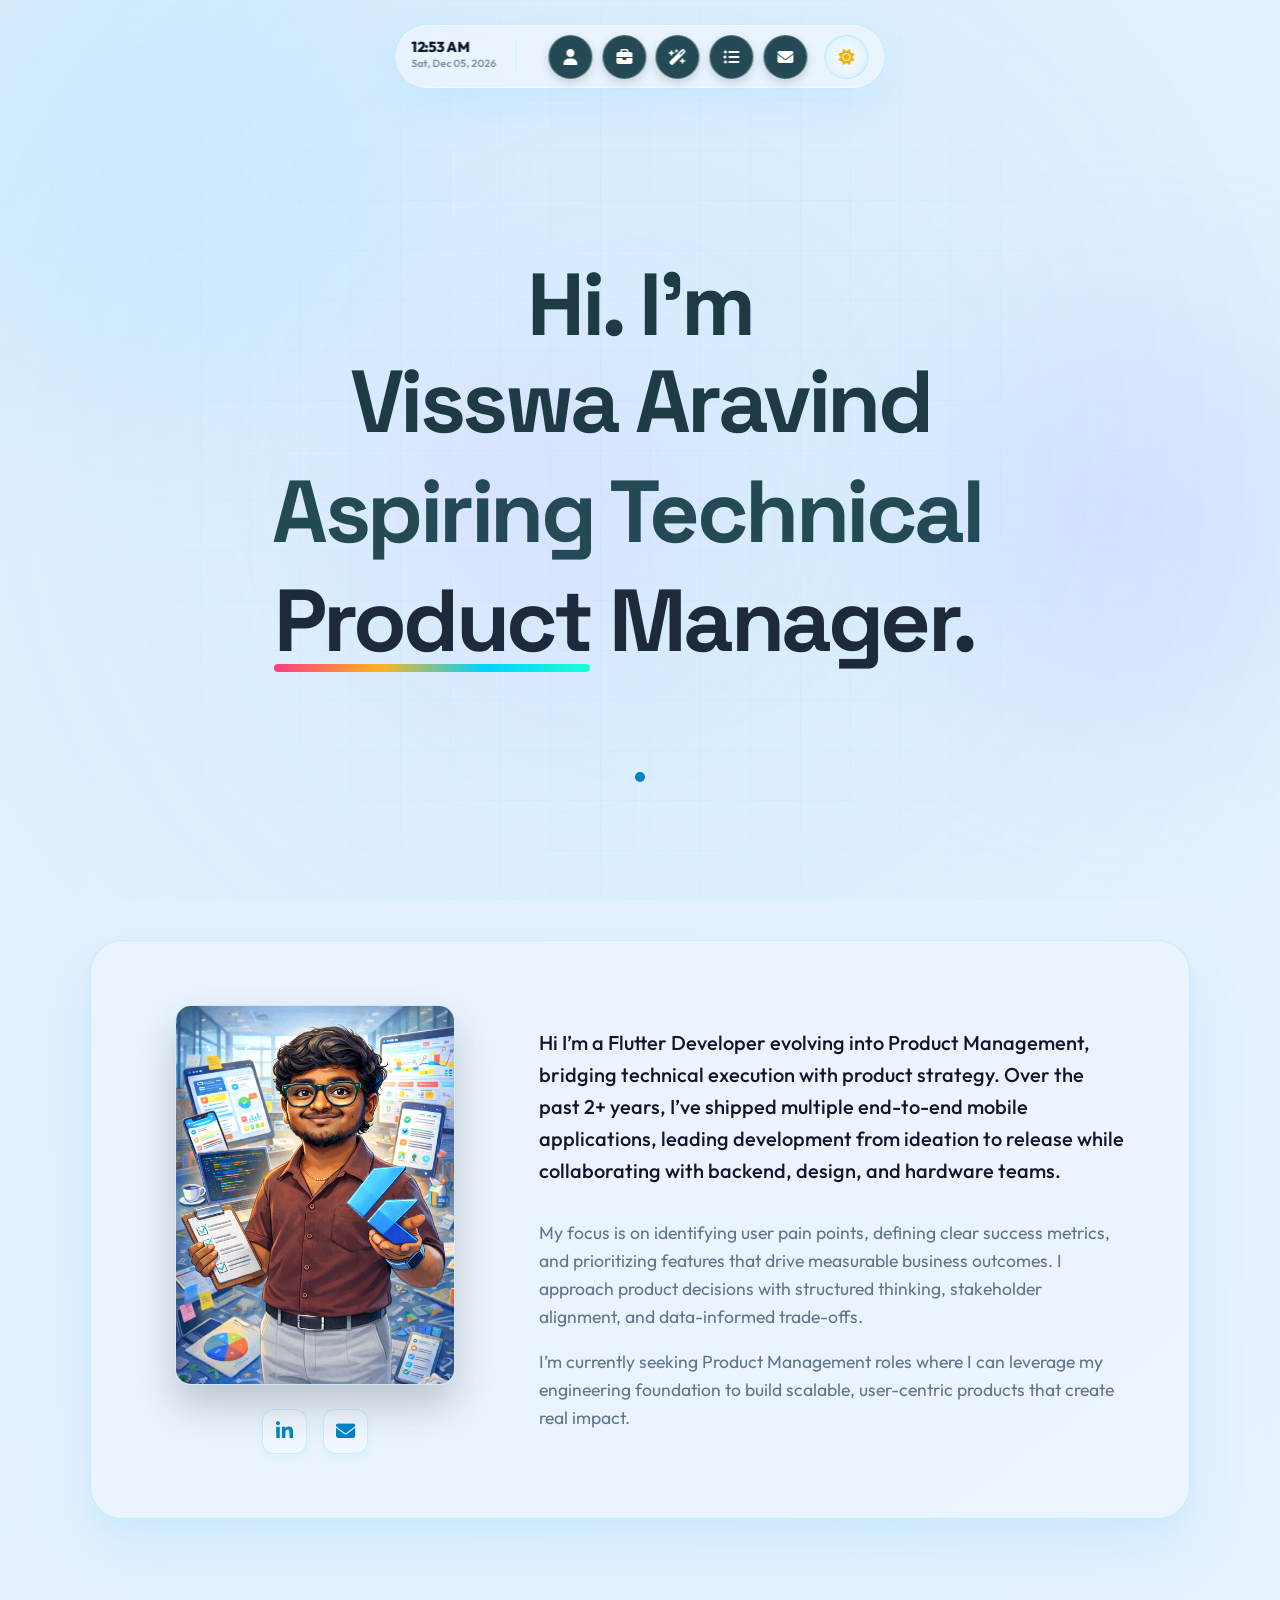
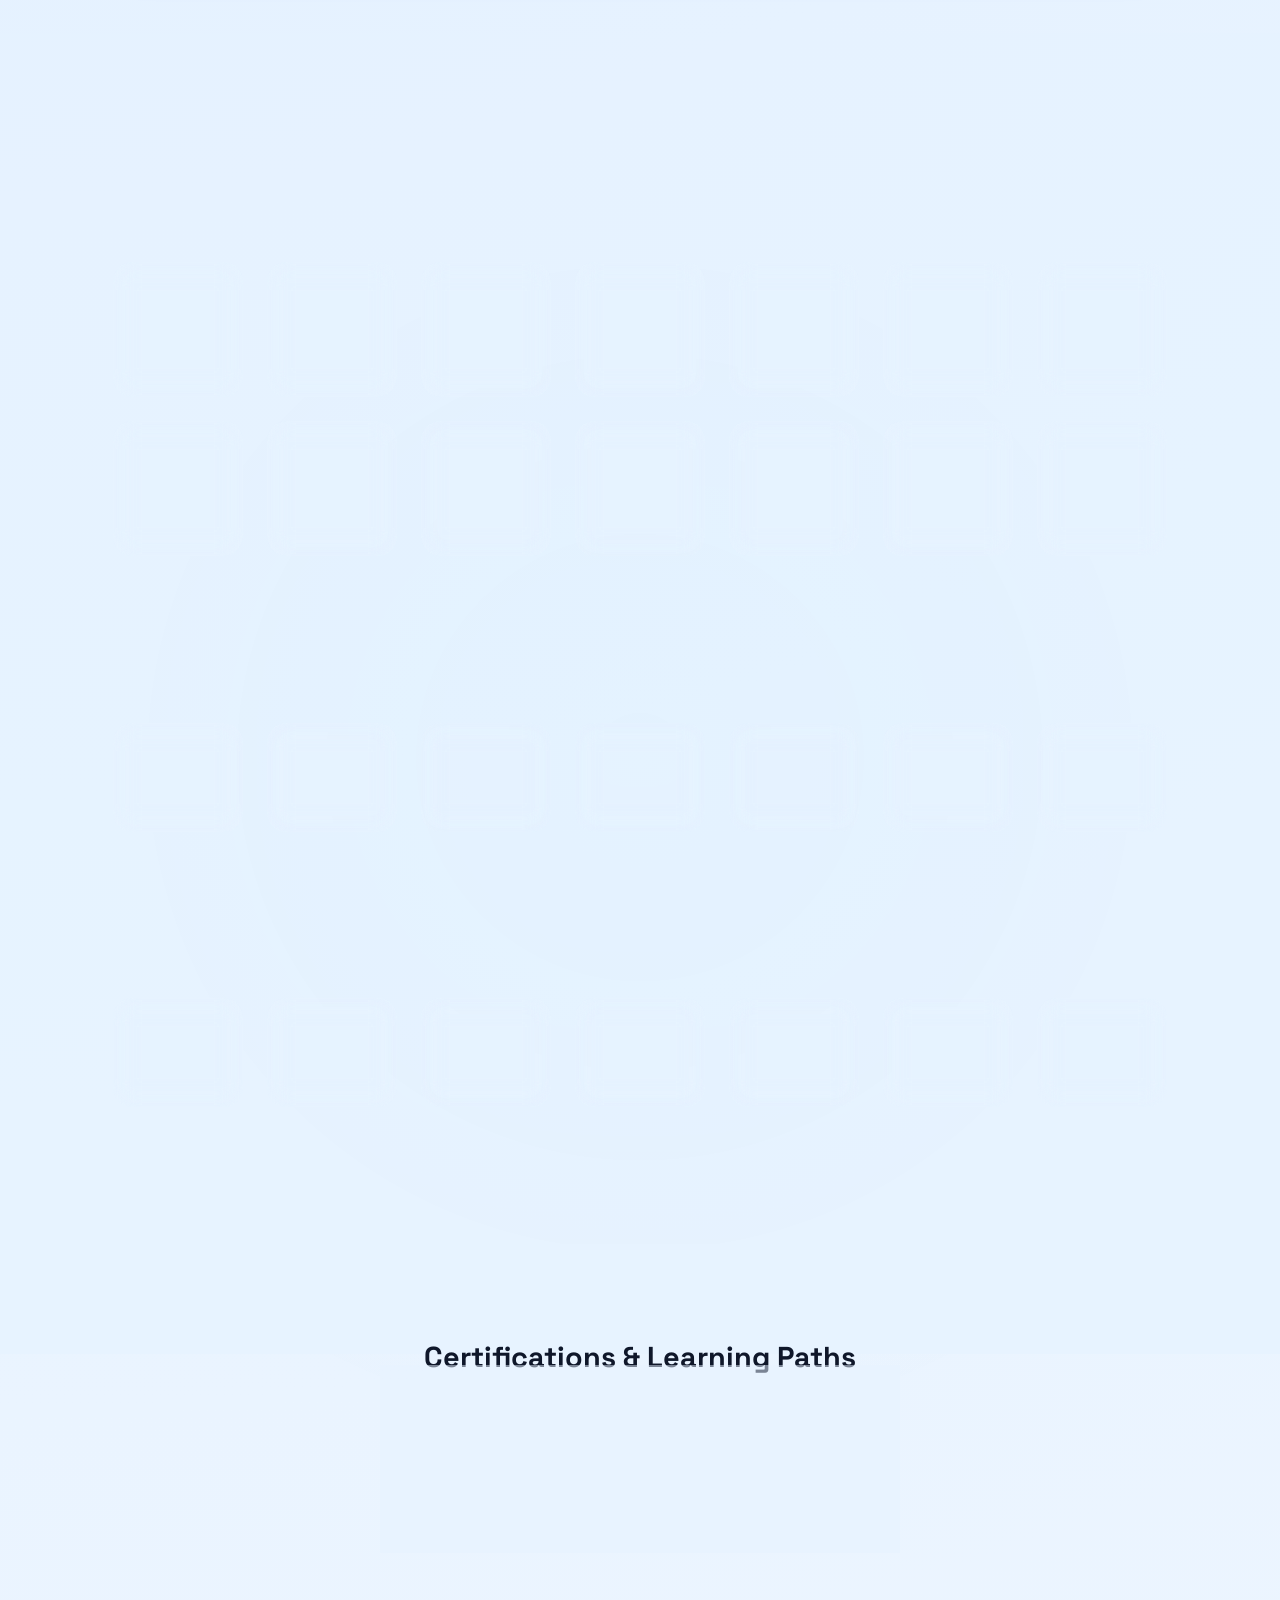
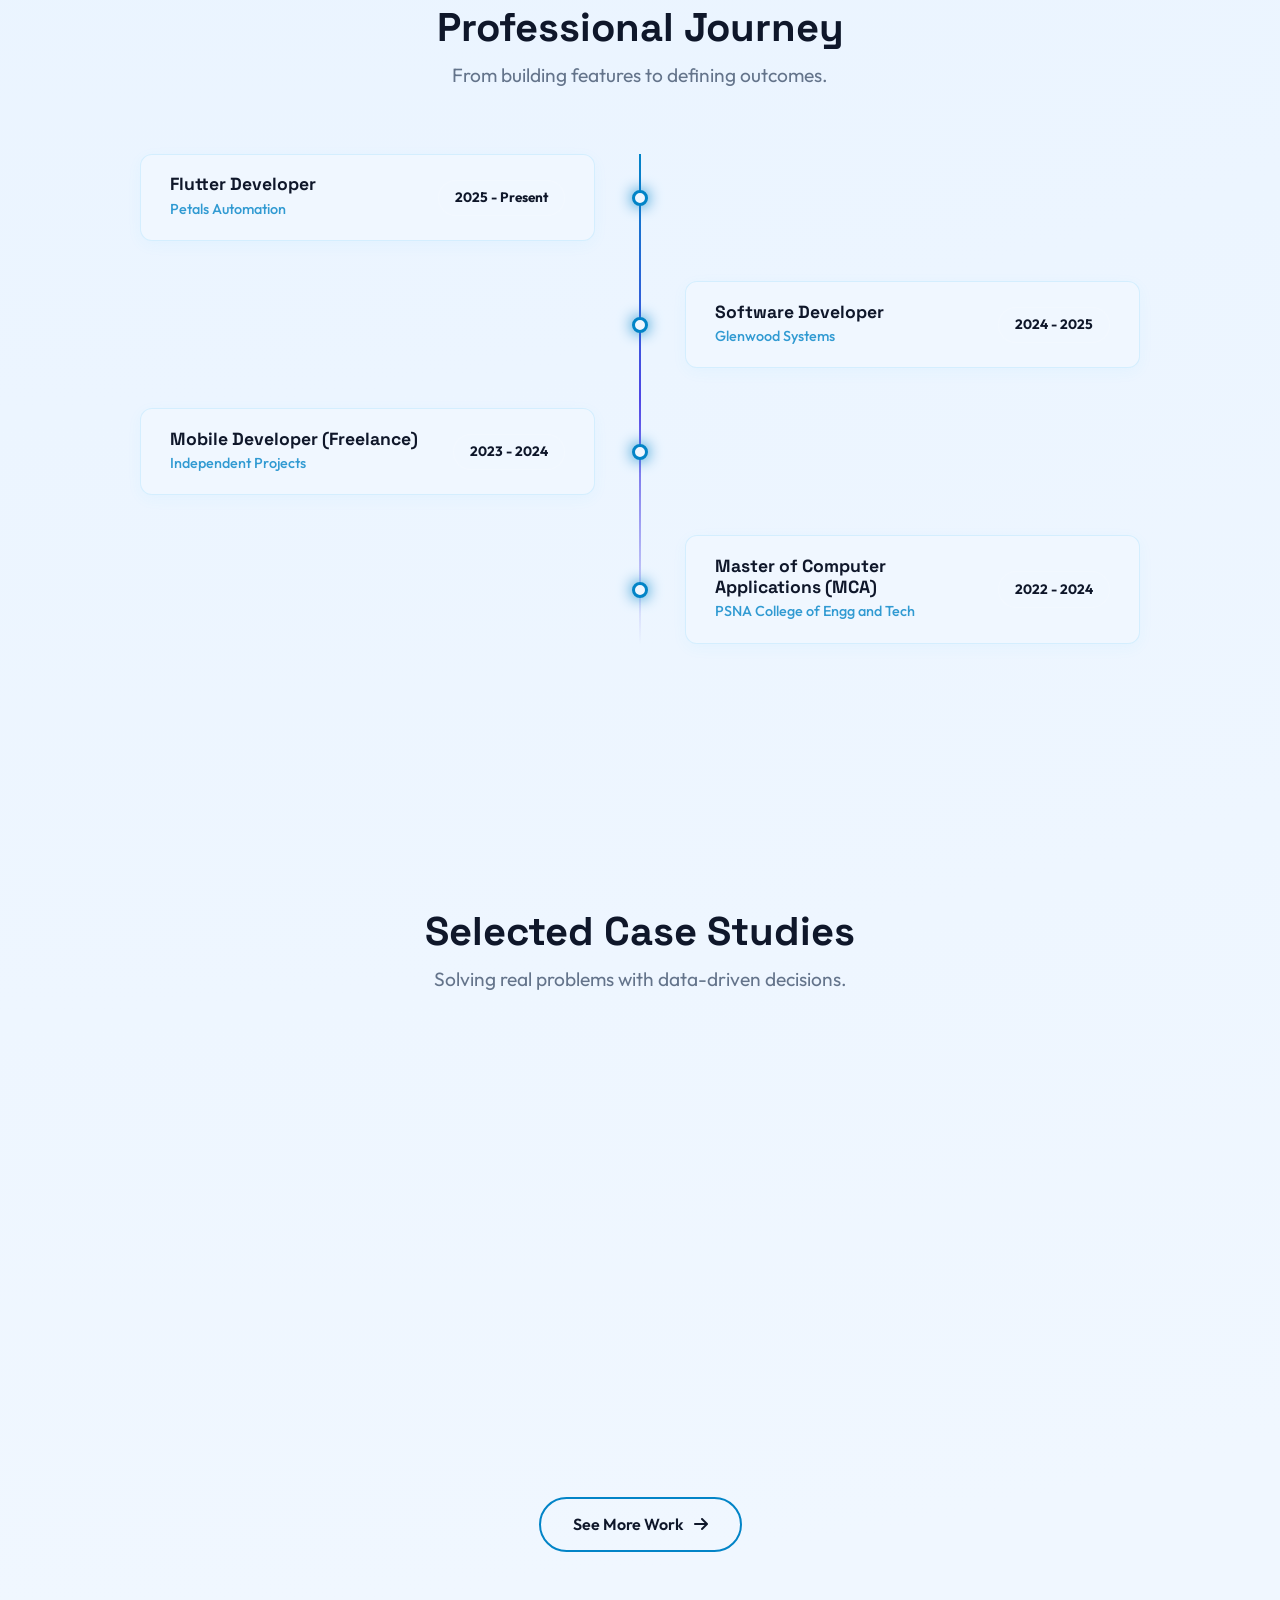
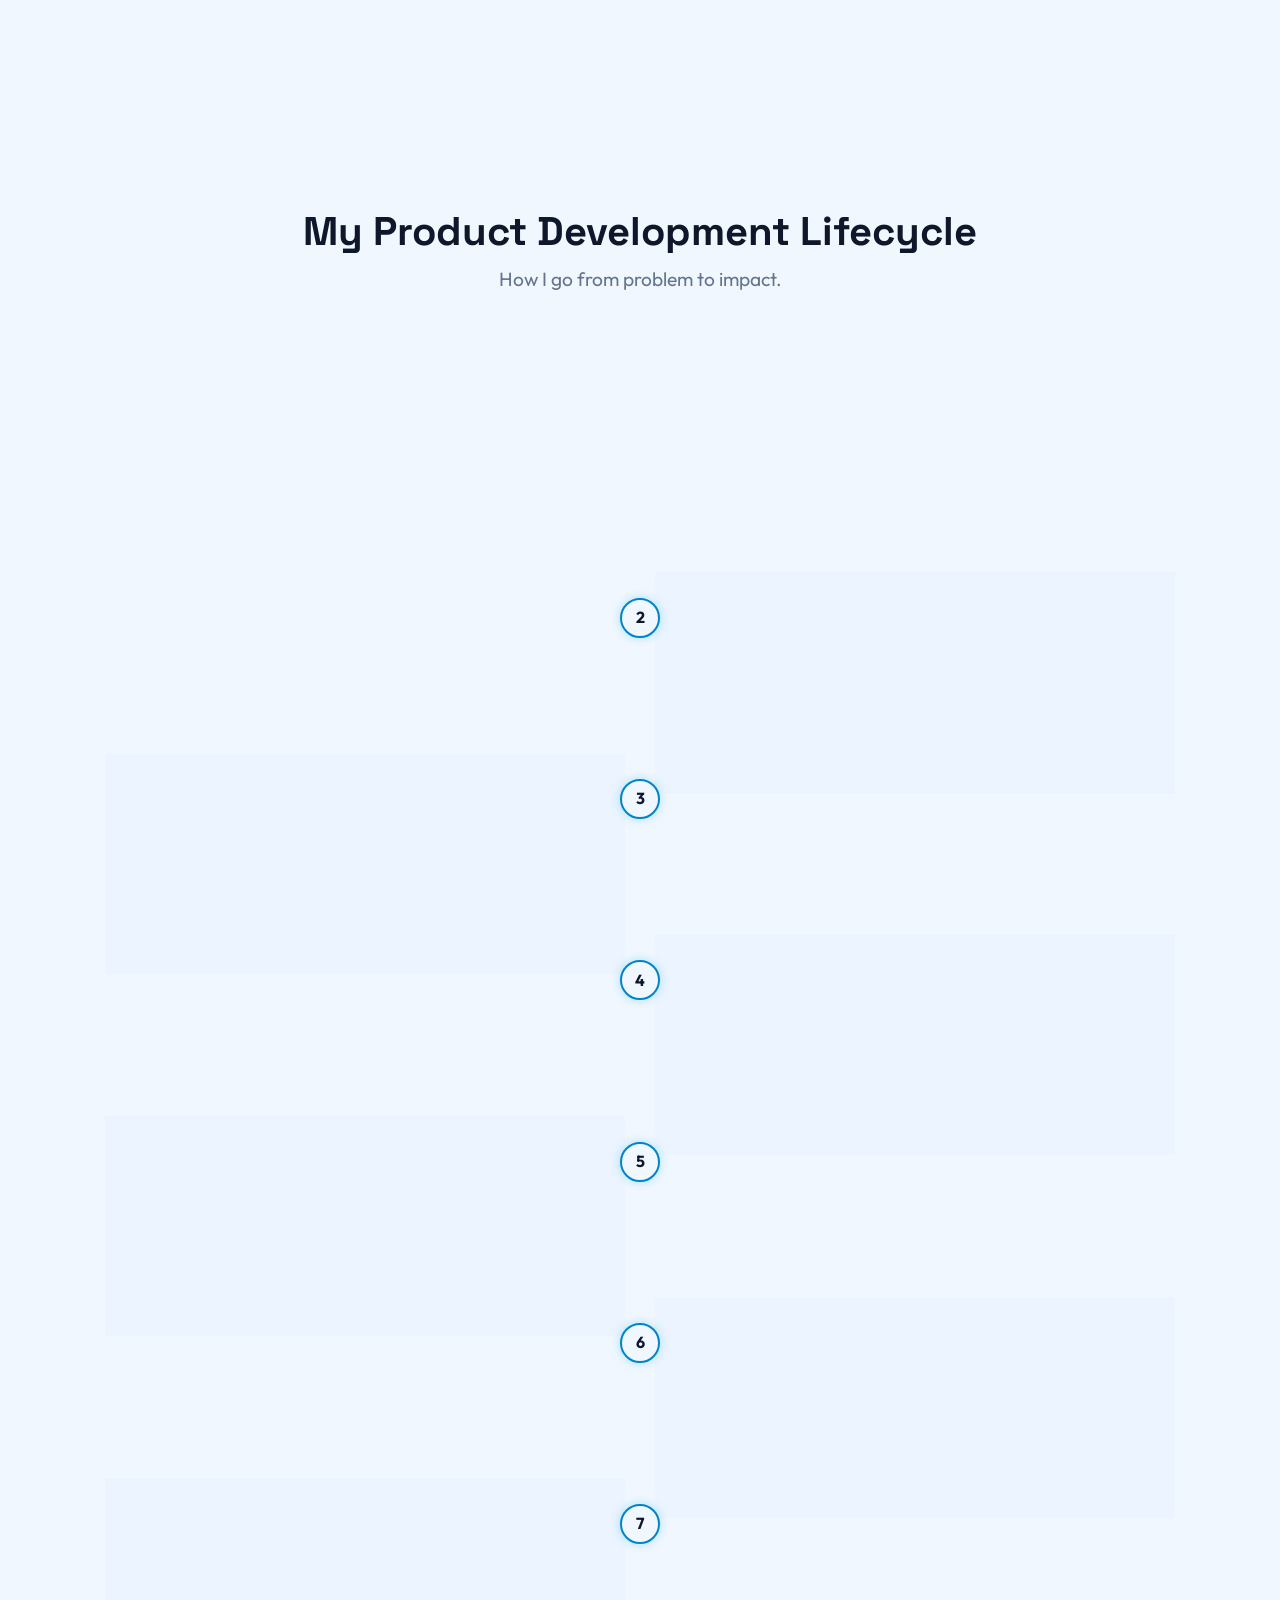
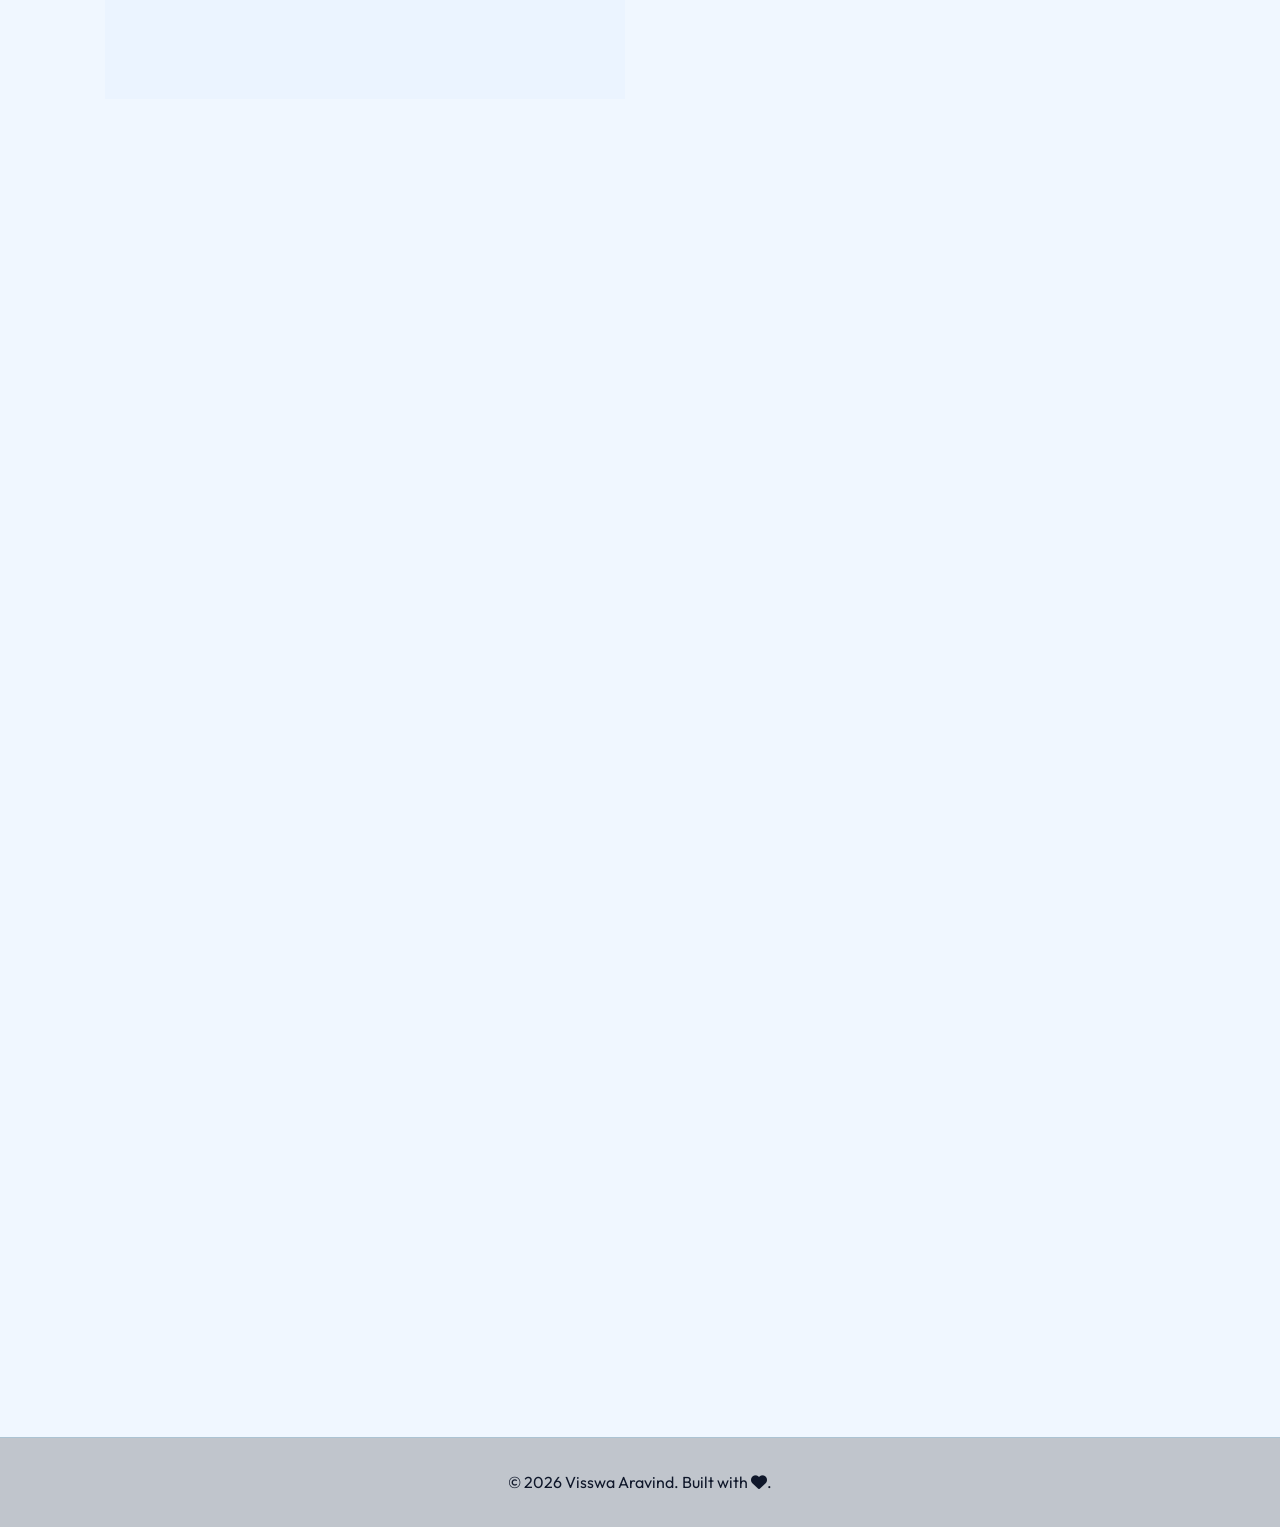
<file: index.html>
<!DOCTYPE html>
<html lang="en">

<head>
    <meta charset="UTF-8">
    <meta name="viewport" content="width=device-width, initial-scale=1.0">
    <title>Product Manager Portfolio | Technical PM</title>
    <meta name="description"
        content="Portfolio of a Flutter Developer transitioning to Product Management. Focus on technical PM, user-centric design, and scalability.">

    <!-- Fonts -->
    <link rel="preconnect" href="https://fonts.googleapis.com">
    <link rel="preconnect" href="https://fonts.gstatic.com" crossorigin>
    <link
        href="https://fonts.googleapis.com/css2?family=Outfit:wght@300;400;500;600;700&family=Space+Grotesk:wght@300;400;500;600;700&display=swap"
        rel="stylesheet">

    <!-- Styles -->
    <link rel="stylesheet" href="styles/style.css?v=2.0">

    <!-- Icons -->
    <link rel="stylesheet" href="https://cdnjs.cloudflare.com/ajax/libs/font-awesome/6.4.0/css/all.min.css">
</head>

<body class="light-theme">

    <!-- Background Elements -->
    <div class="background-container">
        <div class="blob blob-1"></div>
        <div class="blob blob-2"></div>
        <div class="blob blob-3"></div>
        <div class="grid-overlay"></div>
    </div>

    <!-- Floating Pill Navigation (Dynamic & Sticky) -->
    <nav class="pill-nav-container">
        <div class="pill-nav">
            <div class="pill-date-time">
                <div id="live-time" class="time">08:53 AM</div>
                <div id="live-date" class="date">Sun, 15 Feb 2026</div>
            </div>
            <div class="pill-divider"></div>
            <div class="pill-links">
                <a href="#about" class="nav-section-link pill-link active" data-section="about">
                    <i class="fa-solid fa-user"></i>
                    <span>About</span>
                </a>
                <a href="#experience" class="nav-section-link pill-link" data-section="experience"
                    aria-label="Experience">
                    <i class="fa-solid fa-briefcase"></i>
                    <span>Experience</span>
                </a>
                <a href="#skills" class="nav-section-link pill-link" data-section="skills" aria-label="Skills">
                    <i class="fa-solid fa-wand-magic-sparkles"></i>
                    <span>Skills</span>
                </a>
                <a href="#work" class="nav-section-link pill-link" data-section="work" aria-label="Work">
                    <i class="fa-solid fa-list-ul"></i>
                    <span>Case Studies</span>
                </a>
                <a href="#contact" class="nav-section-link pill-link" data-section="contact" aria-label="Contact">
                    <i class="fa-solid fa-envelope"></i>
                    <span>Contact</span>
                </a>
                <button id="theme-toggle" class="pill-link theme-pill" aria-label="Toggle Theme">
                    <i class="fa-solid fa-sun whistle-icon"></i>
                </button>
            </div>
        </div>
    </nav>

    <!-- Main Page Content Wrapper (Animated) -->
    <main id="page-content">

        <!-- Hero Section -->
        <section id="hero" class="hero-section center-aligned">
            <div class="container hero-minimal">
                <div class="hero-text-wrap" data-scroll>
                    <div class="star-icon star-top"><i class="fa-solid fa-star-four-points"></i></div>
                    <h1 class="minimal-title fade-in-up">
                        <span class="hi-text">Hi. I'm <br>Visswa Aravind</span>
                    </h1>

                    <h1 class="minimal-title fade-in-up delay-1">
                        <span class="a-text">Aspiring Technical</span>
                        <span class="star-icon star-mid"><i class="fa-solid fa-star-four-points"></i></span>
                    </h1>
                    <h1 class="minimal-title fade-in-up delay-2">
                        <span class="pm-text">
                            <span class="underline-pm">Product</span> Manager.
                        </span>
                        <span class="star-icon star-mid" style="margin-left: 1rem;"><i
                                class="fa-solid fa-star-four-points"></i></span>
                    </h1>
                </div>

            </div>

            <div class="hero-scroll-indicator">
                <span class="scroll-dot"></span>
            </div>
        </section>

        <section id="about" class="about-section">
            <div class="container glass-card about-card" data-scroll>
                <div class="about-content-wrapper">
                    <div class="about-profile">
                        <div class="profile-arch">
                            <img src="my_img.png" alt="Visswa Aravind">
                        </div>
                        <div class="social-tags">
                            <a href="https://www.linkedin.com/in/visswa-aravind/" target="_blank"
                                rel="noopener noreferrer" class="social-tag">
                                <i class="fa-brands fa-linkedin-in"></i>
                            </a>
                            <a href="mailto:visswaaravind@gmail.com" class="social-tag">
                                <i class="fa-solid fa-envelope"></i>
                            </a>
                        </div>
                    </div>
                    <div class="about-main">
                        <p class="about-description">
                            Hi I’m a Flutter Developer evolving into Product Management, bridging
                            technical execution with
                            product strategy. Over the past 2+ years, I’ve shipped multiple end-to-end mobile
                            applications, leading development from ideation to release while collaborating with backend,
                            design, and hardware teams.
                        </p>
                        <p class="about-description secondary">
                            My focus is on identifying user pain points, defining clear success metrics, and
                            prioritizing features that drive measurable business outcomes. I approach product decisions
                            with structured thinking, stakeholder alignment, and data-informed trade-offs.
                        </p>
                        <p class="about-description secondary" style="margin-top: 1rem;">
                            I’m currently seeking Product Management roles where I can leverage my engineering
                            foundation to build scalable, user-centric products that create real impact.
                        </p>
                    </div>
                </div>
            </div>
        </section>




        <!-- Skills Section (Redesigned) -->
        <section id="skills" class="skills-section">
            <div class="container">

                <div class="skills-box">
                    <!-- 1. Product Management Skills -->
                    <div class="skills-group" data-scroll>
                        <h2 class="skills-group-title">
                            Product Management Skills
                            <span class="title-stars"><i class="fa-solid fa-wand-magic-sparkles"></i></span>
                        </h2>

                        <!-- Row 1: 19 Skills -->
                        <div class="skills-soft-grid scroll-19">
                            <!-- Original Items -->
                            <div class="skill-soft-card"><i class="fa-solid fa-chart-line"></i><span>Product
                                    Analytics</span></div>
                            <div class="skill-soft-card"><i class="fa-solid fa-flask"></i><span>A/B Testing</span></div>
                            <div class="skill-soft-card"><i class="fa-solid fa-bullseye"></i><span>KPI & Metrics
                                    Tracking</span></div>
                            <div class="skill-soft-card"><i class="fa-solid fa-magnifying-glass"></i><span>User
                                    Research</span></div>
                            <div class="skill-soft-card"><i class="fa-solid fa-route"></i><span>Customer Journey
                                    Mapping</span></div>
                            <div class="skill-soft-card"><i class="fa-solid fa-vial"></i><span>Hypothesis Testing</span>
                            </div>
                            <div class="skill-soft-card"><i class="fa-solid fa-arrows-rotate"></i><span>Agile &
                                    Scrum</span></div>
                            <div class="skill-soft-card"><i class="fa-solid fa-list-check"></i><span>Backlog
                                    Prioritization</span></div>
                            <div class="skill-soft-card"><i class="fa-solid fa-file-lines"></i><span>PRD Writing</span>
                            </div>
                            <div class="skill-soft-card"><i class="fa-solid fa-calendar-check"></i><span>Sprint
                                    Planning</span></div>
                            <div class="skill-soft-card"><i class="fa-solid fa-eye"></i><span>Product Vision</span>
                            </div>
                            <div class="skill-soft-card"><i class="fa-solid fa-flag-checkered"></i><span>OKRs & Goal
                                    Setting</span></div>
                            <div class="skill-soft-card"><i class="fa-solid fa-chess"></i><span>Competitive
                                    Analysis</span></div>
                            <div class="skill-soft-card"><i class="fa-solid fa-globe"></i><span>Market Research</span>
                            </div>
                            <div class="skill-soft-card"><i class="fa-solid fa-chart-pie"></i><span>Growth
                                    Strategy</span></div>
                            <div class="skill-soft-card"><i class="fa-solid fa-rocket"></i><span>Go-To-Market
                                    Strategy</span></div>
                            <div class="skill-soft-card"><i class="fa-solid fa-sack-dollar"></i><span>Revenue
                                    Strategy</span></div>
                            <div class="skill-soft-card"><i class="fa-solid fa-handshake"></i><span>Customer
                                    Retention</span></div>
                            <div class="skill-soft-card"><i class="fa-solid fa-vials"></i><span>Experimentation</span>
                            </div>

                            <!-- Duplicated for Loop -->
                            <div class="skill-soft-card"><i class="fa-solid fa-chart-line"></i><span>Product
                                    Analytics</span></div>
                            <div class="skill-soft-card"><i class="fa-solid fa-flask"></i><span>A/B Testing</span></div>
                            <div class="skill-soft-card"><i class="fa-solid fa-bullseye"></i><span>KPI & Metrics
                                    Tracking</span></div>
                            <div class="skill-soft-card"><i class="fa-solid fa-magnifying-glass"></i><span>User
                                    Research</span></div>
                            <div class="skill-soft-card"><i class="fa-solid fa-route"></i><span>Customer Journey
                                    Mapping</span></div>
                            <div class="skill-soft-card"><i class="fa-solid fa-vial"></i><span>Hypothesis Testing</span>
                            </div>
                            <div class="skill-soft-card"><i class="fa-solid fa-arrows-rotate"></i><span>Agile &
                                    Scrum</span></div>
                            <div class="skill-soft-card"><i class="fa-solid fa-list-check"></i><span>Backlog
                                    Prioritization</span></div>
                            <div class="skill-soft-card"><i class="fa-solid fa-file-lines"></i><span>PRD Writing</span>
                            </div>
                            <div class="skill-soft-card"><i class="fa-solid fa-calendar-check"></i><span>Sprint
                                    Planning</span></div>
                            <div class="skill-soft-card"><i class="fa-solid fa-eye"></i><span>Product Vision</span>
                            </div>
                            <div class="skill-soft-card"><i class="fa-solid fa-flag-checkered"></i><span>OKRs & Goal
                                    Setting</span></div>
                            <div class="skill-soft-card"><i class="fa-solid fa-chess"></i><span>Competitive
                                    Analysis</span></div>
                            <div class="skill-soft-card"><i class="fa-solid fa-globe"></i><span>Market Research</span>
                            </div>
                            <div class="skill-soft-card"><i class="fa-solid fa-chart-pie"></i><span>Growth
                                    Strategy</span></div>
                            <div class="skill-soft-card"><i class="fa-solid fa-rocket"></i><span>Go-To-Market
                                    Strategy</span></div>
                            <div class="skill-soft-card"><i class="fa-solid fa-sack-dollar"></i><span>Revenue
                                    Strategy</span></div>
                            <div class="skill-soft-card"><i class="fa-solid fa-handshake"></i><span>Customer
                                    Retention</span></div>
                            <div class="skill-soft-card"><i class="fa-solid fa-vials"></i><span>Experimentation</span>
                            </div>
                        </div>

                        <!-- Row 2: 18 Skills (including 10 New ones) -->
                        <div class="skills-soft-grid scroll-19-rev">
                            <!-- New & Remaining Items -->
                            <div class="skill-soft-card"><i class="fa-solid fa-ranking-star"></i><span>Feature
                                    Prioritization</span></div>
                            <div class="skill-soft-card"><i class="fa-solid fa-compass"></i><span>Product
                                    Discovery</span></div>
                            <div class="skill-soft-card"><i
                                    class="fa-solid fa-pencil-ruler"></i><span>Wireframing</span></div>
                            <div class="skill-soft-card"><i class="fa-solid fa-comments"></i><span>Customer Feedback
                                    Analysis</span></div>
                            <div class="skill-soft-card"><i class="fa-solid fa-database"></i><span>Data-Driven Decision
                                    Making</span></div>
                            <div class="skill-soft-card"><i class="fa-solid fa-triangle-exclamation"></i><span>Risk
                                    Management</span></div>
                            <div class="skill-soft-card"><i class="fa-solid fa-box-open"></i><span>Release
                                    Management</span></div>
                            <div class="skill-soft-card"><i class="fa-solid fa-layer-group"></i><span>Platform
                                    Strategy</span></div>
                            <div class="skill-soft-card"><i class="fa-solid fa-plug"></i><span>API & Integrations</span>
                            </div>
                            <div class="skill-soft-card"><i class="fa-solid fa-map-location-dot"></i><span>Roadmap
                                    Communication</span></div>
                            <div class="skill-soft-card"><i class="fa-solid fa-seedling"></i><span>Product-Led
                                    Growth</span></div>
                            <div class="skill-soft-card"><i class="fa-solid fa-people-group"></i><span>Cross-Functional
                                    Leadership</span></div>
                            <div class="skill-soft-card"><i class="fa-solid fa-pen-nib"></i><span>Prototyping</span>
                            </div>
                            <div class="skill-soft-card"><i class="fa-solid fa-heart"></i><span>UI/UX Expertise</span>
                            </div>
                            <div class="skill-soft-card"><i class="fa-solid fa-users-gear"></i><span>Stakeholder
                                    Management</span></div>
                            <div class="skill-soft-card"><i class="fa-solid fa-diagram-project"></i><span>Project
                                    Management</span></div>
                            <div class="skill-soft-card"><i class="fa-solid fa-microchip"></i><span>AI for PMs</span>
                            </div>
                            <div class="skill-soft-card"><i class="fa-solid fa-map"></i><span>Roadmapping</span></div>
                            <div class="skill-soft-card"><i class="fa-solid fa-chess-knight"></i><span>Product
                                    Strategy</span></div>

                            <!-- Duplicated for Loop -->
                            <div class="skill-soft-card"><i class="fa-solid fa-ranking-star"></i><span>Feature
                                    Prioritization</span></div>
                            <div class="skill-soft-card"><i class="fa-solid fa-compass"></i><span>Product
                                    Discovery</span></div>
                            <div class="skill-soft-card"><i
                                    class="fa-solid fa-pencil-ruler"></i><span>Wireframing</span></div>
                            <div class="skill-soft-card"><i class="fa-solid fa-comments"></i><span>Customer Feedback
                                    Analysis</span></div>
                            <div class="skill-soft-card"><i class="fa-solid fa-database"></i><span>Data-Driven Decision
                                    Making</span></div>
                            <div class="skill-soft-card"><i class="fa-solid fa-triangle-exclamation"></i><span>Risk
                                    Management</span></div>
                            <div class="skill-soft-card"><i class="fa-solid fa-box-open"></i><span>Release
                                    Management</span></div>
                            <div class="skill-soft-card"><i class="fa-solid fa-layer-group"></i><span>Platform
                                    Strategy</span></div>
                            <div class="skill-soft-card"><i class="fa-solid fa-plug"></i><span>API & Integrations</span>
                            </div>
                            <div class="skill-soft-card"><i class="fa-solid fa-map-location-dot"></i><span>Roadmap
                                    Communication</span></div>
                            <div class="skill-soft-card"><i class="fa-solid fa-seedling"></i><span>Product-Led
                                    Growth</span></div>
                            <div class="skill-soft-card"><i class="fa-solid fa-people-group"></i><span>Cross-Functional
                                    Leadership</span></div>
                            <div class="skill-soft-card"><i class="fa-solid fa-pen-nib"></i><span>Prototyping</span>
                            </div>
                            <div class="skill-soft-card"><i class="fa-solid fa-heart"></i><span>UI/UX Expertise</span>
                            </div>
                            <div class="skill-soft-card"><i class="fa-solid fa-users-gear"></i><span>Stakeholder
                                    Management</span></div>
                            <div class="skill-soft-card"><i class="fa-solid fa-diagram-project"></i><span>Project
                                    Management</span></div>
                            <div class="skill-soft-card"><i class="fa-solid fa-microchip"></i><span>AI for PMs</span>
                            </div>
                            <div class="skill-soft-card"><i class="fa-solid fa-map"></i><span>Roadmapping</span></div>
                            <div class="skill-soft-card"><i class="fa-solid fa-chess-knight"></i><span>Product
                                    Strategy</span></div>
                        </div>
                    </div>

                    <!-- 2. Technical Skills -->
                    <div class="skills-group" data-scroll>
                        <h2 class="skills-group-title">
                            Technical Skills
                            <span class="title-stars"><i class="fa-solid fa-sparkles"></i></span>
                        </h2>
                        <div class="skills-soft-grid scroll-8">
                            <!-- New List -->
                            <div class="skill-soft-card"><img src="assets/icons/flutter.png" alt="Flutter"
                                    class="skill-icon"><span>Flutter</span></div>
                            <div class="skill-soft-card"><img src="assets/icons/Dart.png" alt="Dart"
                                    class="skill-icon"><span>Dart</span></div>
                            <div class="skill-soft-card"><img src="assets/icons/Java.png" alt="Java"
                                    class="skill-icon"><span>Java</span></div>
                            <div class="skill-soft-card"><img src="assets/icons/kotlin.png" alt="Kotlin"
                                    class="skill-icon"><span>Kotlin</span></div>
                            <div class="skill-soft-card"><i class="fa-solid fa-server icon-api"></i><span>Rest
                                    API</span>
                            </div>
                            <div class="skill-soft-card"><i class="fa-brands fa-git-alt icon-git"></i><span>Git</span>
                            </div>
                            <div class="skill-soft-card"><img src="assets/icons/firebase.png" alt="Firebase"
                                    class="skill-icon"><span>Firebase</span></div>
                            <div class="skill-soft-card"><i class="fa-solid fa-database icon-sql"></i><span>SQL</span>
                            </div>
                            <!-- Duplicated -->
                            <div class="skill-soft-card"><img src="assets/icons/flutter.png" alt="Flutter"
                                    class="skill-icon"><span>Flutter</span></div>
                            <div class="skill-soft-card"><img src="assets/icons/Dart.png" alt="Dart"
                                    class="skill-icon"><span>Dart</span></div>
                            <div class="skill-soft-card"><img src="assets/icons/Java.png" alt="Java"
                                    class="skill-icon"><span>Java</span></div>
                            <div class="skill-soft-card"><img src="assets/icons/kotlin.png" alt="Kotlin"
                                    class="skill-icon"><span>Kotlin</span></div>
                            <div class="skill-soft-card"><i class="fa-solid fa-server icon-api"></i><span>Rest
                                    API</span>
                            </div>
                            <div class="skill-soft-card"><i class="fa-brands fa-git-alt icon-git"></i><span>Git</span>
                            </div>
                            <div class="skill-soft-card"><img src="assets/icons/firebase.png" alt="Firebase"
                                    class="skill-icon"><span>Firebase</span></div>
                            <div class="skill-soft-card"><i class="fa-solid fa-database icon-sql"></i><span>SQL</span>
                            </div>
                        </div>
                    </div>

                    <!-- 3. Tools -->
                    <div class="skills-group" data-scroll>
                        <h2 class="skills-group-title">
                            Tools
                            <span class="title-stars"><i class="fa-solid fa-screwdriver-wrench"></i></span>
                        </h2>
                        <div class="skills-soft-grid scroll-16">
                            <!-- Original Items -->
                            <div class="skill-soft-card"><i
                                    class="fa-brands fa-github icon-github"></i><span>GitHub</span>
                            </div>
                            <div class="skill-soft-card"><img src="assets/icons/postman.png" alt="Postman"
                                    class="skill-icon"><span>Postman</span></div>
                            <div class="skill-soft-card"><img src="assets/icons/android-studio.png" alt="Android Studio"
                                    class="skill-icon"><span>Android Studio</span></div>
                            <div class="skill-soft-card"><img src="assets/icons/Xcode.png" alt="Xcode"
                                    class="skill-icon"><span>Xcode</span></div>
                            <div class="skill-soft-card"><img src="assets/icons/vscode.png" alt="VS Code"
                                    class="skill-icon"><span>VS Code</span></div>
                            <div class="skill-soft-card"><img src="assets/icons/jira.png" alt="Jira"
                                    class="skill-icon"><span>Jira</span></div>
                            <div class="skill-soft-card"><img src="assets/icons/Confluence.png" alt="Confluence"
                                    class="skill-icon"><span>Confluence</span></div>
                            <div class="skill-soft-card"><img src="assets/icons/bitrix24.png" alt="Bitrix"
                                    class="skill-icon"><span>Bitrix</span></div>
                            <div class="skill-soft-card"><img src="assets/icons/miro.png" alt="Miro"
                                    class="skill-icon"><span>Miro</span></div>
                            <div class="skill-soft-card"><img src="assets/icons/Figma.png" alt="Figma"
                                    class="skill-icon"><span>Figma</span></div>
                            <div class="skill-soft-card"><img src="assets/icons/Slack.png" alt="Slack"
                                    class="skill-icon"><span>Slack</span></div>
                            <div class="skill-soft-card"><img src="assets/icons/Canva.png" alt="Canva"
                                    class="skill-icon"><span>Canva</span></div>
                            <div class="skill-soft-card"><img src="assets/icons/visily.png" alt="Visily AI"
                                    class="skill-icon"><span>Visily AI</span></div>
                            <div class="skill-soft-card"><img src="assets/icons/chatgpt.png" alt="ChatGPT"
                                    class="skill-icon"><span>ChatGPT</span></div>
                            <div class="skill-soft-card"><i
                                    class="fa-solid fa-wand-magic-sparkles icon-ai-alt"></i><span>Stitch AI</span></div>
                            <div class="skill-soft-card"><img src="assets/icons/Antigravity.jpg" alt="Antigravity"
                                    class="skill-icon"><span>Antigravity</span></div>
                            <div class="skill-soft-card"><img src="assets/icons/shorebird.png" alt="ShoreBird"
                                    class="skill-icon"><span>Shore Bird</span></div>

                            <!-- Duplicated for Loop -->
                            <div class="skill-soft-card"><i
                                    class="fa-brands fa-github icon-github"></i><span>GitHub</span>
                            </div>
                            <div class="skill-soft-card"><img src="assets/icons/postman.png" alt="Postman"
                                    class="skill-icon"><span>Postman</span></div>
                            <div class="skill-soft-card"><img src="assets/icons/android-studio.png" alt="Android Studio"
                                    class="skill-icon"><span>Android Studio</span></div>
                            <div class="skill-soft-card"><img src="assets/icons/Xcode.png" alt="Xcode"
                                    class="skill-icon"><span>Xcode</span></div>
                            <div class="skill-soft-card"><img src="assets/icons/vscode.png" alt="VS Code"
                                    class="skill-icon"><span>VS Code</span></div>
                            <div class="skill-soft-card"><img src="assets/icons/jira.png" alt="Jira"
                                    class="skill-icon"><span>Jira</span></div>
                            <div class="skill-soft-card"><img src="assets/icons/Confluence.png" alt="Confluence"
                                    class="skill-icon"><span>Confluence</span></div>
                            <div class="skill-soft-card"><img src="assets/icons/bitrix24.png" alt="Bitrix"
                                    class="skill-icon"><span>Bitrix</span></div>
                            <div class="skill-soft-card"><img src="assets/icons/miro.png" alt="Miro"
                                    class="skill-icon"><span>Miro</span></div>
                            <div class="skill-soft-card"><img src="assets/icons/Figma.png" alt="Figma"
                                    class="skill-icon"><span>Figma</span></div>
                            <div class="skill-soft-card"><img src="assets/icons/Slack.png" alt="Slack"
                                    class="skill-icon"><span>Slack</span></div>
                            <div class="skill-soft-card"><img src="assets/icons/Canva.png" alt="Canva"
                                    class="skill-icon"><span>Canva</span></div>
                            <div class="skill-soft-card"><img src="assets/icons/visily.png" alt="Visily AI"
                                    class="skill-icon"><span>Visily AI</span></div>
                            <div class="skill-soft-card"><img src="assets/icons/chatgpt.png" alt="ChatGPT"
                                    class="skill-icon"><span>ChatGPT</span></div>
                            <div class="skill-soft-card"><i
                                    class="fa-solid fa-wand-magic-sparkles icon-ai-alt"></i><span>Stitch AI</span></div>
                            <div class="skill-soft-card"><img src="assets/icons/Antigravity.jpg" alt="Antigravity"
                                    class="skill-icon"><span>Antigravity</span></div>
                            <div class="skill-soft-card"><img src="assets/icons/shorebird.png" alt="ShoreBird"
                                    class="skill-icon"><span>Shore Bird</span></div>
                        </div>
                    </div>
                </div> <!-- End of Skills Box -->

                <!-- Certifications Sub-section -->
                <div class="certifications-wrap" data-scroll style="margin-top: 2rem;">
                    <h3 class="center-text" style="font-size: 1.8rem; margin-bottom: 0.5rem;">Certifications & Learning
                        Paths
                    </h3>
                    <div class="cert-grid" style="margin-top: 1rem;">
                        <div class="glass-card cert-item hover-glow">
                            <div class="cert-icon"><i class="fa-solid fa-laptop-code"></i></div>
                            <div class="cert-info">
                                <h4>Master Product Management by actually building a Product</h4>
                                <span>Udemy</span>
                            </div>
                        </div>
                    </div>
                </div>
            </div> <!-- End of Skills Container -->
            </div>
        </section>




        <!-- Experience Section -->
        <section id="experience" class="experience-section">
            <div class="container">
                <div class="section-header center-text" data-scroll>
                    <h2 class="section-title">Professional Journey</h2>
                    <p class="section-desc">From building features to defining outcomes.</p>
                </div>

                <div class="experience-timeline">
                    <!-- Petals Automation -->
                    <div class="exp-item fade-in-left" data-scroll>
                        <div class="exp-dot"></div>
                        <div class="exp-content glass-card hover-glow">
                            <div class="exp-header">
                                <div class="exp-role-wrap">
                                    <h3>Flutter Developer</h3>
                                    <span class="exp-company">Petals Automation</span>
                                </div>
                                <span class="exp-date">2025 - Present</span>
                            </div>
                        </div>
                    </div>

                    <!-- Glenwood Systems -->
                    <div class="exp-item fade-in-right" data-scroll>
                        <div class="exp-dot"></div>
                        <div class="exp-content glass-card hover-glow">
                            <div class="exp-header">
                                <div class="exp-role-wrap">
                                    <h3>Software Developer</h3>
                                    <span class="exp-company">Glenwood Systems</span>
                                </div>
                                <span class="exp-date">2024 - 2025</span>
                            </div>
                        </div>
                    </div>

                    <!-- Freelance -->
                    <div class="exp-item fade-in-left" data-scroll>
                        <div class="exp-dot"></div>
                        <div class="exp-content glass-card hover-glow">
                            <div class="exp-header">
                                <div class="exp-role-wrap">
                                    <h3>Mobile Developer (Freelance)</h3>
                                    <span class="exp-company">Independent Projects</span>
                                </div>
                                <span class="exp-date">2023 - 2024</span>
                            </div>
                        </div>
                    </div>

                    <!-- Education -->
                    <div class="exp-item fade-in-right" data-scroll>
                        <div class="exp-dot"></div>
                        <div class="exp-content glass-card hover-glow">
                            <div class="exp-header">
                                <div class="exp-role-wrap">
                                    <h3>Master of Computer Applications (MCA)</h3>
                                    <span class="exp-company">PSNA College of Engg and Tech</span>
                                </div>
                                <span class="exp-date">2022 - 2024</span>
                            </div>
                        </div>
                    </div>
                </div>
            </div>
        </section>

        <!-- Case Studies Section -->

        <section id="work" class="work-section">
            <div class="container">
                <div class="section-header center-text" data-scroll>
                    <h2 class="section-title">Selected Case Studies</h2>
                    <p class="section-desc">Solving real problems with data-driven decisions.</p>
                </div>
                <div class="portfolio-grid">
                    <!-- 1. Rentsomeware -->
                    <article class="portfolio-card glass-card hover-lift hover-shine fade-in-up" data-scroll
                        onclick="window.location.href='projects/rentsomeware.html'" style="cursor: pointer;">
                        <div class="project-image-preview" style="background: #ffffff; padding: 0;">
                            <img src="assets/featureGraphic/rentsomeware.png" alt="Rentsomeware" class="feature-graphic"
                                style="object-fit: contain; width: 100%; height: 100%;">
                        </div>
                        <div class="project-content-compact">
                            <h3>Rentsomeware</h3>
                            <p class="mini-desc">Peer-to-peer rental platform combining social media and e-commerce for
                                a trusted community.</p>
                            <div class="btn-text">Read Case Study <i class="fa-solid fa-arrow-right"></i></div>
                        </div>
                    </article>

                    <!-- 2. IoT Cloud App -->
                    <article class="portfolio-card glass-card hover-lift hover-shine fade-in-up delay-1" data-scroll
                        onclick="window.location.href='projects/iot-cloud.html'" style="cursor: pointer;">
                        <div class="project-image-preview">
                            <img src="assets/featureGraphic/iot_cloud.png" alt="IoT Cloud App" class="feature-graphic">
                        </div>
                        <div class="project-content-compact">
                            <h3>Spell-IOT</h3>
                            <p class="mini-desc">Universal dashboard platform for managing and visualizing diverse IoT
                                devices.</p>
                            <div class="btn-text">Read Case Study <i class="fa-solid fa-arrow-right"></i></div>
                        </div>
                    </article>

                    <!-- 3. MIS Report App -->
                    <article class="portfolio-card glass-card hover-lift hover-shine fade-in-up delay-2" data-scroll
                        onclick="window.location.href='projects/mis-mobile.html'" style="cursor: pointer;">
                        <div class="project-image-preview">
                            <img src="assets/featureGraphic/MisReport.png" alt="MIS Report App" class="feature-graphic">
                        </div>
                        <div class="project-content-compact">
                            <h3>MIS Report App</h3>
                            <p class="mini-desc">Mobile application designed to help law firms manage and review legal
                                case information efficiently.</p>
                            <div class="btn-text">Read Case Study <i class="fa-solid fa-arrow-right"></i></div>
                        </div>
                    </article>
                </div>

                <div class="center-text" style="margin-top: 3rem;" data-scroll>
                    <a href="work.html" class="btn btn-outline">See More Work <i class="fa-solid fa-arrow-right"
                            style="margin-left: 0.5rem;"></i></a>
                </div>
            </div>
        </section>

        <!-- Process Section -->
        <section id="process" class="process-section">
            <div class="container" data-scroll>
                <div class="section-header center-text">
                    <h2 class="section-title">My Product Development Lifecycle</h2>
                    <p class="section-desc">How I go from problem to impact.</p>
                </div>
                <div class="timeline" data-scroll>
                    <!-- Stage 1 -->
                    <div class="timeline-item fade-in-left delay-1" data-scroll>
                        <div class="timeline-marker">1</div>
                        <div class="timeline-content glass-card hover-glow hover-shine">
                            <h3><i class="fa-solid fa-magnifying-glass"></i> Problem Discovery</h3>
                            <p>I look for real problems, not just features to build. By analyzing data and talking to
                                users,
                                I validate if a problem is worth solving before writing a single line of code.</p>
                        </div>
                    </div>

                    <!-- Stage 2 -->
                    <div class="timeline-item fade-in-right delay-2" data-scroll>
                        <div class="timeline-marker">2</div>
                        <div class="timeline-content glass-card hover-glow hover-shine">
                            <h3><i class="fa-solid fa-user-group"></i> User Understanding</h3>
                            <p>I define personas and map user journeys to understand the 'why' behind behaviors. I
                                balance
                                user pain points with business goals to build solutions that work for both.</p>
                        </div>
                    </div>

                    <!-- Stage 3 -->
                    <div class="timeline-item fade-in-left delay-3" data-scroll>
                        <div class="timeline-marker">3</div>
                        <div class="timeline-content glass-card hover-glow hover-shine">
                            <h3><i class="fa-solid fa-lightbulb"></i> Solution Ideation</h3>
                            <p>I explore multiple approaches and weigh trade-offs before committing to a solution. I
                                involve
                                engineering early to assess feasibility and avoid costly changes later.</p>
                        </div>
                    </div>

                    <!-- Stage 4 -->
                    <div class="timeline-item fade-in-right delay-4" data-scroll>
                        <div class="timeline-marker">4</div>
                        <div class="timeline-content glass-card hover-glow hover-shine">
                            <h3><i class="fa-solid fa-list-check"></i> Prioritization & Planning</h3>
                            <p>I use frameworks like RICE to decide what to build first. I focus on high-impact work and
                                define a lean MVP to test ideas without overbuilding.</p>
                        </div>
                    </div>

                    <!-- Stage 5 -->
                    <div class="timeline-item fade-in-left delay-5" data-scroll>
                        <div class="timeline-marker">5</div>
                        <div class="timeline-content glass-card hover-glow hover-shine">
                            <h3><i class="fa-solid fa-gears"></i> Execution & Collaboration</h3>
                            <p>I collaborate closely with developers and designers to stay aligned. My technical
                                background
                                allows me to communicate clearly and unblock the team quickly.</p>
                        </div>
                    </div>

                    <!-- Stage 6 -->
                    <div class="timeline-item fade-in-right" data-scroll>
                        <div class="timeline-marker">6</div>
                        <div class="timeline-content glass-card hover-glow hover-shine">
                            <h3><i class="fa-solid fa-rocket"></i> Release & Delivery</h3>
                            <p>I plan phased releases to manage risk and ensure quality. I make sure testing is thorough
                                and
                                stakeholders are prepared for a smooth launch.</p>
                        </div>
                    </div>

                    <!-- Stage 7 -->
                    <div class="timeline-item fade-in-left" data-scroll>
                        <div class="timeline-marker">7</div>
                        <div class="timeline-content glass-card hover-glow hover-shine">
                            <h3><i class="fa-solid fa-chart-line"></i> Measurement & Learning</h3>
                            <p>I define success metrics like retention and conversion to measure impact. I use real data
                                and
                                user feedback to learn what works and iterate for the next cycle.</p>
                        </div>
                    </div>
                </div>
            </div>
        </section>




        <!-- Resume Section -->
        <section class="resume-section">
            <div class="container glass-card resume-card" data-scroll>
                <div class="resume-content">
                    <h2>Curious about my full background?</h2>
                    <p>Grab a copy of my resume to explore my complete work history, key achievements, and technical
                        skills.</p>
                </div>
                <a href="https://drive.google.com/file/d/1ib4w7ptSUNxZ8buPDepNQKBl1AFxScH0/view?usp=sharing"
                    target="_blank" class="btn btn-primary shimmer-btn"><i class="fa-solid fa-download"></i> Download
                    Resume</a>
            </div>
        </section>


        <!-- Contact Section -->

        <section id="contact" class="contact-section">
            <div class="container">
                <div class="contact-wrapper glass-card" data-scroll>
                    <div class="contact-info">
                        <h2>Let's Build Something Great</h2>
                        <p style="color: var(--accent-primary); font-weight: 500; margin-bottom: 1rem;">I’m currently
                            seeking Associate Product Manager or Junior Technical PM roles where I can work on
                            user-facing
                            products and grow into full product ownership.</p>
                        <p>I'm currently looking for new opportunities. Let's connect!</p>
                        <div class="contact-social-pills">
                            <a href="mailto:visswaaravind@gmail.com" class="social-pill" aria-label="Email">
                                <i class="fa-solid fa-envelope"></i>
                            </a>
                            <a href="https://www.linkedin.com/in/visswa-aravind" target="_blank"
                                rel="noopener noreferrer" class="social-pill" aria-label="LinkedIn">
                                <i class="fa-brands fa-linkedin"></i>
                            </a>
                            <a href="https://github.com/VisswaAravind" target="_blank" rel="noopener noreferrer"
                                class="social-pill" aria-label="GitHub">
                                <i class="fa-brands fa-github"></i>
                            </a>
                            <a href="tel:+919840415281" class="social-pill" aria-label="Phone">
                                <i class="fa-solid fa-phone"></i>
                            </a>
                        </div>
                    </div>

                    <form id="contact-form" class="contact-form-inner">
                        <div class="form-group">
                            <label for="name">Name</label>
                            <input type="text" id="name" name="name" placeholder="John Doe" required>
                        </div>
                        <div class="form-group">
                            <label for="email">Email</label>
                            <input type="email" id="email" name="email" placeholder="john@example.com" required>
                        </div>
                        <div class="form-group">
                            <label for="message">Message</label>
                            <textarea id="message" name="message" rows="5" placeholder="Tell me about your project..."
                                required></textarea>
                        </div>
                        
                        <div class="form-actions-wrap">
                            <button type="submit" id="send-message-btn" class="btn btn-primary btn-block shimmer-btn">Send Message</button>
                            
                            <!-- Contact Method Choice (Appears in place of Send Message) -->
                            <div id="contact-method-inline" class="contact-method-inline" style="display: none;">
                                <h3>Send message via:</h3>
                                <div class="inline-options">
                                    <button type="button" id="contact-whatsapp" class="btn inline-btn whatsapp">
                                        <i class="fa-brands fa-whatsapp"></i> WhatsApp
                                    </button>
                                    <button type="button" id="contact-email" class="btn inline-btn email">
                                        <i class="fa-solid fa-envelope"></i> Email
                                    </button>
                                </div>
                            </div>
                        </div>

                        <div class="success-message">Thanks! I'll get back to you soon.</div>
                    </form>
                </div>
            </div>
        </section>

    </main>

    <footer class="footer">
        <div class="container center-text">
            <p>&copy; 2026 Visswa Aravind. Built with <i class="fa-solid fa-heart accent"></i>.</p>
        </div>
    </footer>

    <script src="scripts/main.js?v=2.1"></script>
</body>

</html>
</file>
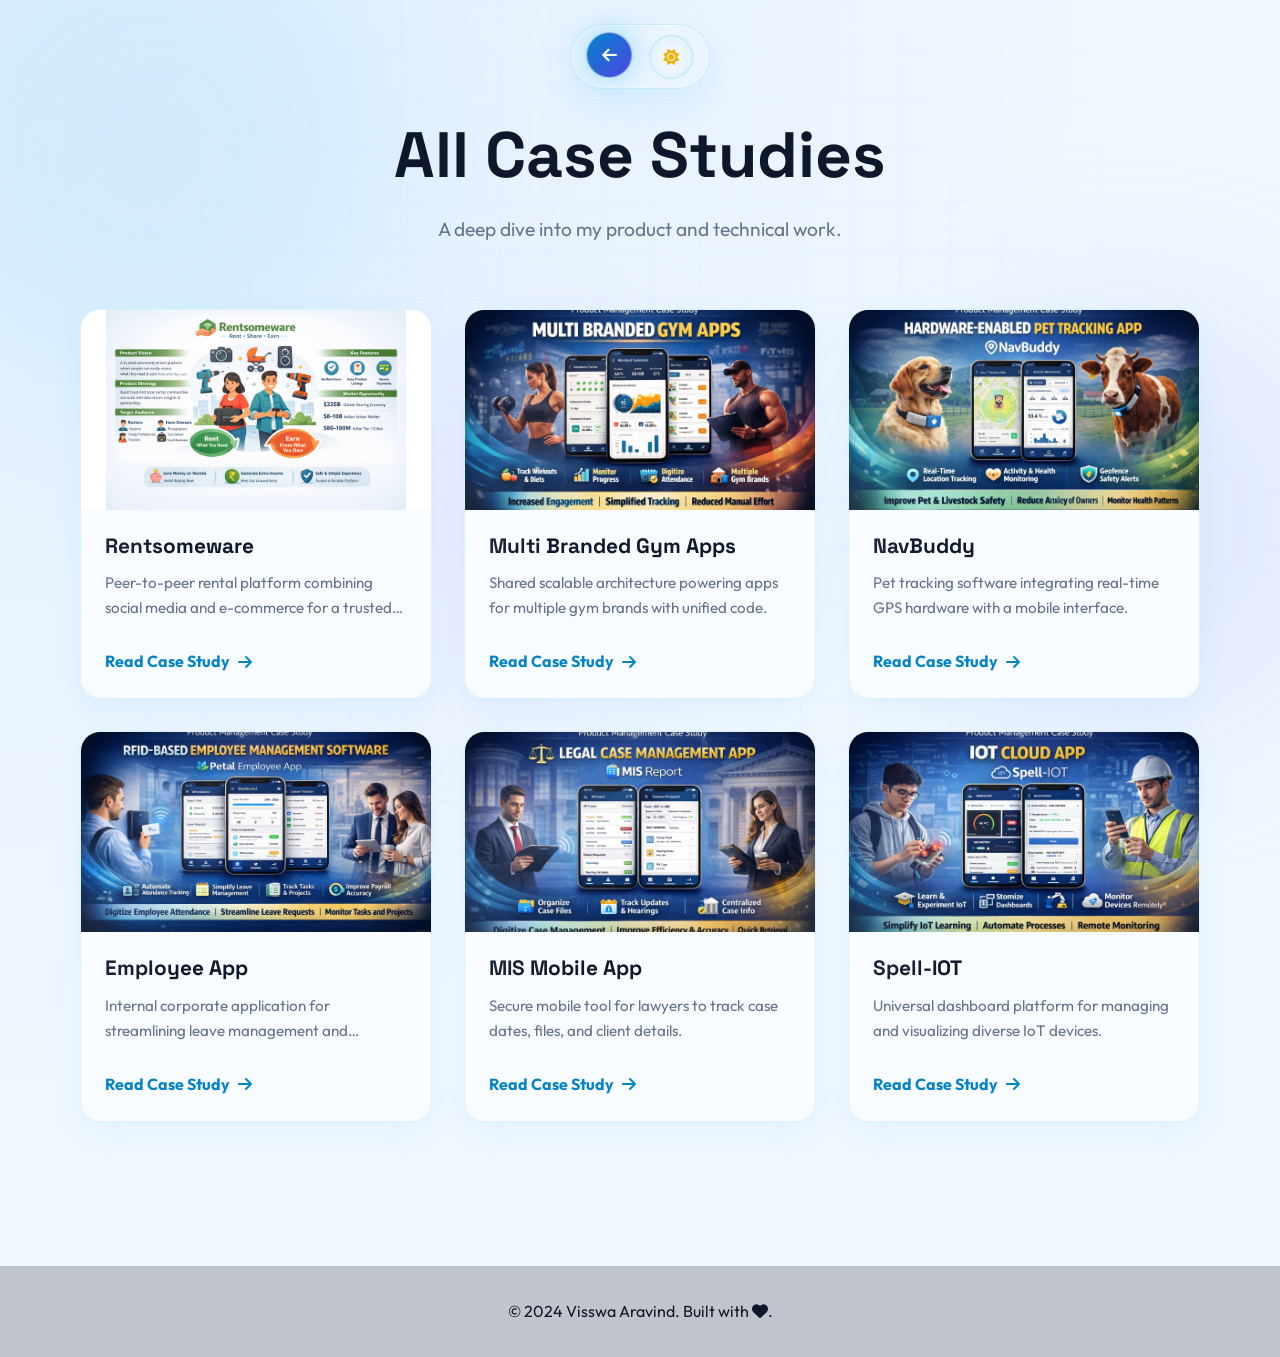
<file: work.html>
<!DOCTYPE html>
<html lang="en">

<head>
    <meta charset="UTF-8">
    <meta name="viewport" content="width=device-width, initial-scale=1.0">
    <title>All Work | PM Portfolio</title>
    <link rel="stylesheet" href="styles/style.css">
    <link rel="stylesheet" href="https://cdnjs.cloudflare.com/ajax/libs/font-awesome/6.4.0/css/all.min.css">
    <link
        href="https://fonts.googleapis.com/css2?family=Outfit:wght@300;400;500;600;700&family=Space+Grotesk:wght@300;400;500;600;700&display=swap"
        rel="stylesheet">
</head>

<body class="light-theme">
    <div class="background-container">
        <div class="blob blob-1"></div>
        <div class="blob blob-2"></div>
        <div class="blob blob-3"></div>
        <div class="grid-overlay"></div>
    </div>

    <nav class="pill-nav-container">
        <div class="pill-nav">
            <div class="pill-links">
                <a href="index.html" class="pill-link active">
                    <i class="fa-solid fa-arrow-left"></i>
                    <span>Back to Home</span>
                </a>
                <button id="theme-toggle" class="pill-link theme-pill" aria-label="Toggle Theme">
                    <i class="fa-solid fa-sun whistle-icon"></i>
                </button>
            </div>
        </div>
    </nav>

    <main class="container" style="padding-top: 120px; padding-bottom: 80px;">
        <div class="section-header center-text">
            <h1 class="hero-title fade-in-up delay-1 reveal-text">
                <span>All Case Studies</span>
            </h1>
            <p class="section-desc fade-in-up delay-2">A deep dive into my product and technical work.</p>
        </div>

        <div class="portfolio-grid">
            <!-- 1. Rentsomeware -->
            <article class="portfolio-card glass-card hover-lift hover-shine fade-in-up" data-scroll
                onclick="window.location.href='projects/rentsomeware.html'" style="cursor: pointer;">
                <div class="project-image-preview" style="background: #ffffff; padding: 0;">
                    <img src="assets/featureGraphic/rentsomeware.png" alt="Rentsomeware" class="feature-graphic" style="object-fit: contain; width: 100%; height: 100%;">
                </div>
                <div class="project-content-compact">
                    <h3>Rentsomeware</h3>
                    <p class="mini-desc">Peer-to-peer rental platform combining social media and e-commerce for a trusted community.</p>
                    <div class="btn-text">Read Case Study <i class="fa-solid fa-arrow-right"></i></div>
                </div>
            </article>

            <!-- 2. Multi-Brand App -->
            <article class="portfolio-card glass-card hover-lift hover-shine fade-in-up delay-1" data-scroll
                onclick="window.location.href='projects/gym-apps.html'" style="cursor: pointer;">
                <div class="project-image-preview">
                    <img src="assets/featureGraphic/Multibrandedgymapps.png" alt="Multi-Brand App"
                        class="feature-graphic">
                </div>
                <div class="project-content-compact">
                    <h3>Multi Branded Gym Apps</h3>
                    <p class="mini-desc">Shared scalable architecture powering apps for multiple gym brands with unified
                        code.</p>
                    <div class="btn-text">Read Case Study <i class="fa-solid fa-arrow-right"></i></div>
                </div>
            </article>

            <!-- 2. NavBuddy -->
            <article class="portfolio-card glass-card hover-lift hover-shine fade-in-up delay-1" data-scroll
                onclick="window.location.href='projects/navbuddy.html'" style="cursor: pointer;">
                <div class="project-image-preview">
                    <img src="assets/featureGraphic/NavBuddy.png" alt="NavBuddy" class="feature-graphic">
                </div>
                <div class="project-content-compact">
                    <h3>NavBuddy</h3>
                    <p class="mini-desc">Pet tracking software integrating real-time GPS hardware with a mobile
                        interface.</p>
                    <div class="btn-text">Read Case Study <i class="fa-solid fa-arrow-right"></i></div>
                </div>
            </article>

            <!-- 3. Employee App -->
            <article class="portfolio-card glass-card hover-lift hover-shine fade-in-up delay-2" data-scroll
                onclick="window.location.href='projects/employee-app.html'" style="cursor: pointer;">
                <div class="project-image-preview">
                    <img src="assets/featureGraphic/petalEmployeeapp.png" alt="Employee App" class="feature-graphic">
                </div>
                <div class="project-content-compact">
                    <h3>Employee App</h3>
                    <p class="mini-desc">Internal corporate application for streamlining leave management and
                        attendance.</p>
                    <div class="btn-text">Read Case Study <i class="fa-solid fa-arrow-right"></i></div>
                </div>
            </article>

            <!-- 4. MIS Mobile App -->
            <article class="portfolio-card glass-card hover-lift hover-shine fade-in-up delay-1" data-scroll
                onclick="window.location.href='projects/mis-mobile.html'" style="cursor: pointer;">
                <div class="project-image-preview">
                    <img src="assets/featureGraphic/MisReport.png" alt="MIS Mobile App" class="feature-graphic">
                </div>
                <div class="project-content-compact">
                    <h3>MIS Mobile App</h3>
                    <p class="mini-desc">Secure mobile tool for lawyers to track case dates, files, and client details.
                    </p>
                    <div class="btn-text">Read Case Study <i class="fa-solid fa-arrow-right"></i></div>
                </div>
            </article>

            <!-- 5. Spell-IOT -->
            <article class="portfolio-card glass-card hover-lift hover-shine fade-in-up delay-2" data-scroll
                onclick="window.location.href='projects/iot-cloud.html'" style="cursor: pointer;">
                <div class="project-image-preview">
                    <img src="assets/featureGraphic/iot_cloud.png" alt="IoT Cloud App" class="feature-graphic">
                </div>
                <div class="project-content-compact">
                    <h3>Spell-IOT</h3>
                    <p class="mini-desc">Universal dashboard platform for managing and visualizing diverse IoT devices.
                    </p>
                    <div class="btn-text">Read Case Study <i class="fa-solid fa-arrow-right"></i></div>
                </div>
            </article>
        </div>
    </main>

    <footer class="footer">
        <div class="container center-text">
            <p>&copy; 2024 Visswa Aravind. Built with <i class="fa-solid fa-heart accent"></i>.</p>
        </div>
    </footer>

    <script src="scripts/main.js"></script>
</body>

</html>
</file>
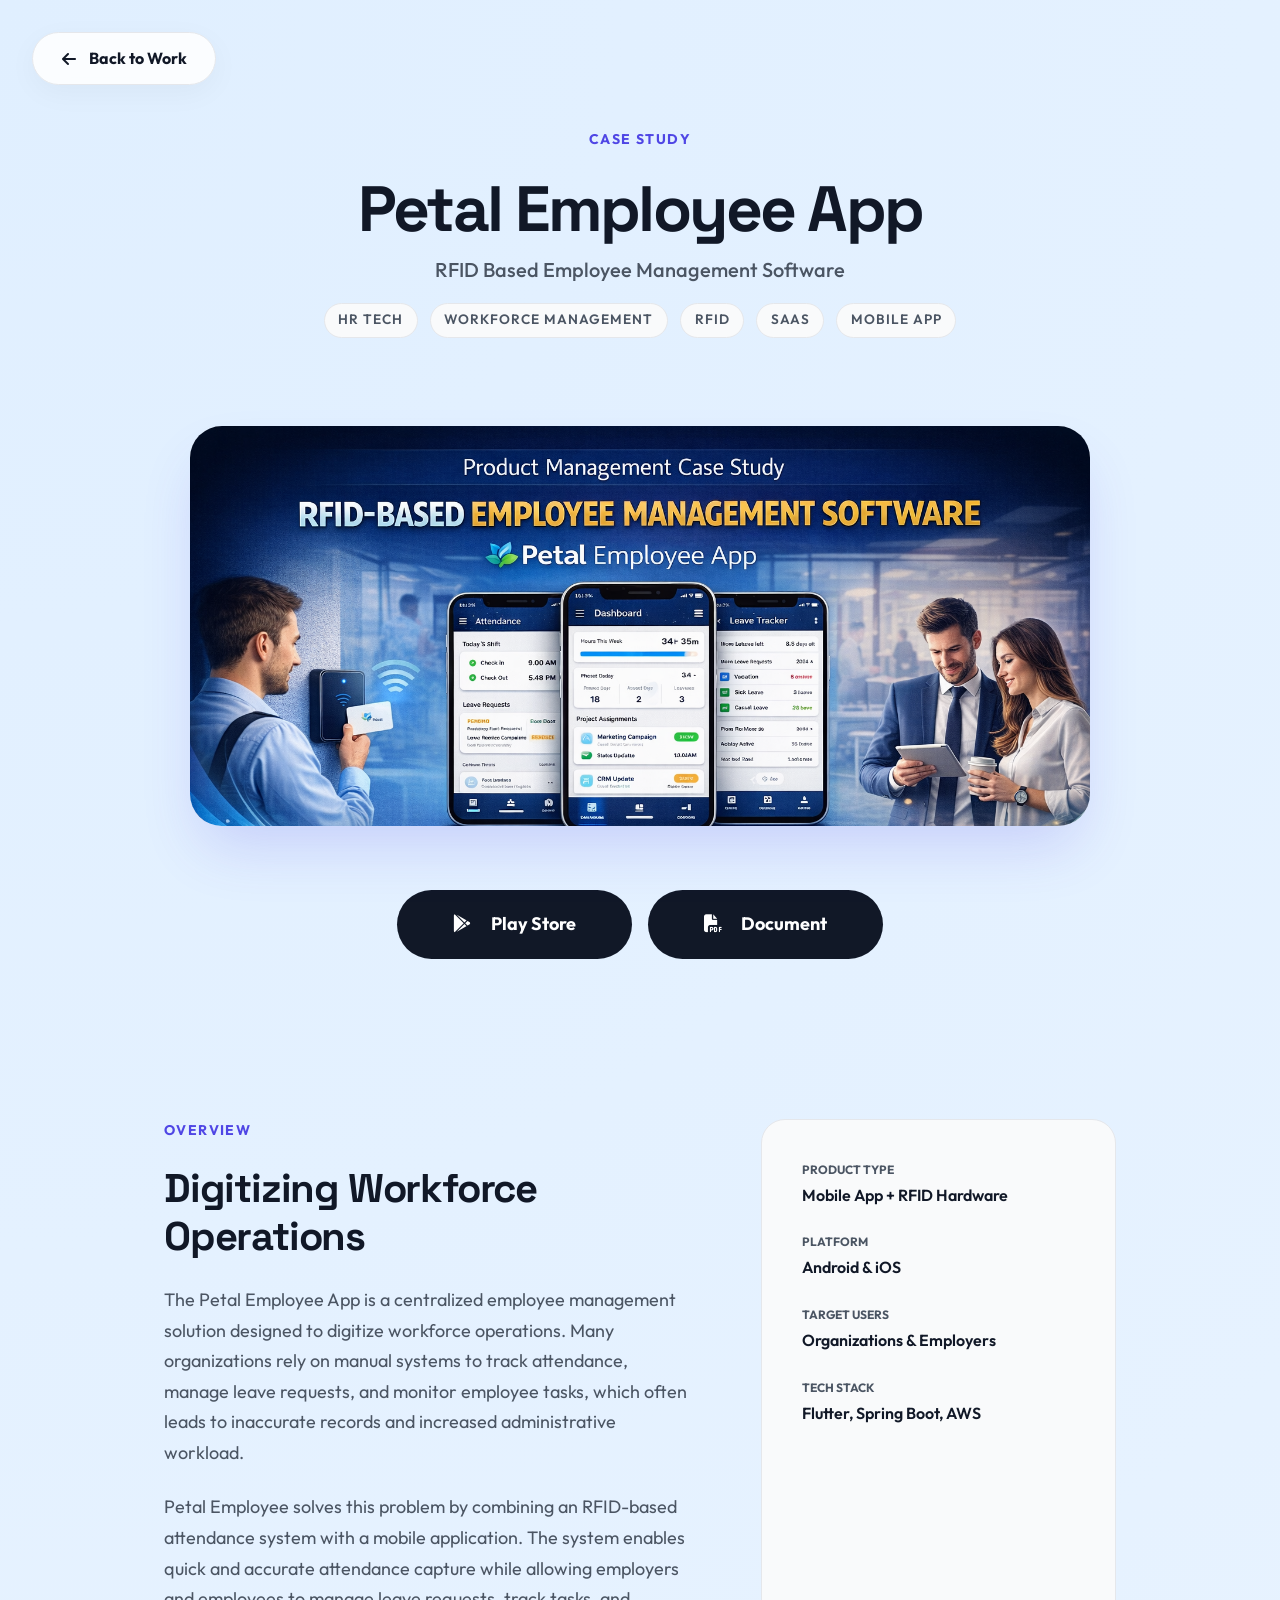
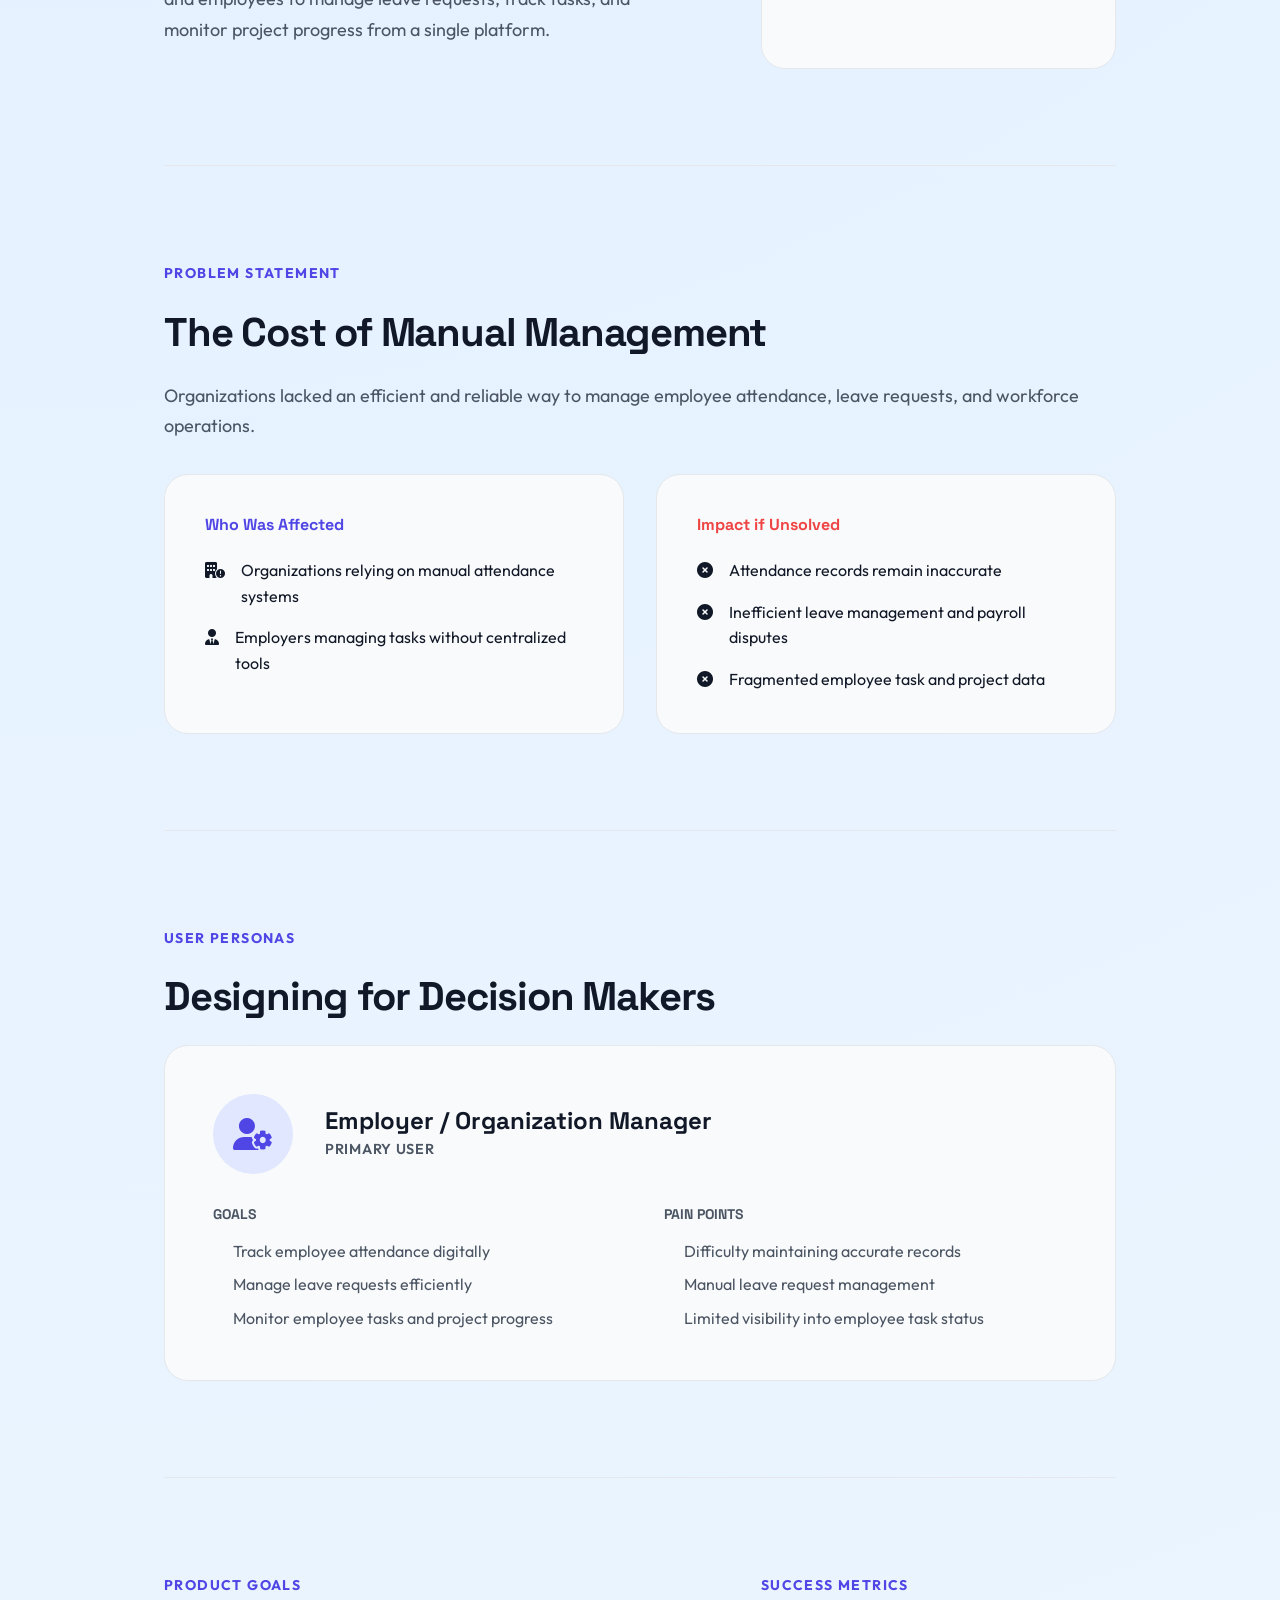
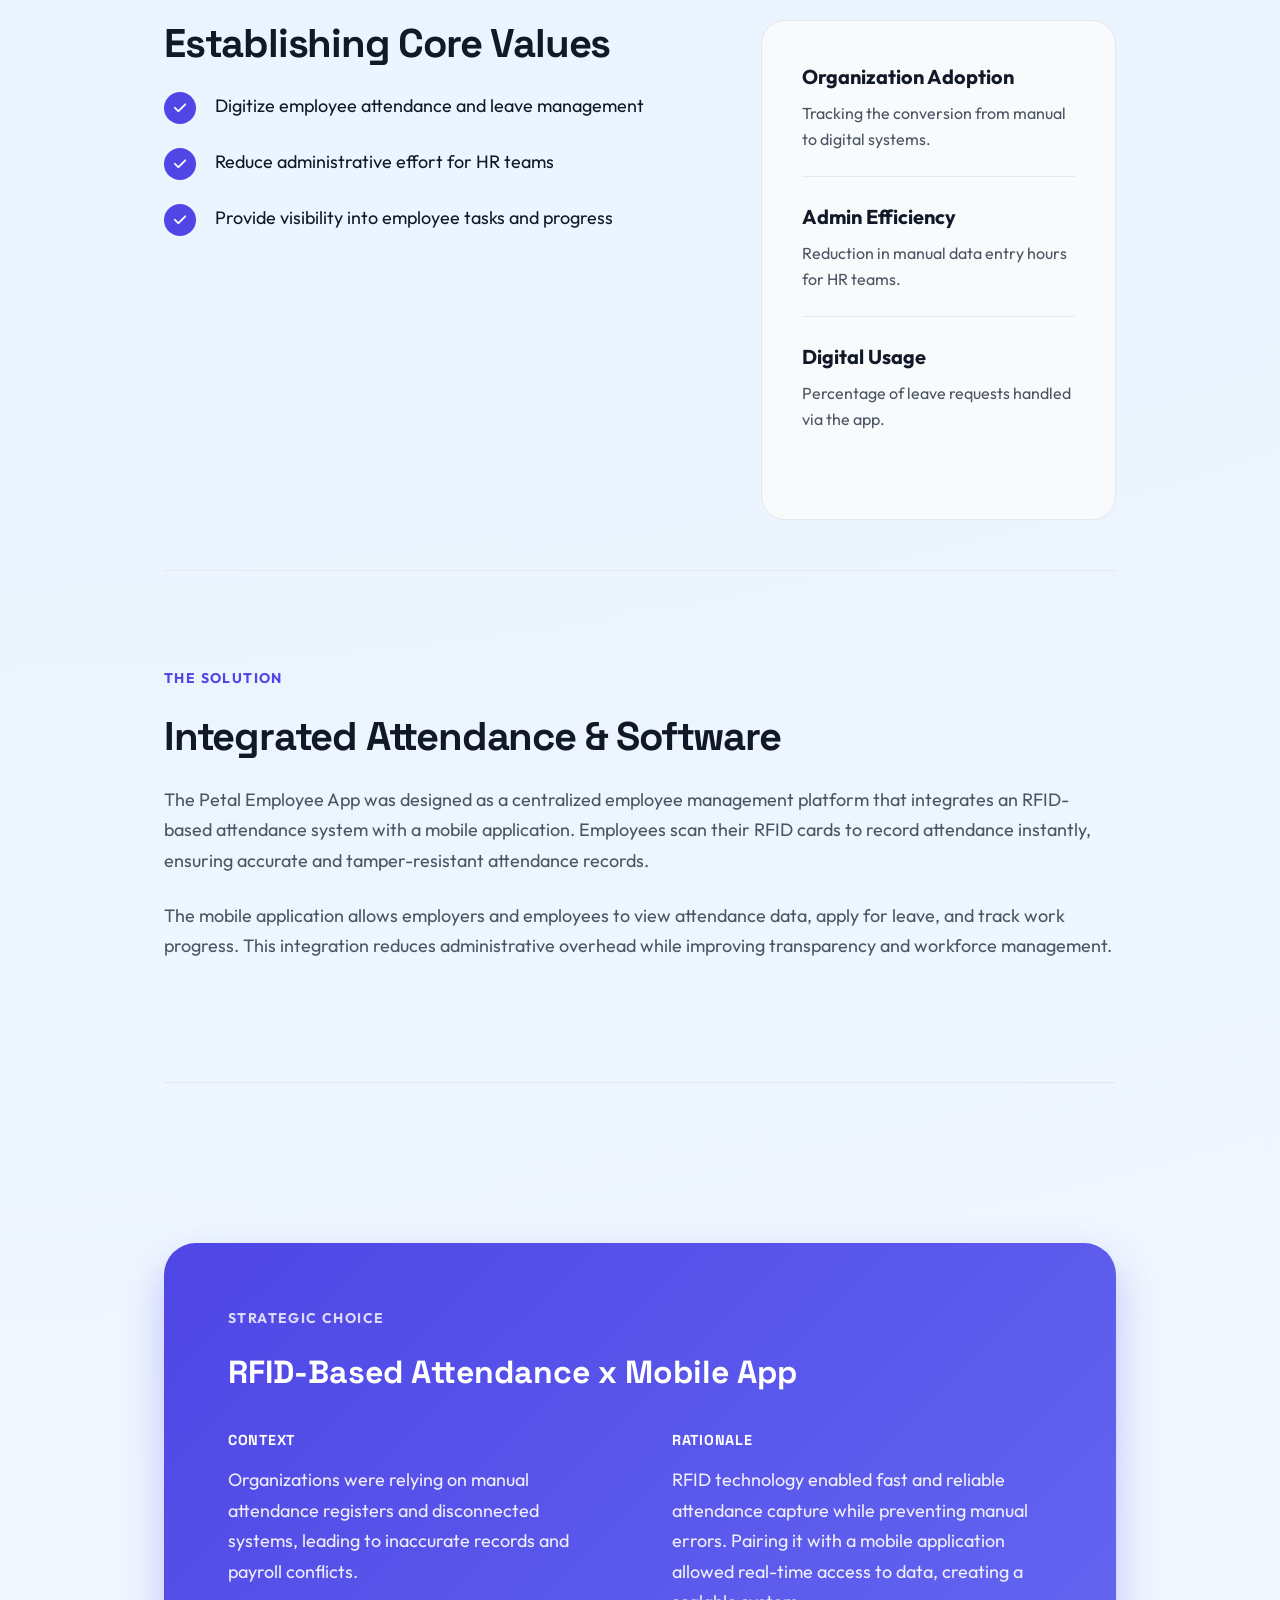
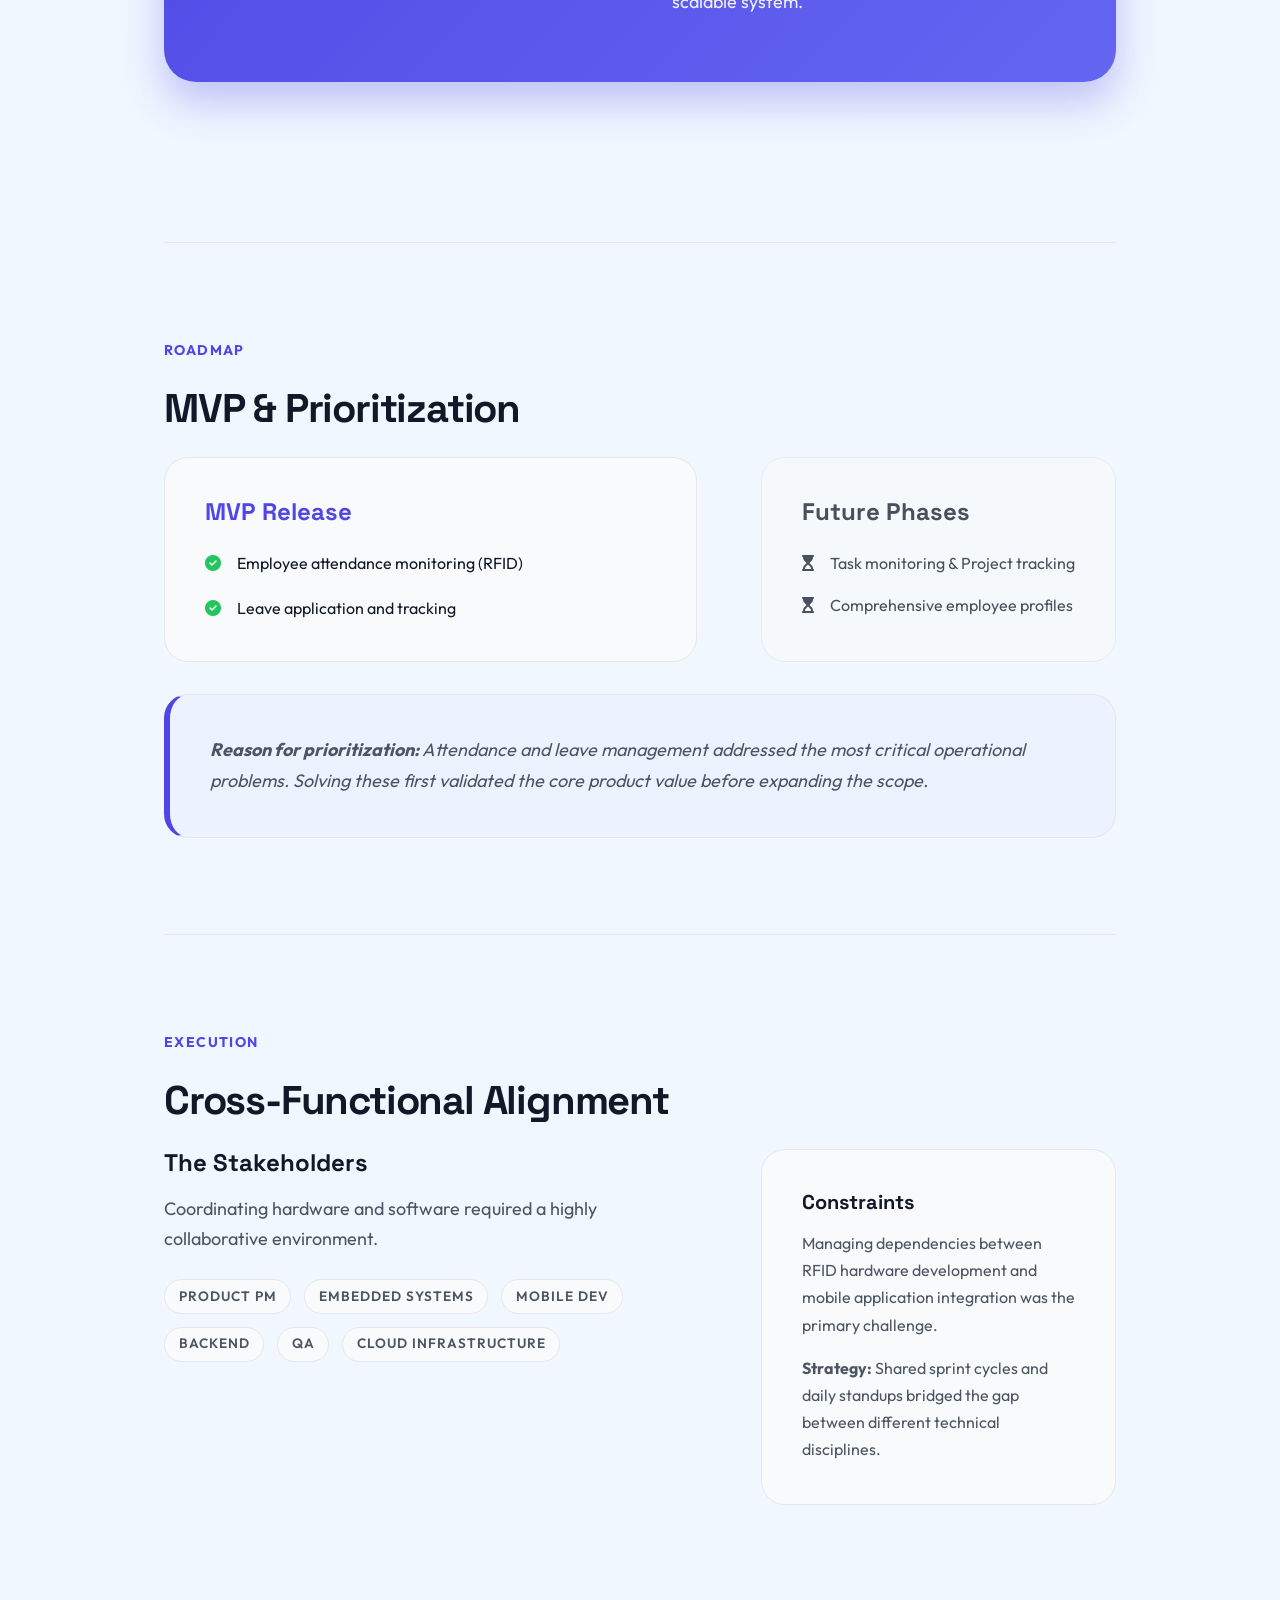
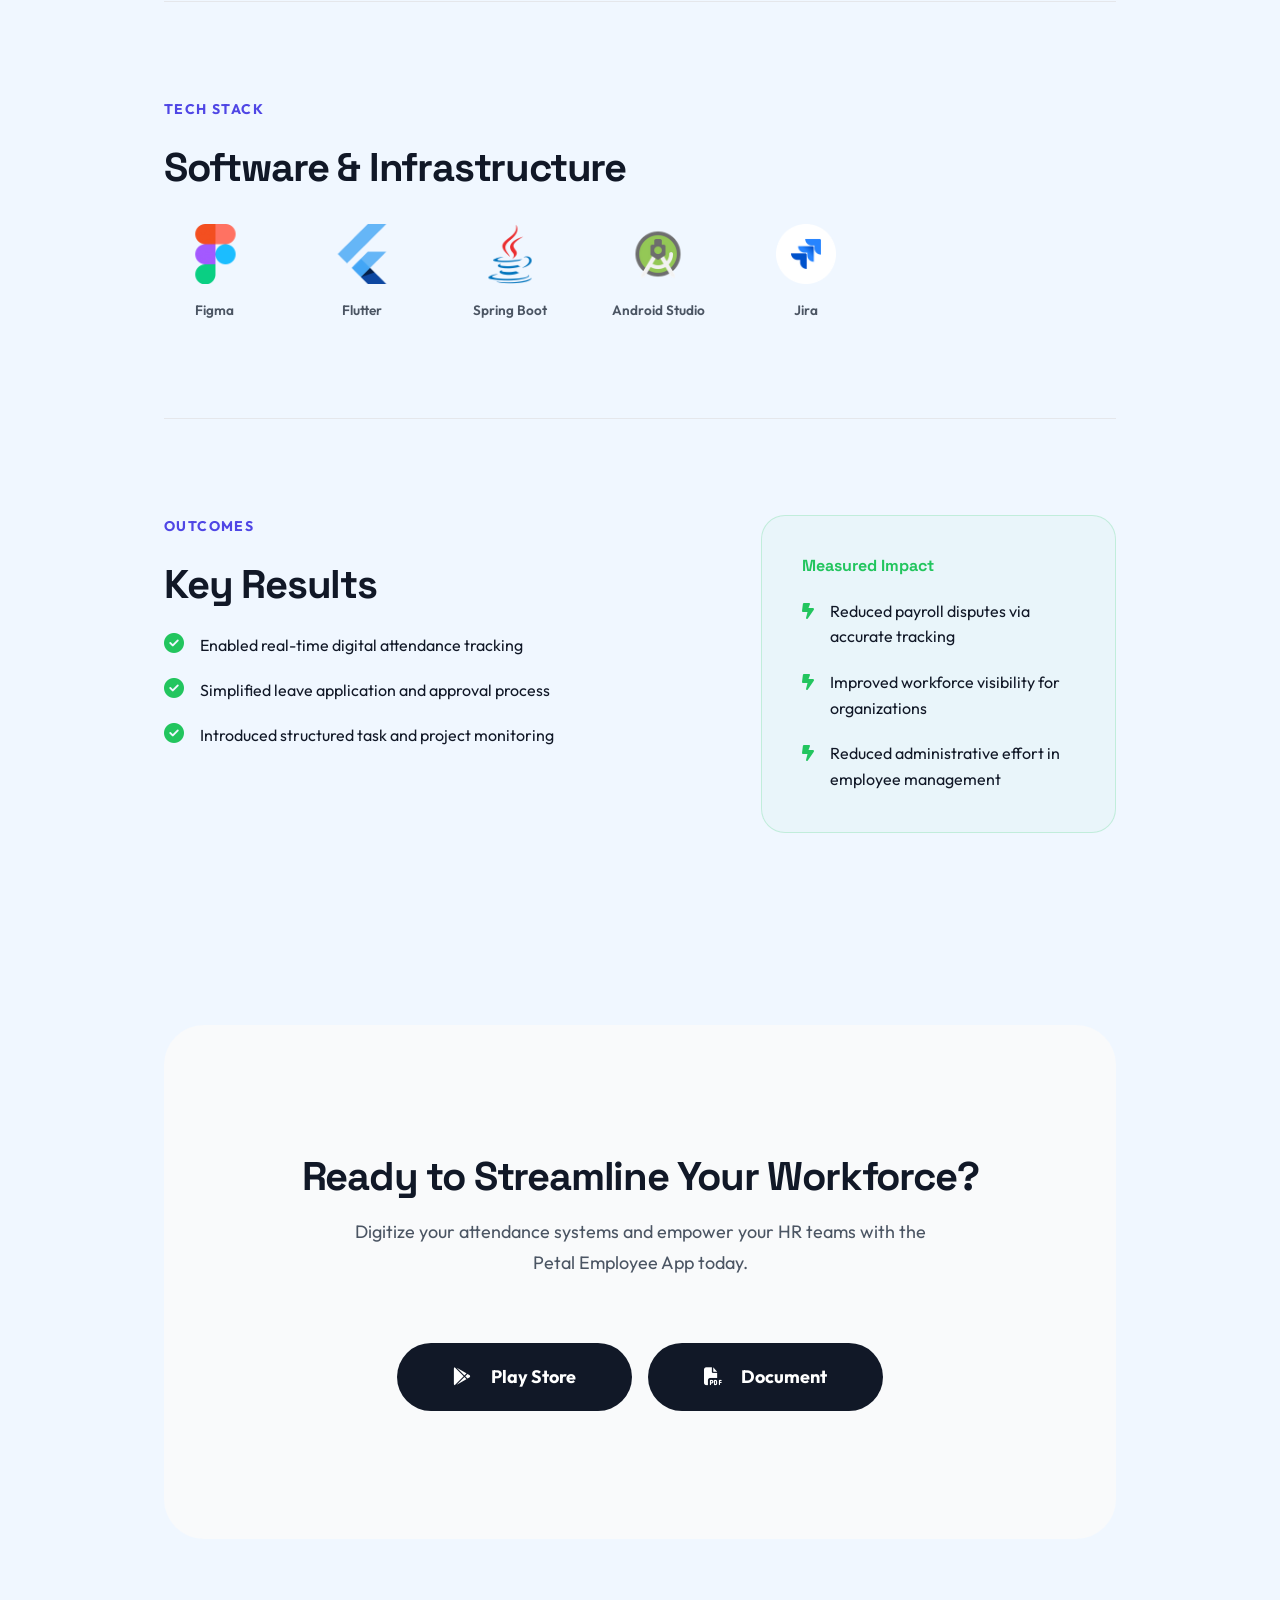
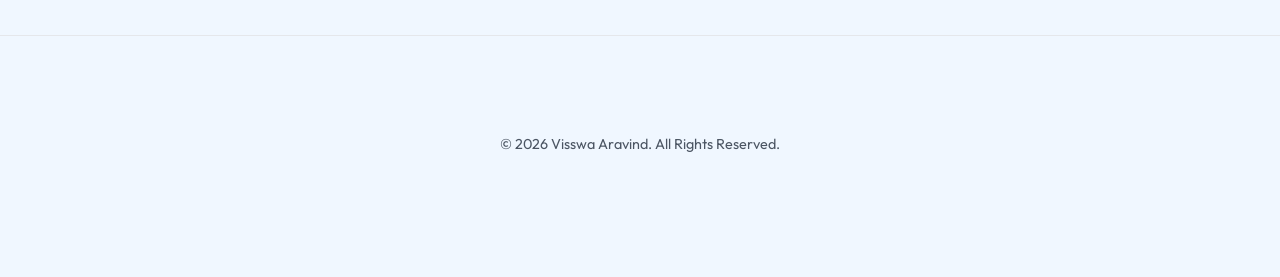
<file: projects/employee-app.html>
<!DOCTYPE html>
<html lang="en">

<head>
    <meta charset="UTF-8">
    <meta name="viewport" content="width=device-width, initial-scale=1.0">
    <title>Petal Employee | RFID-Based Management Software Case Study</title>
    <meta name="description"
        content="Product Management case study for Petal Employee, an RFID-based employee management solution integrated with a mobile application.">

    <!-- Fonts -->
    <link rel="preconnect" href="https://fonts.googleapis.com">
    <link rel="preconnect" href="https://fonts.gstatic.com" crossorigin>
    <link
        href="https://fonts.googleapis.com/css2?family=Outfit:wght@300;400;500;600;700&family=Space+Grotesk:wght@300;400;500;600;700&display=swap"
        rel="stylesheet">

    <!-- Styles -->
    <link rel="stylesheet" href="../styles/style.css">

    <!-- Icons -->
    <link rel="stylesheet" href="https://cdnjs.cloudflare.com/ajax/libs/font-awesome/6.4.0/css/all.min.css">

    <style>
        :root {
            --brand-primary: #4F46E5;
            --brand-secondary: #22C55E;
        }

        .light-theme {
            --bg-color: #ffffff;
            --text-primary: #111827;
            --text-secondary: #4b5563;
            --surface-color: #f9fafb;
            --surface-border: #e5e7eb;
            --card-bg: #f9fafb;
            --nav-bg: rgba(255, 255, 255, 0.85);
        }

        .dark-theme {
            --bg-color: #0f172a;
            --text-primary: #f8fafc;
            --text-secondary: #94a3b8;
            --surface-color: rgba(30, 41, 59, 0.4);
            --surface-border: rgba(255, 255, 255, 0.1);
            --card-bg: rgba(30, 41, 59, 0.4);
            --nav-bg: rgba(15, 23, 42, 0.8);
        }

        body {
            background-color: var(--bg-color);
            color: var(--text-primary);
            font-family: 'Outfit', sans-serif;
            transition: background-color 0.4s ease, color 0.4s ease;
        }

        .case-study-container {
            max-width: 1000px;
            margin: 0 auto;
            padding: 0 1.5rem;
        }

        /* Hero Styling */
        .hero {
            padding: 8rem 0 4rem;
            text-align: center;
            display: flex;
            flex-direction: column;
            align-items: center;
        }

        .hero-title {
            font-size: clamp(2.5rem, 5vw, 4rem);
            font-weight: 800;
            letter-spacing: -0.04em;
            margin-bottom: 0.5rem;
            line-height: 1.1;
        }

        .hero-subtitle {
            font-size: 1.25rem;
            color: var(--text-secondary);
            margin-bottom: 1rem;
            font-weight: 500;
        }

        .hero-tags {
            display: flex;
            gap: 0.75rem;
            margin-bottom: 2.5rem;
            flex-wrap: wrap;
            justify-content: center;
        }

        .tag {
            padding: 0.35rem 0.85rem;
            background: var(--surface-color);
            border: 1px solid var(--surface-border);
            border-radius: 100px;
            font-size: 0.85rem;
            font-weight: 600;
            color: var(--text-secondary);
        }

        .hero-visual {
            width: 100%;
            max-width: 900px;
            margin: 3rem 0;
            border-radius: 32px;
            overflow: hidden;
            box-shadow: 0 30px 60px -12px rgba(79, 70, 229, 0.2);
            transition: transform 0.6s cubic-bezier(0.16, 1, 0.3, 1);
            background: #f8fafc;
        }

        .hero-visual:hover {
            transform: scale(1.01);
        }

        .hero-visual img {
            width: 100%;
            display: block;
        }

        .hero-actions {
            display: flex;
            gap: 1rem;
            margin-top: 1rem;
        }

        /* Sections Styling */
        section {
            padding: 6rem 0;
            border-bottom: 1px solid var(--surface-border);
        }

        section:last-of-type {
            border-bottom: none;
        }

        .section-heading {
            font-size: 0.875rem;
            font-weight: 700;
            text-transform: uppercase;
            letter-spacing: 0.1em;
            color: var(--brand-primary);
            margin-bottom: 1.5rem;
            display: block;
        }

        .grid-2 {
            display: grid;
            grid-template-columns: 1.5fr 1fr;
            gap: 4rem;
        }

        @media (max-width: 768px) {
            .grid-2 {
                grid-template-columns: 1fr;
                gap: 2rem;
            }
            .hero-actions {
                flex-direction: column;
                width: 100%;
                gap: 1rem;
            }
            .hero-actions .btn-large {
                width: 100%;
                justify-content: center;
                box-sizing: border-box;
            }
            div[style*="grid-template-columns: 1fr 1fr"] {
                grid-template-columns: 1fr !important;
                gap: 1.5rem !important;
            }
            .card[style*="display: flex"] {
                flex-direction: column !important;
                text-align: center;
                align-items: center !important;
                gap: 1.5rem !important;
                padding: 1.5rem !important;
            }
            .persona-grid {
                grid-template-columns: 1fr !important;
            }
            section {
                padding: 4rem 0 !important;
            }
            .hero {
                padding: 6rem 0 2rem !important;
            }
            .decision-highlight {
                padding: 2rem !important;
            }
            .back-nav {
                top: 1rem;
                left: 1rem;
                padding: 0.5rem 1rem;
            }
            .hero-title {
                font-size: 2.2rem !important;
            }
        }

        .card {
            background: var(--surface-color);
            border: 1px solid var(--surface-border);
            border-radius: 24px;
            padding: 2.5rem;
            height: 100%;
            transition: all 0.4s cubic-bezier(0.16, 1, 0.3, 1);
        }

        .card:hover {
            border-color: var(--brand-primary);
            box-shadow: 0 20px 40px rgba(0, 0, 0, 0.03);
            transform: translateY(-4px);
        }

        .info-item {
            margin-bottom: 1.5rem;
        }

        .info-item:last-child {
            margin-bottom: 0;
        }

        .info-label {
            font-size: 0.75rem;
            font-weight: 700;
            text-transform: uppercase;
            color: var(--text-secondary);
            margin-bottom: 0.25rem;
            display: block;
        }

        .info-value {
            font-size: 1rem;
            font-weight: 600;
        }

        /* Typography */
        h2 {
            font-size: 2.5rem;
            font-weight: 700;
            letter-spacing: -0.03em;
            margin-bottom: 1.5rem;
            line-height: 1.2;
        }

        p {
            font-size: 1.125rem;
            line-height: 1.7;
            color: var(--text-secondary);
            margin-bottom: 1.5rem;
        }

        .persona-card {
            display: flex;
            flex-direction: column;
            gap: 1.5rem;
        }

        .decision-card {
            background: linear-gradient(135deg, var(--brand-primary), #6366f1);
            color: white;
            padding: 4rem;
            border-radius: 32px;
            margin: 4rem 0;
            box-shadow: 0 20px 40px rgba(79, 70, 229, 0.3);
        }

        .decision-card h3 {
            color: white;
            font-size: 2rem;
            margin-bottom: 1.5rem;
        }

        .decision-card p {
            color: rgba(255, 255, 255, 0.9);
            margin-bottom: 1.5rem;
        }

        /* Tools Grid */
        .tool-icon-grid {
            display: flex;
            flex-wrap: wrap;
            gap: 3rem;
            margin-top: 2rem;
        }

        .tool-item {
            display: flex;
            flex-direction: column;
            align-items: center;
            gap: 1rem;
            width: 100px;
        }

        .tool-item img {
            width: 60px;
            height: 60px;
            object-fit: contain;
            transition: transform 0.3s ease;
        }

        .tool-item:hover img {
            transform: scale(1.15);
        }

        .tool-name {
            font-size: 0.85rem;
            font-weight: 600;
            color: var(--text-secondary);
        }

        .back-nav {
            position: fixed;
            top: 2rem;
            left: 2rem;
            z-index: 100;
            background: var(--nav-bg);
            backdrop-filter: blur(16px);
            border: 1px solid var(--surface-border);
            padding: 0.8rem 1.8rem;
            border-radius: 100px;
            display: flex;
            align-items: center;
            gap: 0.8rem;
            font-weight: 700;
            box-shadow: 0 8px 30px rgba(0, 0, 0, 0.04);
            transition: all 0.3s cubic-bezier(0.16, 1, 0.3, 1);
        }

        .back-nav:hover {
            transform: translateX(-6px);
            background: #fff;
            box-shadow: 0 10px 40px rgba(0, 0, 0, 0.08);
        }

        .footer-cta {
            text-align: center;
            padding: 8rem 0;
            background: var(--surface-color);
            border-radius: 40px;
            margin: 6rem 0;
        }

        .btn-large {
            padding: 1.25rem 3.5rem;
            font-size: 1.125rem;
            border-radius: 100px;
            display: inline-flex;
            align-items: center;
            gap: 1.2rem;
            text-decoration: none;
            font-weight: 700;
            transition: all 0.4s cubic-bezier(0.16, 1, 0.3, 1);
        }

        .btn-black {
            background: var(--text-primary);
            color: var(--bg-color);
        }

        .btn-black:hover {
            transform: translateY(-6px);
            box-shadow: 0 20px 40px rgba(0, 0, 0, 0.2);
        }

        /* Screenshot Carousel */
        .screenshot-carousel-container {
            margin: 5rem 0;
            overflow: hidden;
            position: relative;
        }

        .carousel-track {
            display: flex;
            gap: 2.5rem;
            transition: transform 0.5s cubic-bezier(0.22, 1, 0.36, 1);
            width: max-content;
            padding: 2.5rem 0;
        }

        .carousel-item {
            flex: 0 0 300px;
        }

        .carousel-item img {
            width: 100%;
            border-radius: 32px;
            box-shadow: 0 20px 50px rgba(0, 0, 0, 0.12);
            border: 6px solid var(--surface-border);
        }

        /* Scroll Animation Utility */
        [data-scroll] {
            opacity: 0;
            transform: translateY(50px);
            transition: all 1.2s cubic-bezier(0.16, 1, 0.3, 1);
        }

        [data-scroll].visible {
            opacity: 1;
            transform: translateY(0);
        }
    </style>
</head>

<body class="light-theme">
    <script>
        // Sync theme immediately to prevent flashing
        const savedTheme = localStorage.getItem('theme');
        if (savedTheme === 'dark') {
            document.body.classList.remove('light-theme');
            document.body.classList.add('dark-theme');
        } else {
            document.body.classList.add('light-theme');
            document.body.classList.remove('dark-theme');
        }
    </script>
    <a href="../index.html#work" class="back-nav">
        <i class="fa-solid fa-arrow-left"></i> Back to Work
    </a>

    <div class="case-study-container">
        <!-- Hero Section -->
        <header class="hero">
            <span class="section-heading">Case Study</span>
            <h1 class="hero-title">Petal Employee App</h1>
            <p class="hero-subtitle">RFID Based Employee Management Software</p>

            <div class="hero-tags">
                <span class="tag">HR Tech</span>
                <span class="tag">Workforce Management</span>
                <span class="tag">RFID</span>
                <span class="tag">SaaS</span>
                <span class="tag">Mobile App</span>
            </div>

            <div class="hero-visual">
                <img src="../assets/featureGraphic/petalEmployeeapp.png" alt="Petal Employee App Hero">
            </div>

            <div class="hero-actions">
                <a href="https://play.google.com/store/apps/details?id=com.petalsautomation.employee.employee_app&pcampaignid=web_share" target="_blank" class="btn-large btn-black">
                    <i class="fa-brands fa-google-play"></i> Play Store
                </a>
                <a href="https://drive.google.com/file/d/1Vyzbwq-c4gjWs6lE9Jnop2t5sfCmGPi3/view?usp=sharing" target="_blank" class="btn-large btn-black">
                    <i class="fa-solid fa-file-pdf"></i> Document
                </a>
            </div>
        </header>

        <!-- Project Overview -->
        <section id="overview" data-scroll>
            <div class="grid-2">
                <div class="overview-text">
                    <span class="section-heading">Overview</span>
                    <h2>Digitizing Workforce Operations</h2>
                    <p>
                        The Petal Employee App is a centralized employee management solution designed to digitize
                        workforce operations. Many organizations rely on manual systems to track attendance, manage
                        leave requests, and monitor employee tasks, which often leads to inaccurate records and
                        increased administrative workload.
                    </p>
                    <p>
                        Petal Employee solves this problem by combining an RFID-based attendance system with a mobile
                        application. The system enables quick and accurate attendance capture while allowing employers
                        and employees to manage leave requests, track tasks, and monitor project progress from a single
                        platform.
                    </p>
                </div>
                <div class="overview-info">
                    <div class="card">
                        <div class="info-item">
                            <span class="info-label">Product Type</span>
                            <span class="info-value">Mobile App + RFID Hardware</span>
                        </div>
                        <div class="info-item">
                            <span class="info-label">Platform</span>
                            <span class="info-value">Android & iOS</span>
                        </div>
                        <div class="info-item">
                            <span class="info-label">Target Users</span>
                            <span class="info-value">Organizations & Employers</span>
                        </div>
                        <div class="info-item">
                            <span class="info-label">Tech Stack</span>
                            <span class="info-value">Flutter, Spring Boot, AWS</span>
                        </div>
                    </div>
                </div>
            </div>
        </section>

        <!-- Problem Statement -->
        <section id="problem" data-scroll>
            <span class="section-heading">Problem Statement</span>
            <h2>The Cost of Manual Management</h2>
            <p>Organizations lacked an efficient and reliable way to manage employee attendance, leave requests, and
                workforce operations.</p>

            <div
                style="display: grid; grid-template-columns: repeat(auto-fit, minmax(300px, 1fr)); gap: 2rem; margin-top: 2rem;">
                <div class="card">
                    <h4 style="margin-bottom: 1.5rem; font-weight: 700; color: var(--brand-primary);">Who Was Affected
                    </h4>
                    <ul style="list-style: none; padding: 0;">
                        <li style="margin-bottom: 1rem; display: flex; gap: 1rem;">
                            <i class="fa-solid fa-building-circle-exclamation" style="margin-top: 0.25rem;"></i>
                            <span>Organizations relying on manual attendance systems</span>
                        </li>
                        <li style="display: flex; gap: 1rem;">
                            <i class="fa-solid fa-user-tie" style="margin-top: 0.25rem;"></i>
                            <span>Employers managing tasks without centralized tools</span>
                        </li>
                    </ul>
                </div>
                <div class="card">
                    <h4 style="margin-bottom: 1.5rem; font-weight: 700; color: #ef4444;">Impact if Unsolved</h4>
                    <ul style="list-style: none; padding: 0;">
                        <li style="margin-bottom: 1rem; display: flex; gap: 1rem;">
                            <i class="fa-solid fa-circle-xmark" style="margin-top: 0.25rem;"></i>
                            <span>Attendance records remain inaccurate</span>
                        </li>
                        <li style="margin-bottom: 1rem; display: flex; gap: 1rem;">
                            <i class="fa-solid fa-circle-xmark" style="margin-top: 0.25rem;"></i>
                            <span>Inefficient leave management and payroll disputes</span>
                        </li>
                        <li style="display: flex; gap: 1rem;">
                            <i class="fa-solid fa-circle-xmark" style="margin-top: 0.25rem;"></i>
                            <span>Fragmented employee task and project data</span>
                        </li>
                    </ul>
                </div>
            </div>
        </section>

        <!-- User Personas -->
        <section id="personas" data-scroll>
            <span class="section-heading">User Personas</span>
            <h2>Designing for Decision Makers</h2>
            <div class="card" style="padding: 3rem;">
                <div style="display: flex; align-items: center; gap: 2rem; margin-bottom: 2rem;">
                    <div
                        style="width: 80px; height: 80px; background: #e0e7ff; color: var(--brand-primary); border-radius: 50%; display: flex; align-items: center; justify-content: center; font-size: 2rem;">
                        <i class="fa-solid fa-user-gear"></i>
                    </div>
                    <div>
                        <h3 style="margin: 0; font-size: 1.5rem;">Employer / Organization Manager</h3>
                        <span
                            style="font-size: 0.9rem; font-weight: 600; color: var(--text-secondary); text-transform: uppercase; letter-spacing: 0.05em;">Primary
                            User</span>
                    </div>
                </div>
                <div style="display: grid; grid-template-columns: 1fr 1fr; gap: 3rem;">
                    <div>
                        <h4
                            style="font-size: 0.875rem; text-transform: uppercase; color: var(--text-secondary); margin-bottom: 1rem;">
                            Goals</h4>
                        <ul style="padding-left: 1.25rem; color: var(--text-secondary);">
                            <li style="margin-bottom: 0.5rem;">Track employee attendance digitally</li>
                            <li style="margin-bottom: 0.5rem;">Manage leave requests efficiently</li>
                            <li>Monitor employee tasks and project progress</li>
                        </ul>
                    </div>
                    <div>
                        <h4
                            style="font-size: 0.875rem; text-transform: uppercase; color: var(--text-secondary); margin-bottom: 1rem;">
                            Pain Points</h4>
                        <ul style="padding-left: 1.25rem; color: var(--text-secondary);">
                            <li style="margin-bottom: 0.5rem;">Difficulty maintaining accurate records</li>
                            <li style="margin-bottom: 0.5rem;">Manual leave request management</li>
                            <li>Limited visibility into employee task status</li>
                        </ul>
                    </div>
                </div>
            </div>
        </section>

        <!-- Product Goals & Success Metrics -->
        <section id="goals" data-scroll>
            <div class="grid-2">
                <div>
                    <span class="section-heading">Product Goals</span>
                    <h2>Establishing Core Values</h2>
                    <ul style="list-style: none; padding: 0;">
                        <li style="margin-bottom: 1.5rem; display: flex; gap: 1.2rem; font-size: 1.125rem;">
                            <div
                                style="width: 32px; height: 32px; background: var(--brand-primary); color: white; border-radius: 50%; display: flex; align-items: center; justify-content: center; font-size: 0.875rem;">
                                <i class="fa-solid fa-check"></i>
                            </div>
                            <span>Digitize employee attendance and leave management</span>
                        </li>
                        <li style="margin-bottom: 1.5rem; display: flex; gap: 1.2rem; font-size: 1.125rem;">
                            <div
                                style="width: 32px; height: 32px; background: var(--brand-primary); color: white; border-radius: 50%; display: flex; align-items: center; justify-content: center; font-size: 0.875rem;">
                                <i class="fa-solid fa-check"></i>
                            </div>
                            <span>Reduce administrative effort for HR teams</span>
                        </li>
                        <li style="display: flex; gap: 1.2rem; font-size: 1.125rem;">
                            <div
                                style="width: 32px; height: 32px; background: var(--brand-primary); color: white; border-radius: 50%; display: flex; align-items: center; justify-content: center; font-size: 0.875rem;">
                                <i class="fa-solid fa-check"></i>
                            </div>
                            <span>Provide visibility into employee tasks and progress</span>
                        </li>
                    </ul>
                </div>
                <div>
                    <span class="section-heading">Success Metrics</span>
                    <div class="card">
                        <ul style="list-style: none; padding: 0; margin: 0;">
                            <li
                                style="margin-bottom: 1.5rem; padding-bottom: 1.5rem; border-bottom: 1px solid var(--surface-border);">
                                <strong style="display: block; font-size: 1.25rem; margin-bottom: 0.5rem;">Organization
                                    Adoption</strong>
                                <span style="color: var(--text-secondary);">Tracking the conversion from manual to
                                    digital systems.</span>
                            </li>
                            <li
                                style="margin-bottom: 1.5rem; padding-bottom: 1.5rem; border-bottom: 1px solid var(--surface-border);">
                                <strong style="display: block; font-size: 1.25rem; margin-bottom: 0.5rem;">Admin
                                    Efficiency</strong>
                                <span style="color: var(--text-secondary);">Reduction in manual data entry hours for HR
                                    teams.</span>
                            </li>
                            <li>
                                <strong style="display: block; font-size: 1.25rem; margin-bottom: 0.5rem;">Digital
                                    Usage</strong>
                                <span style="color: var(--text-secondary);">Percentage of leave requests handled via the
                                    app.</span>
                            </li>
                        </ul>
                    </div>
                </div>
            </div>
        </section>

        <!-- Solution Overview -->
        <section id="solution" data-scroll>
            <span class="section-heading">The Solution</span>
            <h2>Integrated Attendance & Software</h2>
            <p>
                The Petal Employee App was designed as a centralized employee management platform that integrates an
                RFID-based attendance system with a mobile application. Employees scan their RFID cards to record
                attendance instantly, ensuring accurate and tamper-resistant attendance records.
            </p>

            <p>
                The mobile application allows employers and employees to view attendance data, apply for leave, and
                track work progress. This integration reduces administrative overhead while improving transparency and
                workforce management.
            </p>
        </section>

        <!-- Key Product Decision -->
        <section id="decision" data-scroll>
            <div class="decision-card">
                <span class="section-heading" style="color: rgba(255,255,255,0.8);">Strategic Choice</span>
                <h3>RFID-Based Attendance x Mobile App</h3>
                <div style="display: grid; grid-template-columns: 1fr 1fr; gap: 4rem; margin-top: 2.5rem;">
                    <div>
                        <h4
                            style="color: white; margin-bottom: 1rem; font-size: 0.9rem; text-transform: uppercase; letter-spacing: 0.05em;">
                            Context</h4>
                        <p style="font-size: 1.125rem; margin-bottom: 0;">Organizations were relying on manual
                            attendance registers and disconnected systems, leading to inaccurate records and payroll
                            conflicts.</p>
                    </div>
                    <div>
                        <h4
                            style="color: white; margin-bottom: 1rem; font-size: 0.9rem; text-transform: uppercase; letter-spacing: 0.05em;">
                            Rationale</h4>
                        <p style="font-size: 1.125rem; margin-bottom: 0;">RFID technology enabled fast and reliable
                            attendance capture while preventing manual errors. Pairing it with a mobile application
                            allowed real-time access to data, creating a scalable system.</p>
                    </div>
                </div>
            </div>
        </section>

        <!-- MVP & Prioritization -->
        <section id="mvp" data-scroll>
            <span class="section-heading">Roadmap</span>
            <h2>MVP & Prioritization</h2>
            <div class="grid-2">
                <div class="card">
                    <h3 style="font-size: 1.5rem; margin-bottom: 1.5rem; color: var(--brand-primary);">MVP Release</h3>
                    <ul style="list-style: none; padding: 0;">
                        <li style="margin-bottom: 1.2rem; display: flex; gap: 1rem;">
                            <i class="fa-solid fa-circle-check"
                                style="color: var(--brand-secondary); margin-top: 0.25rem;"></i>
                            <span>Employee attendance monitoring (RFID)</span>
                        </li>
                        <li style="display: flex; gap: 1rem;">
                            <i class="fa-solid fa-circle-check"
                                style="color: var(--brand-secondary); margin-top: 0.25rem;"></i>
                            <span>Leave application and tracking</span>
                        </li>
                    </ul>
                </div>
                <div class="card" style="opacity: 0.75;">
                    <h3 style="font-size: 1.5rem; margin-bottom: 1.5rem;">Future Phases</h3>
                    <ul style="list-style: none; padding: 0;">
                        <li style="margin-bottom: 1rem; display: flex; gap: 1rem;">
                            <i class="fa-solid fa-hourglass-start" style="margin-top: 0.25rem;"></i>
                            <span>Task monitoring & Project tracking</span>
                        </li>
                        <li style="display: flex; gap: 1rem;">
                            <i class="fa-solid fa-hourglass-start" style="margin-top: 0.25rem;"></i>
                            <span>Comprehensive employee profiles</span>
                        </li>
                    </ul>
                </div>
            </div>
            <div class="card"
                style="margin-top: 2rem; border-left: 6px solid var(--brand-primary); background: rgba(79, 70, 229, 0.02);">
                <p style="margin: 0; font-size: 1.125rem; font-style: italic;">
                    <strong>Reason for prioritization:</strong> Attendance and leave management addressed the most
                    critical operational problems. Solving these first validated the core product value before expanding
                    the scope.
                </p>
            </div>
        </section>

        <!-- Execution & Collaboration -->
        <section id="execution" data-scroll>
            <span class="section-heading">Execution</span>
            <h2>Cross-Functional Alignment</h2>
            <div class="grid-2">
                <div>
                    <h3 style="font-size: 1.5rem; margin-bottom: 1rem;">The Stakeholders</h3>
                    <p>Coordinating hardware and software required a highly collaborative environment.</p>
                    <div style="display: flex; flex-wrap: wrap; gap: 0.8rem; margin-top: 1.5rem;">
                        <span class="tag">Product PM</span>
                        <span class="tag">Embedded Systems</span>
                        <span class="tag">Mobile Dev</span>
                        <span class="tag">Backend</span>
                        <span class="tag">QA</span>
                        <span class="tag">Cloud Infrastructure</span>
                    </div>
                </div>
                <div class="card">
                    <h3 style="font-size: 1.25rem; margin-bottom: 1rem;">Constraints</h3>
                    <p style="font-size: 1rem; margin-bottom: 1rem;">
                        Managing dependencies between RFID hardware development and mobile application integration was
                        the primary challenge.
                    </p>
                    <p style="font-size: 1rem; margin-bottom: 0;">
                        <strong>Strategy:</strong> Shared sprint cycles and daily standups bridged the gap between
                        different technical disciplines.
                    </p>
                </div>
            </div>
        </section>

        <!-- Tools & Technologies -->
        <section id="tools" data-scroll>
            <span class="section-heading">Tech Stack</span>
            <h2>Software & Infrastructure</h2>
            <div class="tool-icon-grid">
                <div class="tool-item">
                    <img src="../assets/icons/Figma.png" alt="Figma">
                    <span class="tool-name">Figma</span>
                </div>
                <div class="tool-item">
                    <img src="../assets/icons/flutter.png" alt="Flutter">
                    <span class="tool-name">Flutter</span>
                </div>
                <div class="tool-item">
                    <img src="../assets/icons/Java.png" alt="Spring Boot">
                    <span class="tool-name">Spring Boot</span>
                </div>
                <div class="tool-item">
                    <img src="../assets/icons/android-studio.png" alt="Android Studio">
                    <span class="tool-name">Android Studio</span>
                </div>
                <div class="tool-item">
                    <img src="../assets/icons/jira.png" alt="Jira">
                    <span class="tool-name">Jira</span>
                </div>
            </div>
        </section>

        <!-- Outcomes & Impact -->
        <section id="outcomes" data-scroll>
            <div class="grid-2">
                <div>
                    <span class="section-heading">Outcomes</span>
                    <h2>Key Results</h2>
                    <ul style="list-style: none; padding: 0;">
                        <li style="margin-bottom: 1.2rem; display: flex; gap: 1rem;">
                            <i class="fa-solid fa-circle-check"
                                style="color: var(--brand-secondary); font-size: 1.25rem;"></i>
                            <span>Enabled real-time digital attendance tracking</span>
                        </li>
                        <li style="margin-bottom: 1.2rem; display: flex; gap: 1rem;">
                            <i class="fa-solid fa-circle-check"
                                style="color: var(--brand-secondary); font-size: 1.25rem;"></i>
                            <span>Simplified leave application and approval process</span>
                        </li>
                        <li style="display: flex; gap: 1rem;">
                            <i class="fa-solid fa-circle-check"
                                style="color: var(--brand-secondary); font-size: 1.25rem;"></i>
                            <span>Introduced structured task and project monitoring</span>
                        </li>
                    </ul>
                </div>
                <div class="card" style="background: rgba(34, 197, 94, 0.03); border-color: rgba(34, 197, 94, 0.2);">
                    <h4 style="margin-bottom: 1.5rem; color: var(--brand-secondary); font-weight: 700;">Measured Impact
                    </h4>
                    <ul style="list-style: none; padding: 0;">
                        <li style="margin-bottom: 1.25rem; display: flex; gap: 1rem;">
                            <i class="fa-solid fa-bolt-lightning"
                                style="color: var(--brand-secondary); margin-top: 0.25rem;"></i>
                            <span>Reduced payroll disputes via accurate tracking</span>
                        </li>
                        <li style="margin-bottom: 1.25rem; display: flex; gap: 1rem;">
                            <i class="fa-solid fa-bolt-lightning"
                                style="color: var(--brand-secondary); margin-top: 0.25rem;"></i>
                            <span>Improved workforce visibility for organizations</span>
                        </li>
                        <li style="display: flex; gap: 1rem;">
                            <i class="fa-solid fa-bolt-lightning"
                                style="color: var(--brand-secondary); margin-top: 0.25rem;"></i>
                            <span>Reduced administrative effort in employee management</span>
                        </li>
                    </ul>
                </div>
            </div>
        </section>

        <!-- Footer CTA -->
        <div class="footer-cta" data-scroll>
            <h2 style="margin-bottom: 1rem;">Ready to Streamline Your Workforce?</h2>
            <p
                style="margin-bottom: 4rem; color: var(--text-secondary); max-width: 600px; margin-left: auto; margin-right: auto;">
                Digitize your attendance systems and empower your HR teams with the Petal Employee App today.</p>



            <div class="hero-actions" style="justify-content: center;">
                <a href="https://play.google.com/store/apps/details?id=com.petalsautomation.employee.employee_app&pcampaignid=web_share" target="_blank" class="btn-large btn-black">
                    <i class="fa-brands fa-google-play"></i> Play Store
                </a>
                <a href="https://drive.google.com/file/d/1Vyzbwq-c4gjWs6lE9Jnop2t5sfCmGPi3/view?usp=sharing" target="_blank" class="btn-large btn-black">
                    <i class="fa-solid fa-file-pdf"></i> Document
                </a>
            </div>
        </div>
    </div>

    <footer style="padding: 6rem 0; text-align: center; border-top: 1px solid var(--surface-border);">
        <p style="font-size: 0.9rem; color: var(--text-secondary);">&copy; 2026 Visswa Aravind. All Rights Reserved.</p>
    </footer>

    <script src="../scripts/main.js"></script>
    <script>
        document.addEventListener('DOMContentLoaded', () => {
            // Re-initialize scroll observer for dynamic content
            const observer = new IntersectionObserver((entries) => {
                entries.forEach(entry => {
                    if (entry.isIntersecting) {
                        entry.target.classList.add('visible');
                    }
                });
            }, { threshold: 0.1 });

            document.querySelectorAll('[data-scroll]').forEach(el => observer.observe(el));
        });
    </script>
</body>

</html>
</file>
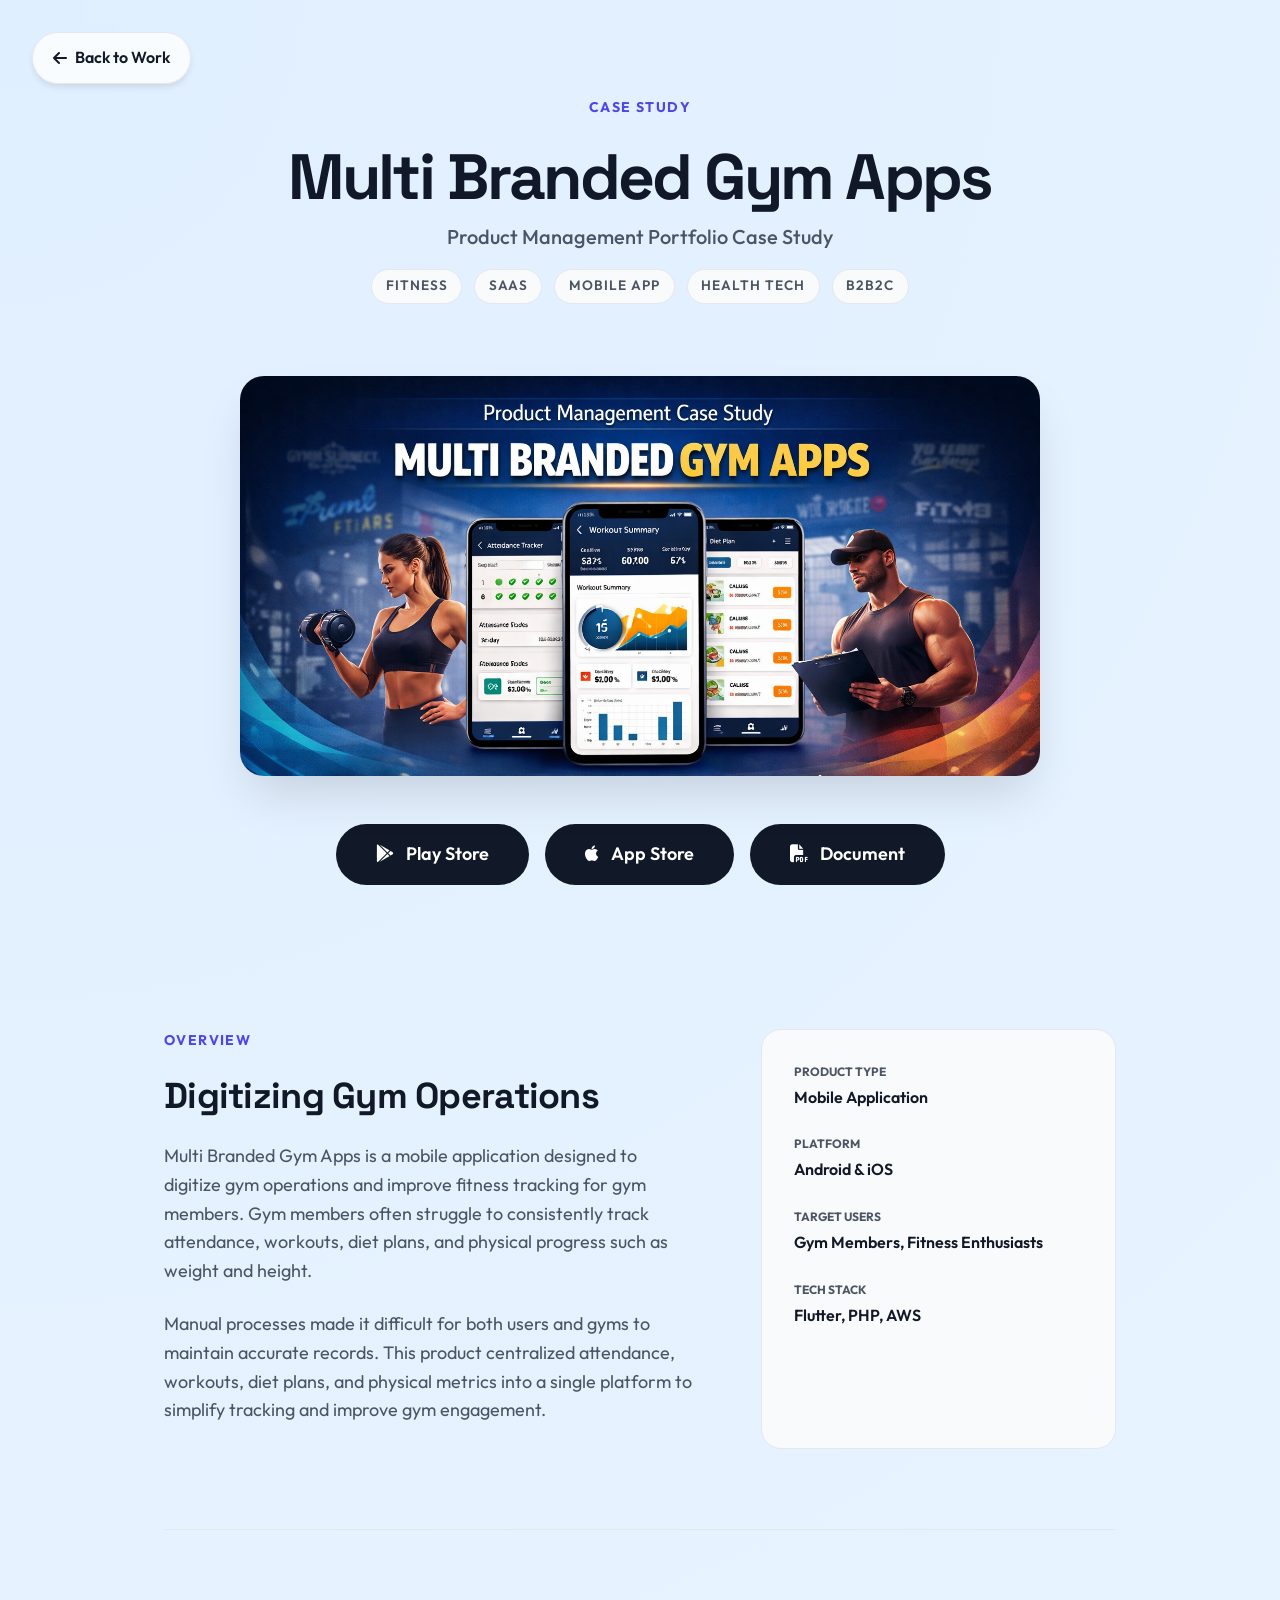
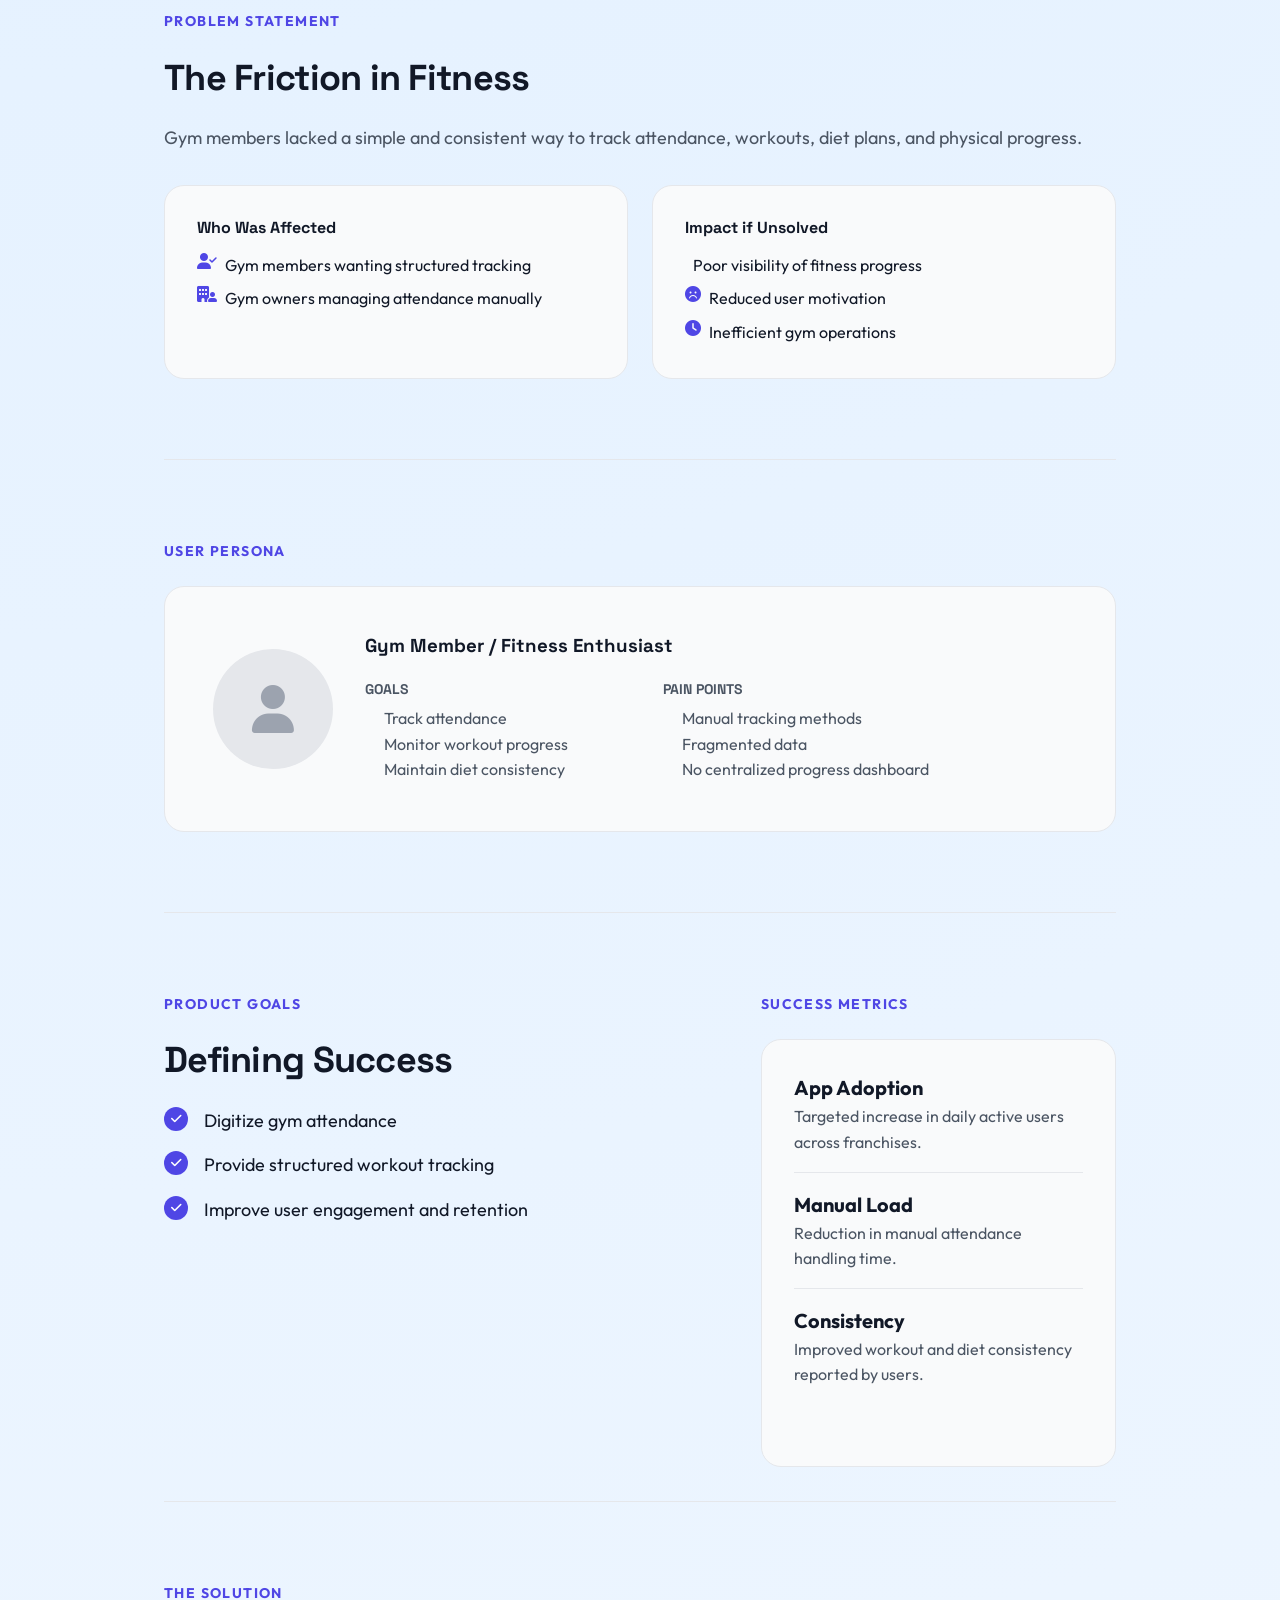
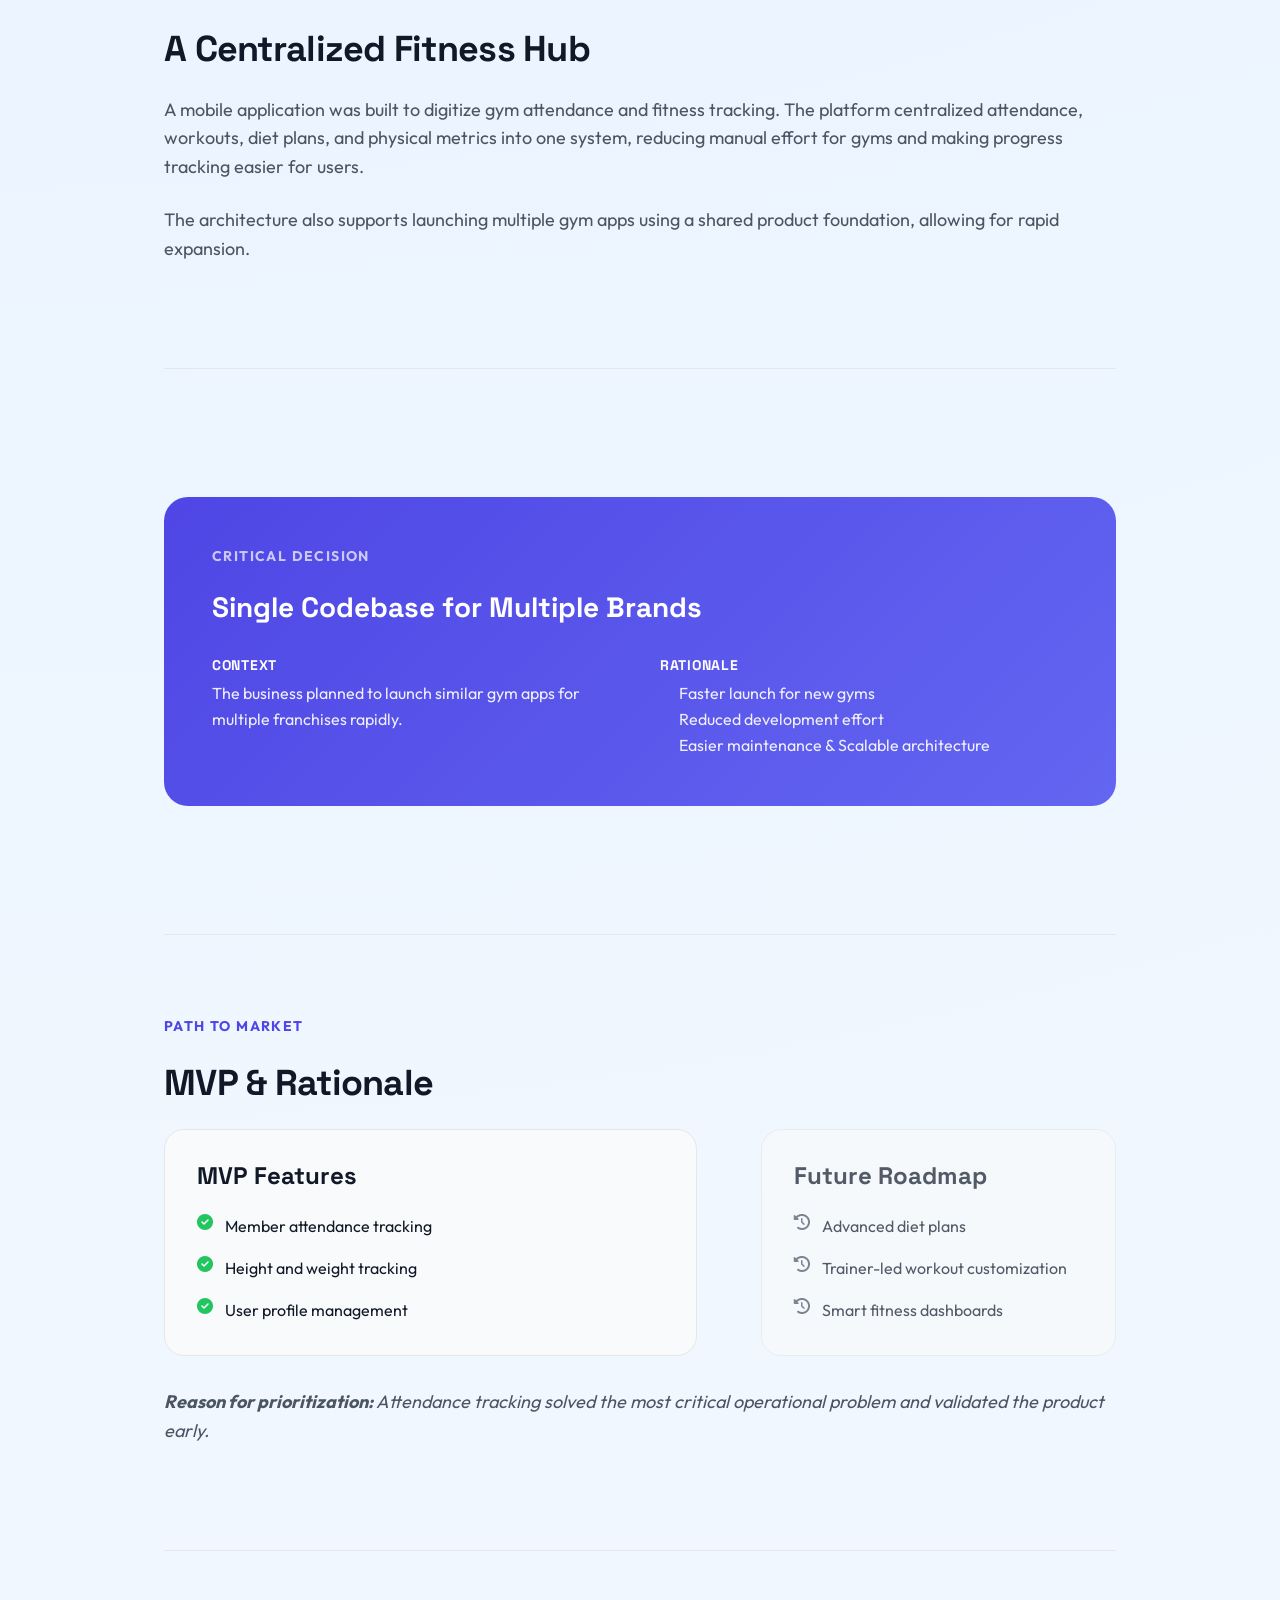
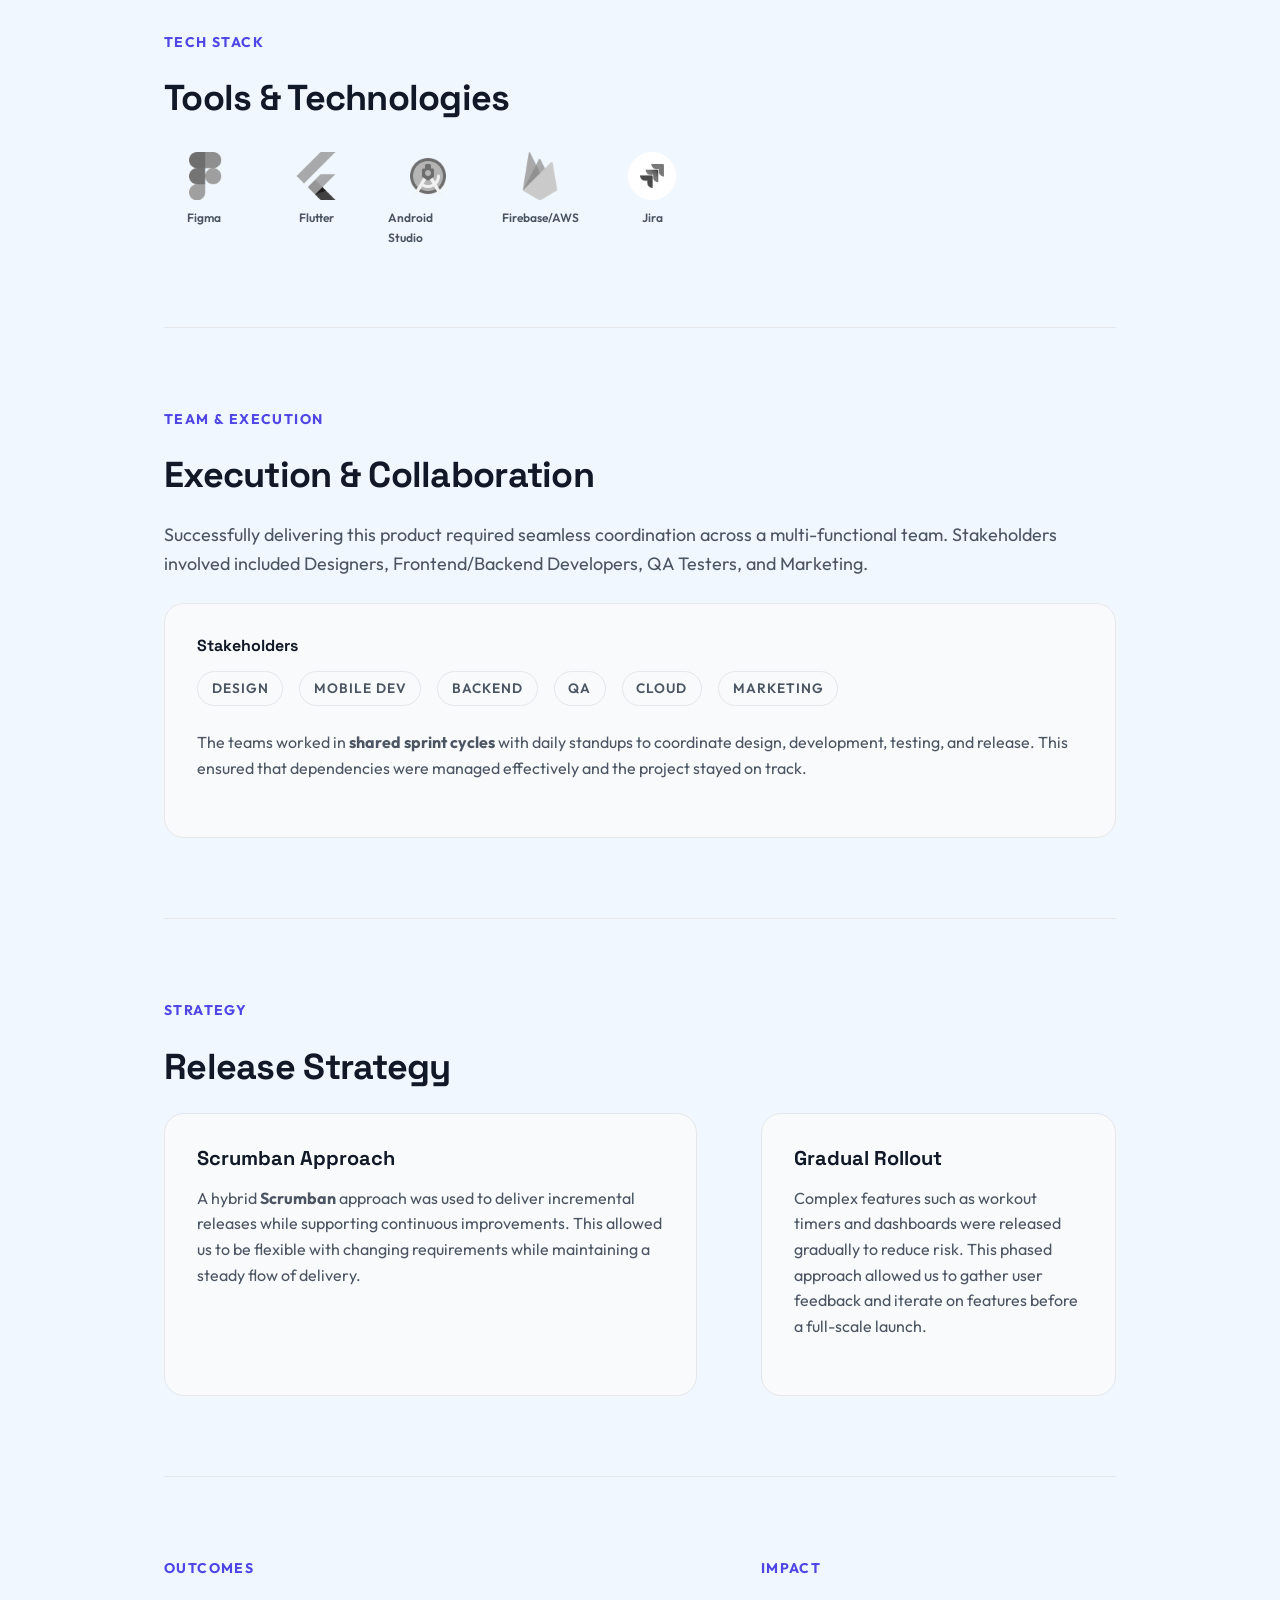
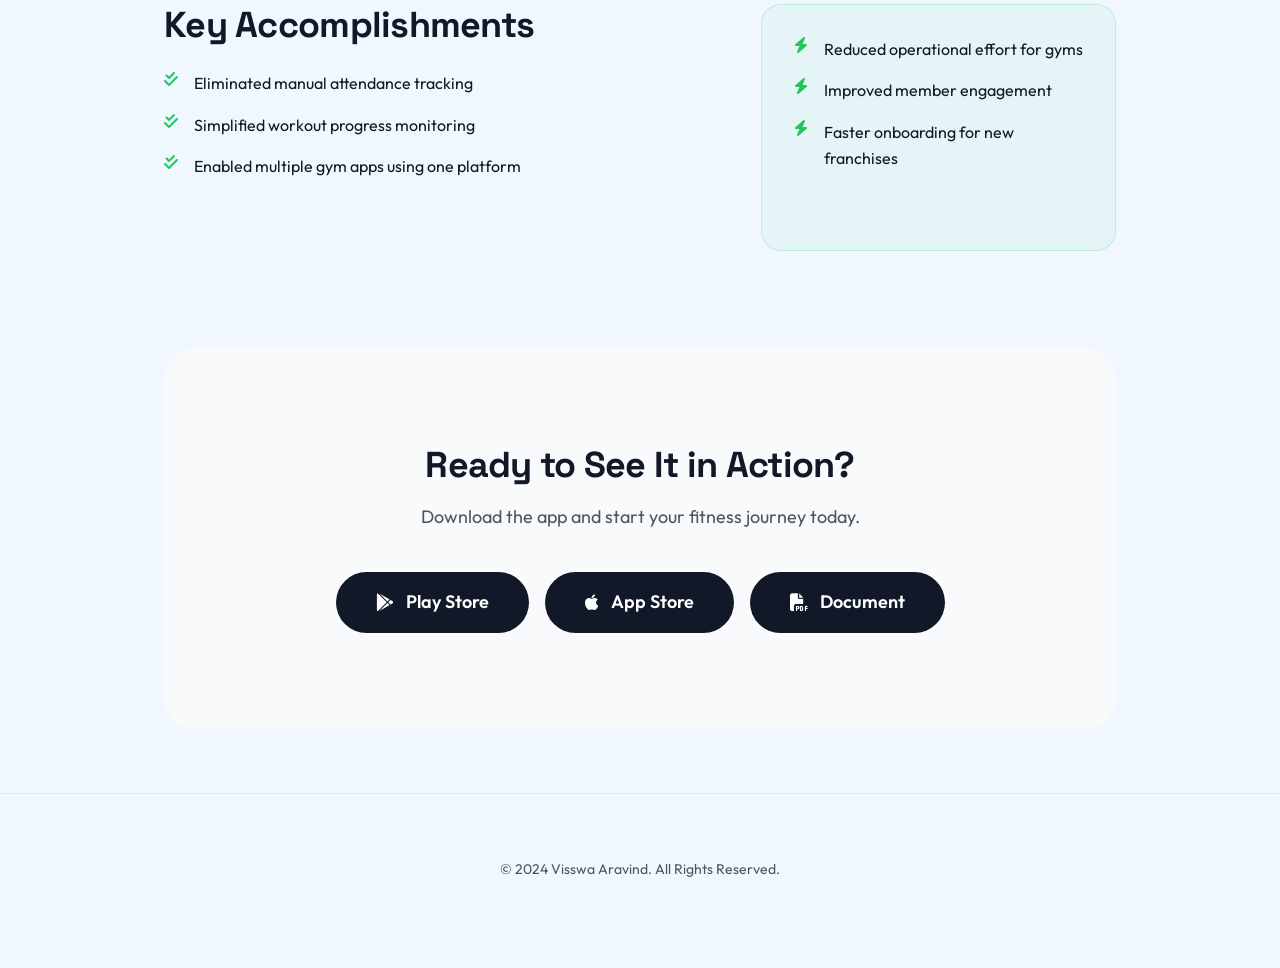
<file: projects/gym-apps.html>
<!DOCTYPE html>
<html lang="en">

<head>
    <meta charset="UTF-8">
    <meta name="viewport" content="width=device-width, initial-scale=1.0">
    <title>Multi Branded Gym Apps | Product Case Study</title>
    <meta name="description"
        content="Product Management case study for Multi Branded Gym Apps, a mobile application designed to digitize gym operations and fitness tracking.">

    <!-- Fonts -->
    <link rel="preconnect" href="https://fonts.googleapis.com">
    <link rel="preconnect" href="https://fonts.gstatic.com" crossorigin>
    <link
        href="https://fonts.googleapis.com/css2?family=Outfit:wght@300;400;500;600;700&family=Space+Grotesk:wght@300;400;500;600;700&display=swap"
        rel="stylesheet">

    <!-- Styles -->
    <link rel="stylesheet" href="../styles/style.css">

    <!-- Icons -->
    <link rel="stylesheet" href="https://cdnjs.cloudflare.com/ajax/libs/font-awesome/6.4.0/css/all.min.css">

    <style>
        :root {
            --brand-primary: #4F46E5;
            --brand-secondary: #22C55E;
        }

        .light-theme {
            --bg-color: #ffffff;
            --text-primary: #111827;
            --text-secondary: #4b5563;
            --surface-color: #f9fafb;
            --surface-border: #e5e7eb;
            --card-bg: #f9fafb;
            --nav-bg: rgba(255, 255, 255, 0.8);
        }

        .dark-theme {
            --bg-color: #0f172a;
            --text-primary: #f8fafc;
            --text-secondary: #94a3b8;
            --surface-color: rgba(30, 41, 59, 0.4);
            --surface-border: rgba(255, 255, 255, 0.1);
            --card-bg: rgba(30, 41, 59, 0.4);
            --nav-bg: rgba(15, 23, 42, 0.8);
        }

        body {
            background-color: var(--bg-color);
            color: var(--text-primary);
            transition: background-color 0.4s ease, color 0.4s ease;
        }

        .case-study-container {
            max-width: 1000px;
            margin: 0 auto;
            padding: 0 1.5rem;
        }

        /* Hero Styling */
        .hero {
            padding: 6rem 0 4rem;
            text-align: center;
            display: flex;
            flex-direction: column;
            align-items: center;
        }

        .hero-title {
            font-size: clamp(2.5rem, 5vw, 4rem);
            font-weight: 800;
            letter-spacing: -0.04em;
            margin-bottom: 0.5rem;
            line-height: 1.1;
        }

        .hero-subtitle {
            font-size: 1.25rem;
            color: var(--text-secondary);
            margin-bottom: 1rem;
            font-weight: 500;
        }

        .hero-tags {
            display: flex;
            gap: 0.75rem;
            margin-bottom: 2.5rem;
            flex-wrap: wrap;
            justify-content: center;
        }

        .tag {
            padding: 0.35rem 0.85rem;
            background: var(--surface-color);
            border: 1px solid var(--surface-border);
            border-radius: 100px;
            font-size: 0.85rem;
            font-weight: 600;
            color: var(--text-secondary);
        }

        .hero-visual {
            width: 100%;
            max-width: 800px;
            margin: 2rem 0;
            border-radius: 24px;
            overflow: hidden;
            box-shadow: 0 25px 50px -12px rgba(0, 0, 0, 0.15);
            transition: transform 0.6s cubic-bezier(0.16, 1, 0.3, 1);
        }

        .hero-visual:hover {
            transform: scale(1.02);
        }

        .hero-visual img {
            width: 100%;
            display: block;
        }

        .hero-actions {
            display: flex;
            gap: 1rem;
            margin-top: 1rem;
        }

        /* Sections Styling */
        section {
            padding: 5rem 0;
            border-bottom: 1px solid var(--surface-border);
        }

        section:last-of-type {
            border-bottom: none;
        }

        .section-heading {
            font-size: 0.875rem;
            font-weight: 700;
            text-transform: uppercase;
            letter-spacing: 0.1em;
            color: var(--brand-primary);
            margin-bottom: 1.5rem;
            display: block;
        }

        .grid-2 {
            display: grid;
            grid-template-columns: 1.5fr 1fr;
            gap: 4rem;
        }

        @media (max-width: 768px) {
            .grid-2 {
                grid-template-columns: 1fr;
                gap: 2rem;
            }
            .hero-actions {
                flex-direction: column;
                width: 100%;
                gap: 1rem;
            }
            .hero-actions .btn-large {
                width: 100%;
                justify-content: center;
                box-sizing: border-box;
            }
            div[style*="grid-template-columns: 1fr 1fr"] {
                grid-template-columns: 1fr !important;
                gap: 1.5rem !important;
            }
            .card[style*="display: flex"] {
                flex-direction: column !important;
                text-align: center;
                align-items: center !important;
                gap: 1.5rem !important;
                padding: 1.5rem !important;
            }
            .persona-grid {
                grid-template-columns: 1fr !important;
            }
            section {
                padding: 4rem 0 !important;
            }
            .hero {
                padding: 6rem 0 2rem !important;
            }
            .decision-highlight {
                padding: 2rem !important;
            }
            .back-nav {
                top: 1rem;
                left: 1rem;
                padding: 0.5rem 1rem;
            }
            .hero-title {
                font-size: 2.2rem !important;
            }
        }

        .card {
            background: var(--surface-color);
            border: 1px solid var(--surface-border);
            border-radius: 20px;
            padding: 2rem;
            height: 100%;
            transition: all 0.3s ease;
        }

        .card:hover {
            border-color: var(--brand-primary);
            box-shadow: 0 10px 20px rgba(0, 0, 0, 0.05);
        }

        .info-item {
            margin-bottom: 1.5rem;
        }

        .info-item:last-child {
            margin-bottom: 0;
        }

        .info-label {
            font-size: 0.75rem;
            font-weight: 700;
            text-transform: uppercase;
            color: var(--text-secondary);
            margin-bottom: 0.25rem;
            display: block;
        }

        .info-value {
            font-size: 1rem;
            font-weight: 600;
        }

        /* Apple/Linear Typography */
        h2 {
            font-size: 2.25rem;
            font-weight: 700;
            letter-spacing: -0.02em;
            margin-bottom: 1.5rem;
        }

        p {
            font-size: 1.125rem;
            line-height: 1.6;
            color: var(--text-secondary);
            margin-bottom: 1.5rem;
        }

        .problem-impact {
            display: grid;
            grid-template-columns: repeat(auto-fit, minmax(280px, 1fr));
            gap: 1.5rem;
            margin-top: 2rem;
        }

        .feature-grid {
            display: grid;
            grid-template-columns: repeat(auto-fit, minmax(280px, 1fr));
            gap: 1.5rem;
        }

        .tool-icon-grid {
            display: flex;
            flex-wrap: wrap;
            gap: 2rem;
            margin-top: 2rem;
        }

        .tool-item {
            display: flex;
            flex-direction: column;
            align-items: center;
            gap: 0.5rem;
            width: 80px;
        }

        .tool-item img {
            width: 48px;
            height: 48px;
            object-fit: contain;
            filter: grayscale(1);
            transition: filter 0.3s ease;
        }

        .tool-item:hover img {
            filter: grayscale(0);
        }

        .tool-name {
            font-size: 0.75rem;
            font-weight: 600;
            color: var(--text-secondary);
        }

        .decision-highlight {
            background: linear-gradient(135deg, var(--brand-primary), #6366f1);
            color: white;
            padding: 3rem;
            border-radius: 24px;
            margin: 3rem 0;
        }

        .decision-highlight h3 {
            color: white;
            font-size: 1.75rem;
            margin-bottom: 1rem;
        }

        .decision-highlight p {
            color: rgba(255, 255, 255, 0.9);
            margin-bottom: 1.5rem;
        }

        .back-nav {
            position: fixed;
            top: 2rem;
            left: 2rem;
            z-index: 100;
            background: var(--nav-bg);
            backdrop-filter: blur(12px);
            border: 1px solid var(--surface-border);
            padding: 0.75rem 1.25rem;
            border-radius: 100px;
            display: flex;
            align-items: center;
            gap: 0.5rem;
            font-weight: 600;
            box-shadow: 0 4px 6px -1px rgba(0, 0, 0, 0.1);
        }

        .footer-cta {
            text-align: center;
            padding: 6rem 0;
            background: var(--surface-color);
            border-radius: 32px;
            margin: 4rem 0;
        }

        .btn-large {
            padding: 1rem 2.5rem;
            font-size: 1.125rem;
            border-radius: 100px;
            display: inline-flex;
            align-items: center;
            gap: 0.75rem;
            text-decoration: none;
            font-weight: 600;
            transition: all 0.3s ease;
        }

        .btn-black {
            background: var(--text-primary);
            color: var(--bg-color);
        }

        .btn-black:hover {
            transform: translateY(-4px);
            box-shadow: 0 10px 25px rgba(0, 0, 0, 0.1);
        }

        /* Animations */
        [data-scroll] {
            opacity: 0;
            transform: translateY(30px);
            transition: all 0.8s cubic-bezier(0.16, 1, 0.3, 1);
        }

        [data-scroll].visible {
            opacity: 1;
            transform: translateY(0);
        }
    </style>
</head>

<body class="light-theme">
    <script>
        // Sync theme immediately to prevent flashing
        const savedTheme = localStorage.getItem('theme');
        if (savedTheme === 'dark') {
            document.body.classList.remove('light-theme');
            document.body.classList.add('dark-theme');
        } else {
            document.body.classList.add('light-theme');
            document.body.classList.remove('dark-theme');
        }
    </script>
    <a href="../index.html#work" class="back-nav">
        <i class="fa-solid fa-arrow-left"></i> Back to Work
    </a>

    <div class="case-study-container">
        <!-- Hero Section -->
        <header class="hero">
            <span class="section-heading">Case Study</span>
            <h1 class="hero-title">Multi Branded Gym Apps</h1>
            <p class="hero-subtitle">Product Management Portfolio Case Study</p>

            <div class="hero-tags">
                <span class="tag">Fitness</span>
                <span class="tag">SaaS</span>
                <span class="tag">Mobile App</span>
                <span class="tag">Health Tech</span>
                <span class="tag">B2B2C</span>
            </div>

            <div class="hero-visual">
                <img src="../assets/featureGraphic/Multibrandedgymapps.png" alt="Multi Branded Gym Apps Hero">
            </div>

            <div class="hero-actions">
                <a href="https://play.google.com/store/apps/details?id=com.petalsautomation.gym_apps.zym&pcampaignid=web_share" target="_blank" class="btn-large btn-black">
                    <i class="fa-brands fa-google-play"></i> Play Store
                </a>
                <a href="https://apps.apple.com/in/app/zymmechanix/id6749257083" target="_blank" class="btn-large btn-black">
                    <i class="fa-brands fa-apple"></i> App Store
                </a>
                <a href="https://drive.google.com/file/d/1FunUV5UPDgW6XwhnvSwju8KZ6Az4FhXj/view?usp=sharing" target="_blank" class="btn-large btn-black">
                    <i class="fa-solid fa-file-pdf"></i> Document
                </a>
            </div>
        </header>

        <!-- Project Overview -->
        <section id="overview" data-scroll>
            <div class="grid-2">
                <div class="overview-text">
                    <span class="section-heading">Overview</span>
                    <h2>Digitizing Gym Operations</h2>
                    <p>
                        Multi Branded Gym Apps is a mobile application designed to digitize gym operations and improve
                        fitness tracking for gym members. Gym members often struggle to consistently track attendance,
                        workouts, diet plans, and physical progress such as weight and height.
                    </p>
                    <p>
                        Manual processes made it difficult for both users and gyms to maintain accurate records. This
                        product centralized attendance, workouts, diet plans, and physical metrics into a single
                        platform to simplify tracking and improve gym engagement.
                    </p>
                </div>
                <div class="overview-info">
                    <div class="card">
                        <div class="info-item">
                            <span class="info-label">Product Type</span>
                            <span class="info-value">Mobile Application</span>
                        </div>
                        <div class="info-item">
                            <span class="info-label">Platform</span>
                            <span class="info-value">Android & iOS</span>
                        </div>
                        <div class="info-item">
                            <span class="info-label">Target Users</span>
                            <span class="info-value">Gym Members, Fitness Enthusiasts</span>
                        </div>
                        <div class="info-item">
                            <span class="info-label">Tech Stack</span>
                            <span class="info-value">Flutter, PHP, AWS</span>
                        </div>
                    </div>
                </div>
            </div>
        </section>

        <!-- Problem Statement -->
        <section id="problem" data-scroll>
            <span class="section-heading">Problem Statement</span>
            <h2>The Friction in Fitness</h2>
            <p>Gym members lacked a simple and consistent way to track attendance, workouts, diet plans, and physical
                progress.</p>

            <div class="problem-impact">
                <div class="card">
                    <h4 style="margin-bottom: 1rem; font-weight: 700;">Who Was Affected</h4>
                    <ul style="list-style: none; padding: 0;">
                        <li style="margin-bottom: 0.5rem; display: flex; gap: 0.5rem;">
                            <i class="fa-solid fa-user-check" style="color: var(--brand-primary);"></i>
                            <span>Gym members wanting structured tracking</span>
                        </li>
                        <li style="display: flex; gap: 0.5rem;">
                            <i class="fa-solid fa-building-user" style="color: var(--brand-primary);"></i>
                            <span>Gym owners managing attendance manually</span>
                        </li>
                    </ul>
                </div>
                <div class="card">
                    <h4 style="margin-bottom: 1rem; font-weight: 700;">Impact if Unsolved</h4>
                    <ul style="list-style: none; padding: 0;">
                        <li style="margin-bottom: 0.5rem; display: flex; gap: 0.5rem;">
                            <i class="fa-solid fa-chart-line-down" style="color: var(--brand-primary);"></i>
                            <span>Poor visibility of fitness progress</span>
                        </li>
                        <li style="margin-bottom: 0.5rem; display: flex; gap: 0.5rem;">
                            <i class="fa-solid fa-face-frown" style="color: var(--brand-primary);"></i>
                            <span>Reduced user motivation</span>
                        </li>
                        <li style="display: flex; gap: 0.5rem;">
                            <i class="fa-solid fa-clock" style="color: var(--brand-primary);"></i>
                            <span>Inefficient gym operations</span>
                        </li>
                    </ul>
                </div>
            </div>
        </section>

        <!-- User Persona -->
        <section id="persona" data-scroll>
            <span class="section-heading">User Persona</span>
            <div class="card" style="display: flex; gap: 2rem; align-items: center; padding: 3rem;">
                <div
                    style="flex: 0 0 120px; height: 120px; background: #e5e7eb; border-radius: 50%; display: flex; align-items: center; justify-content: center; font-size: 3rem; color: #9ca3af;">
                    <i class="fa-solid fa-user"></i>
                </div>
                <div>
                    <h3>Gym Member / Fitness Enthusiast</h3>
                    <div style="display: grid; grid-template-columns: 1fr 1fr; gap: 2rem; margin-top: 1.5rem;">
                        <div>
                            <h4
                                style="font-size: 0.875rem; text-transform: uppercase; color: var(--text-secondary); margin-bottom: 0.5rem;">
                                Goals</h4>
                            <ul style="padding-left: 1.2rem; color: var(--text-secondary);">
                                <li>Track attendance</li>
                                <li>Monitor workout progress</li>
                                <li>Maintain diet consistency</li>
                            </ul>
                        </div>
                        <div>
                            <h4
                                style="font-size: 0.875rem; text-transform: uppercase; color: var(--text-secondary); margin-bottom: 0.5rem;">
                                Pain Points</h4>
                            <ul style="padding-left: 1.2rem; color: var(--text-secondary);">
                                <li>Manual tracking methods</li>
                                <li>Fragmented data</li>
                                <li>No centralized progress dashboard</li>
                            </ul>
                        </div>
                    </div>
                </div>
            </div>
        </section>

        <!-- Product Goals & Success Metrics -->
        <section id="goals" data-scroll>
            <div class="grid-2">
                <div>
                    <span class="section-heading">Product Goals</span>
                    <h2>Defining Success</h2>
                    <ul style="list-style: none; padding: 0;">
                        <li style="margin-bottom: 1rem; display: flex; gap: 1rem; font-size: 1.125rem;">
                            <div
                                style="width: 24px; height: 24px; background: var(--brand-primary); color: white; border-radius: 50%; display: flex; align-items: center; justify-content: center; font-size: 0.75rem;">
                                <i class="fa-solid fa-check"></i>
                            </div>
                            <span>Digitize gym attendance</span>
                        </li>
                        <li style="margin-bottom: 1rem; display: flex; gap: 1rem; font-size: 1.125rem;">
                            <div
                                style="width: 24px; height: 24px; background: var(--brand-primary); color: white; border-radius: 50%; display: flex; align-items: center; justify-content: center; font-size: 0.75rem;">
                                <i class="fa-solid fa-check"></i>
                            </div>
                            <span>Provide structured workout tracking</span>
                        </li>
                        <li style="display: flex; gap: 1rem; font-size: 1.125rem;">
                            <div
                                style="width: 24px; height: 24px; background: var(--brand-primary); color: white; border-radius: 50%; display: flex; align-items: center; justify-content: center; font-size: 0.75rem;">
                                <i class="fa-solid fa-check"></i>
                            </div>
                            <span>Improve user engagement and retention</span>
                        </li>
                    </ul>
                </div>
                <div>
                    <span class="section-heading">Success Metrics</span>
                    <div class="card">
                        <ul style="list-style: none; padding: 0; margin: 0;">
                            <li
                                style="margin-bottom: 1rem; padding-bottom: 1rem; border-bottom: 1px solid var(--surface-border);">
                                <strong style="display: block; font-size: 1.25rem;">App Adoption</strong>
                                <span style="color: var(--text-secondary);">Targeted increase in daily active users
                                    across franchises.</span>
                            </li>
                            <li
                                style="margin-bottom: 1rem; padding-bottom: 1rem; border-bottom: 1px solid var(--surface-border);">
                                <strong style="display: block; font-size: 1.25rem;">Manual Load</strong>
                                <span style="color: var(--text-secondary);">Reduction in manual attendance handling
                                    time.</span>
                            </li>
                            <li>
                                <strong style="display: block; font-size: 1.25rem;">Consistency</strong>
                                <span style="color: var(--text-secondary);">Improved workout and diet consistency
                                    reported by users.</span>
                            </li>
                        </ul>
                    </div>
                </div>
            </div>
        </section>

        <!-- Solution Overview -->
        <section id="solution" data-scroll>
            <span class="section-heading">The Solution</span>
            <h2>A Centralized Fitness Hub</h2>
            <p>
                A mobile application was built to digitize gym attendance and fitness tracking. The platform centralized
                attendance, workouts, diet plans, and physical metrics into one system, reducing manual effort for gyms
                and making progress tracking easier for users.
            </p>

            <p>
                The architecture also supports launching multiple gym apps using a shared product foundation, allowing
                for rapid expansion.
            </p>
        </section>

        <!-- Key Product Decision -->
        <section id="decision" data-scroll>
            <div class="decision-highlight">
                <span class="section-heading" style="color: rgba(255,255,255,0.7);">Critical Decision</span>
                <h3>Single Codebase for Multiple Brands</h3>
                <div style="display: grid; grid-template-columns: 1fr 1fr; gap: 2.5rem; margin-top: 2rem;">
                    <div>
                        <h4
                            style="color: white; margin-bottom: 0.5rem; font-size: 0.875rem; text-transform: uppercase; letter-spacing: 0.05em;">
                            Context</h4>
                        <p style="font-size: 1rem; margin-bottom: 0;">The business planned to launch similar gym apps
                            for multiple franchises rapidly.</p>
                    </div>
                    <div>
                        <h4
                            style="color: white; margin-bottom: 0.5rem; font-size: 0.875rem; text-transform: uppercase; letter-spacing: 0.05em;">
                            Rationale</h4>
                        <ul style="font-size: 1rem; color: rgba(255,255,255,0.9); padding-left: 1.2rem;">
                            <li>Faster launch for new gyms</li>
                            <li>Reduced development effort</li>
                            <li>Easier maintenance & Scalable architecture</li>
                        </ul>
                    </div>
                </div>
            </div>
        </section>

        <!-- MVP & Prioritization -->
        <section id="mvp" data-scroll>
            <span class="section-heading">Path to Market</span>
            <h2>MVP & Rationale</h2>
            <div class="grid-2">
                <div>
                    <div class="card">
                        <h3 style="font-size: 1.5rem; margin-bottom: 1.5rem;">MVP Features</h3>
                        <ul style="list-style: none; padding: 0;">
                            <li style="margin-bottom: 1rem; display: flex; gap: 0.75rem;">
                                <i class="fa-solid fa-circle-check" style="color: var(--brand-secondary);"></i>
                                <span>Member attendance tracking</span>
                            </li>
                            <li style="margin-bottom: 1rem; display: flex; gap: 0.75rem;">
                                <i class="fa-solid fa-circle-check" style="color: var(--brand-secondary);"></i>
                                <span>Height and weight tracking</span>
                            </li>
                            <li style="display: flex; gap: 0.75rem;">
                                <i class="fa-solid fa-circle-check" style="color: var(--brand-secondary);"></i>
                                <span>User profile management</span>
                            </li>
                        </ul>
                    </div>
                </div>
                <div>
                    <div class="card" style="opacity: 0.7;">
                        <h3 style="font-size: 1.5rem; margin-bottom: 1.5rem;">Future Roadmap</h3>
                        <ul style="list-style: none; padding: 0;">
                            <li style="margin-bottom: 1rem; display: flex; gap: 0.75rem;">
                                <i class="fa-solid fa-clock-rotate-left" style="color: var(--text-secondary);"></i>
                                <span>Advanced diet plans</span>
                            </li>
                            <li style="margin-bottom: 1rem; display: flex; gap: 0.75rem;">
                                <i class="fa-solid fa-clock-rotate-left" style="color: var(--text-secondary);"></i>
                                <span>Trainer-led workout customization</span>
                            </li>
                            <li style="display: flex; gap: 0.75rem;">
                                <i class="fa-solid fa-clock-rotate-left" style="color: var(--text-secondary);"></i>
                                <span>Smart fitness dashboards</span>
                            </li>
                        </ul>
                    </div>
                </div>
            </div>
            <p style="margin-top: 2rem; font-style: italic;">
                <strong>Reason for prioritization:</strong> Attendance tracking solved the most critical operational
                problem and validated the product early.
            </p>
        </section>

        <!-- Tools & Technologies -->
        <section id="tools" data-scroll>
            <span class="section-heading">Tech Stack</span>
            <h2>Tools & Technologies</h2>
            <div class="tool-icon-grid">
                <div class="tool-item">
                    <img src="../assets/icons/Figma.png" alt="Figma">
                    <span class="tool-name">Figma</span>
                </div>
                <div class="tool-item">
                    <img src="../assets/icons/flutter.png" alt="Flutter">
                    <span class="tool-name">Flutter</span>
                </div>
                <div class="tool-item">
                    <img src="../assets/icons/android-studio.png" alt="Android Studio">
                    <span class="tool-name">Android Studio</span>
                </div>
                <div class="tool-item">
                    <img src="../assets/icons/firebase.png" alt="Cloud">
                    <span class="tool-name">Firebase/AWS</span>
                </div>
                <div class="tool-item">
                    <img src="../assets/icons/jira.png" alt="Jira">
                    <span class="tool-name">Jira</span>
                </div>
            </div>
        </section>

        <!-- Execution & Collaboration -->
        <section id="execution" data-scroll>
            <span class="section-heading">Team & Execution</span>
            <h2>Execution & Collaboration</h2>
            <p>
                Successfully delivering this product required seamless coordination across a multi-functional team.
                Stakeholders involved included Designers, Frontend/Backend Developers, QA Testers, and Marketing.
            </p>
            <div class="card">
                <h4 style="margin-bottom: 1rem; font-weight: 700;">Stakeholders</h4>
                <div style="display: flex; flex-wrap: wrap; gap: 1rem;">
                    <span class="tag">Design</span>
                    <span class="tag">Mobile Dev</span>
                    <span class="tag">Backend</span>
                    <span class="tag">QA</span>
                    <span class="tag">Cloud</span>
                    <span class="tag">Marketing</span>
                </div>
                <p style="margin-top: 1.5rem; font-size: 1rem;">
                    The teams worked in <strong>shared sprint cycles</strong> with daily standups to coordinate design,
                    development, testing, and release. This ensured that dependencies were managed effectively and the
                    project stayed on track.
                </p>
            </div>
        </section>

        <!-- Release Strategy -->
        <section id="release" data-scroll>
            <span class="section-heading">Strategy</span>
            <h2>Release Strategy</h2>
            <div class="grid-2">
                <div class="card">
                    <h3 style="font-size: 1.25rem; margin-bottom: 1rem;">Scrumban Approach</h3>
                    <p style="font-size: 1rem;">
                        A hybrid <strong>Scrumban</strong> approach was used to deliver incremental releases while
                        supporting continuous improvements. This allowed us to be flexible with changing requirements
                        while maintaining a steady flow of delivery.
                    </p>
                </div>
                <div class="card">
                    <h3 style="font-size: 1.25rem; margin-bottom: 1rem;">Gradual Rollout</h3>
                    <p style="font-size: 1rem;">
                        Complex features such as workout timers and dashboards were released gradually to reduce risk.
                        This phased approach allowed us to gather user feedback and iterate on features before a
                        full-scale launch.
                    </p>
                </div>
            </div>
        </section>

        <!-- Outcomes & Impact -->
        <section id="outcomes" data-scroll>
            <div class="grid-2">
                <div>
                    <span class="section-heading">Outcomes</span>
                    <h2>Key Accomplishments</h2>
                    <ul style="list-style: none; padding: 0;">
                        <li style="margin-bottom: 1rem; display: flex; gap: 1rem;">
                            <i class="fa-solid fa-check-double" style="color: var(--brand-secondary);"></i>
                            <span>Eliminated manual attendance tracking</span>
                        </li>
                        <li style="margin-bottom: 1rem; display: flex; gap: 1rem;">
                            <i class="fa-solid fa-check-double" style="color: var(--brand-secondary);"></i>
                            <span>Simplified workout progress monitoring</span>
                        </li>
                        <li style="display: flex; gap: 1rem;">
                            <i class="fa-solid fa-check-double" style="color: var(--brand-secondary);"></i>
                            <span>Enabled multiple gym apps using one platform</span>
                        </li>
                    </ul>
                </div>
                <div>
                    <span class="section-heading">Impact</span>
                    <div class="card"
                        style="background: rgba(34, 197, 94, 0.05); border-color: rgba(34, 197, 94, 0.2);">
                        <ul style="list-style: none; padding: 0;">
                            <li style="margin-bottom: 1rem; display: flex; gap: 1rem;">
                                <i class="fa-solid fa-bolt" style="color: var(--brand-secondary);"></i>
                                <span>Reduced operational effort for gyms</span>
                            </li>
                            <li style="margin-bottom: 1rem; display: flex; gap: 1rem;">
                                <i class="fa-solid fa-bolt" style="color: var(--brand-secondary);"></i>
                                <span>Improved member engagement</span>
                            </li>
                            <li style="display: flex; gap: 1rem;">
                                <i class="fa-solid fa-bolt" style="color: var(--brand-secondary);"></i>
                                <span>Faster onboarding for new franchises</span>
                            </li>
                        </ul>
                    </div>
                </div>
            </div>
        </section>

        <!-- Footer CTA & App Links -->
        <div class="footer-cta" data-scroll>
            <h2 style="margin-bottom: 1rem;">Ready to See It in Action?</h2>
            <p style="margin-bottom: 2.5rem;">Download the app and start your fitness journey today.</p>



            <div class="hero-actions" style="justify-content: center;">
                <a href="https://play.google.com/store/apps/details?id=com.petalsautomation.gym_apps.zym&pcampaignid=web_share" target="_blank" class="btn-large btn-black">
                    <i class="fa-brands fa-google-play"></i> Play Store
                </a>
                <a href="https://apps.apple.com/in/app/zymmechanix/id6749257083" target="_blank" class="btn-large btn-black">
                    <i class="fa-brands fa-apple"></i> App Store
                </a>
                <a href="https://drive.google.com/file/d/1FunUV5UPDgW6XwhnvSwju8KZ6Az4FhXj/view?usp=sharing" target="_blank" class="btn-large btn-black">
                    <i class="fa-solid fa-file-pdf"></i> Document
                </a>
            </div>
        </div>
    </div>

    <footer style="padding: 4rem 0; text-align: center; border-top: 1px solid var(--surface-border);">
        <p style="font-size: 0.875rem;">&copy; 2024 Visswa Aravind. All Rights Reserved.</p>
    </footer>

    <script src="../scripts/main.js"></script>
    <script>
        // Specific scroll observer for this page
        document.addEventListener('DOMContentLoaded', () => {
            const observer = new IntersectionObserver((entries) => {
                entries.forEach(entry => {
                    if (entry.isIntersecting) {
                        entry.target.classList.add('visible');
                    }
                });
            }, { threshold: 0.1 });

            document.querySelectorAll('[data-scroll]').forEach(el => observer.observe(el));
        });

        // Carousel Logic
        let currentPos = 0;
        function moveCarousel(direction) {
            const track = document.querySelector('.carousel-track');
            const itemWidth = 250 + 32; // width + gap
            const maxPos = track.children.length - 2;

            currentPos += direction;
            if (currentPos < 0) currentPos = 0;
            if (currentPos > maxPos) currentPos = maxPos;

            track.style.transform = `translateX(-${currentPos * itemWidth}px)`;
        }
    </script>
</body>

</html>
</file>
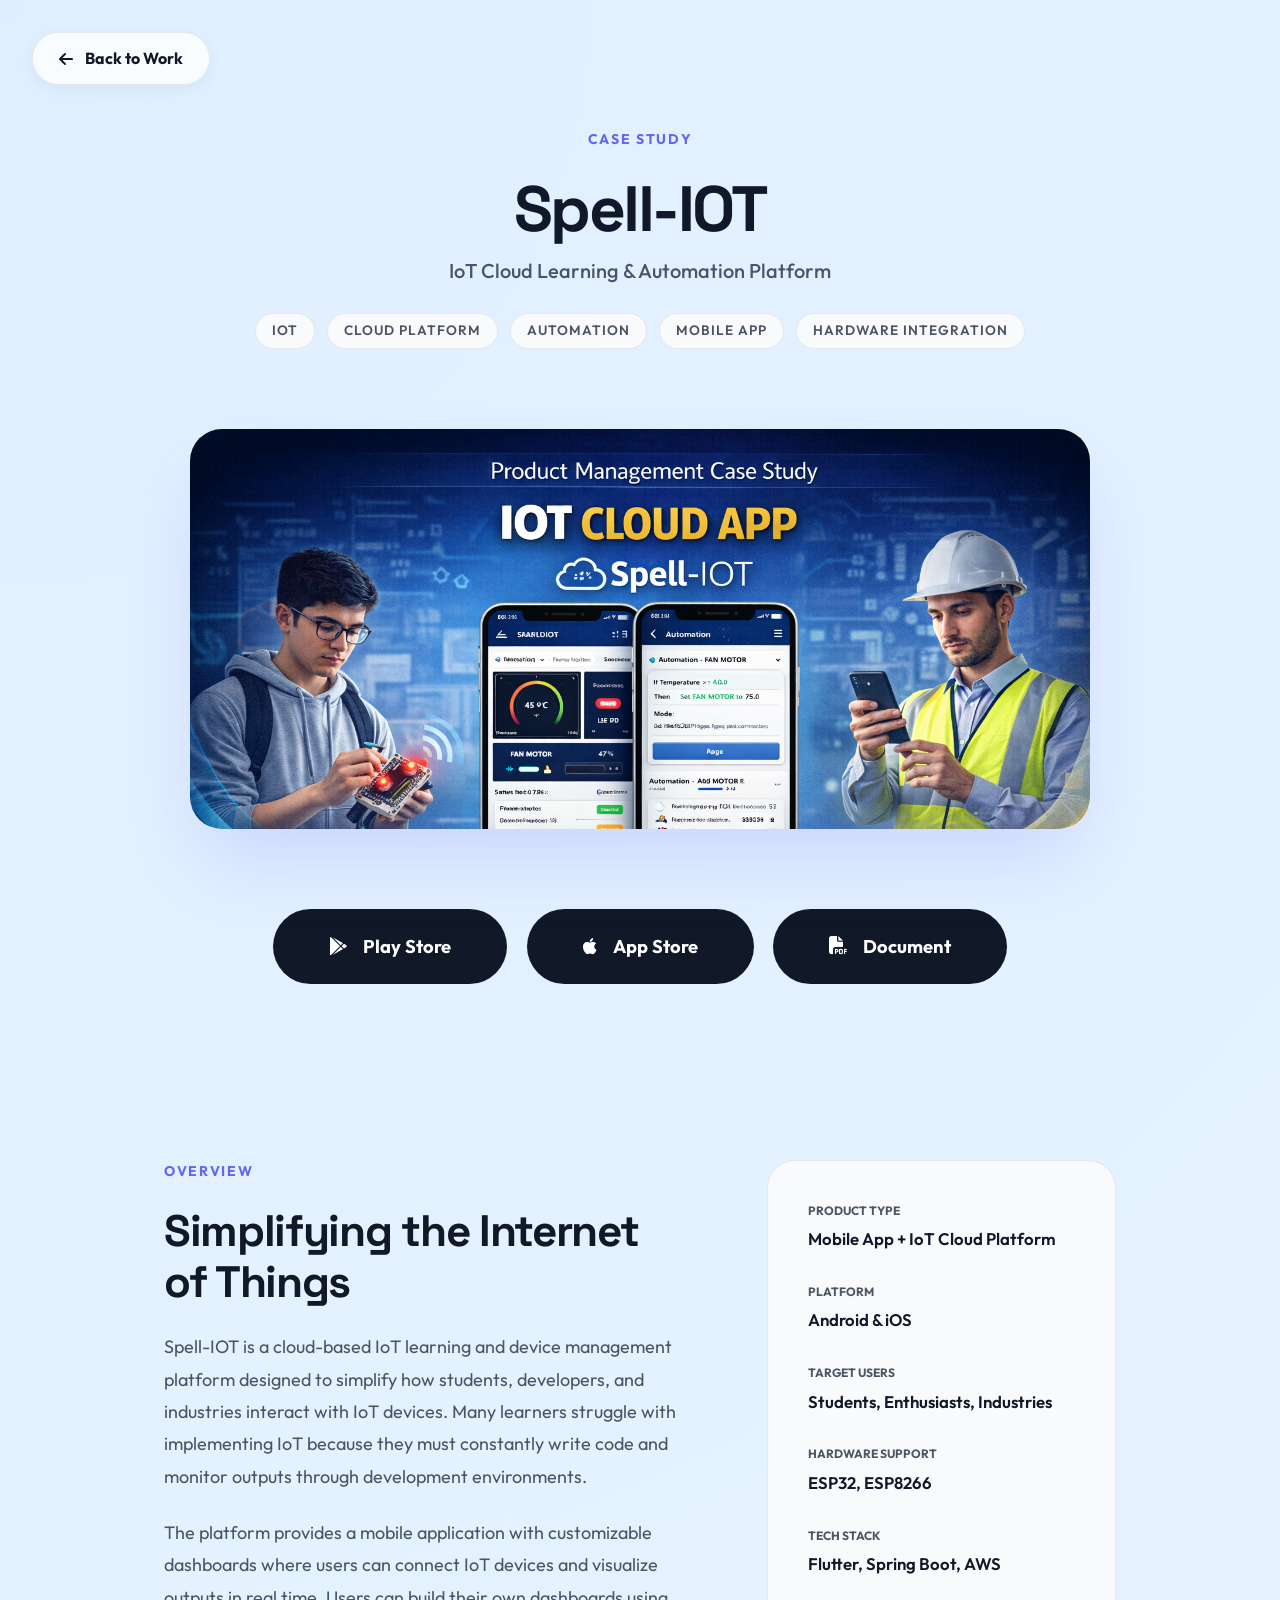
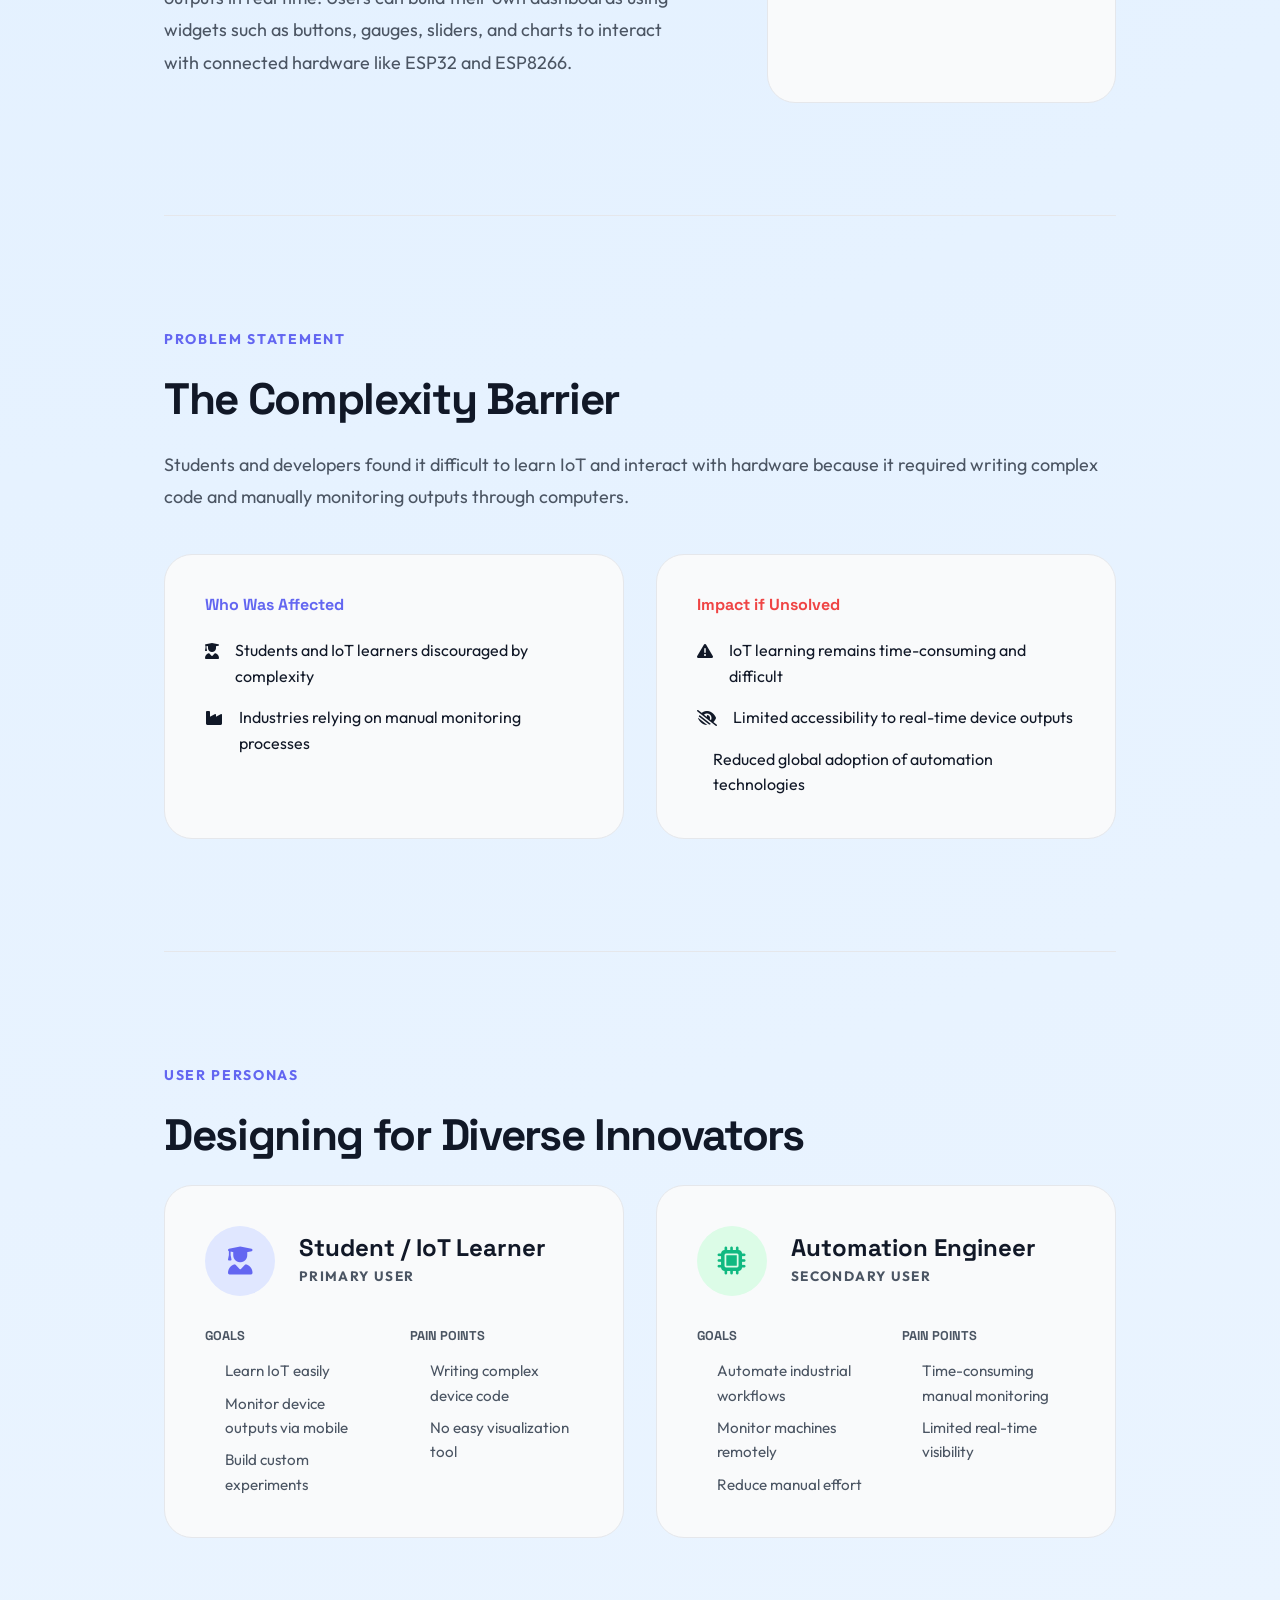
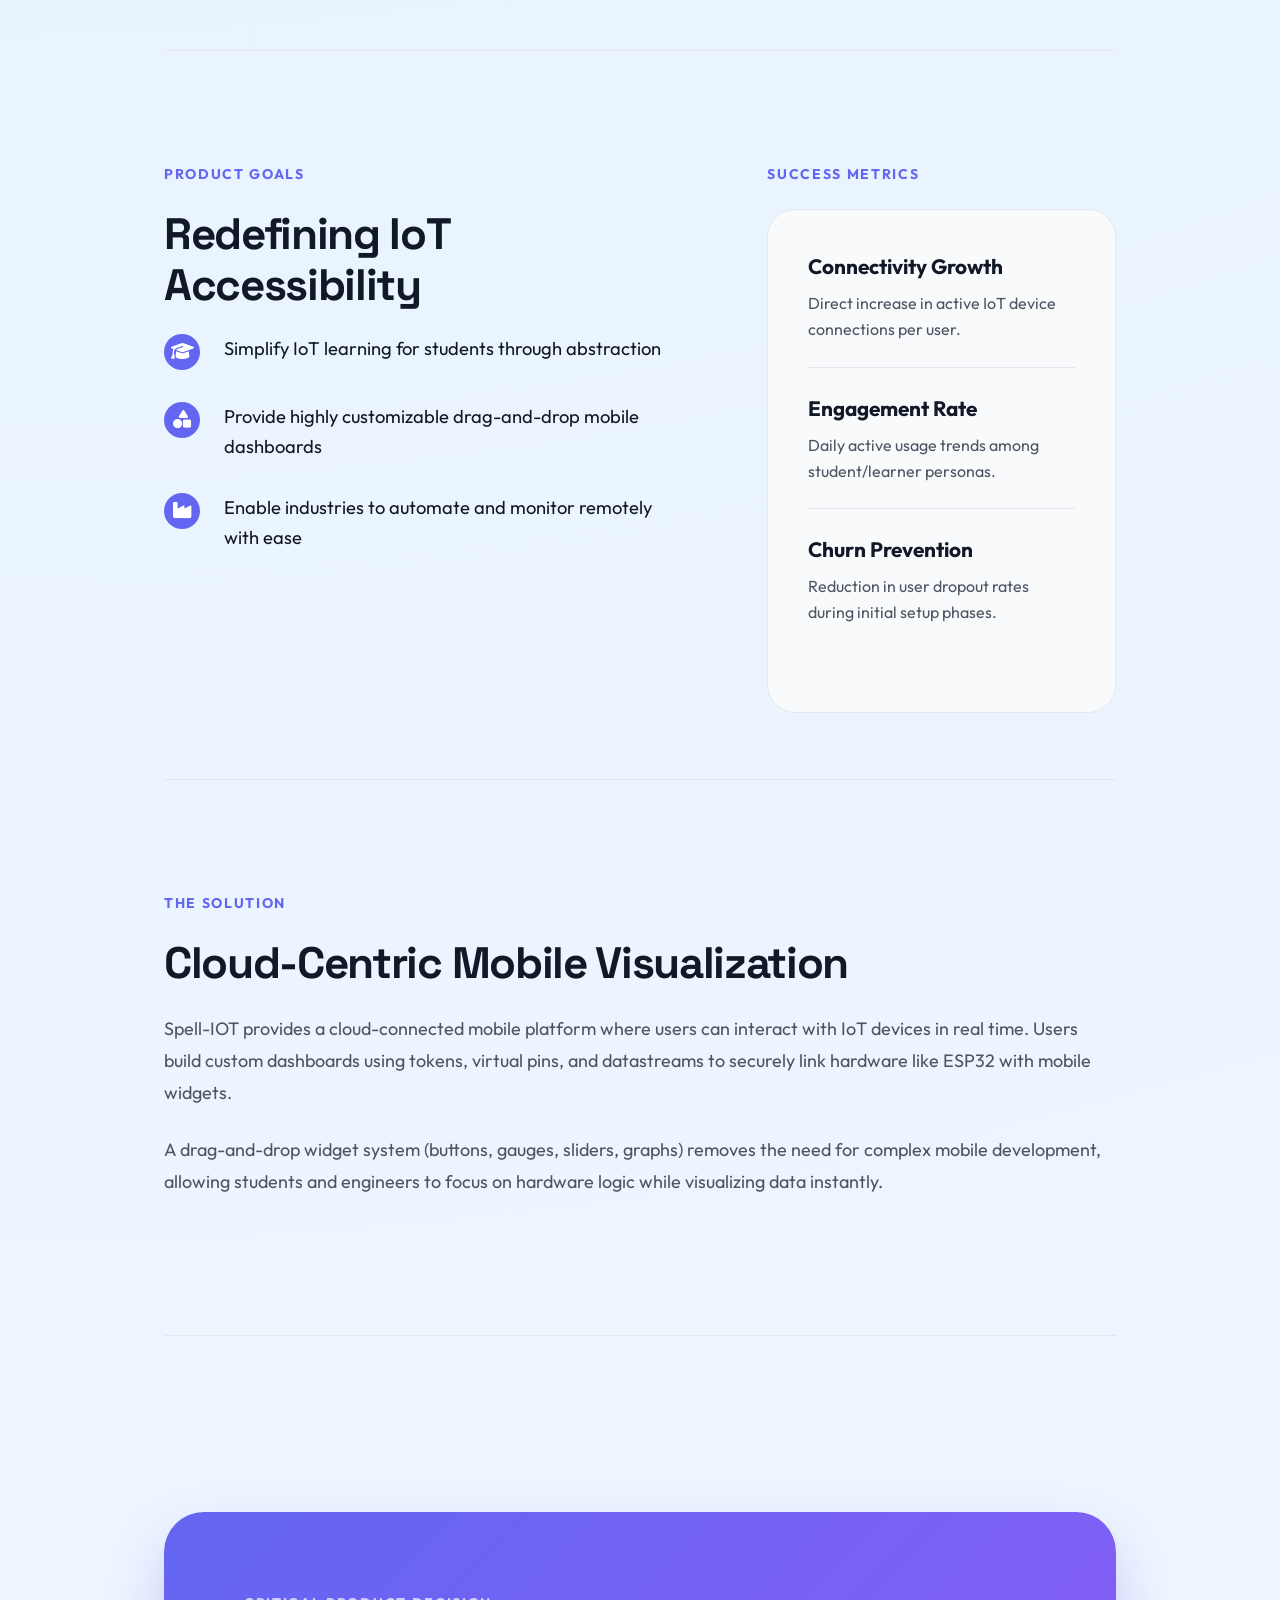
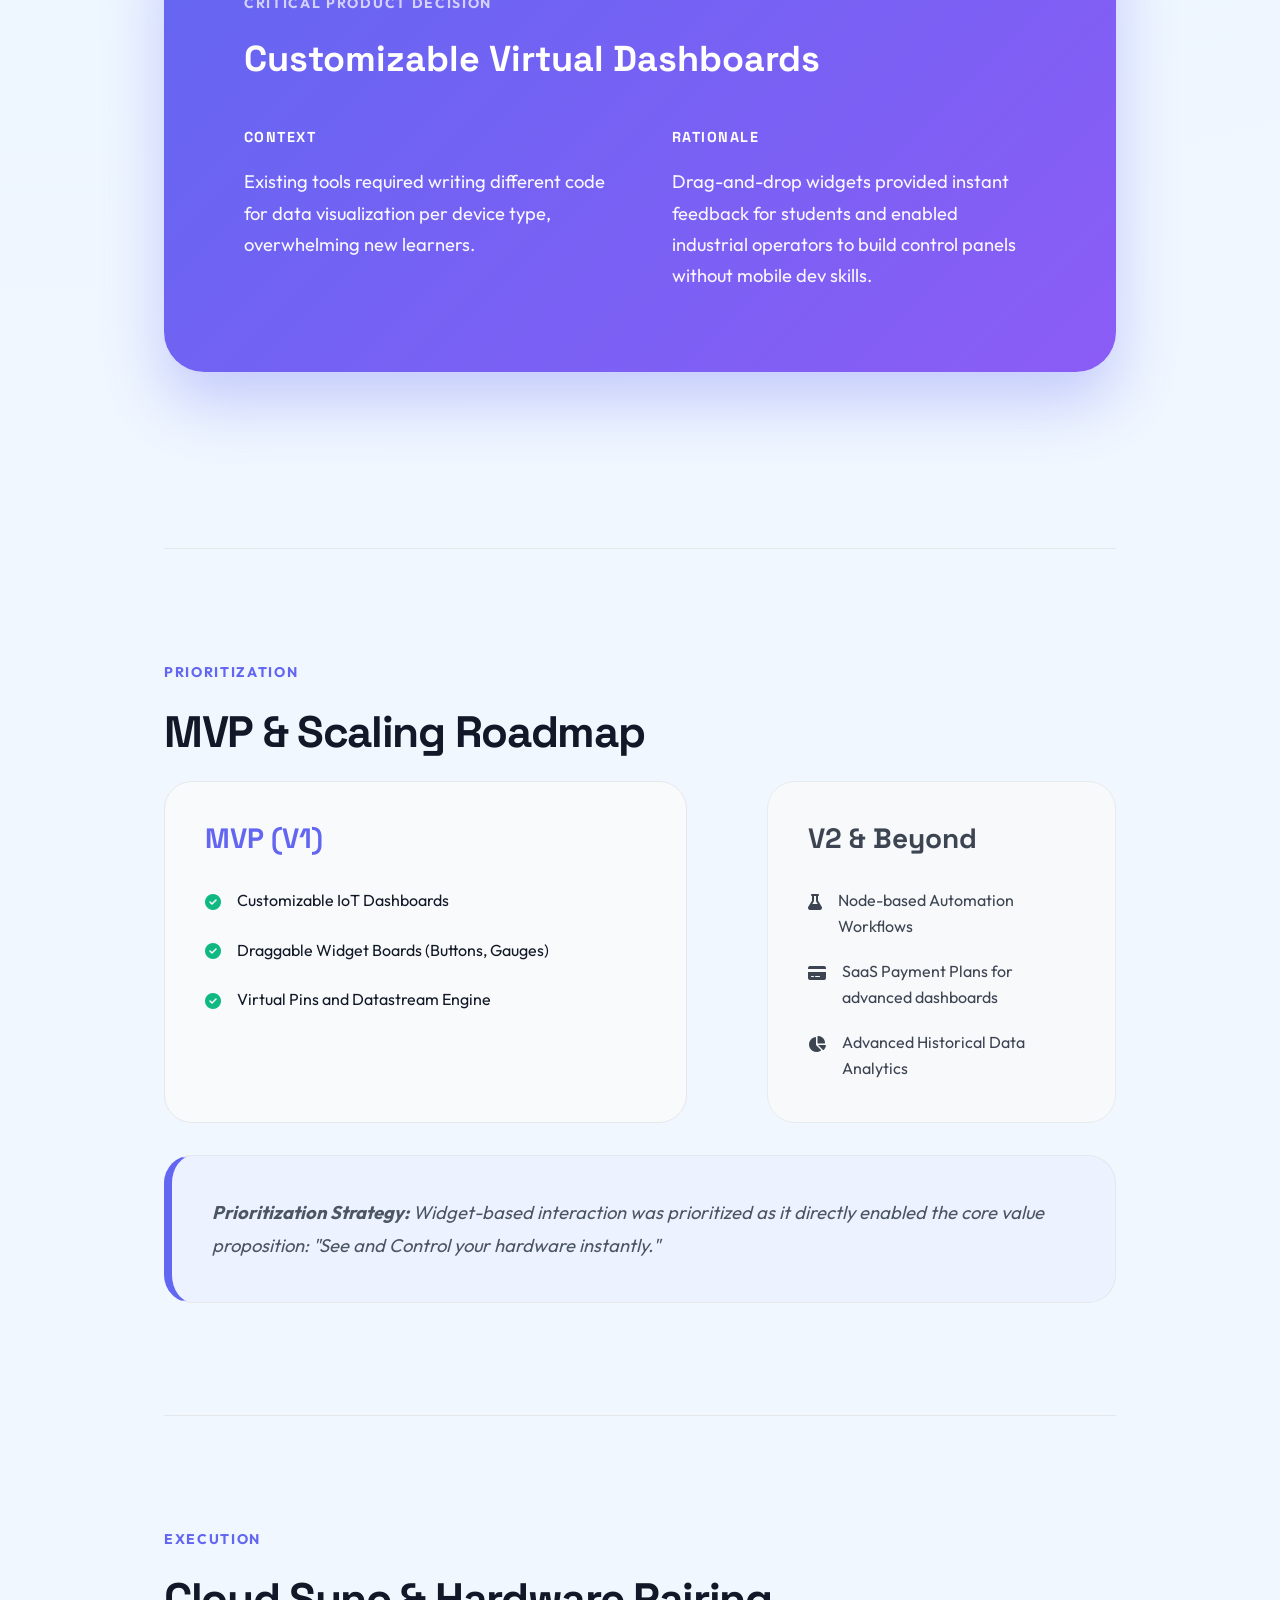
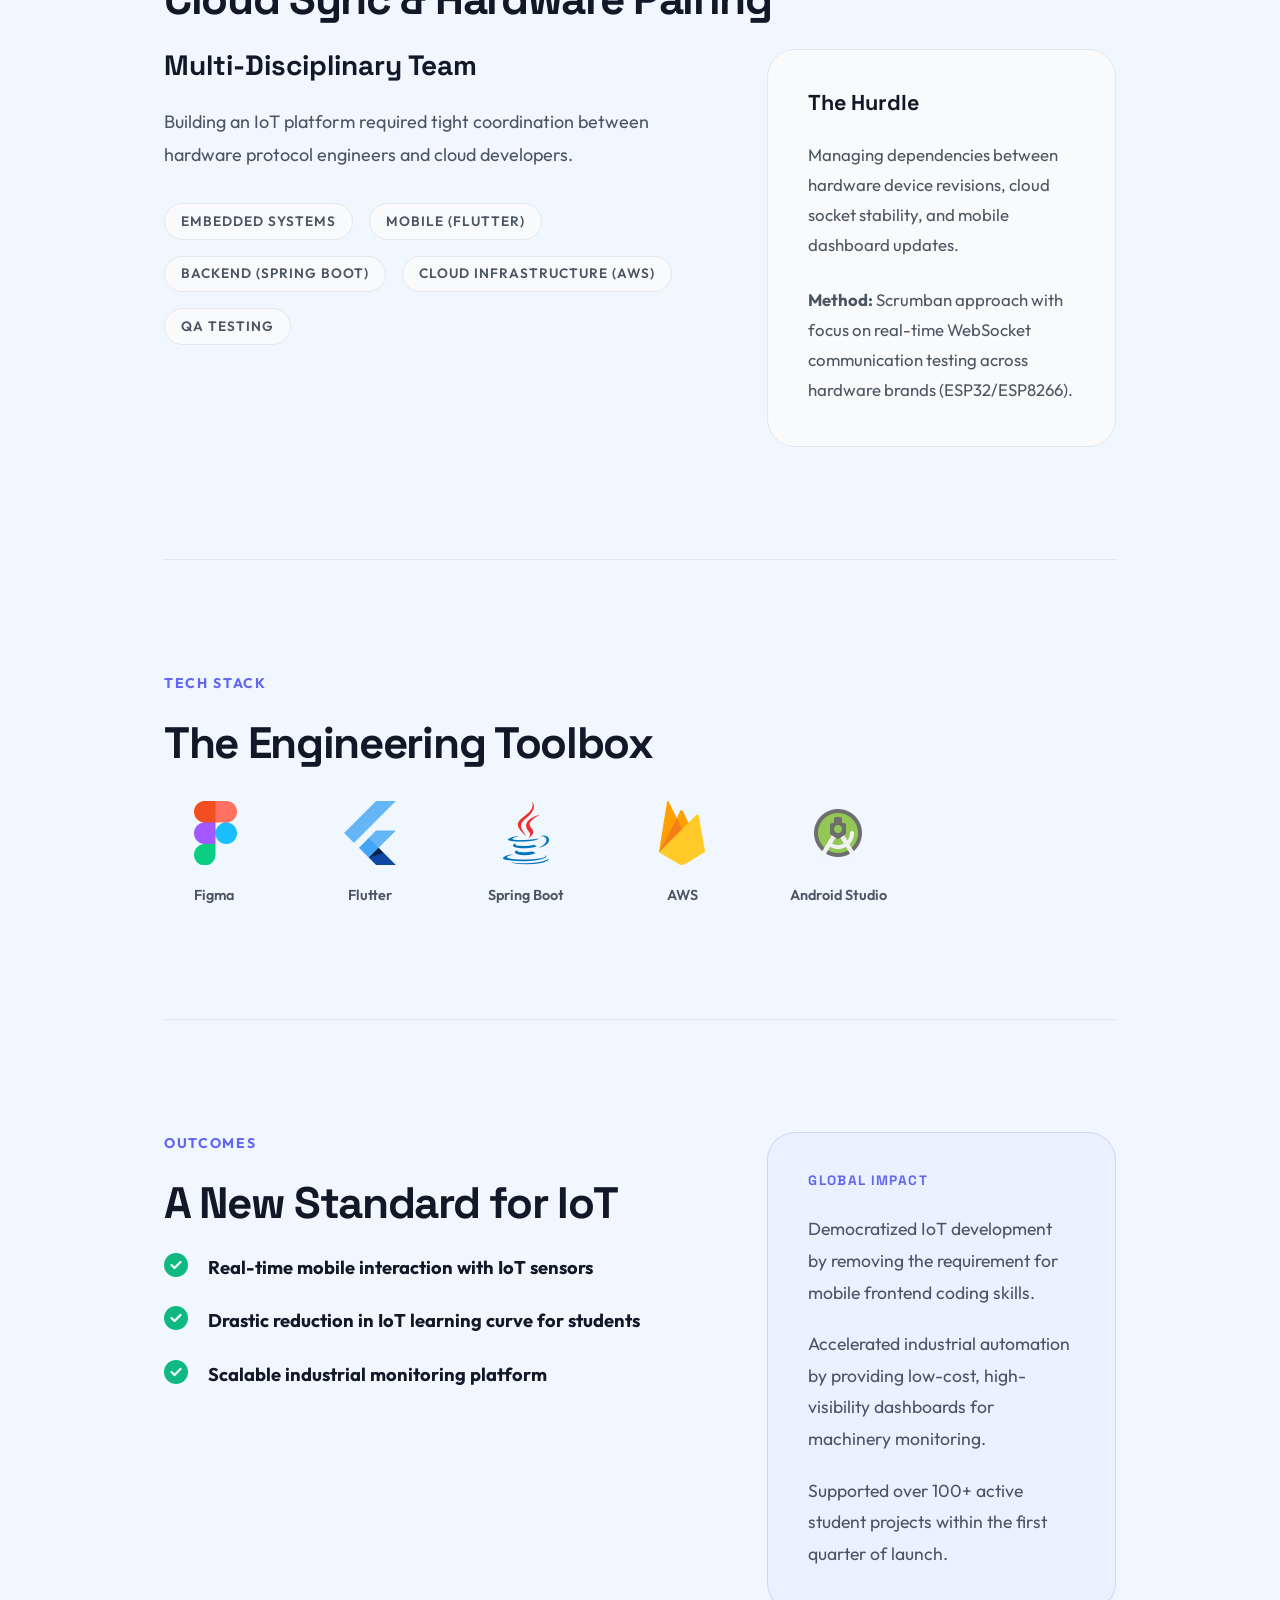
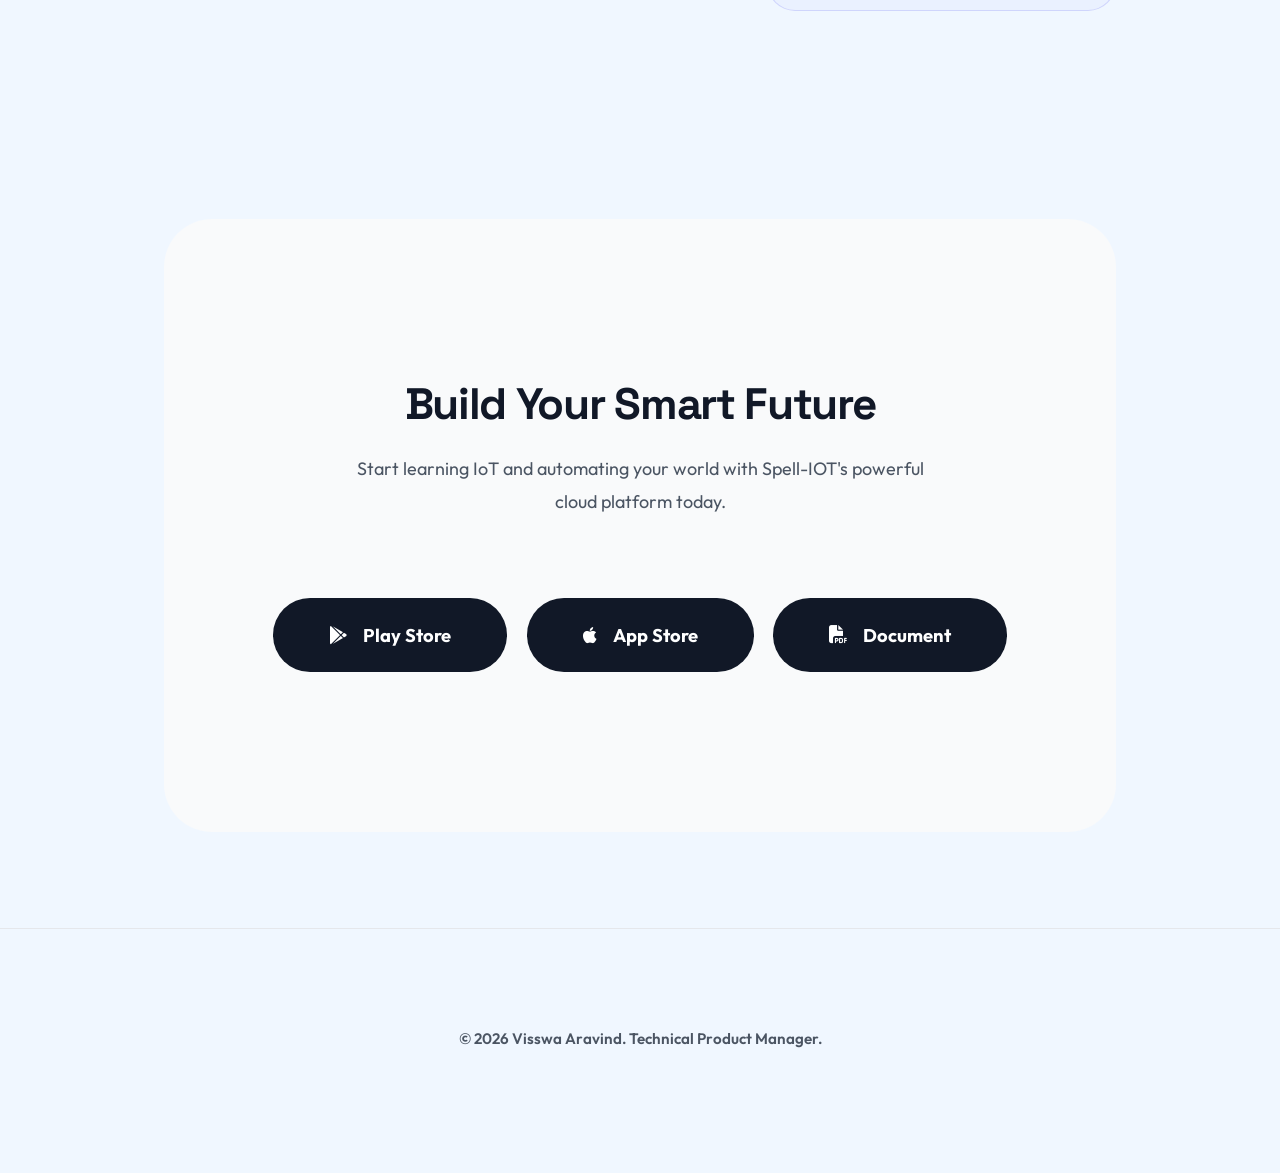
<file: projects/iot-cloud.html>
<!DOCTYPE html>
<html lang="en">

<head>
    <meta charset="UTF-8">
    <meta name="viewport" content="width=device-width, initial-scale=1.0">
    <title>Spell-IOT | IoT Cloud Learning & Automation Platform</title>
    <meta name="description"
        content="Product Management case study for Spell-IOT, a cloud-based IoT learning and automation platform paired with a mobile application.">

    <!-- Fonts -->
    <link rel="preconnect" href="https://fonts.googleapis.com">
    <link rel="preconnect" href="https://fonts.gstatic.com" crossorigin>
    <link
        href="https://fonts.googleapis.com/css2?family=Outfit:wght@300;400;500;600;700&family=Space+Grotesk:wght@300;400;500;600;700&display=swap"
        rel="stylesheet">

    <!-- Styles -->
    <link rel="stylesheet" href="../styles/style.css">

    <!-- Icons -->
    <link rel="stylesheet" href="https://cdnjs.cloudflare.com/ajax/libs/font-awesome/6.4.0/css/all.min.css">

    <style>
        :root {
            --brand-primary: #6366F1;
            --brand-secondary: #10B981;
        }

        .light-theme {
            --bg-color: #ffffff;
            --text-primary: #111827;
            --text-secondary: #4b5563;
            --surface-color: #f9fafb;
            --surface-border: #e5e7eb;
            --card-bg: #f9fafb;
            --nav-bg: rgba(255, 255, 255, 0.8);
        }

        .dark-theme {
            --bg-color: #0f172a;
            --text-primary: #f8fafc;
            --text-secondary: #94a3b8;
            --surface-color: rgba(30, 41, 59, 0.4);
            --surface-border: rgba(255, 255, 255, 0.1);
            --card-bg: rgba(30, 41, 59, 0.4);
            --nav-bg: rgba(15, 23, 42, 0.8);
        }

        body {
            background-color: var(--bg-color);
            color: var(--text-primary);
            font-family: 'Outfit', sans-serif;
            scroll-behavior: smooth;
            transition: background-color 0.4s ease, color 0.4s ease;
        }

        .case-study-container {
            max-width: 1000px;
            margin: 0 auto;
            padding: 0 1.5rem;
        }

        /* Hero Styling */
        .hero {
            padding: 8rem 0 4rem;
            text-align: center;
            display: flex;
            flex-direction: column;
            align-items: center;
        }

        .hero-title {
            font-size: clamp(2.5rem, 5vw, 4rem);
            font-weight: 800;
            letter-spacing: -0.04em;
            margin-bottom: 0.5rem;
            line-height: 1.1;
        }

        .hero-subtitle {
            font-size: 1.25rem;
            color: var(--text-secondary);
            margin-bottom: 1.5rem;
            font-weight: 500;
        }

        .hero-tags {
            display: flex;
            gap: 0.75rem;
            margin-bottom: 3rem;
            flex-wrap: wrap;
            justify-content: center;
        }

        .tag {
            padding: 0.4rem 1rem;
            background: var(--surface-color);
            border: 1px solid var(--surface-border);
            border-radius: 100px;
            font-size: 0.85rem;
            font-weight: 600;
            color: var(--text-secondary);
        }

        .hero-visual {
            width: 100%;
            max-width: 900px;
            margin: 2rem 0 4rem;
            border-radius: 32px;
            overflow: hidden;
            box-shadow: 0 40px 80px -15px rgba(99, 102, 241, 0.2);
            transition: transform 0.6s cubic-bezier(0.16, 1, 0.3, 1);
            background: #fdfdfd;
        }

        .hero-visual:hover {
            transform: scale(1.02);
        }

        .hero-visual img {
            width: 100%;
            display: block;
        }

        .hero-actions {
            display: flex;
            gap: 1.2rem;
            margin-top: 1rem;
        }

        /* Sections Styling */
        section {
            padding: 7rem 0;
            border-bottom: 1px solid var(--surface-border);
        }

        section:last-of-type {
            border-bottom: none;
        }

        .section-heading {
            font-size: 0.875rem;
            font-weight: 700;
            text-transform: uppercase;
            letter-spacing: 0.12em;
            color: var(--brand-primary);
            margin-bottom: 1.5rem;
            display: block;
        }

        .grid-2 {
            display: grid;
            grid-template-columns: 1.5fr 1fr;
            gap: 5rem;
        }

        @media (max-width: 768px) {
            .grid-2 {
                grid-template-columns: 1fr;
                gap: 2.5rem;
            }
            .hero-actions {
                flex-direction: column;
                width: 100%;
                gap: 1rem;
            }
            .hero-actions .btn-large {
                width: 100%;
                justify-content: center;
                box-sizing: border-box;
            }
            div[style*="grid-template-columns: 1fr 1fr"] {
                grid-template-columns: 1fr !important;
                gap: 1.5rem !important;
            }
            .card[style*="display: flex"] {
                flex-direction: column !important;
                text-align: center;
                align-items: center !important;
                gap: 1.5rem !important;
                padding: 1.5rem !important;
            }
            .persona-grid {
                grid-template-columns: 1fr !important;
            }
            section {
                padding: 4rem 0 !important;
            }
            .hero {
                padding: 6rem 0 2rem !important;
            }
            .decision-highlight {
                padding: 2rem !important;
            }
            .back-nav {
                top: 1rem;
                left: 1rem;
                padding: 0.5rem 1rem;
            }
            .hero-title {
                font-size: 2.2rem !important;
            }
        }

        .card {
            background: var(--surface-color);
            border: 1px solid var(--surface-border);
            border-radius: 28px;
            padding: 2.5rem;
            height: 100%;
            transition: all 0.4s cubic-bezier(0.16, 1, 0.3, 1);
        }

        .card:hover {
            border-color: var(--brand-primary);
            box-shadow: 0 25px 50px -12px rgba(0, 0, 0, 0.05);
            transform: translateY(-5px);
        }

        .info-item {
            margin-bottom: 1.8rem;
        }

        .info-item:last-child {
            margin-bottom: 0;
        }

        .info-label {
            font-size: 0.75rem;
            font-weight: 700;
            text-transform: uppercase;
            color: var(--text-secondary);
            margin-bottom: 0.4rem;
            display: block;
        }

        .info-value {
            font-size: 1.05rem;
            font-weight: 600;
        }

        /* Typography */
        h2 {
            font-size: clamp(2rem, 4vw, 2.75rem);
            font-weight: 700;
            letter-spacing: -0.03em;
            margin-bottom: 1.5rem;
            line-height: 1.15;
        }

        p {
            font-size: 1.125rem;
            line-height: 1.8;
            color: var(--text-secondary);
            margin-bottom: 1.5rem;
        }

        .decision-highlight {
            background: linear-gradient(135deg, var(--brand-primary), #4F46E5);
            color: white;
            padding: 5rem;
            border-radius: 40px;
            margin: 4rem 0;
            box-shadow: 0 30px 60px rgba(99, 102, 241, 0.3);
        }

        .decision-highlight h3 {
            color: white;
            font-size: 2.25rem;
            margin-bottom: 1.5rem;
        }

        .decision-highlight p {
            color: rgba(255, 255, 255, 0.95);
            margin-bottom: 0;
        }

        .tool-icon-grid {
            display: flex;
            flex-wrap: wrap;
            gap: 3.5rem;
            margin-top: 2rem;
        }

        .tool-item {
            display: flex;
            flex-direction: column;
            align-items: center;
            gap: 1.2rem;
            width: 100px;
        }

        .tool-item img {
            width: 64px;
            height: 64px;
            object-fit: contain;
            transition: all 0.3s cubic-bezier(0.16, 1, 0.3, 1);
        }

        .tool-item:hover img {
            transform: scale(1.2) rotate(5deg);
        }

        .tool-name {
            font-size: 0.9rem;
            font-weight: 600;
            color: var(--text-secondary);
        }

        .back-nav {
            position: fixed;
            top: 2rem;
            left: 2rem;
            z-index: 100;
            background: var(--nav-bg);
            backdrop-filter: blur(20px);
            border: 1px solid var(--surface-border);
            padding: 0.8rem 1.6rem;
            border-radius: 100px;
            display: flex;
            align-items: center;
            gap: 0.8rem;
            font-weight: 700;
            box-shadow: 0 4px 15px rgba(0, 0, 0, 0.05);
            transition: all 0.4s cubic-bezier(0.16, 1, 0.3, 1);
        }

        .back-nav:hover {
            transform: translateX(-8px);
            background: #fff;
            box-shadow: 0 10px 25px rgba(0, 0, 0, 0.1);
        }

        .footer-cta {
            text-align: center;
            padding: 10rem 0;
            background: var(--surface-color);
            border-radius: 48px;
            margin: 6rem 0;
        }

        .btn-large {
            padding: 1.4rem 3.5rem;
            font-size: 1.15rem;
            border-radius: 100px;
            display: inline-flex;
            align-items: center;
            gap: 1rem;
            text-decoration: none;
            font-weight: 700;
            transition: all 0.4s cubic-bezier(0.16, 1, 0.3, 1);
        }

        .btn-black {
            background: var(--text-primary);
            color: var(--bg-color);
        }

        .btn-black:hover {
            transform: translateY(-8px);
            box-shadow: 0 20px 40px rgba(0, 0, 0, 0.2);
        }

        /* Screenshot Carousel */
        .screenshot-carousel-container {
            margin: 5rem 0;
            overflow: hidden;
            position: relative;
        }

        .carousel-track {
            display: flex;
            gap: 3rem;
            transition: transform 0.6s cubic-bezier(0.16, 1, 0.3, 1);
            width: max-content;
            padding: 2rem 0;
        }

        .carousel-item {
            flex: 0 0 320px;
        }

        .carousel-item img {
            width: 100%;
            border-radius: 36px;
            box-shadow: 0 25px 60px rgba(0, 0, 0, 0.15);
            border: 6px solid var(--surface-border);
        }

        /* Scroll Animation Utility */
        [data-scroll] {
            opacity: 0;
            transform: translateY(60px);
            transition: all 1.2s cubic-bezier(0.16, 1, 0.3, 1);
        }

        [data-scroll].visible {
            opacity: 1;
            transform: translateY(0);
        }
    </style>
</head>

<body class="light-theme">
    <script>
        const savedTheme = localStorage.getItem('theme');
        if (savedTheme === 'dark') {
            document.body.classList.remove('light-theme');
            document.body.classList.add('dark-theme');
        } else {
            document.body.classList.add('light-theme');
            document.body.classList.remove('dark-theme');
        }
    </script>
    <a href="../index.html#work" class="back-nav">
        <i class="fa-solid fa-arrow-left"></i> Back to Work
    </a>

    <div class="case-study-container">
        <!-- Hero Section -->
        <header class="hero">
            <span class="section-heading">Case Study</span>
            <h1 class="hero-title">Spell-IOT</h1>
            <p class="hero-subtitle">IoT Cloud Learning & Automation Platform</p>

            <div class="hero-tags">
                <span class="tag">IoT</span>
                <span class="tag">Cloud Platform</span>
                <span class="tag">Automation</span>
                <span class="tag">Mobile App</span>
                <span class="tag">Hardware Integration</span>
            </div>

            <div class="hero-visual">
                <img src="../assets/featureGraphic/iot_cloud.png" alt="Spell-IOT App Preview">
            </div>

            <div class="hero-actions">
                <a href="https://play.google.com/store/apps/details?id=com.petalsautomation.iotcloud&pcampaignid=web_share" target="_blank" class="btn-large btn-black">
                    <i class="fa-brands fa-google-play"></i> Play Store
                </a>
                <a href="https://apps.apple.com/in/app/spell-iot/id6757735094" target="_blank" class="btn-large btn-black">
                    <i class="fa-brands fa-apple"></i> App Store
                </a>
                <a href="https://drive.google.com/file/d/1Itq_wV4PazAKhOEJExu4ia9a6Y-_oZcT/view?usp=sharing" target="_blank" class="btn-large btn-black">
                    <i class="fa-solid fa-file-pdf"></i> Document
                </a>
            </div>
        </header>

        <!-- Project Overview -->
        <section id="overview" data-scroll>
            <div class="grid-2">
                <div class="overview-text">
                    <span class="section-heading">Overview</span>
                    <h2>Simplifying the Internet of Things</h2>
                    <p>
                        Spell-IOT is a cloud-based IoT learning and device management platform designed to simplify how
                        students, developers, and industries interact with IoT devices. Many learners struggle with
                        implementing IoT because they must constantly write code and monitor outputs through development
                        environments.
                    </p>
                    <p>
                        The platform provides a mobile application with customizable dashboards where users can connect
                        IoT devices and visualize outputs in real time. Users can build their own dashboards using
                        widgets such as buttons, gauges, sliders, and charts to interact with connected hardware like
                        ESP32 and ESP8266.
                    </p>
                </div>
                <div class="overview-info">
                    <div class="card">
                        <div class="info-item">
                            <span class="info-label">Product Type</span>
                            <span class="info-value">Mobile App + IoT Cloud Platform</span>
                        </div>
                        <div class="info-item">
                            <span class="info-label">Platform</span>
                            <span class="info-value">Android & iOS</span>
                        </div>
                        <div class="info-item">
                            <span class="info-label">Target Users</span>
                            <span class="info-value">Students, Enthusiasts, Industries</span>
                        </div>
                        <div class="info-item">
                            <span class="info-label">Hardware Support</span>
                            <span class="info-value">ESP32, ESP8266</span>
                        </div>
                        <div class="info-item">
                            <span class="info-label">Tech Stack</span>
                            <span class="info-value">Flutter, Spring Boot, AWS</span>
                        </div>
                    </div>
                </div>
            </div>
        </section>

        <!-- Problem Statement -->
        <section id="problem" data-scroll>
            <span class="section-heading">Problem Statement</span>
            <h2>The Complexity Barrier</h2>
            <p>Students and developers found it difficult to learn IoT and interact with hardware because it required
                writing complex code and manually monitoring outputs through computers.</p>

            <div
                style="display: grid; grid-template-columns: repeat(auto-fit, minmax(300px, 1fr)); gap: 2rem; margin-top: 2.5rem;">
                <div class="card">
                    <h4 style="margin-bottom: 1.5rem; font-weight: 700; color: var(--brand-primary);">Who Was Affected
                    </h4>
                    <ul style="list-style: none; padding: 0;">
                        <li style="margin-bottom: 1rem; display: flex; gap: 1rem;">
                            <i class="fa-solid fa-user-graduate" style="margin-top: 0.3rem;"></i>
                            <span>Students and IoT learners discouraged by complexity</span>
                        </li>
                        <li style="display: flex; gap: 1rem;">
                            <i class="fa-solid fa-industry" style="margin-top: 0.3rem;"></i>
                            <span>Industries relying on manual monitoring processes</span>
                        </li>
                    </ul>
                </div>
                <div class="card">
                    <h4 style="margin-bottom: 1.5rem; font-weight: 700; color: #ef4444;">Impact if Unsolved</h4>
                    <ul style="list-style: none; padding: 0;">
                        <li style="margin-bottom: 1rem; display: flex; gap: 1rem;">
                            <i class="fa-solid fa-triangle-exclamation" style="margin-top: 0.3rem;"></i>
                            <span>IoT learning remains time-consuming and difficult</span>
                        </li>
                        <li style="margin-bottom: 1rem; display: flex; gap: 1rem;">
                            <i class="fa-solid fa-low-vision" style="margin-top: 0.3rem;"></i>
                            <span>Limited accessibility to real-time device outputs</span>
                        </li>
                        <li style="display: flex; gap: 1rem;">
                            <i class="fa-solid fa-chart-line-down" style="margin-top: 0.3rem;"></i>
                            <span>Reduced global adoption of automation technologies</span>
                        </li>
                    </ul>
                </div>
            </div>
        </section>

        <!-- User Personas -->
        <section id="personas" data-scroll>
            <span class="section-heading">User Personas</span>
            <h2>Designing for Diverse Innovators</h2>
            <div class="persona-grid"
                style="display: grid; grid-template-columns: repeat(auto-fit, minmax(400px, 1fr)); gap: 2rem;">
                <!-- Primary User -->
                <div class="card">
                    <div style="display: flex; align-items: center; gap: 1.5rem; margin-bottom: 2rem;">
                        <div
                            style="width: 70px; height: 70px; background: #e0e7ff; color: var(--brand-primary); border-radius: 50%; display: flex; align-items: center; justify-content: center; font-size: 1.75rem;">
                            <i class="fa-solid fa-user-graduate"></i>
                        </div>
                        <div>
                            <h3 style="margin: 0; font-size: 1.5rem;">Student / IoT Learner</h3>
                            <span
                                style="font-size: 0.85rem; font-weight: 700; color: var(--text-secondary); text-transform: uppercase; letter-spacing: 0.1em;">Primary
                                User</span>
                        </div>
                    </div>
                    <div style="display: grid; grid-template-columns: 1fr 1fr; gap: 2rem;">
                        <div>
                            <h4
                                style="font-size: 0.8rem; text-transform: uppercase; color: var(--text-secondary); margin-bottom: 1rem; font-weight: 800;">
                                Goals</h4>
                            <ul style="padding-left: 1.25rem; color: var(--text-secondary); font-size: 0.95rem;">
                                <li style="margin-bottom: 0.5rem;">Learn IoT easily</li>
                                <li style="margin-bottom: 0.5rem;">Monitor device outputs via mobile</li>
                                <li>Build custom experiments</li>
                            </ul>
                        </div>
                        <div>
                            <h4
                                style="font-size: 0.8rem; text-transform: uppercase; color: var(--text-secondary); margin-bottom: 1rem; font-weight: 800;">
                                Pain Points</h4>
                            <ul style="padding-left: 1.25rem; color: var(--text-secondary); font-size: 0.95rem;">
                                <li style="margin-bottom: 0.5rem;">Writing complex device code</li>
                                <li>No easy visualization tool</li>
                            </ul>
                        </div>
                    </div>
                </div>
                <!-- Secondary User -->
                <div class="card">
                    <div style="display: flex; align-items: center; gap: 1.5rem; margin-bottom: 2rem;">
                        <div
                            style="width: 70px; height: 70px; background: #dcfce7; color: var(--brand-secondary); border-radius: 50%; display: flex; align-items: center; justify-content: center; font-size: 1.75rem;">
                            <i class="fa-solid fa-microchip"></i>
                        </div>
                        <div>
                            <h3 style="margin: 0; font-size: 1.5rem;">Automation Engineer</h3>
                            <span
                                style="font-size: 0.85rem; font-weight: 700; color: var(--text-secondary); text-transform: uppercase; letter-spacing: 0.1em;">Secondary
                                User</span>
                        </div>
                    </div>
                    <div style="display: grid; grid-template-columns: 1fr 1fr; gap: 2rem;">
                        <div>
                            <h4
                                style="font-size: 0.8rem; text-transform: uppercase; color: var(--text-secondary); margin-bottom: 1rem; font-weight: 800;">
                                Goals</h4>
                            <ul style="padding-left: 1.25rem; color: var(--text-secondary); font-size: 0.95rem;">
                                <li style="margin-bottom: 0.5rem;">Automate industrial workflows</li>
                                <li style="margin-bottom: 0.5rem;">Monitor machines remotely</li>
                                <li>Reduce manual effort</li>
                            </ul>
                        </div>
                        <div>
                            <h4
                                style="font-size: 0.8rem; text-transform: uppercase; color: var(--text-secondary); margin-bottom: 1rem; font-weight: 800;">
                                Pain Points</h4>
                            <ul style="padding-left: 1.25rem; color: var(--text-secondary); font-size: 0.95rem;">
                                <li style="margin-bottom: 0.5rem;">Time-consuming manual monitoring</li>
                                <li>Limited real-time visibility</li>
                            </ul>
                        </div>
                    </div>
                </div>
            </div>
        </section>

        <!-- Product Goals & Success Metrics -->
        <section id="goals" data-scroll>
            <div class="grid-2">
                <div>
                    <span class="section-heading">Product Goals</span>
                    <h2>Redefining IoT Accessibility</h2>
                    <ul style="list-style: none; padding: 0;">
                        <li style="margin-bottom: 2rem; display: flex; gap: 1.5rem; font-size: 1.15rem;">
                            <div
                                style="width: 36px; height: 36px; background: var(--brand-primary); color: white; border-radius: 50%; flex-shrink: 0; display: flex; align-items: center; justify-content: center;">
                                <i class="fa-solid fa-graduation-cap"></i>
                            </div>
                            <span>Simplify IoT learning for students through abstraction</span>
                        </li>
                        <li style="margin-bottom: 2rem; display: flex; gap: 1.5rem; font-size: 1.15rem;">
                            <div
                                style="width: 36px; height: 36px; background: var(--brand-primary); color: white; border-radius: 50%; flex-shrink: 0; display: flex; align-items: center; justify-content: center;">
                                <i class="fa-solid fa-shapes"></i>
                            </div>
                            <span>Provide highly customizable drag-and-drop mobile dashboards</span>
                        </li>
                        <li style="display: flex; gap: 1.5rem; font-size: 1.15rem;">
                            <div
                                style="width: 36px; height: 36px; background: var(--brand-primary); color: white; border-radius: 50%; flex-shrink: 0; display: flex; align-items: center; justify-content: center;">
                                <i class="fa-solid fa-industry"></i>
                            </div>
                            <span>Enable industries to automate and monitor remotely with ease</span>
                        </li>
                    </ul>
                </div>
                <div>
                    <span class="section-heading">Success Metrics</span>
                    <div class="card">
                        <ul style="list-style: none; padding: 0; margin: 0;">
                            <li
                                style="margin-bottom: 1.5rem; padding-bottom: 1.5rem; border-bottom: 1px solid var(--surface-border);">
                                <strong style="display: block; font-size: 1.3rem; margin-bottom: 0.5rem;">Connectivity
                                    Growth</strong>
                                <span style="color: var(--text-secondary);">Direct increase in active IoT device
                                    connections per user.</span>
                            </li>
                            <li
                                style="margin-bottom: 1.5rem; padding-bottom: 1.5rem; border-bottom: 1px solid var(--surface-border);">
                                <strong style="display: block; font-size: 1.3rem; margin-bottom: 0.5rem;">Engagement
                                    Rate</strong>
                                <span style="color: var(--text-secondary);">Daily active usage trends among
                                    student/learner personas.</span>
                            </li>
                            <li>
                                <strong style="display: block; font-size: 1.3rem; margin-bottom: 0.5rem;">Churn
                                    Prevention</strong>
                                <span style="color: var(--text-secondary);">Reduction in user dropout rates during
                                    initial setup phases.</span>
                            </li>
                        </ul>
                    </div>
                </div>
            </div>
        </section>

        <!-- Solution Overview -->
        <section id="solution" data-scroll>
            <span class="section-heading">The Solution</span>
            <h2>Cloud-Centric Mobile Visualization</h2>
            <p>
                Spell-IOT provides a cloud-connected mobile platform where users can interact with IoT devices in real
                time. Users build custom dashboards using tokens, virtual pins, and datastreams to securely link
                hardware like ESP32 with mobile widgets.
            </p>

            <p>
                A drag-and-drop widget system (buttons, gauges, sliders, graphs) removes the need for complex mobile
                development, allowing students and engineers to focus on hardware logic while visualizing data
                instantly.
            </p>
        </section>

        <!-- Key Product Decision -->
        <section id="decision" data-scroll>
            <div class="decision-highlight" style="background: linear-gradient(135deg, #6366F1, #8B5CF6);">
                <span class="section-heading" style="color: rgba(255,255,255,0.7);">Critical Product Decision</span>
                <h3>Customizable Virtual Dashboards</h3>
                <div style="display: grid; grid-template-columns: 1fr 1fr; gap: 4rem; margin-top: 3rem;">
                    <div>
                        <h4
                            style="color: white; margin-bottom: 1.25rem; font-size: 0.9rem; text-transform: uppercase; letter-spacing: 0.1em; font-weight: 800;">
                            Context</h4>
                        <p style="font-size: 1.15rem; line-height: 1.7;">Existing tools required writing different code
                            for data visualization per device type, overwhelming new learners.</p>
                    </div>
                    <div>
                        <h4
                            style="color: white; margin-bottom: 1.25rem; font-size: 0.9rem; text-transform: uppercase; letter-spacing: 0.1em; font-weight: 800;">
                            Rationale</h4>
                        <p style="font-size: 1.15rem; line-height: 1.7;">Drag-and-drop widgets provided instant feedback
                            for students and enabled industrial operators to build control panels without mobile dev
                            skills.</p>
                    </div>
                </div>
            </div>
        </section>

        <!-- MVP & Prioritization -->
        <section id="mvp" data-scroll>
            <span class="section-heading">Prioritization</span>
            <h2>MVP & Scaling Roadmap</h2>
            <div class="grid-2">
                <div class="card">
                    <h3 style="font-size: 1.75rem; margin-bottom: 2rem; color: #6366F1;">MVP (V1)</h3>
                    <ul style="list-style: none; padding: 0;">
                        <li style="margin-bottom: 1.5rem; display: flex; gap: 1rem;">
                            <i class="fa-solid fa-circle-check" style="color: #10B981; margin-top: 0.35rem;"></i>
                            <span>Customizable IoT Dashboards</span>
                        </li>
                        <li style="margin-bottom: 1.5rem; display: flex; gap: 1rem;">
                            <i class="fa-solid fa-circle-check" style="color: #10B981; margin-top: 0.35rem;"></i>
                            <span>Draggable Widget Boards (Buttons, Gauges)</span>
                        </li>
                        <li style="display: flex; gap: 1rem;">
                            <i class="fa-solid fa-circle-check" style="color: #10B981; margin-top: 0.35rem;"></i>
                            <span>Virtual Pins and Datastream Engine</span>
                        </li>
                    </ul>
                </div>
                <div class="card" style="opacity: 0.8;">
                    <h3 style="font-size: 1.75rem; margin-bottom: 2rem;">V2 & Beyond</h3>
                    <ul style="list-style: none; padding: 0;">
                        <li style="margin-bottom: 1.25rem; display: flex; gap: 1rem;">
                            <i class="fa-solid fa-flask" style="margin-top: 0.35rem;"></i>
                            <span>Node-based Automation Workflows</span>
                        </li>
                        <li style="margin-bottom: 1.25rem; display: flex; gap: 1rem;">
                            <i class="fa-solid fa-credit-card" style="margin-top: 0.35rem;"></i>
                            <span>SaaS Payment Plans for advanced dashboards</span>
                        </li>
                        <li style="display: flex; gap: 1rem;">
                            <i class="fa-solid fa-chart-pie" style="margin-top: 0.35rem;"></i>
                            <span>Advanced Historical Data Analytics</span>
                        </li>
                    </ul>
                </div>
            </div>
            <div class="card"
                style="margin-top: 2rem; border-left: 8px solid #6366F1; background: rgba(99, 102, 241, 0.03);">
                <p style="margin: 0; font-size: 1.15rem; font-style: italic;">
                    <strong>Prioritization Strategy:</strong> Widget-based interaction was prioritized as it directly
                    enabled the core value proposition: "See and Control your hardware instantly."
                </p>
            </div>
        </section>

        <!-- Execution & Collaboration -->
        <section id="execution" data-scroll>
            <span class="section-heading">Execution</span>
            <h2>Cloud Sync & Hardware Pairing</h2>
            <div class="grid-2">
                <div>
                    <h3 style="font-size: 1.75rem; margin-bottom: 1.5rem;">Multi-Disciplinary Team</h3>
                    <p>Building an IoT platform required tight coordination between hardware protocol engineers and
                        cloud developers.</p>
                    <div style="display: flex; flex-wrap: wrap; gap: 1rem; margin-top: 2rem;">
                        <span class="tag">Embedded Systems</span>
                        <span class="tag">Mobile (Flutter)</span>
                        <span class="tag">Backend (Spring Boot)</span>
                        <span class="tag">Cloud Infrastructure (AWS)</span>
                        <span class="tag">QA Testing</span>
                    </div>
                </div>
                <div class="card">
                    <h3 style="font-size: 1.35rem; margin-bottom: 1.5rem; font-weight: 700;">The Hurdle</h3>
                    <p style="font-size: 1.05rem; margin-bottom: 1.5rem;">
                        Managing dependencies between hardware device revisions, cloud socket stability, and mobile
                        dashboard updates.
                    </p>
                    <p style="font-size: 1.05rem; margin-bottom: 0;">
                        <strong>Method:</strong> Scrumban approach with focus on real-time WebSocket communication
                        testing across hardware brands (ESP32/ESP8266).
                    </p>
                </div>
            </div>
        </section>

        <!-- Tools & Technologies -->
        <section id="tools" data-scroll>
            <span class="section-heading">Tech Stack</span>
            <h2>The Engineering Toolbox</h2>
            <div class="tool-icon-grid">
                <div class="tool-item">
                    <img src="../assets/icons/Figma.png" alt="Figma">
                    <span class="tool-name">Figma</span>
                </div>
                <div class="tool-item">
                    <img src="../assets/icons/flutter.png" alt="Flutter">
                    <span class="tool-name">Flutter</span>
                </div>
                <div class="tool-item">
                    <img src="../assets/icons/Java.png" alt="Spring Boot">
                    <span class="tool-name">Spring Boot</span>
                </div>
                <div class="tool-item">
                    <img src="../assets/icons/firebase.png" alt="AWS Cloud">
                    <span class="tool-name">AWS</span>
                </div>
                <div class="tool-item">
                    <img src="../assets/icons/android-studio.png" alt="Android Studio">
                    <span class="tool-name">Android Studio</span>
                </div>
            </div>
        </section>

        <!-- Outcomes & Impact -->
        <section id="outcomes" data-scroll>
            <div class="grid-2">
                <div>
                    <span class="section-heading">Outcomes</span>
                    <h2>A New Standard for IoT</h2>
                    <ul style="list-style: none; padding: 0;">
                        <li style="margin-bottom: 1.5rem; display: flex; gap: 1.25rem; font-size: 1.15rem;">
                            <i class="fa-solid fa-circle-check" style="color: #10B981; font-size: 1.5rem;"></i>
                            <strong>Real-time mobile interaction with IoT sensors</strong>
                        </li>
                        <li style="margin-bottom: 1.5rem; display: flex; gap: 1.25rem; font-size: 1.15rem;">
                            <i class="fa-solid fa-circle-check" style="color: #10B981; font-size: 1.5rem;"></i>
                            <strong>Drastic reduction in IoT learning curve for students</strong>
                        </li>
                        <li style="display: flex; gap: 1.25rem; font-size: 1.15rem;">
                            <i class="fa-solid fa-circle-check" style="color: #10B981; font-size: 1.5rem;"></i>
                            <strong>Scalable industrial monitoring platform</strong>
                        </li>
                    </ul>
                </div>
                <div class="card" style="background: rgba(99, 102, 241, 0.04); border-color: rgba(99, 102, 241, 0.2);">
                    <h4
                        style="margin-bottom: 1.5rem; color: #6366F1; font-weight: 800; text-transform: uppercase; font-size: 0.85rem; letter-spacing: 0.1em;">
                        Global Impact</h4>
                    <p style="font-size: 1.1rem; margin-bottom: 1.25rem;">Democratized IoT development by removing the
                        requirement for mobile frontend coding skills.</p>
                    <p style="font-size: 1.1rem; margin-bottom: 1.25rem;">Accelerated industrial automation by providing
                        low-cost, high-visibility dashboards for machinery monitoring.</p>
                    <p style="font-size: 1.1rem; margin-bottom: 0;">Supported over 100+ active student projects within
                        the first quarter of launch.</p>
                </div>
            </div>
        </section>

        <!-- Footer CTA -->
        <div class="footer-cta" data-scroll>
            <h2 style="margin-bottom: 1.5rem;">Build Your Smart Future</h2>
            <p
                style="margin-bottom: 5rem; color: var(--text-secondary); max-width: 600px; margin-left: auto; margin-right: auto;">
                Start learning IoT and automating your world with Spell-IOT's powerful cloud platform today.</p>



            <div class="hero-actions" style="justify-content: center;">
                <a href="https://play.google.com/store/apps/details?id=com.petalsautomation.iotcloud&pcampaignid=web_share" target="_blank" class="btn-large btn-black">
                    <i class="fa-brands fa-google-play"></i> Play Store
                </a>
                <a href="https://apps.apple.com/in/app/spell-iot/id6757735094" target="_blank" class="btn-large btn-black">
                    <i class="fa-brands fa-apple"></i> App Store
                </a>
                <a href="https://drive.google.com/file/d/1Itq_wV4PazAKhOEJExu4ia9a6Y-_oZcT/view?usp=sharing" target="_blank" class="btn-large btn-black">
                    <i class="fa-solid fa-file-pdf"></i> Document
                </a>
            </div>
        </div>
    </div>

    <footer style="padding: 6rem 0; text-align: center; border-top: 1px solid var(--surface-border);">
        <p style="font-size: 0.95rem; font-weight: 600; color: var(--text-secondary);">&copy; 2026 Visswa Aravind.
            Technical Product Manager.</p>
    </footer>

    <script src="../scripts/main.js"></script>
    <script>
        document.addEventListener('DOMContentLoaded', () => {
            const observer = new IntersectionObserver((entries) => {
                entries.forEach(entry => {
                    if (entry.isIntersecting) {
                        entry.target.classList.add('visible');
                    }
                });
            }, { threshold: 0.1 });

            document.querySelectorAll('[data-scroll]').forEach(el => observer.observe(el));
        });
    </script>
</body>

</html>
</file>
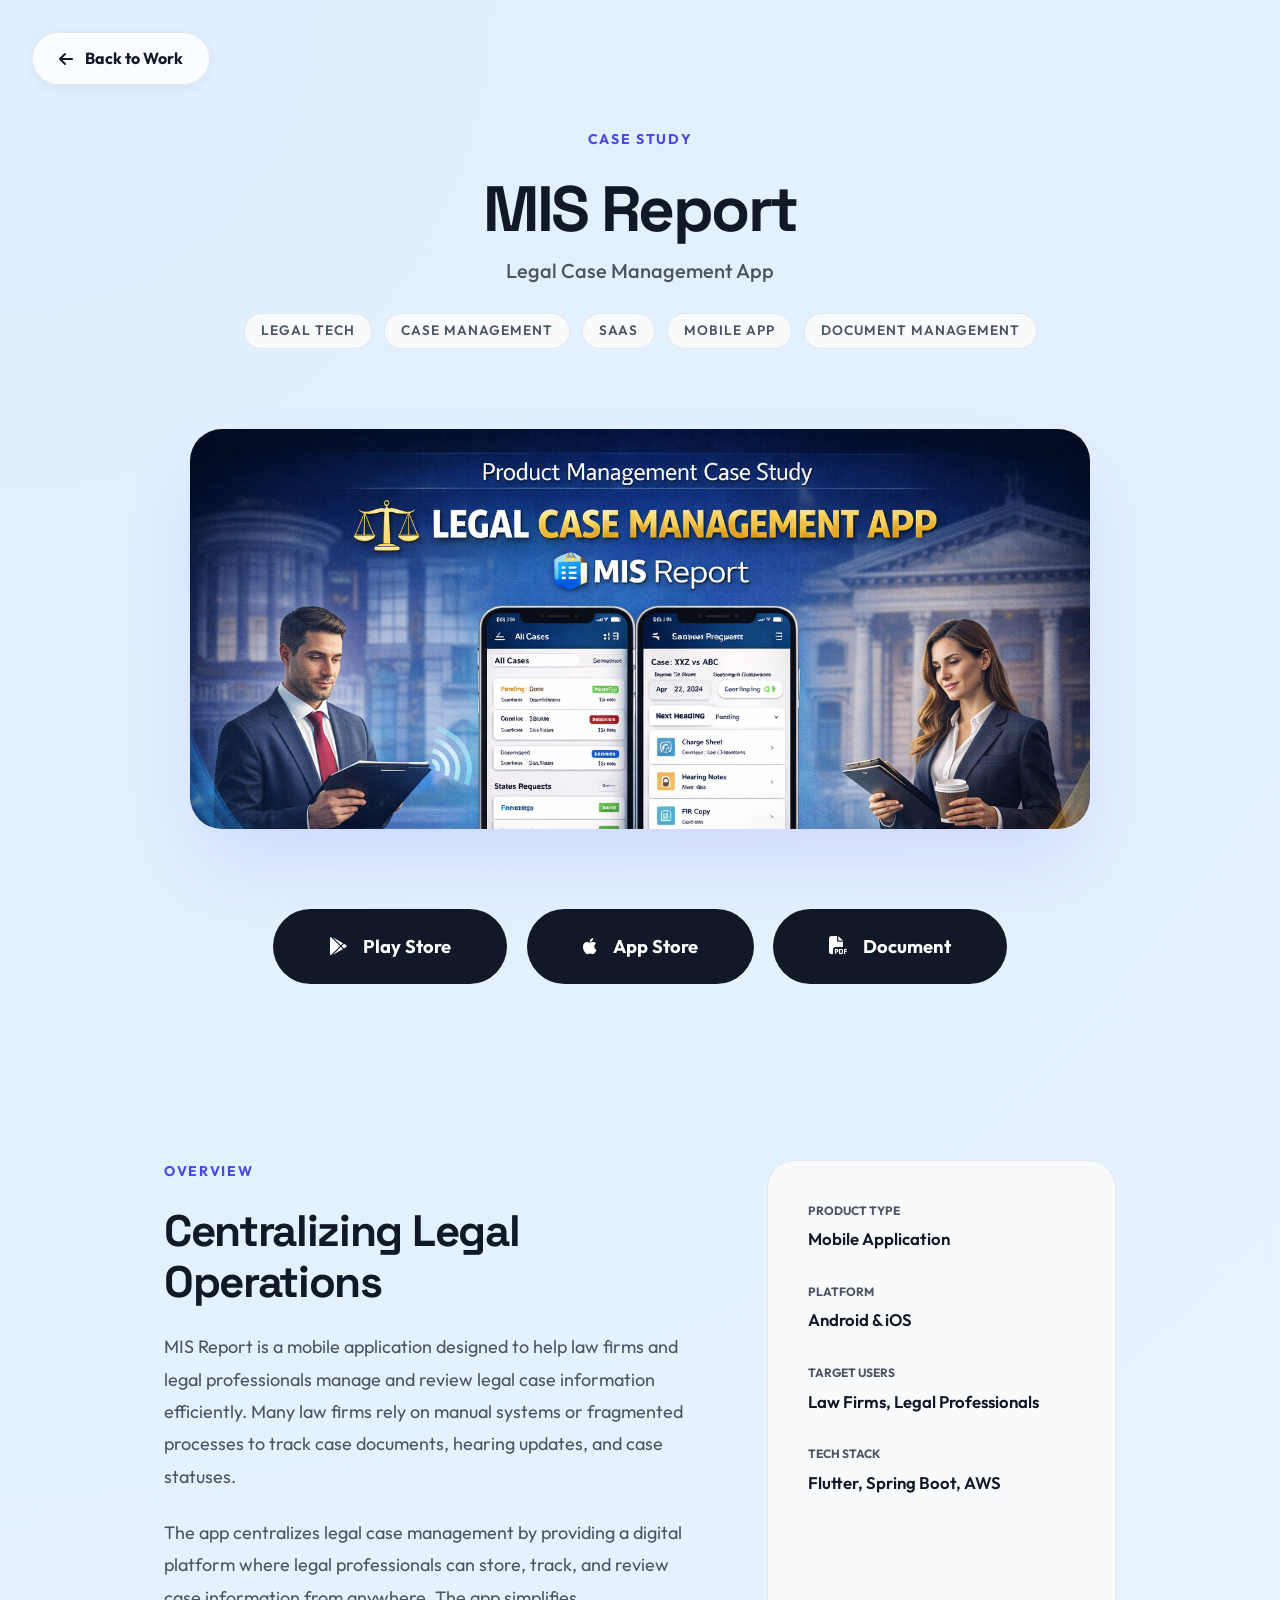
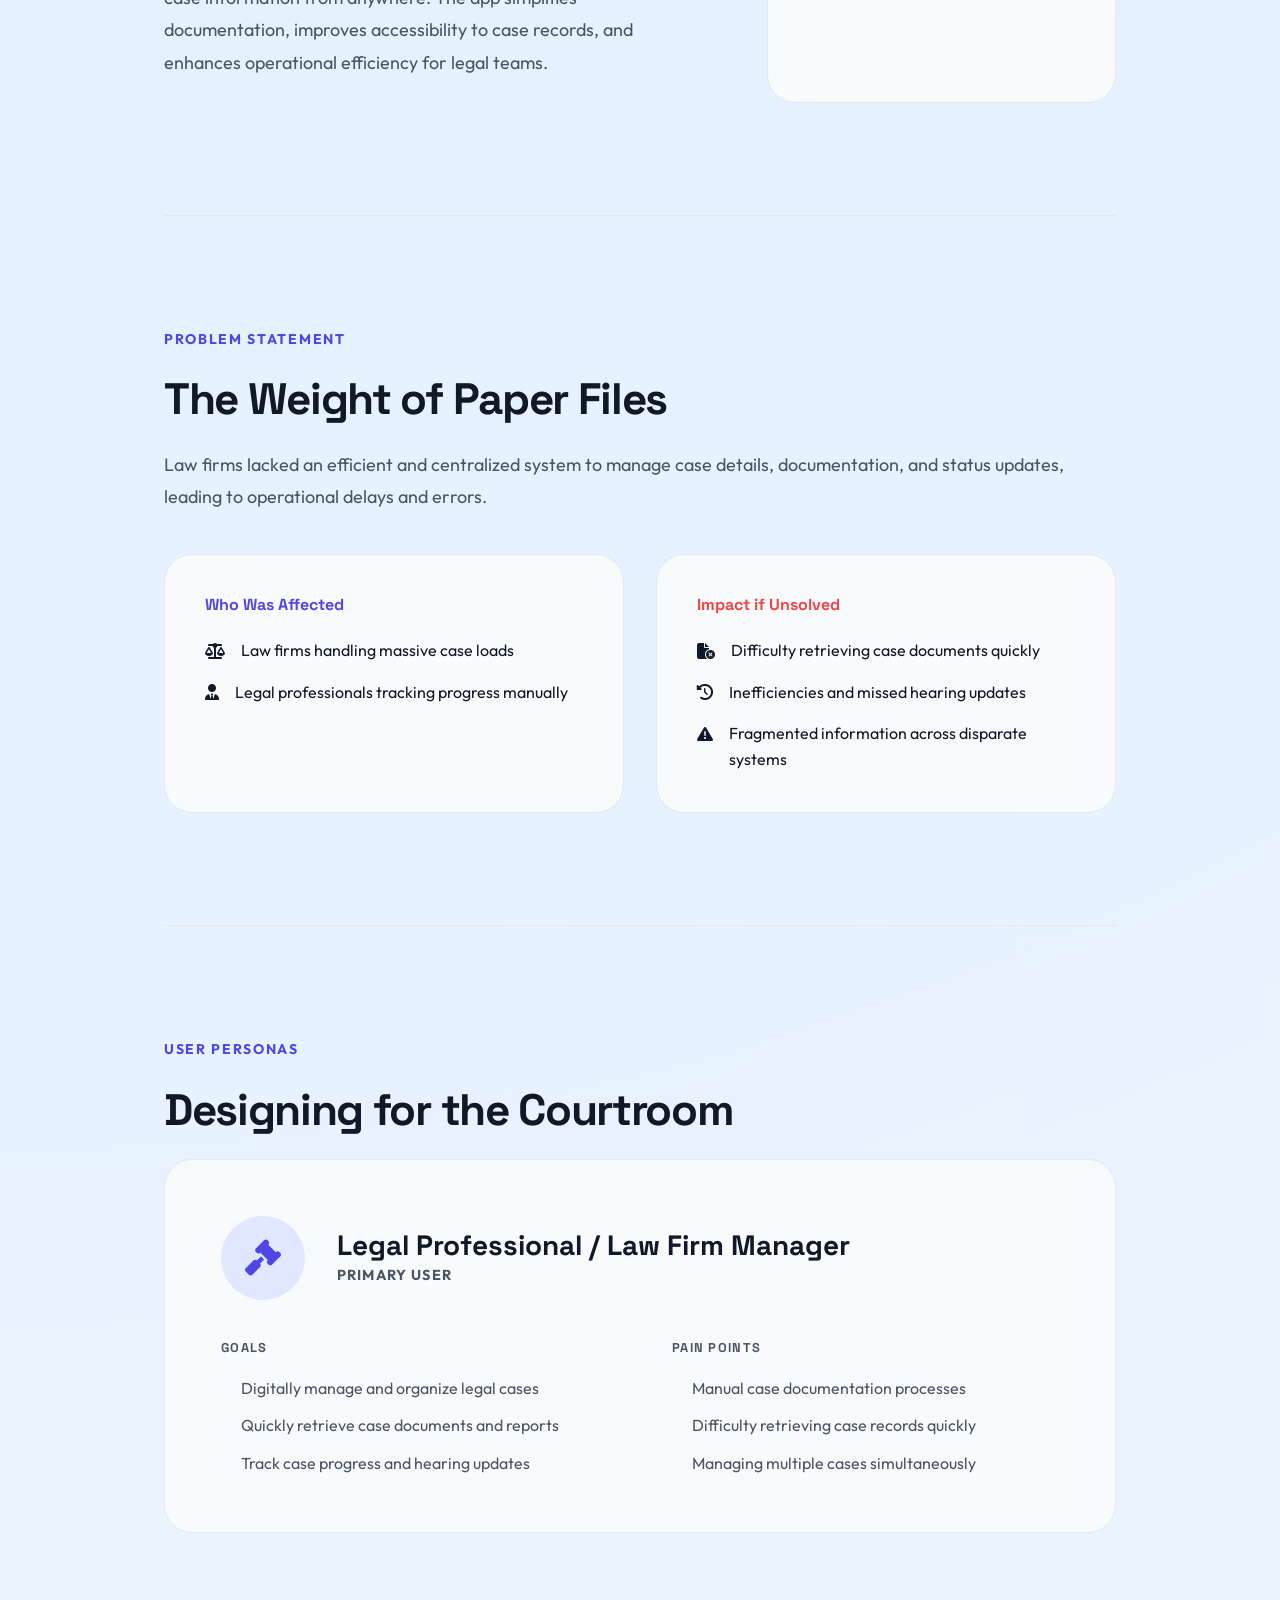
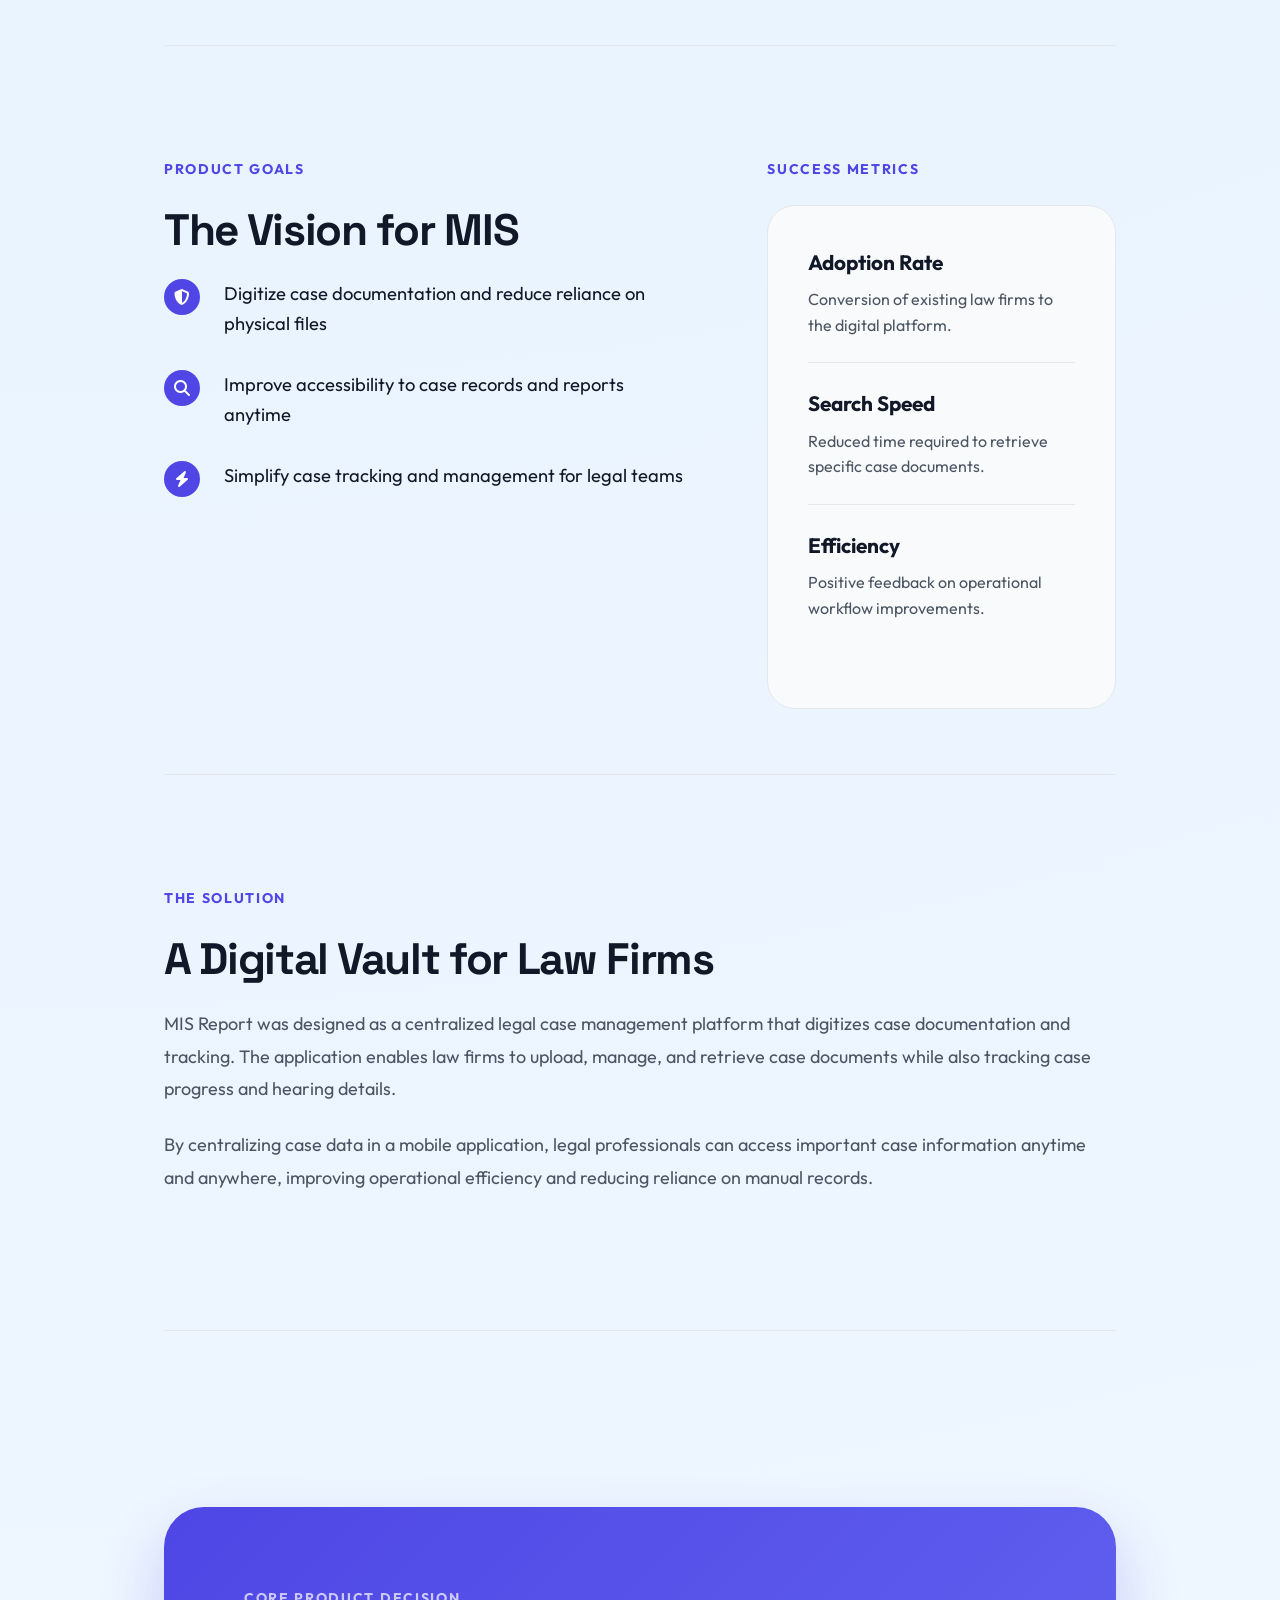
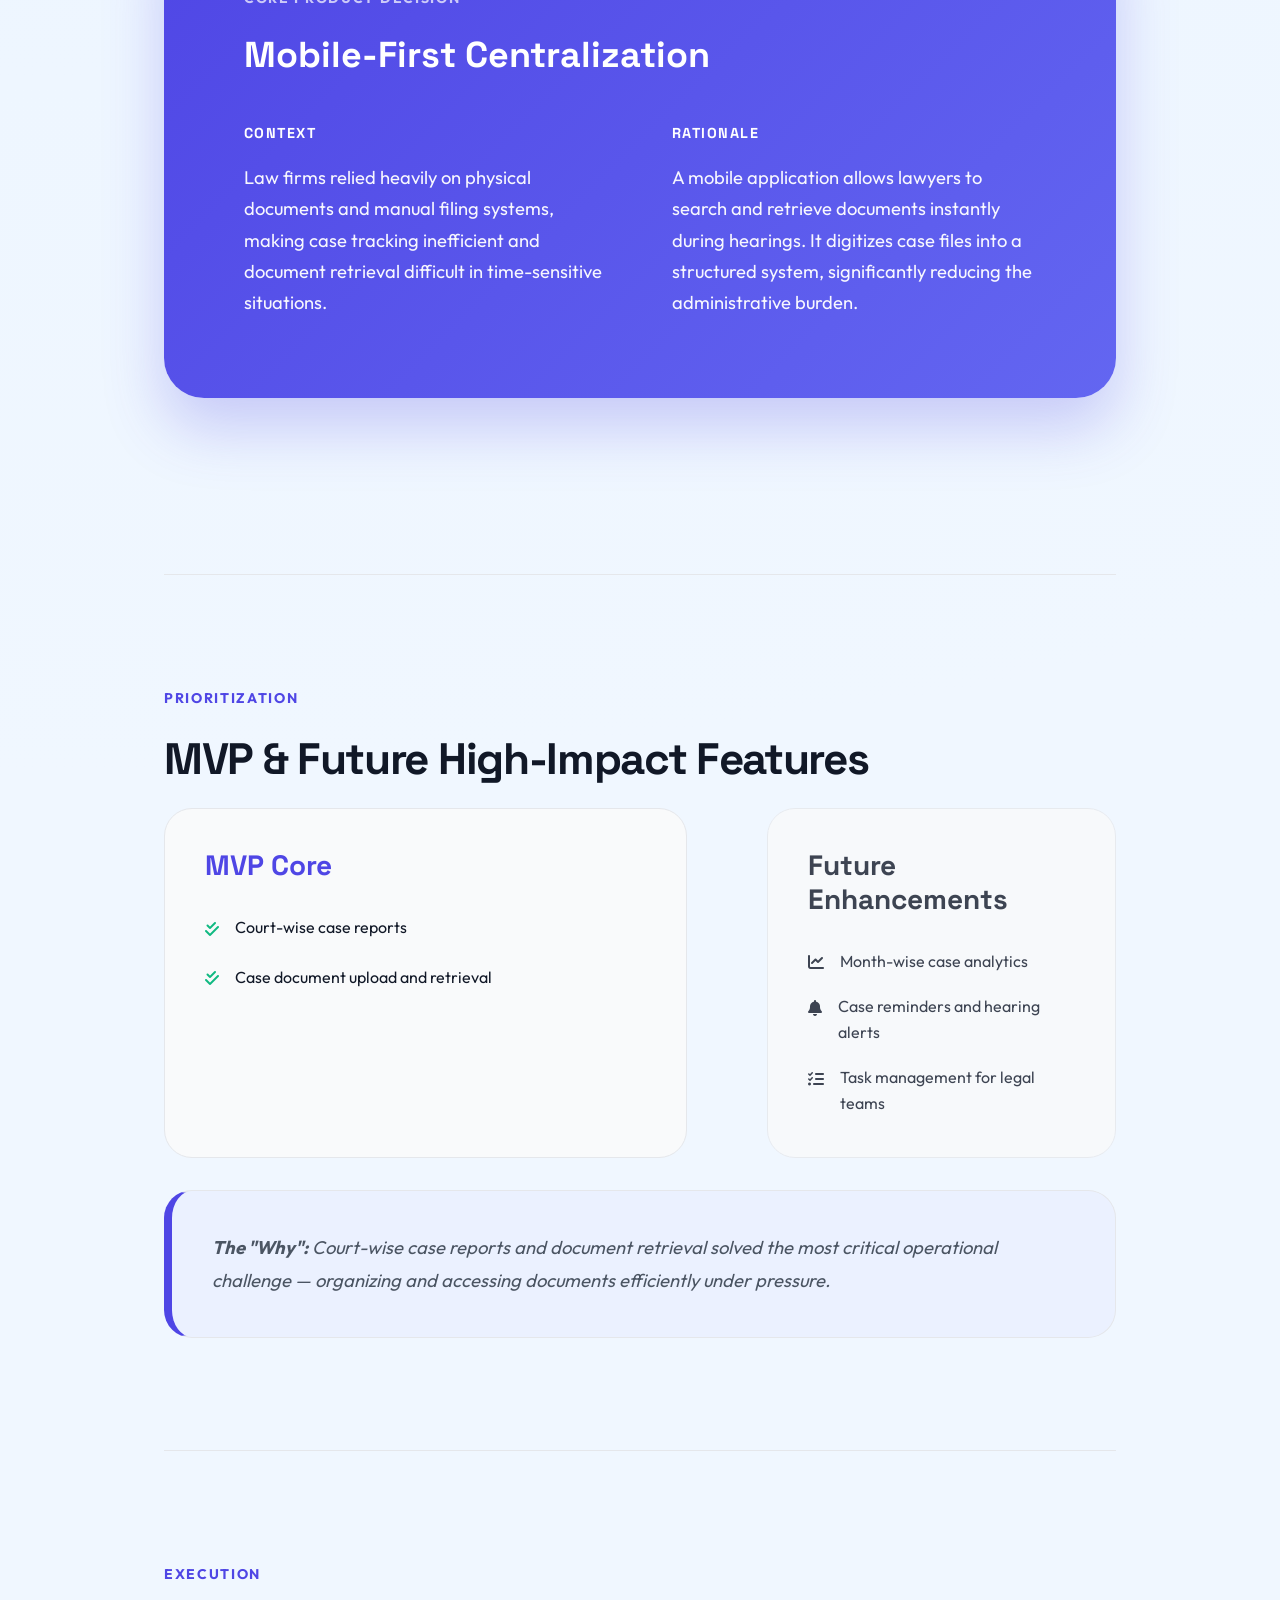
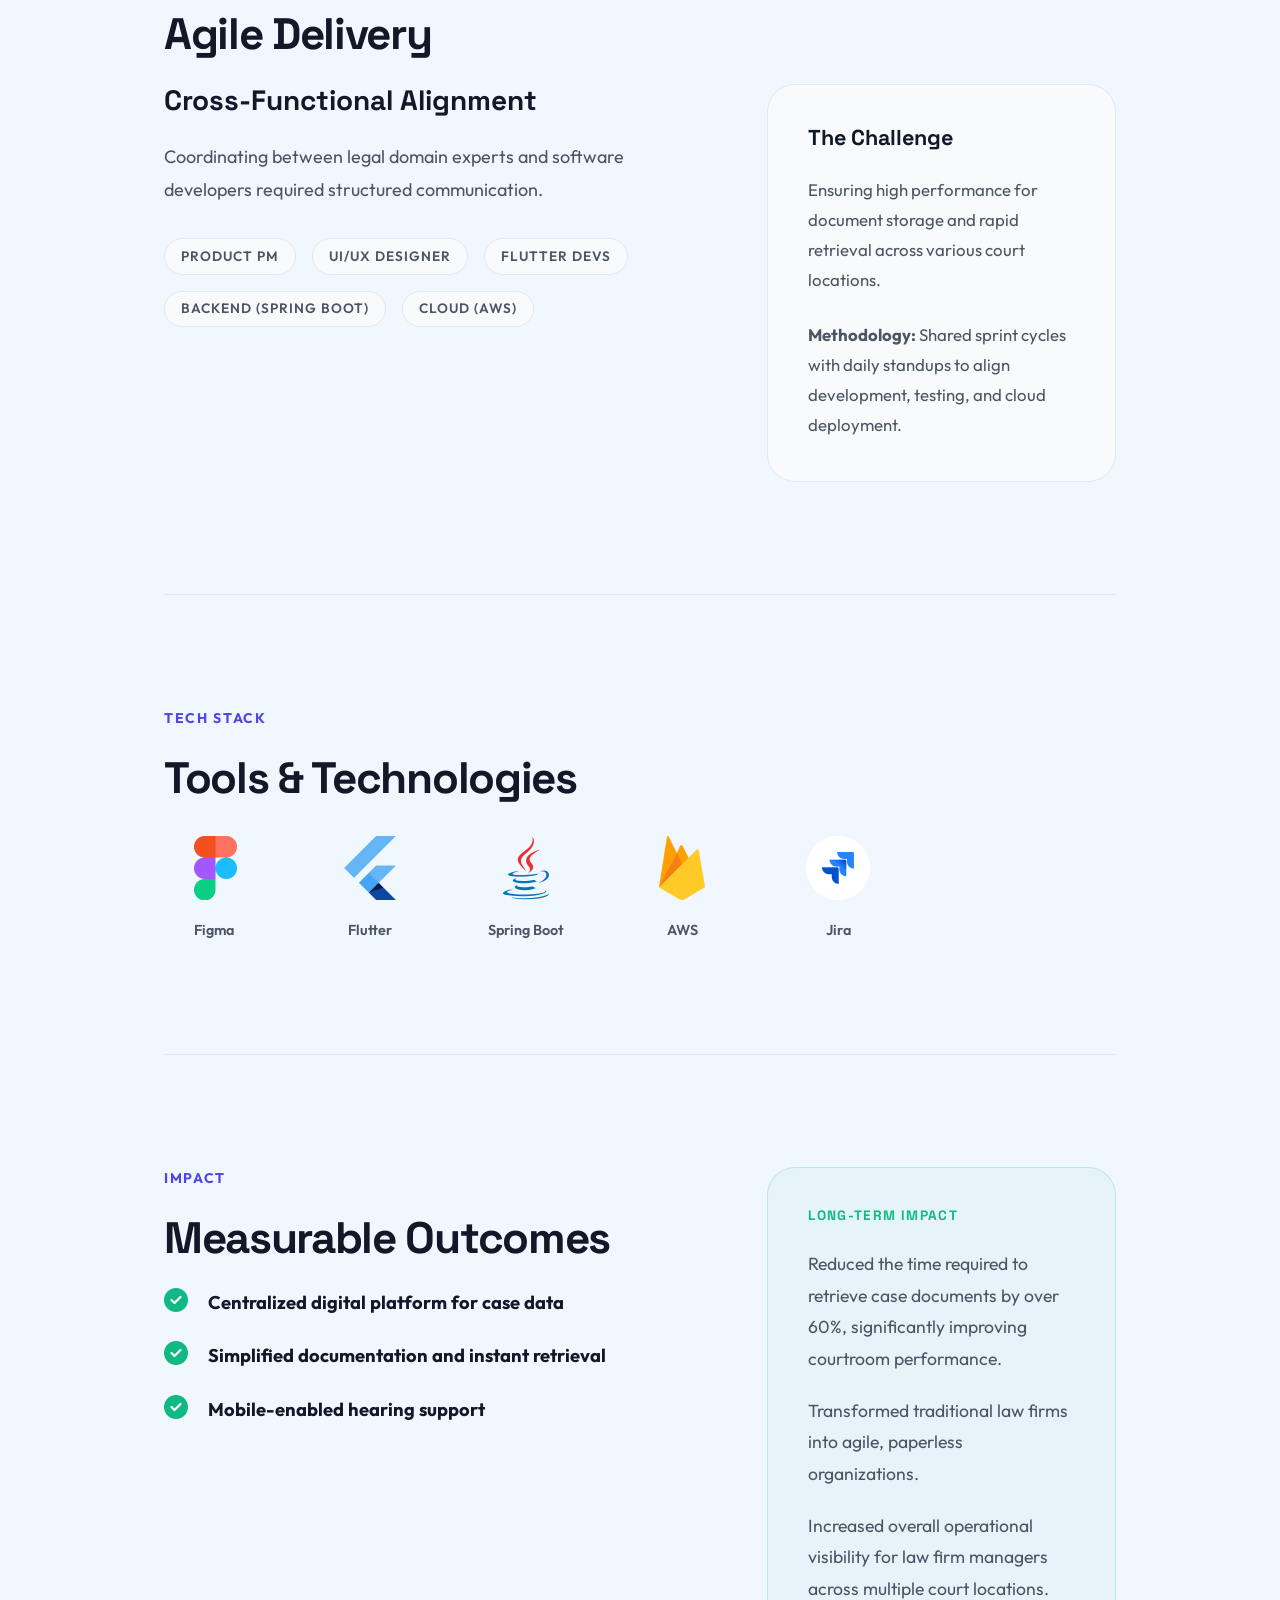
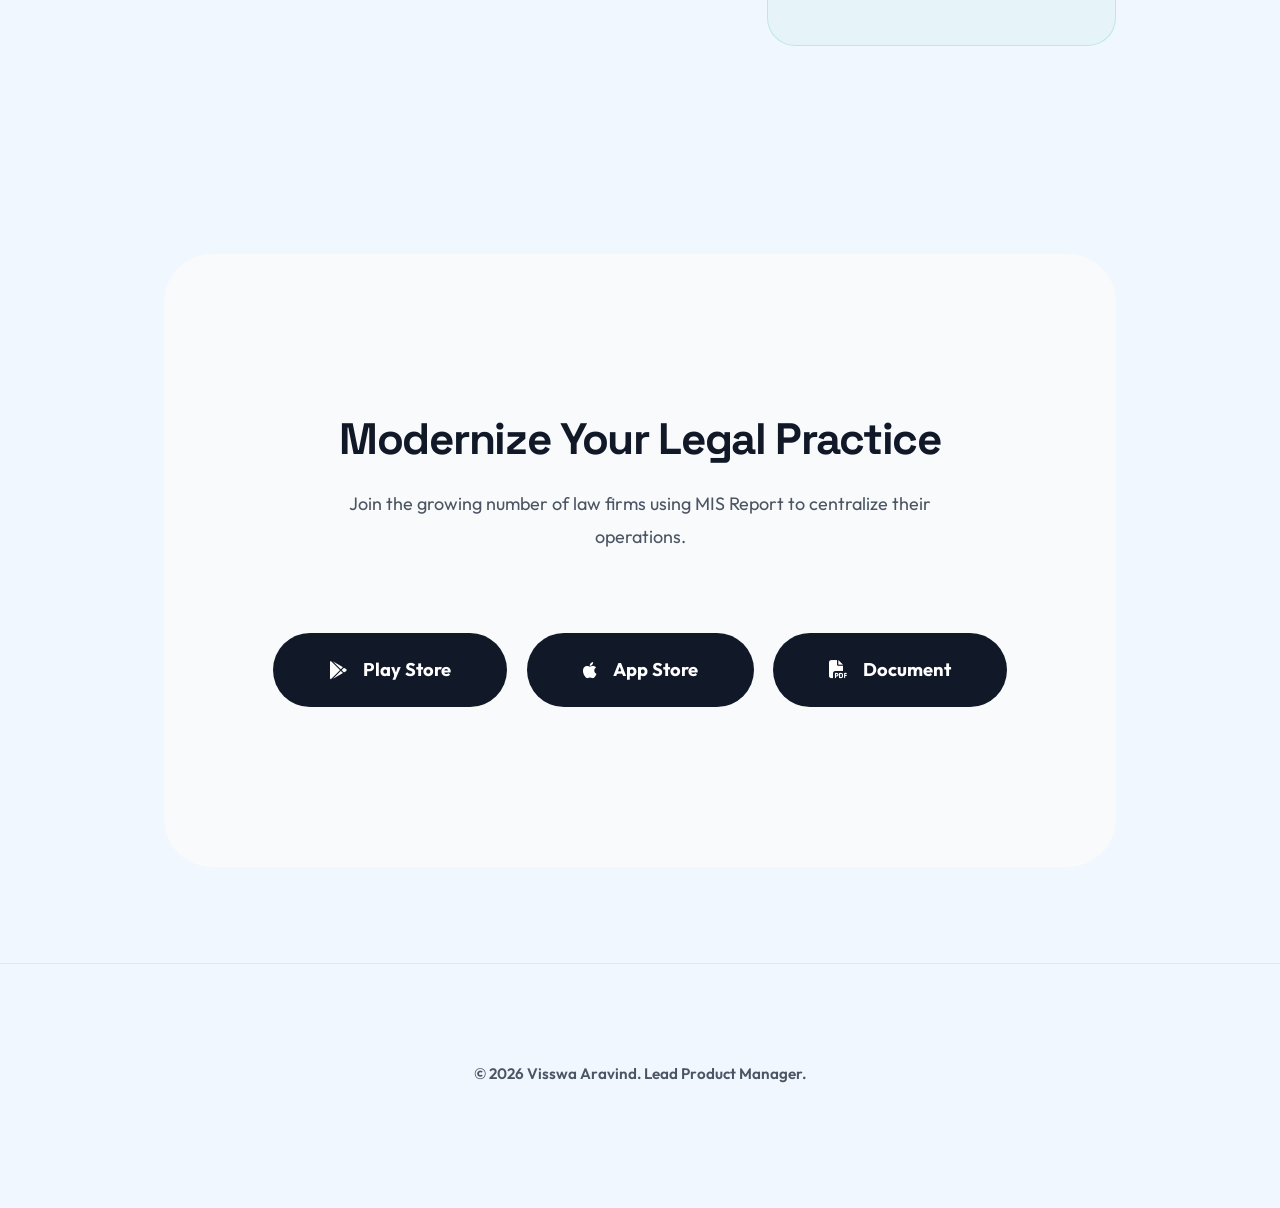
<file: projects/mis-mobile.html>
<!DOCTYPE html>
<html lang="en">

<head>
    <meta charset="UTF-8">
    <meta name="viewport" content="width=device-width, initial-scale=1.0">
    <title>MIS Report | Legal Case Management App Case Study</title>
    <meta name="description"
        content="Product Management case study for MIS Report, a centralized legal case management mobile application.">

    <!-- Fonts -->
    <link rel="preconnect" href="https://fonts.googleapis.com">
    <link rel="preconnect" href="https://fonts.gstatic.com" crossorigin>
    <link
        href="https://fonts.googleapis.com/css2?family=Outfit:wght@300;400;500;600;700&family=Space+Grotesk:wght@300;400;500;600;700&display=swap"
        rel="stylesheet">

    <!-- Styles -->
    <link rel="stylesheet" href="../styles/style.css">

    <!-- Icons -->
    <link rel="stylesheet" href="https://cdnjs.cloudflare.com/ajax/libs/font-awesome/6.4.0/css/all.min.css">

    <style>
        :root {
            --brand-primary: #4F46E5;
            --brand-secondary: #10B981;
        }

        .light-theme {
            --bg-color: #ffffff;
            --text-primary: #111827;
            --text-secondary: #4b5563;
            --surface-color: #f9fafb;
            --surface-border: #e5e7eb;
            --card-bg: #f9fafb;
            --nav-bg: rgba(255, 255, 255, 0.8);
        }

        .dark-theme {
            --bg-color: #0f172a;
            --text-primary: #f8fafc;
            --text-secondary: #94a3b8;
            --surface-color: rgba(30, 41, 59, 0.4);
            --surface-border: rgba(255, 255, 255, 0.1);
            --card-bg: rgba(30, 41, 59, 0.4);
            --nav-bg: rgba(15, 23, 42, 0.8);
        }

        body {
            background-color: var(--bg-color);
            color: var(--text-primary);
            font-family: 'Outfit', sans-serif;
            scroll-behavior: smooth;
            transition: background-color 0.4s ease, color 0.4s ease;
        }

        .case-study-container {
            max-width: 1000px;
            margin: 0 auto;
            padding: 0 1.5rem;
        }

        /* Hero Styling */
        .hero {
            padding: 8rem 0 4rem;
            text-align: center;
            display: flex;
            flex-direction: column;
            align-items: center;
        }

        .hero-title {
            font-size: clamp(2.5rem, 5vw, 4rem);
            font-weight: 800;
            letter-spacing: -0.04em;
            margin-bottom: 0.5rem;
            line-height: 1.1;
        }

        .hero-subtitle {
            font-size: 1.25rem;
            color: var(--text-secondary);
            margin-bottom: 1.5rem;
            font-weight: 500;
        }

        .hero-tags {
            display: flex;
            gap: 0.75rem;
            margin-bottom: 3rem;
            flex-wrap: wrap;
            justify-content: center;
        }

        .tag {
            padding: 0.4rem 1rem;
            background: var(--surface-color);
            border: 1px solid var(--surface-border);
            border-radius: 100px;
            font-size: 0.85rem;
            font-weight: 600;
            color: var(--text-secondary);
        }

        .hero-visual {
            width: 100%;
            max-width: 900px;
            margin: 2rem 0 4rem;
            border-radius: 32px;
            overflow: hidden;
            box-shadow: 0 40px 80px -15px rgba(79, 70, 229, 0.15);
            transition: transform 0.6s cubic-bezier(0.16, 1, 0.3, 1);
            background: #fdfdfd;
        }

        .hero-visual:hover {
            transform: scale(1.02);
        }

        .hero-visual img {
            width: 100%;
            display: block;
        }

        .hero-actions {
            display: flex;
            gap: 1.2rem;
            margin-top: 1rem;
        }

        /* Sections Styling */
        section {
            padding: 7rem 0;
            border-bottom: 1px solid var(--surface-border);
        }

        section:last-of-type {
            border-bottom: none;
        }

        .section-heading {
            font-size: 0.875rem;
            font-weight: 700;
            text-transform: uppercase;
            letter-spacing: 0.12em;
            color: var(--brand-primary);
            margin-bottom: 1.5rem;
            display: block;
        }

        .grid-2 {
            display: grid;
            grid-template-columns: 1.5fr 1fr;
            gap: 5rem;
        }

        @media (max-width: 768px) {
            .grid-2 {
                grid-template-columns: 1fr;
                gap: 2.5rem;
            }
            .hero-actions {
                flex-direction: column;
                width: 100%;
                gap: 1rem;
            }
            .hero-actions .btn-large {
                width: 100%;
                justify-content: center;
                box-sizing: border-box;
            }
            div[style*="grid-template-columns: 1fr 1fr"] {
                grid-template-columns: 1fr !important;
                gap: 1.5rem !important;
            }
            .card[style*="display: flex"] {
                flex-direction: column !important;
                text-align: center;
                align-items: center !important;
                gap: 1.5rem !important;
                padding: 1.5rem !important;
            }
            .persona-grid {
                grid-template-columns: 1fr !important;
            }
            section {
                padding: 4rem 0 !important;
            }
            .hero {
                padding: 6rem 0 2rem !important;
            }
            .decision-highlight {
                padding: 2rem !important;
            }
            .back-nav {
                top: 1rem;
                left: 1rem;
                padding: 0.5rem 1rem;
            }
            .hero-title {
                font-size: 2.2rem !important;
            }
        }

        .card {
            background: var(--surface-color);
            border: 1px solid var(--surface-border);
            border-radius: 28px;
            padding: 2.5rem;
            height: 100%;
            transition: all 0.4s cubic-bezier(0.16, 1, 0.3, 1);
        }

        .card:hover {
            border-color: var(--brand-primary);
            box-shadow: 0 25px 50px -12px rgba(0, 0, 0, 0.05);
            transform: translateY(-5px);
        }

        .info-item {
            margin-bottom: 1.8rem;
        }

        .info-item:last-child {
            margin-bottom: 0;
        }

        .info-label {
            font-size: 0.75rem;
            font-weight: 700;
            text-transform: uppercase;
            color: var(--text-secondary);
            margin-bottom: 0.4rem;
            display: block;
        }

        .info-value {
            font-size: 1.05rem;
            font-weight: 600;
        }

        /* Typography */
        h2 {
            font-size: clamp(2rem, 4vw, 2.75rem);
            font-weight: 700;
            letter-spacing: -0.03em;
            margin-bottom: 1.5rem;
            line-height: 1.15;
        }

        p {
            font-size: 1.125rem;
            line-height: 1.8;
            color: var(--text-secondary);
            margin-bottom: 1.5rem;
        }

        .decision-highlight {
            background: linear-gradient(135deg, var(--brand-primary), #6366F1);
            color: white;
            padding: 5rem;
            border-radius: 40px;
            margin: 4rem 0;
            box-shadow: 0 30px 60px rgba(79, 70, 229, 0.25);
        }

        .decision-highlight h3 {
            color: white;
            font-size: 2.25rem;
            margin-bottom: 1.5rem;
        }

        .decision-highlight p {
            color: rgba(255, 255, 255, 0.95);
            margin-bottom: 0;
        }

        .tool-icon-grid {
            display: flex;
            flex-wrap: wrap;
            gap: 3.5rem;
            margin-top: 2rem;
        }

        .tool-item {
            display: flex;
            flex-direction: column;
            align-items: center;
            gap: 1.2rem;
            width: 100px;
        }

        .tool-item img {
            width: 64px;
            height: 64px;
            object-fit: contain;
            transition: all 0.3s cubic-bezier(0.16, 1, 0.3, 1);
        }

        .tool-item:hover img {
            transform: scale(1.2) rotate(5deg);
        }

        .tool-name {
            font-size: 0.9rem;
            font-weight: 600;
            color: var(--text-secondary);
        }

        .back-nav {
            position: fixed;
            top: 2rem;
            left: 2rem;
            z-index: 100;
            background: var(--nav-bg);
            backdrop-filter: blur(20px);
            border: 1px solid var(--surface-border);
            padding: 0.8rem 1.6rem;
            border-radius: 100px;
            display: flex;
            align-items: center;
            gap: 0.8rem;
            font-weight: 700;
            box-shadow: 0 4px 15px rgba(0, 0, 0, 0.05);
            transition: all 0.4s cubic-bezier(0.16, 1, 0.3, 1);
        }

        .back-nav:hover {
            transform: translateX(-8px);
            background: #fff;
            box-shadow: 0 10px 25px rgba(0, 0, 0, 0.1);
        }

        .footer-cta {
            text-align: center;
            padding: 10rem 0;
            background: var(--surface-color);
            border-radius: 48px;
            margin: 6rem 0;
        }

        .btn-large {
            padding: 1.4rem 3.5rem;
            font-size: 1.15rem;
            border-radius: 100px;
            display: inline-flex;
            align-items: center;
            gap: 1rem;
            text-decoration: none;
            font-weight: 700;
            transition: all 0.4s cubic-bezier(0.16, 1, 0.3, 1);
        }

        .btn-black {
            background: var(--text-primary);
            color: var(--bg-color);
        }

        .btn-black:hover {
            transform: translateY(-8px);
            box-shadow: 0 20px 40px rgba(0, 0, 0, 0.2);
        }

        /* Screenshot Carousel */
        .screenshot-carousel-container {
            margin: 5rem 0;
            overflow: hidden;
            position: relative;
        }

        .carousel-track {
            display: flex;
            gap: 3rem;
            transition: transform 0.6s cubic-bezier(0.16, 1, 0.3, 1);
            width: max-content;
            padding: 2rem 0;
        }

        .carousel-item {
            flex: 0 0 320px;
        }

        .carousel-item img {
            width: 100%;
            border-radius: 36px;
            box-shadow: 0 25px 60px rgba(0, 0, 0, 0.15);
            border: 6px solid var(--surface-border);
        }

        /* Scroll Animation Utility */
        [data-scroll] {
            opacity: 0;
            transform: translateY(60px);
            transition: all 1.2s cubic-bezier(0.16, 1, 0.3, 1);
        }

        [data-scroll].visible {
            opacity: 1;
            transform: translateY(0);
        }
    </style>
</head>

<body class="light-theme">
    <script>
        const savedTheme = localStorage.getItem('theme');
        if (savedTheme === 'dark') {
            document.body.classList.remove('light-theme');
            document.body.classList.add('dark-theme');
        } else {
            document.body.classList.add('light-theme');
            document.body.classList.remove('dark-theme');
        }
    </script>
    <a href="../index.html#work" class="back-nav">
        <i class="fa-solid fa-arrow-left"></i> Back to Work
    </a>

    <div class="case-study-container">
        <!-- Hero Section -->
        <header class="hero">
            <span class="section-heading">Case Study</span>
            <h1 class="hero-title">MIS Report</h1>
            <p class="hero-subtitle">Legal Case Management App</p>

            <div class="hero-tags">
                <span class="tag">Legal Tech</span>
                <span class="tag">Case Management</span>
                <span class="tag">SaaS</span>
                <span class="tag">Mobile App</span>
                <span class="tag">Document Management</span>
            </div>

            <div class="hero-visual">
                <img src="../assets/featureGraphic/MisReport.png" alt="MIS Report App Preview">
            </div>

            <div class="hero-actions">
                <a href="https://play.google.com/store/apps/details?id=com.misreport.mis_report&pcampaignid=web_share" target="_blank" class="btn-large btn-black">
                    <i class="fa-brands fa-google-play"></i> Play Store
                </a>
                <a href="https://apps.apple.com/us/app/mis-report-case-review-app/id6757596050" target="_blank" class="btn-large btn-black">
                    <i class="fa-brands fa-apple"></i> App Store
                </a>
                <a href="https://drive.google.com/file/d/1Du4e6ARVrwqiJfvpmcaxwRXMFIqN0LoG/view?usp=sharing" target="_blank" class="btn-large btn-black">
                    <i class="fa-solid fa-file-pdf"></i> Document
                </a>
            </div>
        </header>

        <!-- Project Overview -->
        <section id="overview" data-scroll>
            <div class="grid-2">
                <div class="overview-text">
                    <span class="section-heading">Overview</span>
                    <h2>Centralizing Legal Operations</h2>
                    <p>
                        MIS Report is a mobile application designed to help law firms and legal professionals manage and
                        review legal case information efficiently. Many law firms rely on manual systems or fragmented
                        processes to track case documents, hearing updates, and case statuses.
                    </p>
                    <p>
                        The app centralizes legal case management by providing a digital platform where legal
                        professionals can store, track, and review case information from anywhere. The app simplifies
                        documentation, improves accessibility to case records, and enhances operational efficiency for
                        legal teams.
                    </p>
                </div>
                <div class="overview-info">
                    <div class="card">
                        <div class="info-item">
                            <span class="info-label">Product Type</span>
                            <span class="info-value">Mobile Application</span>
                        </div>
                        <div class="info-item">
                            <span class="info-label">Platform</span>
                            <span class="info-value">Android & iOS</span>
                        </div>
                        <div class="info-item">
                            <span class="info-label">Target Users</span>
                            <span class="info-value">Law Firms, Legal Professionals</span>
                        </div>
                        <div class="info-item">
                            <span class="info-label">Tech Stack</span>
                            <span class="info-value">Flutter, Spring Boot, AWS</span>
                        </div>
                    </div>
                </div>
            </div>
        </section>

        <!-- Problem Statement -->
        <section id="problem" data-scroll>
            <span class="section-heading">Problem Statement</span>
            <h2>The Weight of Paper Files</h2>
            <p>Law firms lacked an efficient and centralized system to manage case details, documentation, and status
                updates, leading to operational delays and errors.</p>

            <div
                style="display: grid; grid-template-columns: repeat(auto-fit, minmax(300px, 1fr)); gap: 2rem; margin-top: 2.5rem;">
                <div class="card">
                    <h4 style="margin-bottom: 1.5rem; font-weight: 700; color: var(--brand-primary);">Who Was Affected
                    </h4>
                    <ul style="list-style: none; padding: 0;">
                        <li style="margin-bottom: 1rem; display: flex; gap: 1rem;">
                            <i class="fa-solid fa-scale-balanced" style="margin-top: 0.3rem;"></i>
                            <span>Law firms handling massive case loads</span>
                        </li>
                        <li style="display: flex; gap: 1rem;">
                            <i class="fa-solid fa-user-tie" style="margin-top: 0.3rem;"></i>
                            <span>Legal professionals tracking progress manually</span>
                        </li>
                    </ul>
                </div>
                <div class="card">
                    <h4 style="margin-bottom: 1.5rem; font-weight: 700; color: #ef4444;">Impact if Unsolved</h4>
                    <ul style="list-style: none; padding: 0;">
                        <li style="margin-bottom: 1rem; display: flex; gap: 1rem;">
                            <i class="fa-solid fa-file-circle-xmark" style="margin-top: 0.3rem;"></i>
                            <span>Difficulty retrieving case documents quickly</span>
                        </li>
                        <li style="margin-bottom: 1rem; display: flex; gap: 1rem;">
                            <i class="fa-solid fa-clock-rotate-left" style="margin-top: 0.3rem;"></i>
                            <span>Inefficiencies and missed hearing updates</span>
                        </li>
                        <li style="display: flex; gap: 1rem;">
                            <i class="fa-solid fa-triangle-exclamation" style="margin-top: 0.3rem;"></i>
                            <span>Fragmented information across disparate systems</span>
                        </li>
                    </ul>
                </div>
            </div>
        </section>

        <!-- User Personas -->
        <section id="personas" data-scroll>
            <span class="section-heading">User Personas</span>
            <h2>Designing for the Courtroom</h2>
            <div class="card" style="padding: 3.5rem;">
                <div style="display: flex; align-items: center; gap: 2rem; margin-bottom: 2.5rem;">
                    <div
                        style="width: 84px; height: 84px; background: #e0e7ff; color: var(--brand-primary); border-radius: 50%; display: flex; align-items: center; justify-content: center; font-size: 2.25rem;">
                        <i class="fa-solid fa-gavel"></i>
                    </div>
                    <div>
                        <h3 style="margin: 0; font-size: 1.75rem;">Legal Professional / Law Firm Manager</h3>
                        <span
                            style="font-size: 0.9rem; font-weight: 700; color: var(--text-secondary); text-transform: uppercase; letter-spacing: 0.08em;">Primary
                            User</span>
                    </div>
                </div>
                <div style="display: grid; grid-template-columns: 1fr 1fr; gap: 4rem;">
                    <div>
                        <h4
                            style="font-size: 0.8rem; text-transform: uppercase; color: var(--text-secondary); margin-bottom: 1.25rem; letter-spacing: 0.1em; font-weight: 800;">
                            Goals</h4>
                        <ul style="padding-left: 1.25rem; color: var(--text-secondary);">
                            <li style="margin-bottom: 0.75rem;">Digitally manage and organize legal cases</li>
                            <li style="margin-bottom: 0.75rem;">Quickly retrieve case documents and reports</li>
                            <li>Track case progress and hearing updates</li>
                        </ul>
                    </div>
                    <div>
                        <h4
                            style="font-size: 0.8rem; text-transform: uppercase; color: var(--text-secondary); margin-bottom: 1.25rem; letter-spacing: 0.1em; font-weight: 800;">
                            Pain Points</h4>
                        <ul style="padding-left: 1.25rem; color: var(--text-secondary);">
                            <li style="margin-bottom: 0.75rem;">Manual case documentation processes</li>
                            <li style="margin-bottom: 0.75rem;">Difficulty retrieving case records quickly</li>
                            <li>Managing multiple cases simultaneously</li>
                        </ul>
                    </div>
                </div>
            </div>
        </section>

        <!-- Product Goals & Success Metrics -->
        <section id="goals" data-scroll>
            <div class="grid-2">
                <div>
                    <span class="section-heading">Product Goals</span>
                    <h2>The Vision for MIS</h2>
                    <ul style="list-style: none; padding: 0;">
                        <li style="margin-bottom: 2rem; display: flex; gap: 1.5rem; font-size: 1.15rem;">
                            <div
                                style="width: 36px; height: 36px; background: var(--brand-primary); color: white; border-radius: 50%; flex-shrink: 0; display: flex; align-items: center; justify-content: center; font-size: 1rem;">
                                <i class="fa-solid fa-shield-halved"></i>
                            </div>
                            <span>Digitize case documentation and reduce reliance on physical files</span>
                        </li>
                        <li style="margin-bottom: 2rem; display: flex; gap: 1.5rem; font-size: 1.15rem;">
                            <div
                                style="width: 36px; height: 36px; background: var(--brand-primary); color: white; border-radius: 50%; flex-shrink: 0; display: flex; align-items: center; justify-content: center; font-size: 1rem;">
                                <i class="fa-solid fa-magnifying-glass"></i>
                            </div>
                            <span>Improve accessibility to case records and reports anytime</span>
                        </li>
                        <li style="display: flex; gap: 1.5rem; font-size: 1.15rem;">
                            <div
                                style="width: 36px; height: 36px; background: var(--brand-primary); color: white; border-radius: 50%; flex-shrink: 0; display: flex; align-items: center; justify-content: center; font-size: 1rem;">
                                <i class="fa-solid fa-bolt"></i>
                            </div>
                            <span>Simplify case tracking and management for legal teams</span>
                        </li>
                    </ul>
                </div>
                <div>
                    <span class="section-heading">Success Metrics</span>
                    <div class="card">
                        <ul style="list-style: none; padding: 0; margin: 0;">
                            <li
                                style="margin-bottom: 1.5rem; padding-bottom: 1.5rem; border-bottom: 1px solid var(--surface-border);">
                                <strong style="display: block; font-size: 1.3rem; margin-bottom: 0.5rem;">Adoption
                                    Rate</strong>
                                <span style="color: var(--text-secondary);">Conversion of existing law firms to the
                                    digital platform.</span>
                            </li>
                            <li
                                style="margin-bottom: 1.5rem; padding-bottom: 1.5rem; border-bottom: 1px solid var(--surface-border);">
                                <strong style="display: block; font-size: 1.3rem; margin-bottom: 0.5rem;">Search
                                    Speed</strong>
                                <span style="color: var(--text-secondary);">Reduced time required to retrieve specific
                                    case documents.</span>
                            </li>
                            <li>
                                <strong
                                    style="display: block; font-size: 1.3rem; margin-bottom: 0.5rem;">Efficiency</strong>
                                <span style="color: var(--text-secondary);">Positive feedback on operational workflow
                                    improvements.</span>
                            </li>
                        </ul>
                    </div>
                </div>
            </div>
        </section>

        <!-- Solution Overview -->
        <section id="solution" data-scroll>
            <span class="section-heading">The Solution</span>
            <h2>A Digital Vault for Law Firms</h2>
            <p>
                MIS Report was designed as a centralized legal case management platform that digitizes case
                documentation and tracking. The application enables law firms to upload, manage, and retrieve case
                documents while also tracking case progress and hearing details.
            </p>

            <p>
                By centralizing case data in a mobile application, legal professionals can access important case
                information anytime and anywhere, improving operational efficiency and reducing reliance on manual
                records.
            </p>
        </section>

        <!-- Key Product Decision -->
        <section id="decision" data-scroll>
            <div class="decision-highlight">
                <span class="section-heading" style="color: rgba(255,255,255,0.7);">Core Product Decision</span>
                <h3>Mobile-First Centralization</h3>
                <div style="display: grid; grid-template-columns: 1fr 1fr; gap: 4rem; margin-top: 3rem;">
                    <div>
                        <h4
                            style="color: white; margin-bottom: 1.25rem; font-size: 0.9rem; text-transform: uppercase; letter-spacing: 0.1em; font-weight: 800;">
                            Context</h4>
                        <p style="font-size: 1.15rem; line-height: 1.7;">Law firms relied heavily on physical documents
                            and manual filing systems, making case tracking inefficient and document retrieval difficult
                            in time-sensitive situations.</p>
                    </div>
                    <div>
                        <h4
                            style="color: white; margin-bottom: 1.25rem; font-size: 0.9rem; text-transform: uppercase; letter-spacing: 0.1em; font-weight: 800;">
                            Rationale</h4>
                        <p style="font-size: 1.15rem; line-height: 1.7;">A mobile application allows lawyers to search
                            and retrieve documents instantly during hearings. It digitizes case files into a structured
                            system, significantly reducing the administrative burden.</p>
                    </div>
                </div>
            </div>
        </section>

        <!-- MVP & Prioritization -->
        <section id="mvp" data-scroll>
            <span class="section-heading">Prioritization</span>
            <h2>MVP & Future High-Impact Features</h2>
            <div class="grid-2">
                <div class="card">
                    <h3 style="font-size: 1.75rem; margin-bottom: 2rem; color: var(--brand-primary);">MVP Core</h3>
                    <ul style="list-style: none; padding: 0;">
                        <li style="margin-bottom: 1.5rem; display: flex; gap: 1rem;">
                            <i class="fa-solid fa-check-double"
                                style="color: var(--brand-secondary); margin-top: 0.35rem;"></i>
                            <span>Court-wise case reports</span>
                        </li>
                        <li style="display: flex; gap: 1rem;">
                            <i class="fa-solid fa-check-double"
                                style="color: var(--brand-secondary); margin-top: 0.35rem;"></i>
                            <span>Case document upload and retrieval</span>
                        </li>
                    </ul>
                </div>
                <div class="card" style="opacity: 0.8;">
                    <h3 style="font-size: 1.75rem; margin-bottom: 2rem;">Future Enhancements</h3>
                    <ul style="list-style: none; padding: 0;">
                        <li style="margin-bottom: 1.25rem; display: flex; gap: 1rem;">
                            <i class="fa-solid fa-chart-line" style="margin-top: 0.35rem;"></i>
                            <span>Month-wise case analytics</span>
                        </li>
                        <li style="margin-bottom: 1.25rem; display: flex; gap: 1rem;">
                            <i class="fa-solid fa-bell" style="margin-top: 0.35rem;"></i>
                            <span>Case reminders and hearing alerts</span>
                        </li>
                        <li style="display: flex; gap: 1rem;">
                            <i class="fa-solid fa-list-check" style="margin-top: 0.35rem;"></i>
                            <span>Task management for legal teams</span>
                        </li>
                    </ul>
                </div>
            </div>
            <div class="card"
                style="margin-top: 2rem; border-left: 8px solid var(--brand-primary); background: rgba(79, 70, 229, 0.03);">
                <p style="margin: 0; font-size: 1.15rem; font-style: italic;">
                    <strong>The "Why":</strong> Court-wise case reports and document retrieval solved the most critical
                    operational challenge — organizing and accessing documents efficiently under pressure.
                </p>
            </div>
        </section>

        <!-- Execution & Collaboration -->
        <section id="execution" data-scroll>
            <span class="section-heading">Execution</span>
            <h2>Agile Delivery</h2>
            <div class="grid-2">
                <div>
                    <h3 style="font-size: 1.75rem; margin-bottom: 1.5rem;">Cross-Functional Alignment</h3>
                    <p>Coordinating between legal domain experts and software developers required structured
                        communication.</p>
                    <div style="display: flex; flex-wrap: wrap; gap: 1rem; margin-top: 2rem;">
                        <span class="tag">Product PM</span>
                        <span class="tag">UI/UX Designer</span>
                        <span class="tag">Flutter Devs</span>
                        <span class="tag">Backend (Spring Boot)</span>
                        <span class="tag">Cloud (AWS)</span>
                    </div>
                </div>
                <div class="card">
                    <h3 style="font-size: 1.35rem; margin-bottom: 1.5rem; font-weight: 700;">The Challenge</h3>
                    <p style="font-size: 1.05rem; margin-bottom: 1.5rem;">
                        Ensuring high performance for document storage and rapid retrieval across various court
                        locations.
                    </p>
                    <p style="font-size: 1.05rem; margin-bottom: 0;">
                        <strong>Methodology:</strong> Shared sprint cycles with daily standups to align development,
                        testing, and cloud deployment.
                    </p>
                </div>
            </div>
        </section>

        <!-- Tools & Technologies -->
        <section id="tools" data-scroll>
            <span class="section-heading">Tech Stack</span>
            <h2>Tools & Technologies</h2>
            <div class="tool-icon-grid">
                <div class="tool-item">
                    <img src="../assets/icons/Figma.png" alt="Figma">
                    <span class="tool-name">Figma</span>
                </div>
                <div class="tool-item">
                    <img src="../assets/icons/flutter.png" alt="Flutter">
                    <span class="tool-name">Flutter</span>
                </div>
                <div class="tool-item">
                    <img src="../assets/icons/Java.png" alt="Spring Boot">
                    <span class="tool-name">Spring Boot</span>
                </div>
                <div class="tool-item">
                    <img src="../assets/icons/firebase.png" alt="AWS">
                    <span class="tool-name">AWS</span>
                </div>
                <div class="tool-item">
                    <img src="../assets/icons/jira.png" alt="Jira">
                    <span class="tool-name">Jira</span>
                </div>
            </div>
        </section>

        <!-- Outcomes & Impact -->
        <section id="outcomes" data-scroll>
            <div class="grid-2">
                <div>
                    <span class="section-heading">Impact</span>
                    <h2>Measurable Outcomes</h2>
                    <ul style="list-style: none; padding: 0;">
                        <li style="margin-bottom: 1.5rem; display: flex; gap: 1.25rem; font-size: 1.15rem;">
                            <i class="fa-solid fa-circle-check"
                                style="color: var(--brand-secondary); font-size: 1.5rem;"></i>
                            <strong>Centralized digital platform for case data</strong>
                        </li>
                        <li style="margin-bottom: 1.5rem; display: flex; gap: 1.25rem; font-size: 1.15rem;">
                            <i class="fa-solid fa-circle-check"
                                style="color: var(--brand-secondary); font-size: 1.5rem;"></i>
                            <strong>Simplified documentation and instant retrieval</strong>
                        </li>
                        <li style="display: flex; gap: 1.25rem; font-size: 1.15rem;">
                            <i class="fa-solid fa-circle-check"
                                style="color: var(--brand-secondary); font-size: 1.5rem;"></i>
                            <strong>Mobile-enabled hearing support</strong>
                        </li>
                    </ul>
                </div>
                <div class="card" style="background: rgba(16, 185, 129, 0.04); border-color: rgba(16, 185, 129, 0.2);">
                    <h4
                        style="margin-bottom: 1.5rem; color: var(--brand-secondary); font-weight: 800; text-transform: uppercase; font-size: 0.85rem; letter-spacing: 0.1em;">
                        Long-term Impact</h4>
                    <p style="font-size: 1.1rem; margin-bottom: 1.25rem;">Reduced the time required to retrieve case
                        documents by over 60%, significantly improving courtroom performance.</p>
                    <p style="font-size: 1.1rem; margin-bottom: 1.25rem;">Transformed traditional law firms into agile,
                        paperless organizations.</p>
                    <p style="font-size: 1.1rem; margin-bottom: 0;">Increased overall operational visibility for law
                        firm managers across multiple court locations.</p>
                </div>
            </div>
        </section>

        <!-- Footer CTA -->
        <div class="footer-cta" data-scroll>
            <h2 style="margin-bottom: 1.5rem;">Modernize Your Legal Practice</h2>
            <p
                style="margin-bottom: 5rem; color: var(--text-secondary); max-width: 600px; margin-left: auto; margin-right: auto;">
                Join the growing number of law firms using MIS Report to centralize their operations.</p>



            <div class="hero-actions" style="justify-content: center;">
                <a href="https://play.google.com/store/apps/details?id=com.misreport.mis_report&pcampaignid=web_share" target="_blank" class="btn-large btn-black">
                    <i class="fa-brands fa-google-play"></i> Play Store
                </a>
                <a href="https://apps.apple.com/us/app/mis-report-case-review-app/id6757596050" target="_blank" class="btn-large btn-black">
                    <i class="fa-brands fa-apple"></i> App Store
                </a>
                <a href="https://drive.google.com/file/d/1Du4e6ARVrwqiJfvpmcaxwRXMFIqN0LoG/view?usp=sharing" target="_blank" class="btn-large btn-black">
                    <i class="fa-solid fa-file-pdf"></i> Document
                </a>
            </div>
        </div>
    </div>

    <footer style="padding: 6rem 0; text-align: center; border-top: 1px solid var(--surface-border);">
        <p style="font-size: 0.95rem; font-weight: 600; color: var(--text-secondary);">&copy; 2026 Visswa Aravind. Lead
            Product Manager.</p>
    </footer>

    <script src="../scripts/main.js"></script>
    <script>
        document.addEventListener('DOMContentLoaded', () => {
            const observer = new IntersectionObserver((entries) => {
                entries.forEach(entry => {
                    if (entry.isIntersecting) {
                        entry.target.classList.add('visible');
                    }
                });
            }, { threshold: 0.1 });

            document.querySelectorAll('[data-scroll]').forEach(el => observer.observe(el));
        });
    </script>
</body>

</html>
</file>
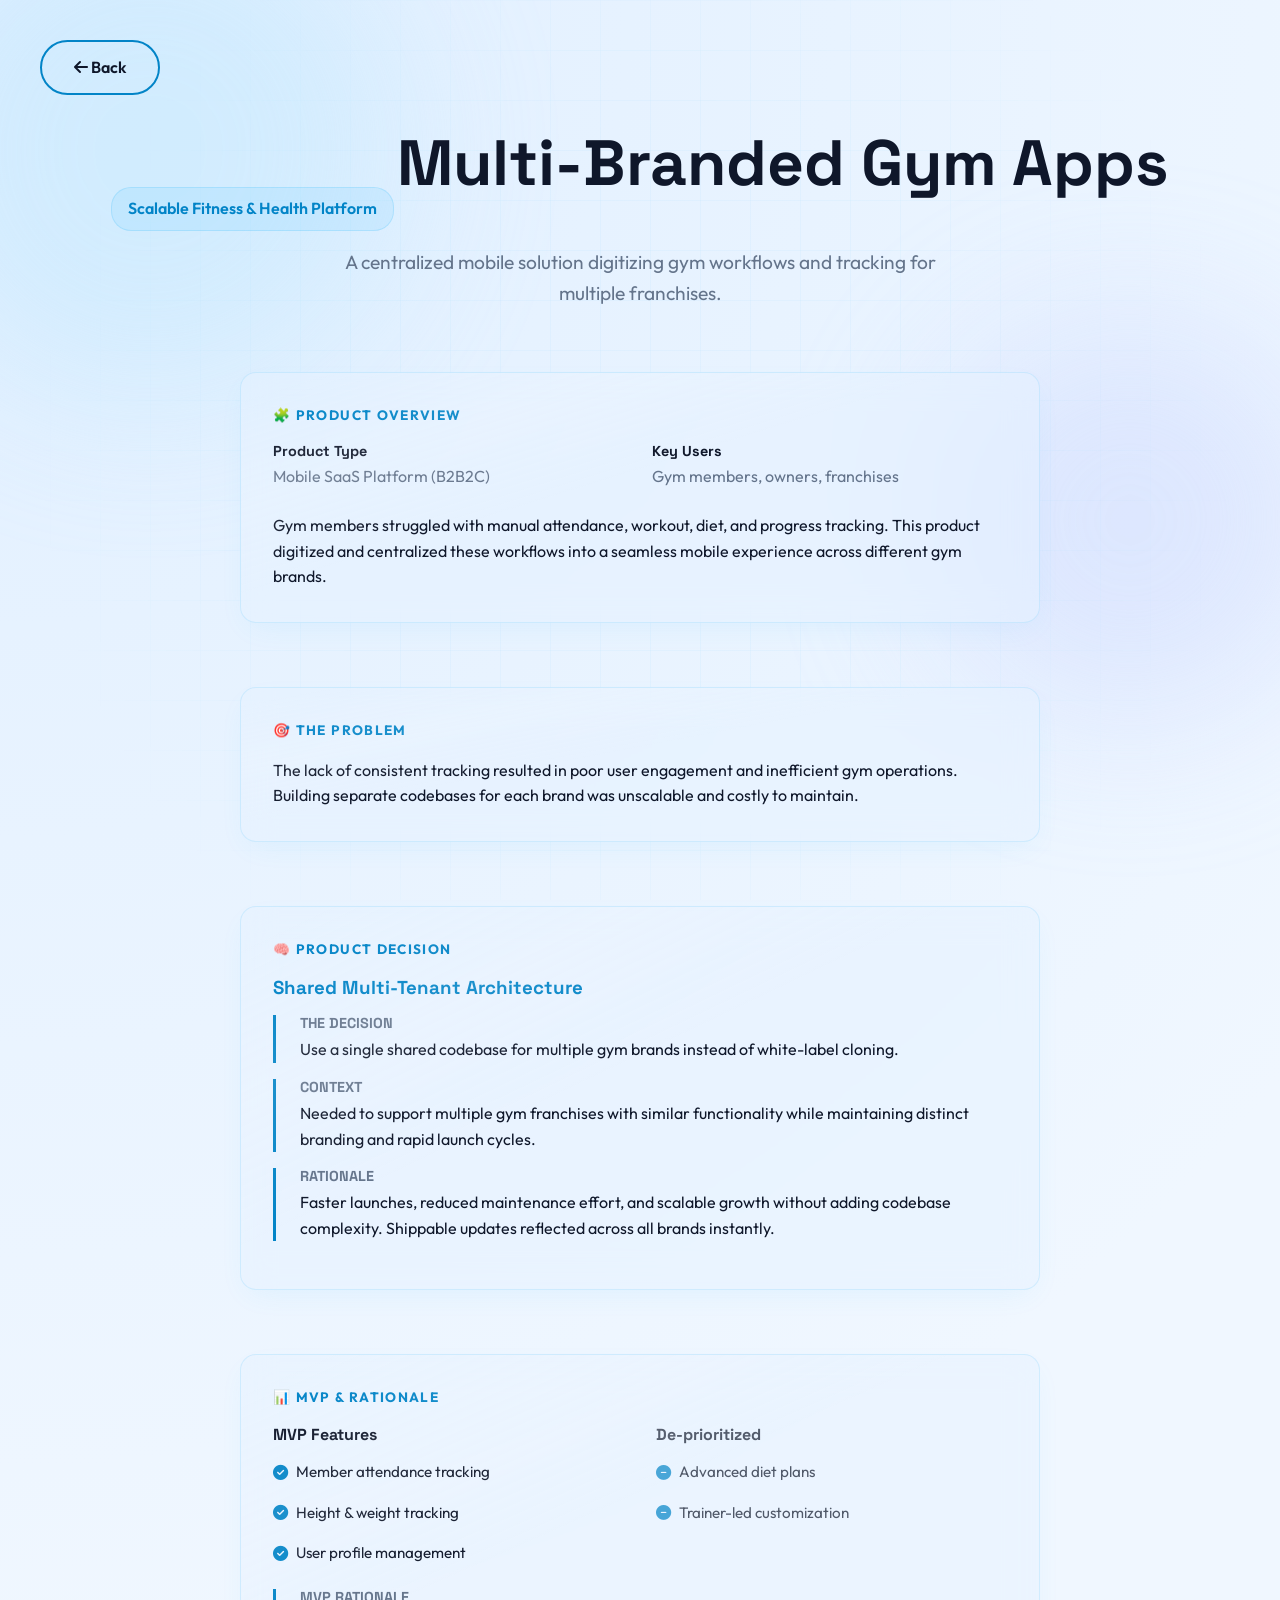
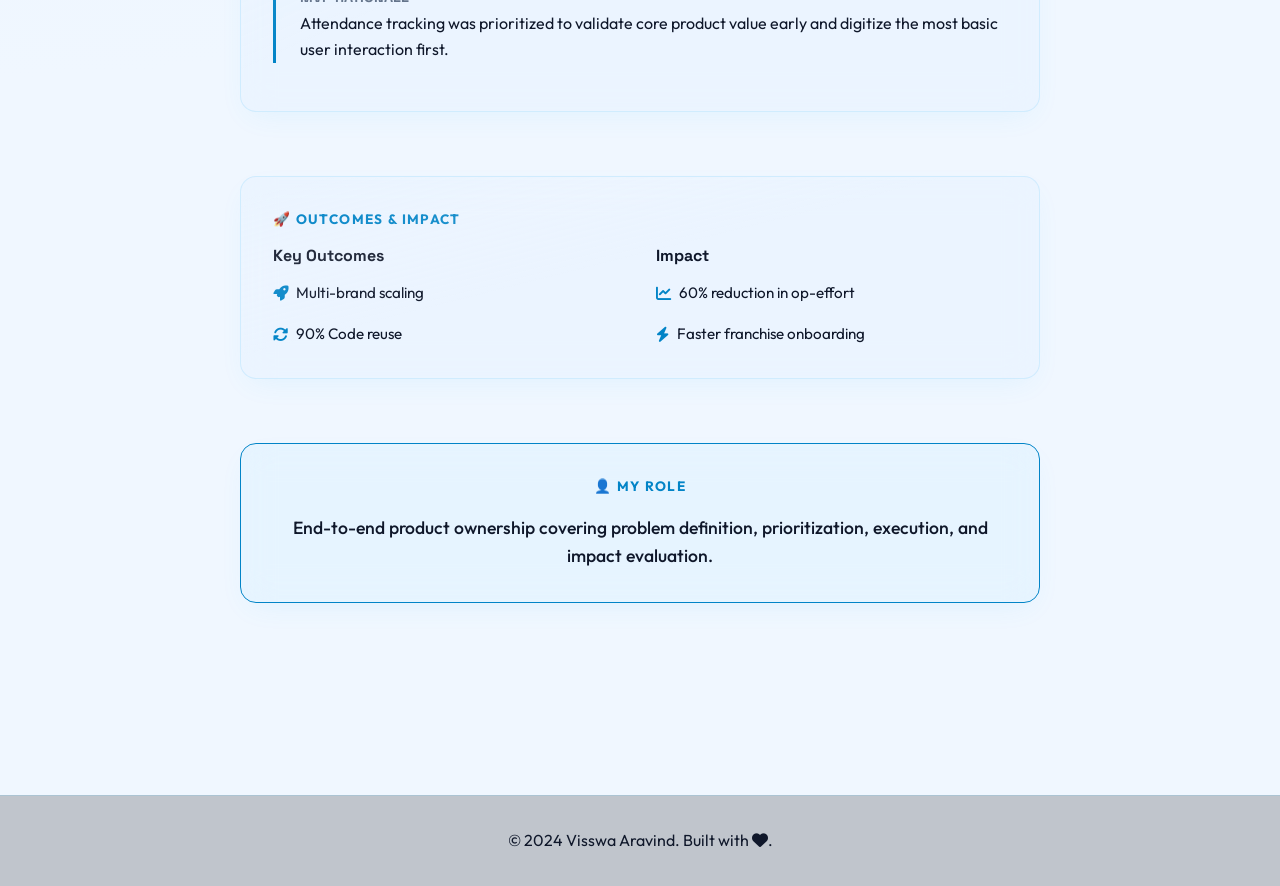
<file: projects/multi-brand.html>
<!DOCTYPE html>
<html lang="en">

<head>
    <meta charset="UTF-8">
    <meta name="viewport" content="width=device-width, initial-scale=1.0">
    <title>Multi-Branded Gym Apps | Case Study</title>
    <meta name="description" content="Case study on building a scalable multi-branded fitness & health platform.">

    <!-- Fonts -->
    <link rel="preconnect" href="https://fonts.googleapis.com">
    <link rel="preconnect" href="https://fonts.gstatic.com" crossorigin>
    <link
        href="https://fonts.googleapis.com/css2?family=Outfit:wght@300;400;500;600;700&family=Space+Grotesk:wght@300;400;500;600;700&display=swap"
        rel="stylesheet">

    <!-- Styles -->
    <link rel="stylesheet" href="../styles/style.css">

    <!-- Icons -->
    <link rel="stylesheet" href="https://cdnjs.cloudflare.com/ajax/libs/font-awesome/6.4.0/css/all.min.css">

    <style>
        .case-study-hero {
            padding: var(--spacing-xl) 0 var(--spacing-lg);
            text-align: center;
        }

        .case-study-content {
            max-width: 800px;
            margin: 0 auto;
            display: flex;
            flex-direction: column;
            gap: var(--spacing-lg);
            padding-bottom: var(--spacing-xl);
        }

        .section-card {
            padding: var(--spacing-md);
        }

        .section-label {
            display: block;
            font-size: 0.85rem;
            color: var(--accent-primary);
            text-transform: uppercase;
            letter-spacing: 0.1em;
            font-weight: 700;
            margin-bottom: var(--spacing-sm);
        }

        .feature-list {
            display: grid;
            grid-template-columns: 1fr;
            gap: var(--spacing-sm);
            margin-top: var(--spacing-sm);
        }

        .feature-item {
            display: flex;
            align-items: flex-start;
            gap: 0.5rem;
            font-size: 0.95rem;
        }

        .feature-item i {
            color: var(--accent-primary);
            margin-top: 0.3rem;
        }

        .back-nav {
            position: fixed;
            top: 2.5rem;
            left: 2.5rem;
            z-index: 101;
        }

        .decision-block {
            border-left: 3px solid var(--accent-primary);
            padding-left: 1.5rem;
            margin: 1rem 0;
        }

        .decision-block h4 {
            font-size: 0.9rem;
            text-transform: uppercase;
            color: var(--text-secondary);
            margin-bottom: 0.3rem;
        }

        @media (max-width: 768px) {
            .back-nav {
                top: 1rem;
                left: 1rem;
                position: absolute;
            }
        }
    </style>
</head>

<body class="dark-theme">
    <div class="background-container">
        <div class="blob blob-1"></div>
        <div class="blob blob-2" style="background: var(--blob-2);"></div>
        <div class="grid-overlay"></div>
    </div>

    <a href="../index.html#work" class="btn btn-outline back-nav">
        <i class="fa-solid fa-arrow-left"></i> Back
    </a>

    <header class="case-study-hero">
        <div class="container">
            <div class="badge fade-in-up">Scalable Fitness & Health Platform</div>
            <h1 class="hero-title fade-in-up delay-1 reveal-text">
                <span>Multi-Branded Gym Apps</span>
            </h1>
            <p class="hero-subtitle fade-in-up delay-2" style="margin: 0 auto; max-width: 600px;">
                A centralized mobile solution digitizing gym workflows and tracking for multiple franchises.
            </p>
        </div>
    </header>

    <main class="container">
        <div class="case-study-content">

            <section class="glass-card section-card hover-shine scale-in" data-scroll>
                <span class="section-label">🧩 Product Overview</span>
                <div
                    style="display: grid; grid-template-columns: repeat(auto-fit, minmax(200px, 1fr)); gap: 1.5rem; margin-bottom: 1.5rem;">
                    <div>
                        <h4 style="font-size: 0.9rem; margin-bottom: 0.2rem;">Product Type</h4>
                        <p style="color: var(--text-secondary);">Mobile SaaS Platform (B2B2C)</p>
                    </div>
                    <div>
                        <h4 style="font-size: 0.9rem; margin-bottom: 0.2rem;">Key Users</h4>
                        <p style="color: var(--text-secondary);">Gym members, owners, franchises</p>
                    </div>
                </div>
                <p>
                    Gym members struggled with manual attendance, workout, diet, and progress tracking. This product
                    digitized and centralized these workflows into a seamless mobile experience across different gym
                    brands.
                </p>
            </section>

            <section class="glass-card section-card hover-shine scale-in" data-scroll>
                <span class="section-label">🎯 The Problem</span>
                <p>
                    The lack of consistent tracking resulted in poor user engagement and inefficient gym operations.
                    Building separate codebases for each brand was unscalable and costly to maintain.
                </p>
            </section>

            <section class="glass-card section-card hover-shine scale-in" data-scroll>
                <span class="section-label">🧠 Product Decision</span>
                <h3 style="margin-bottom: 1rem; color: var(--accent-primary);">Shared Multi-Tenant Architecture</h3>

                <div class="decision-block">
                    <h4>The Decision</h4>
                    <p>Use a single shared codebase for multiple gym brands instead of white-label cloning.</p>
                </div>

                <div class="decision-block">
                    <h4>Context</h4>
                    <p>Needed to support multiple gym franchises with similar functionality while maintaining distinct
                        branding and rapid launch cycles.</p>
                </div>

                <div class="decision-block">
                    <h4>Rationale</h4>
                    <p>Faster launches, reduced maintenance effort, and scalable growth without adding codebase
                        complexity. Shippable updates reflected across all brands instantly.</p>
                </div>
            </section>

            <section class="glass-card section-card hover-shine scale-in" data-scroll>
                <span class="section-label">📊 MVP & Rationale</span>
                <div
                    style="display: grid; grid-template-columns: repeat(auto-fit, minmax(250px, 1fr)); gap: 2rem; margin-bottom: 1.5rem;">
                    <div>
                        <h4 style="margin-bottom: 0.5rem; font-size: 1rem;">MVP Features</h4>
                        <ul class="feature-list">
                            <li class="feature-item"><i class="fa-solid fa-check-circle"></i> Member attendance tracking
                            </li>
                            <li class="feature-item"><i class="fa-solid fa-check-circle"></i> Height & weight tracking
                            </li>
                            <li class="feature-item"><i class="fa-solid fa-check-circle"></i> User profile management
                            </li>
                        </ul>
                    </div>
                    <div>
                        <h4 style="margin-bottom: 0.5rem; font-size: 1rem; opacity: 0.7;">De-prioritized</h4>
                        <ul class="feature-list" style="opacity: 0.7;">
                            <li class="feature-item"><i class="fa-solid fa-circle-minus"></i> Advanced diet plans</li>
                            <li class="feature-item"><i class="fa-solid fa-circle-minus"></i> Trainer-led customization
                            </li>
                        </ul>
                    </div>
                </div>
                <div class="decision-block">
                    <h4>MVP Rationale</h4>
                    <p>Attendance tracking was prioritized to validate core product value early and digitize the most
                        basic user interaction first.</p>
                </div>
            </section>

            <section class="glass-card section-card hover-shine scale-in" data-scroll>
                <span class="section-label">🚀 Outcomes & Impact</span>
                <div style="display: grid; grid-template-columns: repeat(auto-fit, minmax(250px, 1fr)); gap: 2rem;">
                    <div>
                        <h4 style="margin-bottom: 0.5rem; font-size: 1rem;">Key Outcomes</h4>
                        <ul class="feature-list">
                            <li class="feature-item"><i class="fa-solid fa-rocket"></i> Multi-brand scaling</li>
                            <li class="feature-item"><i class="fa-solid fa-rotate"></i> 90% Code reuse</li>
                        </ul>
                    </div>
                    <div>
                        <h4 style="margin-bottom: 0.5rem; font-size: 1rem;">Impact</h4>
                        <ul class="feature-list">
                            <li class="feature-item"><i class="fa-solid fa-chart-line"></i> 60% reduction in op-effort
                            </li>
                            <li class="feature-item"><i class="fa-solid fa-bolt"></i> Faster franchise onboarding</li>
                        </ul>
                    </div>
                </div>
            </section>

            <section class="glass-card section-card scale-in" data-scroll
                style="text-align: center; background: rgba(56, 189, 248, 0.05); border: 1px solid var(--accent-primary);">
                <span class="section-label">👤 My Role</span>
                <p style="font-weight: 500; font-size: 1.1rem;">
                    End-to-end product ownership covering problem definition, prioritization, execution, and impact
                    evaluation.
                </p>
            </section>

        </div>
    </main>

    <footer class="footer">
        <div class="container center-text">
            <p>&copy; 2024 Visswa Aravind. Built with <i class="fa-solid fa-heart accent"></i>.</p>
        </div>
    </footer>

    <script src="../scripts/main.js"></script>
</body>

</html>
</file>
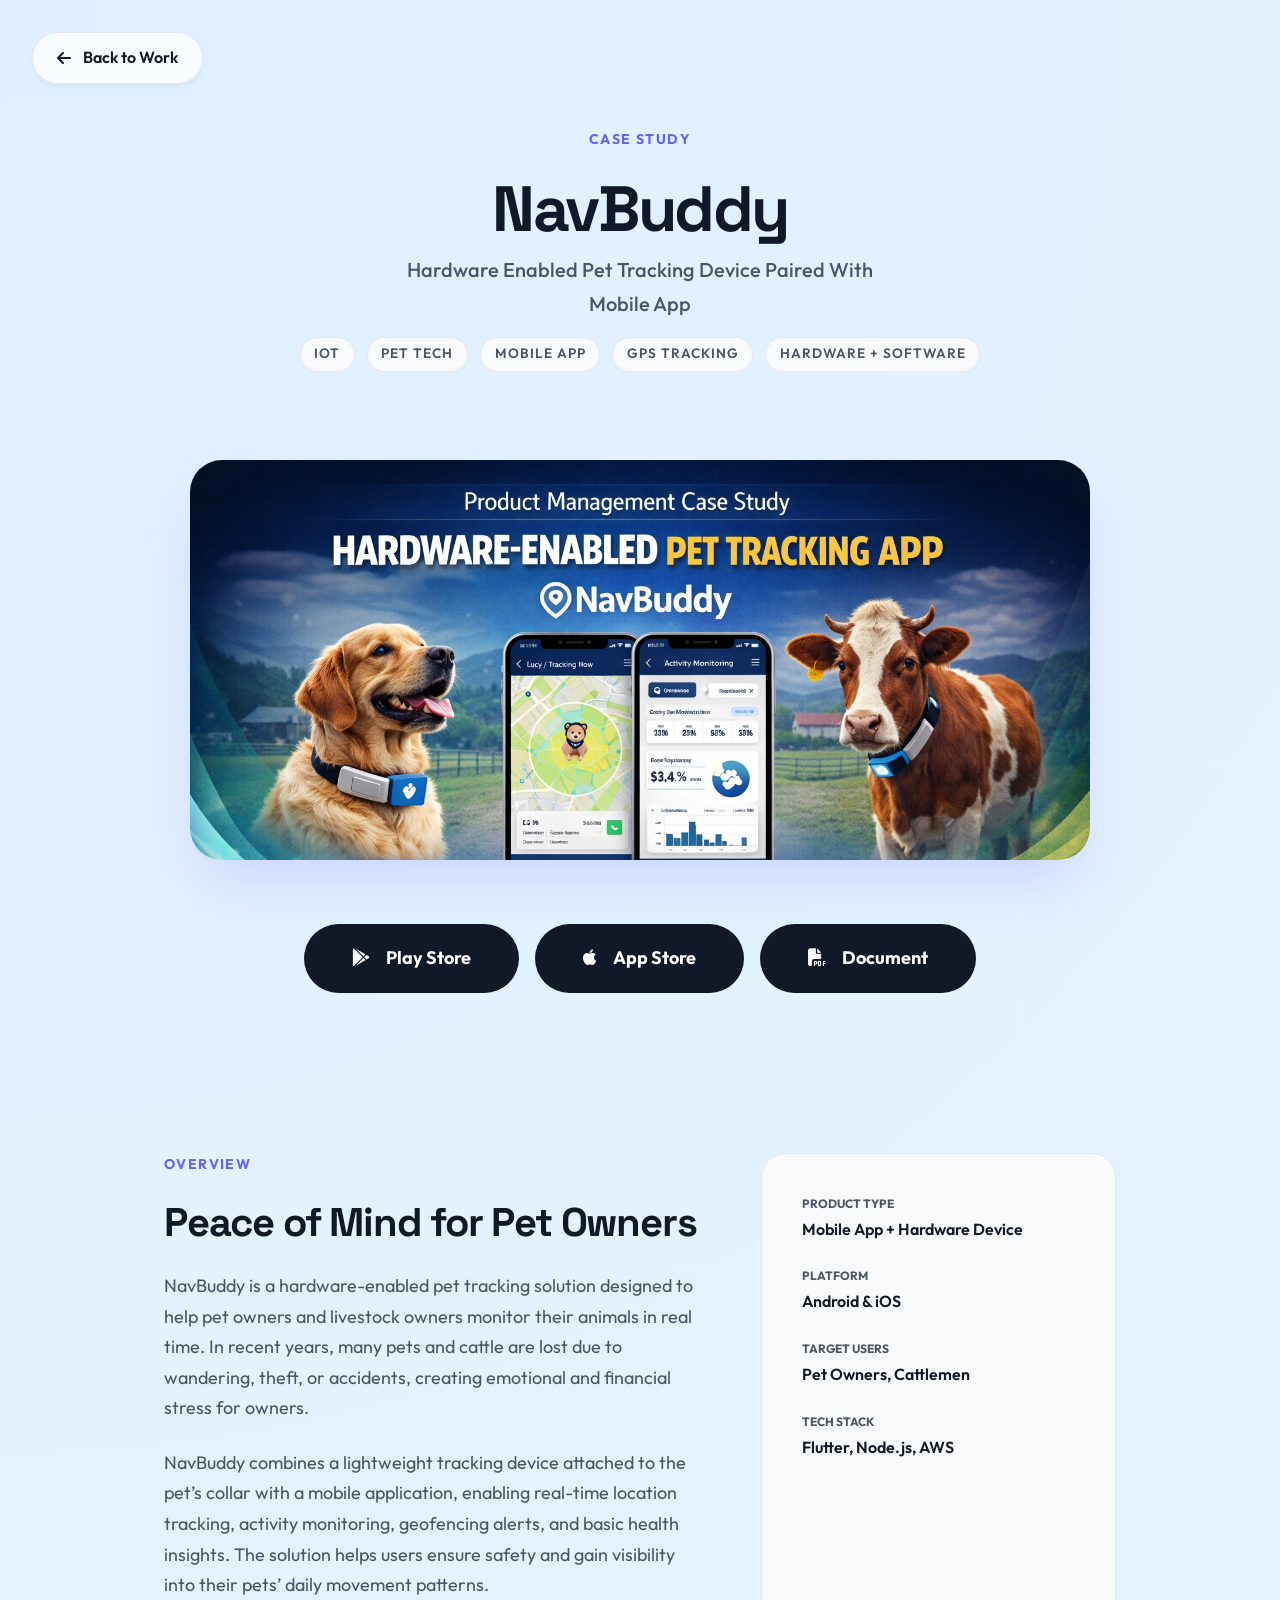
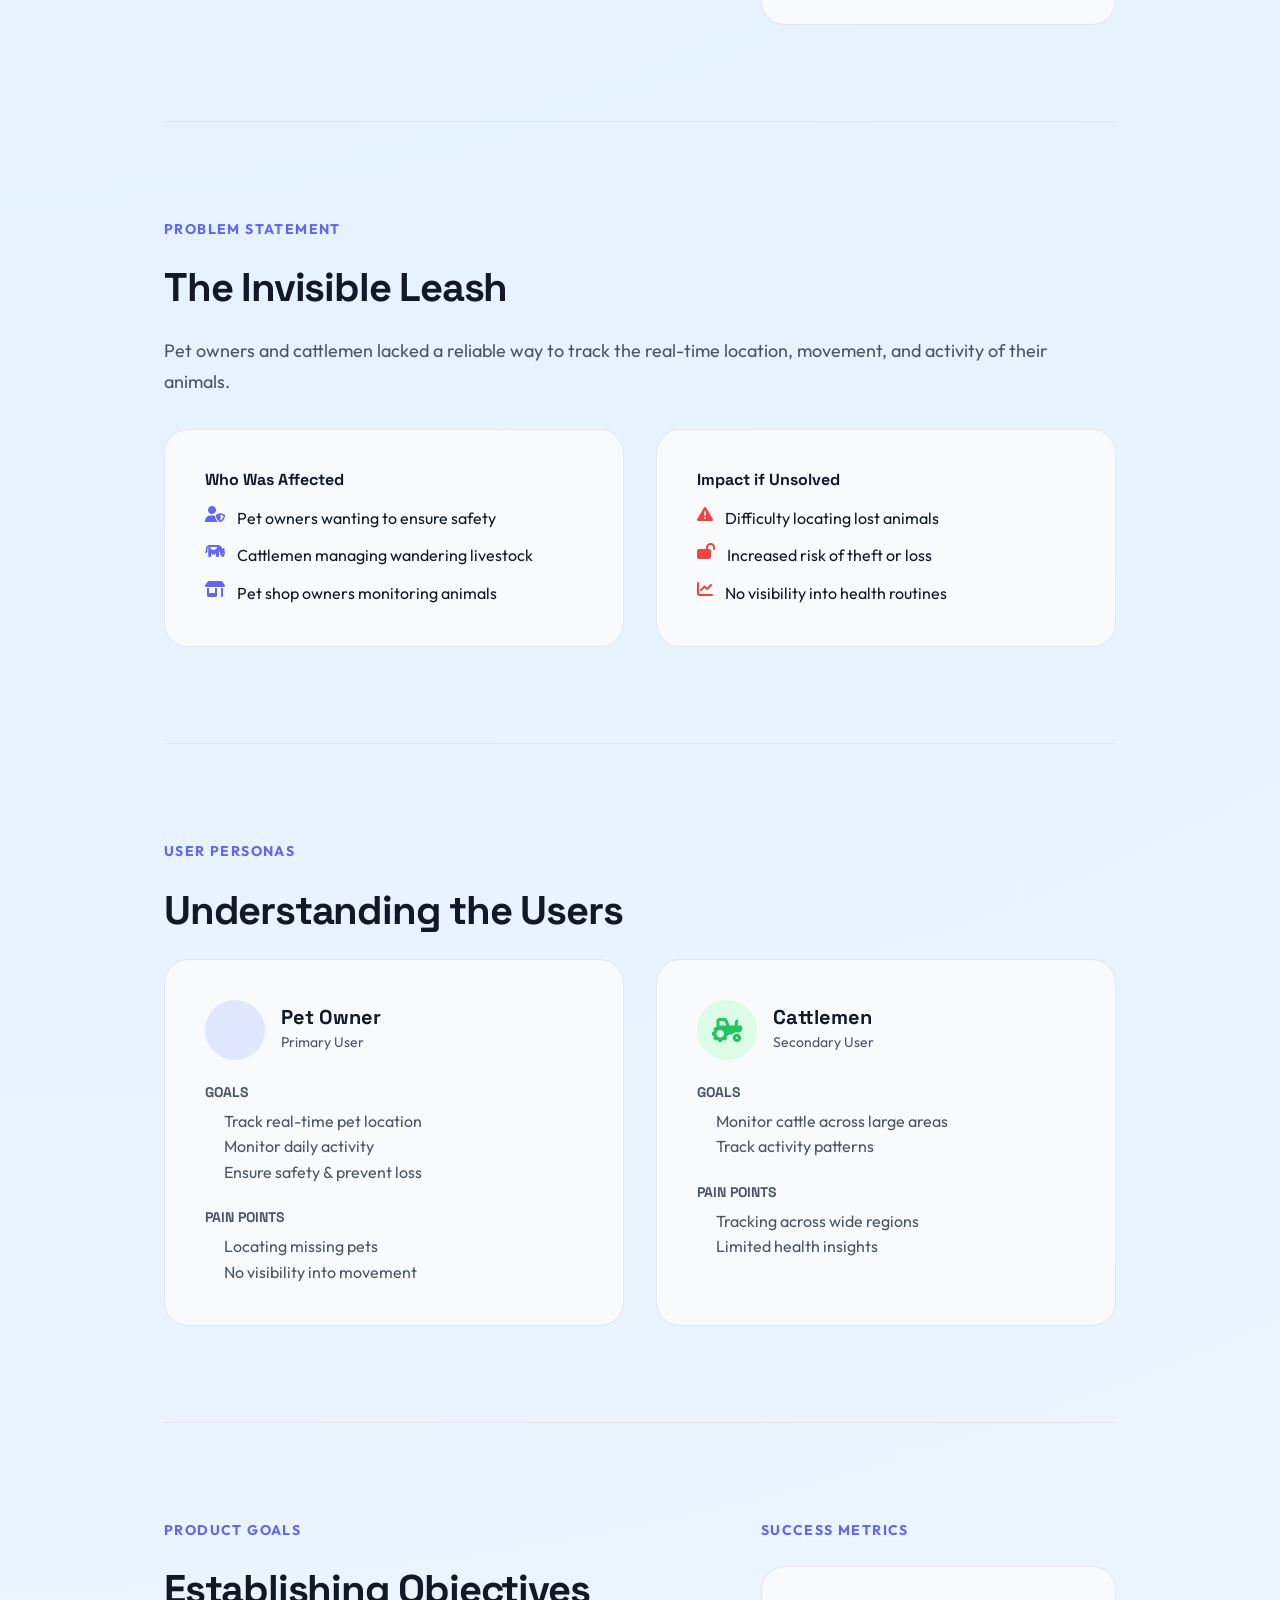
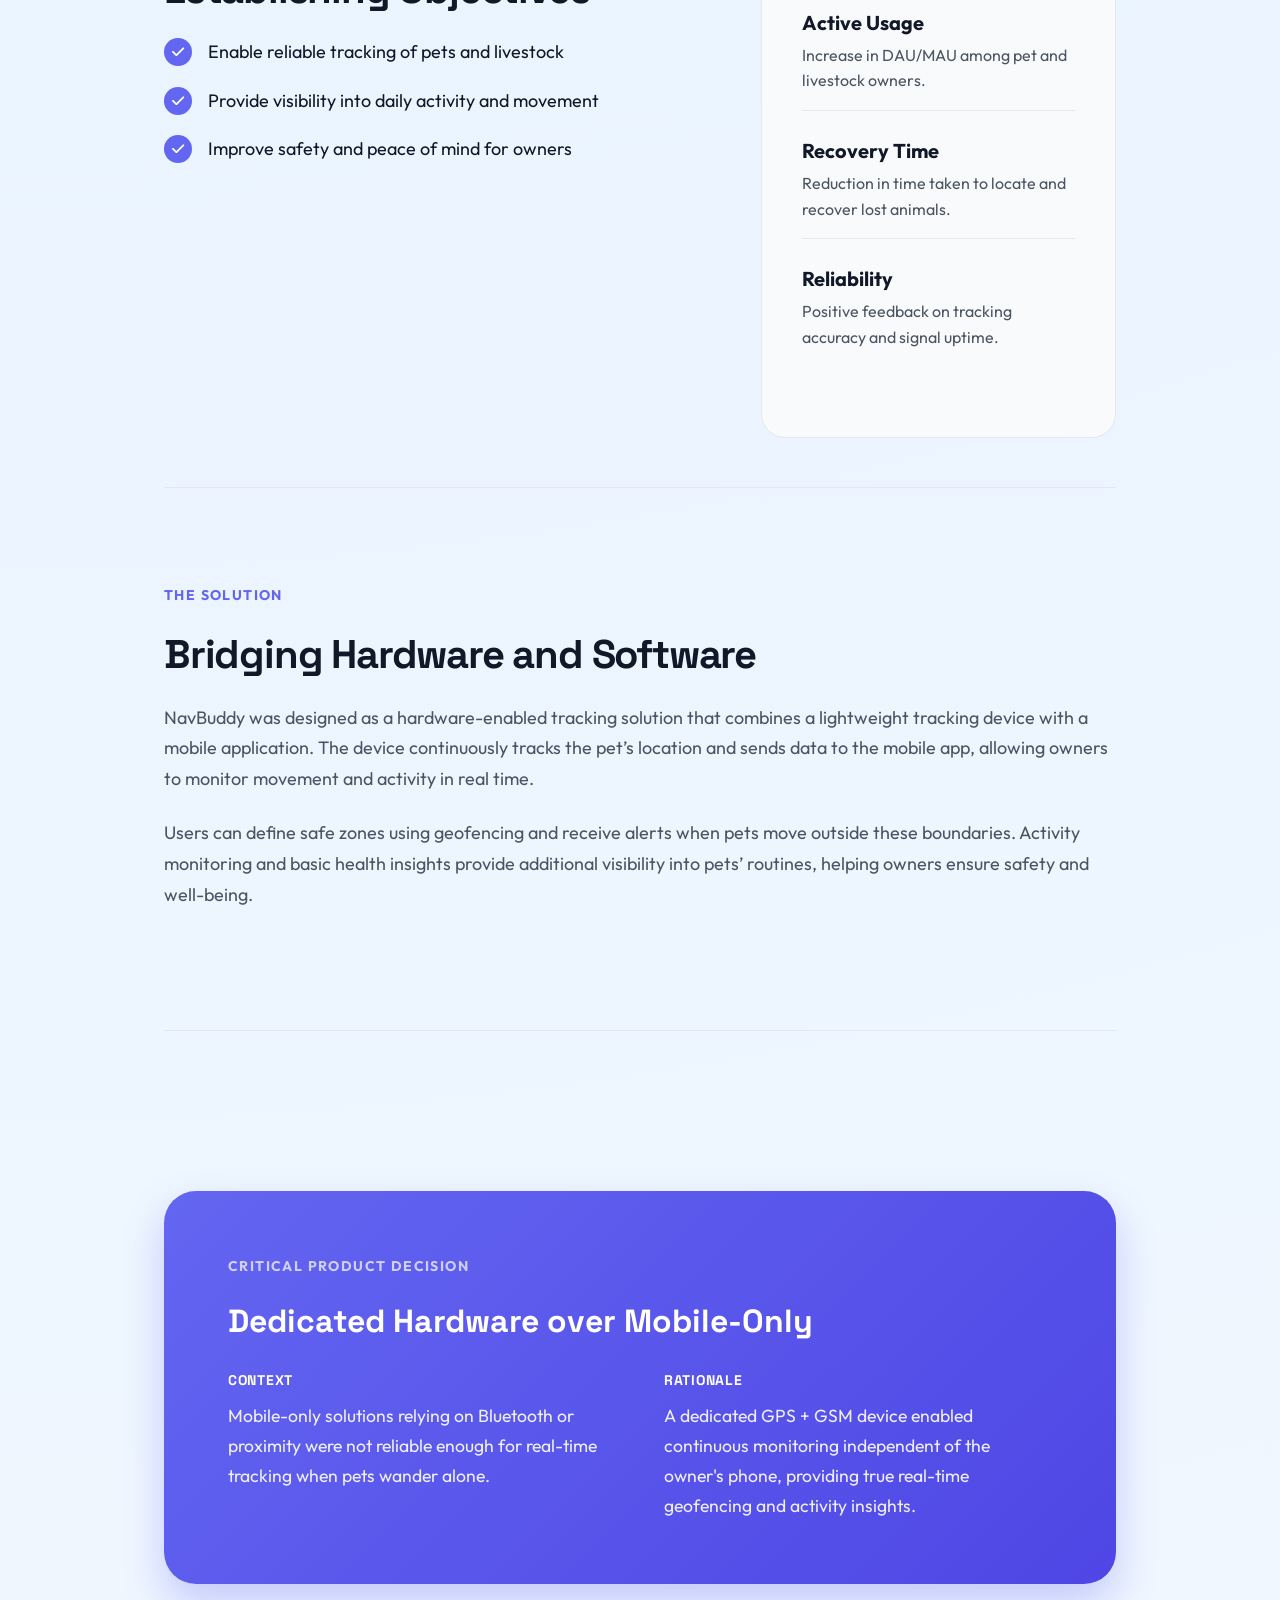
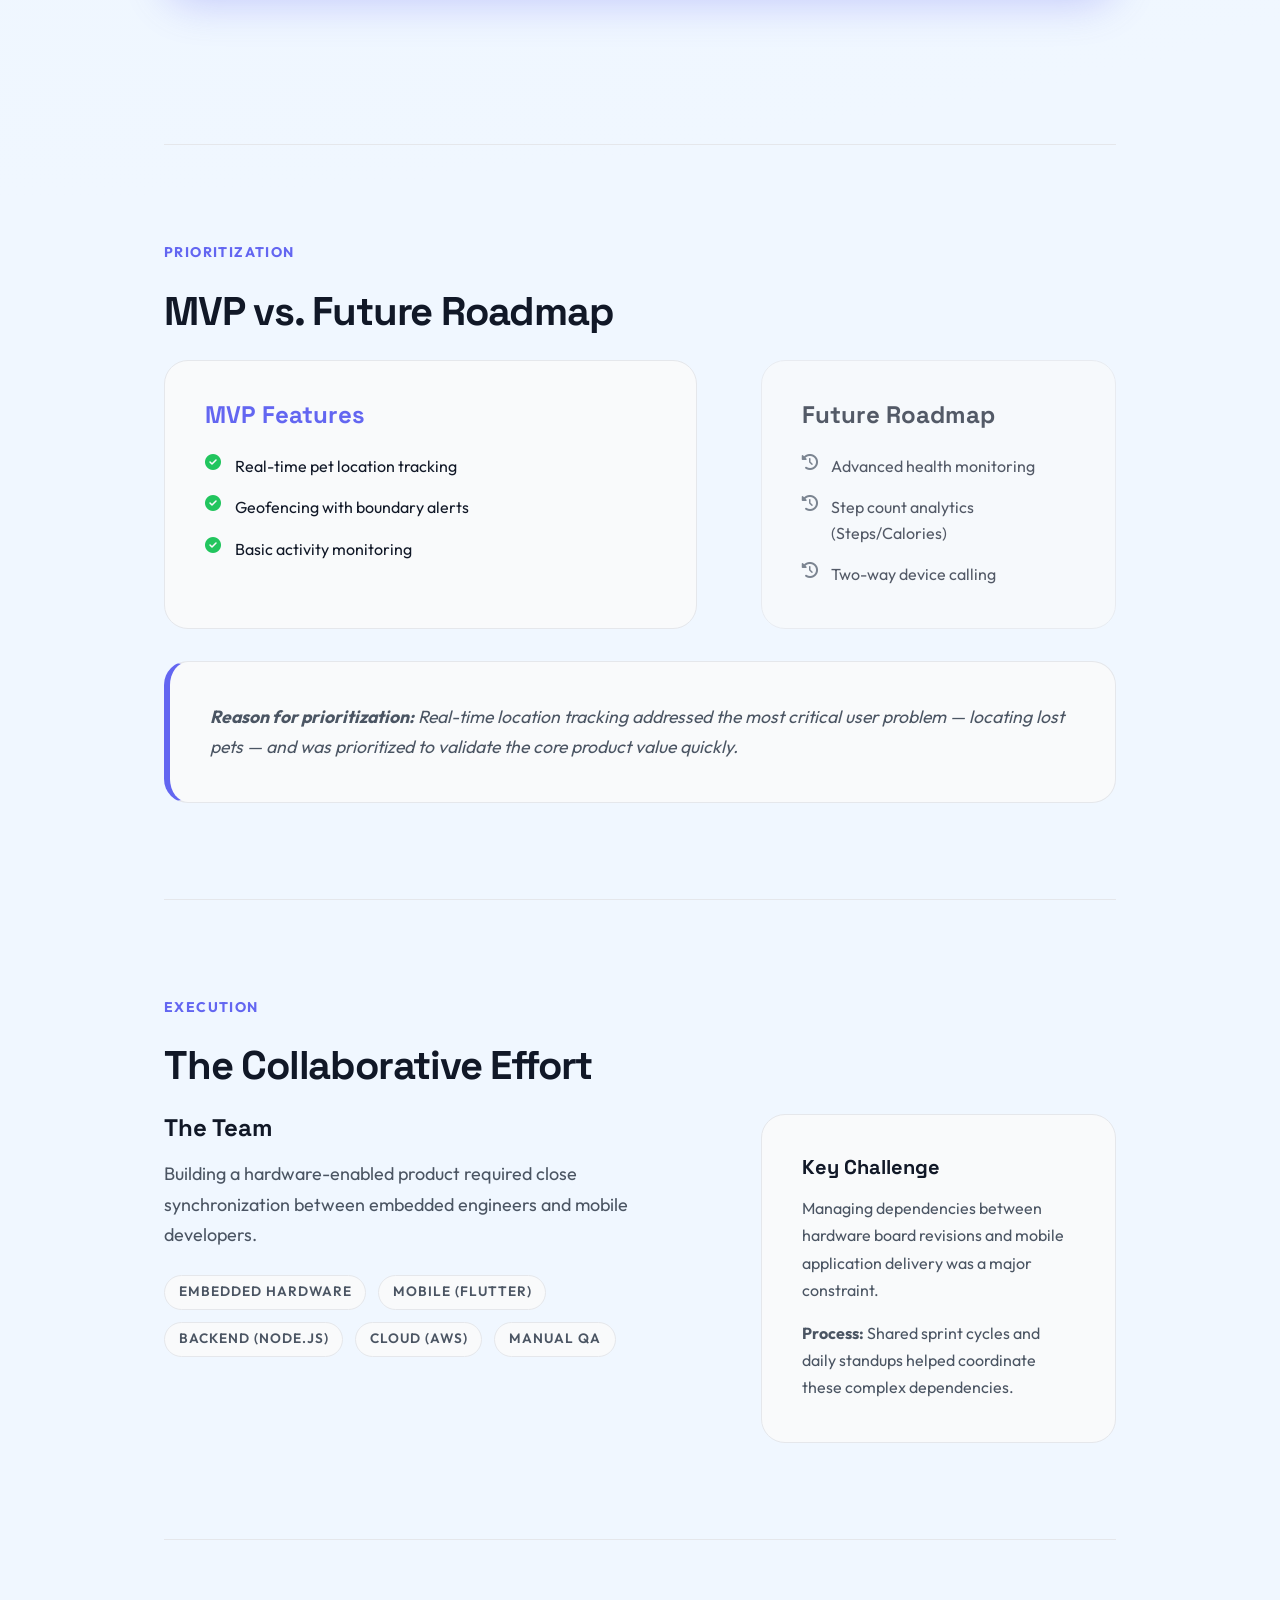
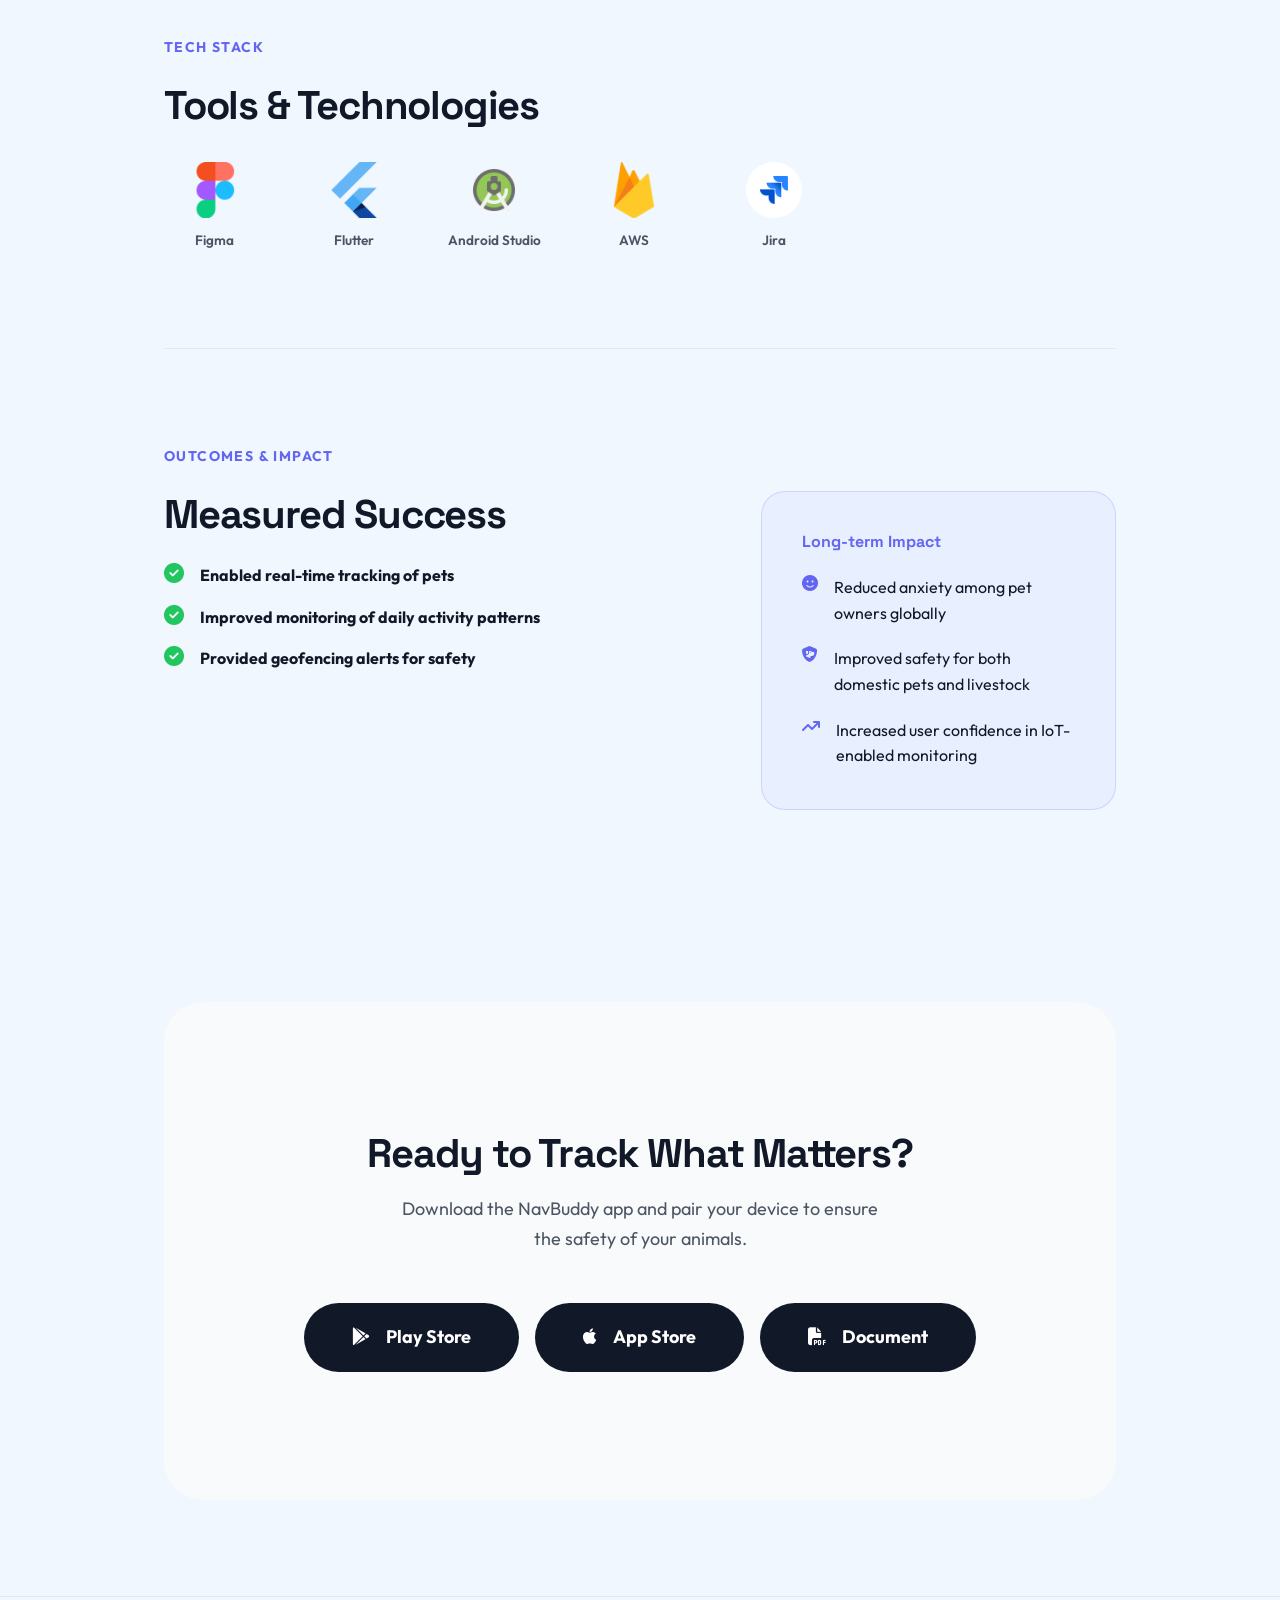
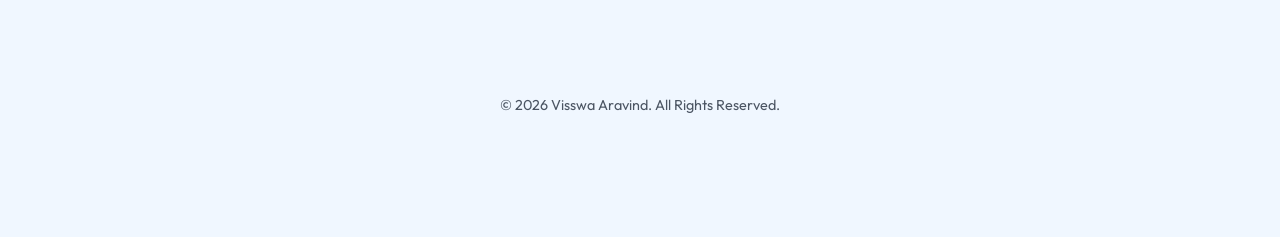
<file: projects/navbuddy.html>
<!DOCTYPE html>
<html lang="en">

<head>
    <meta charset="UTF-8">
    <meta name="viewport" content="width=device-width, initial-scale=1.0">
    <title>NavBuddy | Hardware-Enabled Pet Tracking Case Study</title>
    <meta name="description"
        content="Product Management case study for NavBuddy, a hardware-enabled pet tracking solution paired with a mobile application.">

    <!-- Fonts -->
    <link rel="preconnect" href="https://fonts.googleapis.com">
    <link rel="preconnect" href="https://fonts.gstatic.com" crossorigin>
    <link
        href="https://fonts.googleapis.com/css2?family=Outfit:wght@300;400;500;600;700&family=Space+Grotesk:wght@300;400;500;600;700&display=swap"
        rel="stylesheet">

    <!-- Styles -->
    <link rel="stylesheet" href="../styles/style.css">

    <!-- Icons -->
    <link rel="stylesheet" href="https://cdnjs.cloudflare.com/ajax/libs/font-awesome/6.4.0/css/all.min.css">

    <style>
        :root {
            --brand-primary: #6366F1;
            --brand-secondary: #22C55E;
        }

        .light-theme {
            --bg-color: #ffffff;
            --text-primary: #111827;
            --text-secondary: #4b5563;
            --surface-color: #f9fafb;
            --surface-border: #e5e7eb;
            --card-bg: #f9fafb;
            --nav-bg: rgba(255, 255, 255, 0.8);
        }

        .dark-theme {
            --bg-color: #0f172a;
            --text-primary: #f8fafc;
            --text-secondary: #94a3b8;
            --surface-color: rgba(30, 41, 59, 0.4);
            --surface-border: rgba(255, 255, 255, 0.1);
            --card-bg: rgba(30, 41, 59, 0.4);
            --nav-bg: rgba(15, 23, 42, 0.8);
        }

        body {
            background-color: var(--bg-color);
            color: var(--text-primary);
            font-family: 'Outfit', sans-serif;
            transition: background-color 0.4s ease, color 0.4s ease;
        }

        .case-study-container {
            max-width: 1000px;
            margin: 0 auto;
            padding: 0 1.5rem;
        }

        /* Hero Styling */
        .hero {
            padding: 8rem 0 4rem;
            text-align: center;
            display: flex;
            flex-direction: column;
            align-items: center;
        }

        .hero-title {
            font-size: clamp(2.5rem, 5vw, 4rem);
            font-weight: 800;
            letter-spacing: -0.04em;
            margin-bottom: 0.5rem;
            line-height: 1.1;
        }

        .hero-subtitle {
            font-size: 1.25rem;
            color: var(--text-secondary);
            margin-bottom: 1rem;
            font-weight: 500;
        }

        .hero-tags {
            display: flex;
            gap: 0.75rem;
            margin-bottom: 2.5rem;
            flex-wrap: wrap;
            justify-content: center;
        }

        .tag {
            padding: 0.35rem 0.85rem;
            background: var(--surface-color);
            border: 1px solid var(--surface-border);
            border-radius: 100px;
            font-size: 0.85rem;
            font-weight: 600;
            color: var(--text-secondary);
        }

        .hero-visual {
            width: 100%;
            max-width: 900px;
            margin: 3rem 0;
            border-radius: 32px;
            overflow: hidden;
            box-shadow: 0 30px 60px -12px rgba(99, 102, 241, 0.2);
            transition: transform 0.6s cubic-bezier(0.16, 1, 0.3, 1);
            background: #f3f4f6;
        }

        .hero-visual:hover {
            transform: scale(1.01);
        }

        .hero-visual img {
            width: 100%;
            display: block;
        }

        .hero-actions {
            display: flex;
            gap: 1rem;
            margin-top: 1rem;
        }

        /* Sections Styling */
        section {
            padding: 6rem 0;
            border-bottom: 1px solid var(--surface-border);
        }

        section:last-of-type {
            border-bottom: none;
        }

        .section-heading {
            font-size: 0.875rem;
            font-weight: 700;
            text-transform: uppercase;
            letter-spacing: 0.1em;
            color: var(--brand-primary);
            margin-bottom: 1.5rem;
            display: block;
        }

        .grid-2 {
            display: grid;
            grid-template-columns: 1.5fr 1fr;
            gap: 4rem;
        }

        @media (max-width: 768px) {
            .grid-2 {
                grid-template-columns: 1fr;
                gap: 2rem;
            }
            .hero-actions {
                flex-direction: column;
                width: 100%;
                gap: 1rem;
            }
            .hero-actions .btn-large {
                width: 100%;
                justify-content: center;
                box-sizing: border-box;
            }
            div[style*="grid-template-columns: 1fr 1fr"] {
                grid-template-columns: 1fr !important;
                gap: 1.5rem !important;
            }
            .card[style*="display: flex"] {
                flex-direction: column !important;
                text-align: center;
                align-items: center !important;
                gap: 1.5rem !important;
                padding: 1.5rem !important;
            }
            .persona-grid {
                grid-template-columns: 1fr !important;
            }
            section {
                padding: 4rem 0 !important;
            }
            .hero {
                padding: 6rem 0 2rem !important;
            }
            .decision-highlight {
                padding: 2rem !important;
            }
            .back-nav {
                top: 1rem;
                left: 1rem;
                padding: 0.5rem 1rem;
            }
            .hero-title {
                font-size: 2.2rem !important;
            }
        }

        .card {
            background: var(--surface-color);
            border: 1px solid var(--surface-border);
            border-radius: 24px;
            padding: 2.5rem;
            height: 100%;
            transition: all 0.4s cubic-bezier(0.16, 1, 0.3, 1);
        }

        .card:hover {
            border-color: var(--brand-primary);
            box-shadow: 0 20px 40px rgba(0, 0, 0, 0.03);
            transform: translateY(-4px);
        }

        .info-item {
            margin-bottom: 1.5rem;
        }

        .info-item:last-child {
            margin-bottom: 0;
        }

        .info-label {
            font-size: 0.75rem;
            font-weight: 700;
            text-transform: uppercase;
            color: var(--text-secondary);
            margin-bottom: 0.25rem;
            display: block;
        }

        .info-value {
            font-size: 1rem;
            font-weight: 600;
        }

        /* Apple/Linear Typography */
        h2 {
            font-size: 2.5rem;
            font-weight: 700;
            letter-spacing: -0.03em;
            margin-bottom: 1.5rem;
            line-height: 1.2;
        }

        p {
            font-size: 1.125rem;
            line-height: 1.7;
            color: var(--text-secondary);
            margin-bottom: 1.5rem;
        }

        .persona-grid {
            display: grid;
            grid-template-columns: 1fr 1fr;
            gap: 2rem;
        }

        @media (max-width: 640px) {
            .persona-grid {
                grid-template-columns: 1fr;
            }
        }

        .decision-highlight {
            background: linear-gradient(135deg, var(--brand-primary), #4f46e5);
            color: white;
            padding: 4rem;
            border-radius: 32px;
            margin: 4rem 0;
            box-shadow: 0 20px 40px rgba(99, 102, 241, 0.3);
        }

        .decision-highlight h3 {
            color: white;
            font-size: 2rem;
            margin-bottom: 1.5rem;
        }

        .decision-highlight p {
            color: rgba(255, 255, 255, 0.9);
            margin-bottom: 1.5rem;
        }

        .tool-icon-grid {
            display: flex;
            flex-wrap: wrap;
            gap: 2.5rem;
            margin-top: 2rem;
        }

        .tool-item {
            display: flex;
            flex-direction: column;
            align-items: center;
            gap: 0.75rem;
            width: 100px;
        }

        .tool-item img {
            width: 56px;
            height: 56px;
            object-fit: contain;
            transition: transform 0.3s ease;
        }

        .tool-item:hover img {
            transform: scale(1.1);
        }

        .tool-name {
            font-size: 0.85rem;
            font-weight: 600;
            color: var(--text-secondary);
        }

        .back-nav {
            position: fixed;
            top: 2rem;
            left: 2rem;
            z-index: 100;
            background: var(--nav-bg);
            backdrop-filter: blur(12px);
            border: 1px solid var(--surface-border);
            padding: 0.75rem 1.5rem;
            border-radius: 100px;
            display: flex;
            align-items: center;
            gap: 0.75rem;
            font-weight: 600;
            box-shadow: 0 4px 6px -1px rgba(0, 0, 0, 0.05);
            transition: all 0.3s ease;
        }

        .back-nav:hover {
            transform: translateX(-5px);
            background: #fff;
        }

        .footer-cta {
            text-align: center;
            padding: 8rem 0;
            background: var(--surface-color);
            border-radius: 40px;
            margin: 6rem 0;
        }

        .btn-large {
            padding: 1.25rem 3rem;
            font-size: 1.125rem;
            border-radius: 100px;
            display: inline-flex;
            align-items: center;
            gap: 1rem;
            text-decoration: none;
            font-weight: 700;
            transition: all 0.4s cubic-bezier(0.16, 1, 0.3, 1);
        }

        .btn-black {
            background: var(--text-primary);
            color: var(--bg-color);
        }

        .btn-black:hover {
            transform: translateY(-5px);
            box-shadow: 0 15px 30px rgba(0, 0, 0, 0.15);
        }

        /* Screenshot Carousel */
        .screenshot-carousel {
            margin: 4rem 0;
            position: relative;
            overflow: hidden;
        }

        .carousel-track {
            display: flex;
            gap: 2rem;
            transition: transform 0.5s ease;
            width: max-content;
            padding: 2rem 0;
        }

        .carousel-item {
            flex: 0 0 280px;
        }

        .carousel-item img {
            width: 100%;
            border-radius: 28px;
            box-shadow: 0 12px 40px rgba(0, 0, 0, 0.1);
            border: 4px solid #fff;
        }

        /* Scroll Animations */
        [data-scroll] {
            opacity: 0;
            transform: translateY(40px);
            transition: all 1s cubic-bezier(0.22, 1, 0.36, 1);
        }

        [data-scroll].visible {
            opacity: 1;
            transform: translateY(0);
        }
    </style>
</head>

<body class="light-theme">
    <script>
        const savedTheme = localStorage.getItem('theme');
        if (savedTheme === 'dark') {
            document.body.classList.remove('light-theme');
            document.body.classList.add('dark-theme');
        } else {
            document.body.classList.add('light-theme');
            document.body.classList.remove('dark-theme');
        }
    </script>
    <a href="../index.html#work" class="back-nav">
        <i class="fa-solid fa-arrow-left"></i> Back to Work
    </a>

    <div class="case-study-container">
        <!-- Hero Section -->
        <header class="hero">
            <span class="section-heading">Case Study</span>
            <h1 class="hero-title">NavBuddy</h1>
            <p class="hero-subtitle">Hardware Enabled Pet Tracking Device Paired With Mobile App</p>

            <div class="hero-tags">
                <span class="tag">IoT</span>
                <span class="tag">Pet Tech</span>
                <span class="tag">Mobile App</span>
                <span class="tag">GPS Tracking</span>
                <span class="tag">Hardware + Software</span>
            </div>

            <div class="hero-visual">
                <img src="../assets/featureGraphic/NavBuddy.png" alt="NavBuddy Hero">
            </div>

            <div class="hero-actions">
                <a href="https://play.google.com/store/apps/details?id=com.petalsautomation.location_tracker&pcampaignid=web_share" target="_blank" class="btn-large btn-black">
                    <i class="fa-brands fa-google-play"></i> Play Store
                </a>
                <a href="https://apps.apple.com/in/app/navbuddy-petals-pet-tracker/id6749218656" target="_blank" class="btn-large btn-black">
                    <i class="fa-brands fa-apple"></i> App Store
                </a>
                <a href="https://drive.google.com/file/d/1O6LZ7l33Xo4GlfXSRbkf_7pHK5pnEJvD/view?usp=sharing" target="_blank" class="btn-large btn-black">
                    <i class="fa-solid fa-file-pdf"></i> Document
                </a>
            </div>
        </header>

        <!-- Project Overview -->
        <section id="overview" data-scroll>
            <div class="grid-2">
                <div class="overview-text">
                    <span class="section-heading">Overview</span>
                    <h2>Peace of Mind for Pet Owners</h2>
                    <p>
                        NavBuddy is a hardware-enabled pet tracking solution designed to help pet owners and livestock
                        owners monitor their animals in real time. In recent years, many pets and cattle are lost due to
                        wandering, theft, or accidents, creating emotional and financial stress for owners.
                    </p>
                    <p>
                        NavBuddy combines a lightweight tracking device attached to the pet’s collar with a mobile
                        application, enabling real-time location tracking, activity monitoring, geofencing alerts, and
                        basic health insights. The solution helps users ensure safety and gain visibility into their
                        pets’ daily movement patterns.
                    </p>
                </div>
                <div class="overview-info">
                    <div class="card">
                        <div class="info-item">
                            <span class="info-label">Product Type</span>
                            <span class="info-value">Mobile App + Hardware Device</span>
                        </div>
                        <div class="info-item">
                            <span class="info-label">Platform</span>
                            <span class="info-value">Android & iOS</span>
                        </div>
                        <div class="info-item">
                            <span class="info-label">Target Users</span>
                            <span class="info-value">Pet Owners, Cattlemen</span>
                        </div>
                        <div class="info-item">
                            <span class="info-label">Tech Stack</span>
                            <span class="info-value">Flutter, Node.js, AWS</span>
                        </div>
                    </div>
                </div>
            </div>
        </section>

        <!-- Problem Statement -->
        <section id="problem" data-scroll>
            <span class="section-heading">Problem Statement</span>
            <h2>The Invisible Leash</h2>
            <p>Pet owners and cattlemen lacked a reliable way to track the real-time location, movement, and activity of
                their animals.</p>

            <div class="persona-grid" style="margin-top: 2rem;">
                <div class="card">
                    <h4 style="margin-bottom: 1rem; font-weight: 700;">Who Was Affected</h4>
                    <ul style="list-style: none; padding: 0;">
                        <li style="margin-bottom: 0.75rem; display: flex; gap: 0.75rem;">
                            <i class="fa-solid fa-user-shield" style="color: var(--brand-primary);"></i>
                            <span>Pet owners wanting to ensure safety</span>
                        </li>
                        <li style="margin-bottom: 0.75rem; display: flex; gap: 0.75rem;">
                            <i class="fa-solid fa-cow" style="color: var(--brand-primary);"></i>
                            <span>Cattlemen managing wandering livestock</span>
                        </li>
                        <li style="display: flex; gap: 0.75rem;">
                            <i class="fa-solid fa-shop" style="color: var(--brand-primary);"></i>
                            <span>Pet shop owners monitoring animals</span>
                        </li>
                    </ul>
                </div>
                <div class="card">
                    <h4 style="margin-bottom: 1rem; font-weight: 700;">Impact if Unsolved</h4>
                    <ul style="list-style: none; padding: 0;">
                        <li style="margin-bottom: 0.75rem; display: flex; gap: 0.75rem;">
                            <i class="fa-solid fa-triangle-exclamation" style="color: #ef4444;"></i>
                            <span>Difficulty locating lost animals</span>
                        </li>
                        <li style="margin-bottom: 0.75rem; display: flex; gap: 0.75rem;">
                            <i class="fa-solid fa-lock-open" style="color: #ef4444;"></i>
                            <span>Increased risk of theft or loss</span>
                        </li>
                        <li style="display: flex; gap: 0.75rem;">
                            <i class="fa-solid fa-chart-line" style="color: #ef4444;"></i>
                            <span>No visibility into health routines</span>
                        </li>
                    </ul>
                </div>
            </div>
        </section>

        <!-- User Personas -->
        <section id="personas" data-scroll>
            <span class="section-heading">User Personas</span>
            <h2>Understanding the Users</h2>
            <div class="persona-grid">
                <!-- Primary User -->
                <div class="card">
                    <div style="display: flex; align-items: center; gap: 1rem; margin-bottom: 1.5rem;">
                        <div
                            style="width: 60px; height: 60px; background: #e0e7ff; color: var(--brand-primary); border-radius: 50%; display: flex; align-items: center; justify-content: center; font-size: 1.5rem;">
                            <i class="fa-solid fa-user-heart"></i>
                        </div>
                        <div>
                            <h3 style="margin: 0; font-size: 1.25rem;">Pet Owner</h3>
                            <span style="font-size: 0.875rem; color: var(--text-secondary);">Primary User</span>
                        </div>
                    </div>
                    <h4
                        style="font-size: 0.875rem; text-transform: uppercase; color: var(--text-secondary); margin-bottom: 0.5rem;">
                        Goals</h4>
                    <ul style="padding-left: 1.2rem; color: var(--text-secondary); margin-bottom: 1.5rem;">
                        <li>Track real-time pet location</li>
                        <li>Monitor daily activity</li>
                        <li>Ensure safety & prevent loss</li>
                    </ul>
                    <h4
                        style="font-size: 0.875rem; text-transform: uppercase; color: var(--text-secondary); margin-bottom: 0.5rem;">
                        Pain Points</h4>
                    <ul style="padding-left: 1.2rem; color: var(--text-secondary);">
                        <li>Locating missing pets</li>
                        <li>No visibility into movement</li>
                    </ul>
                </div>
                <!-- Secondary User -->
                <div class="card">
                    <div style="display: flex; align-items: center; gap: 1rem; margin-bottom: 1.5rem;">
                        <div
                            style="width: 60px; height: 60px; background: #dcfce7; color: var(--brand-secondary); border-radius: 50%; display: flex; align-items: center; justify-content: center; font-size: 1.5rem;">
                            <i class="fa-solid fa-tractor"></i>
                        </div>
                        <div>
                            <h3 style="margin: 0; font-size: 1.25rem;">Cattlemen</h3>
                            <span style="font-size: 0.875rem; color: var(--text-secondary);">Secondary User</span>
                        </div>
                    </div>
                    <h4
                        style="font-size: 0.875rem; text-transform: uppercase; color: var(--text-secondary); margin-bottom: 0.5rem;">
                        Goals</h4>
                    <ul style="padding-left: 1.2rem; color: var(--text-secondary); margin-bottom: 1.5rem;">
                        <li>Monitor cattle across large areas</li>
                        <li>Track activity patterns</li>
                    </ul>
                    <h4
                        style="font-size: 0.875rem; text-transform: uppercase; color: var(--text-secondary); margin-bottom: 0.5rem;">
                        Pain Points</h4>
                    <ul style="padding-left: 1.2rem; color: var(--text-secondary);">
                        <li>Tracking across wide regions</li>
                        <li>Limited health insights</li>
                    </ul>
                </div>
            </div>
        </section>

        <!-- Product Goals & Success Metrics -->
        <section id="goals" data-scroll>
            <div class="grid-2">
                <div>
                    <span class="section-heading">Product Goals</span>
                    <h2>Establishing Objectives</h2>
                    <ul style="list-style: none; padding: 0;">
                        <li style="margin-bottom: 1.25rem; display: flex; gap: 1rem; font-size: 1.125rem;">
                            <div
                                style="width: 28px; height: 28px; background: var(--brand-primary); color: white; border-radius: 50%; display: flex; align-items: center; justify-content: center; font-size: 0.875rem;">
                                <i class="fa-solid fa-check"></i>
                            </div>
                            <span>Enable reliable tracking of pets and livestock</span>
                        </li>
                        <li style="margin-bottom: 1.25rem; display: flex; gap: 1rem; font-size: 1.125rem;">
                            <div
                                style="width: 28px; height: 28px; background: var(--brand-primary); color: white; border-radius: 50%; display: flex; align-items: center; justify-content: center; font-size: 0.875rem;">
                                <i class="fa-solid fa-check"></i>
                            </div>
                            <span>Provide visibility into daily activity and movement</span>
                        </li>
                        <li style="display: flex; gap: 1rem; font-size: 1.125rem;">
                            <div
                                style="width: 28px; height: 28px; background: var(--brand-primary); color: white; border-radius: 50%; display: flex; align-items: center; justify-content: center; font-size: 0.875rem;">
                                <i class="fa-solid fa-check"></i>
                            </div>
                            <span>Improve safety and peace of mind for owners</span>
                        </li>
                    </ul>
                </div>
                <div>
                    <span class="section-heading">Success Metrics</span>
                    <div class="card">
                        <ul style="list-style: none; padding: 0; margin: 0;">
                            <li
                                style="margin-bottom: 1.5rem; padding-bottom: 1rem; border-bottom: 1px solid var(--surface-border);">
                                <strong style="display: block; font-size: 1.25rem; margin-bottom: 0.25rem;">Active
                                    Usage</strong>
                                <span style="color: var(--text-secondary);">Increase in DAU/MAU among pet and livestock
                                    owners.</span>
                            </li>
                            <li
                                style="margin-bottom: 1.5rem; padding-bottom: 1rem; border-bottom: 1px solid var(--surface-border);">
                                <strong style="display: block; font-size: 1.25rem; margin-bottom: 0.25rem;">Recovery
                                    Time</strong>
                                <span style="color: var(--text-secondary);">Reduction in time taken to locate and
                                    recover lost animals.</span>
                            </li>
                            <li>
                                <strong
                                    style="display: block; font-size: 1.25rem; margin-bottom: 0.25rem;">Reliability</strong>
                                <span style="color: var(--text-secondary);">Positive feedback on tracking accuracy and
                                    signal uptime.</span>
                            </li>
                        </ul>
                    </div>
                </div>
            </div>
        </section>

        <!-- Solution Overview -->
        <section id="solution" data-scroll>
            <span class="section-heading">The Solution</span>
            <h2>Bridging Hardware and Software</h2>
            <p>
                NavBuddy was designed as a hardware-enabled tracking solution that combines a lightweight tracking
                device with a mobile application. The device continuously tracks the pet’s location and sends data to
                the mobile app, allowing owners to monitor movement and activity in real time.
            </p>

            <p>
                Users can define safe zones using geofencing and receive alerts when pets move outside these boundaries.
                Activity monitoring and basic health insights provide additional visibility into pets’ routines, helping
                owners ensure safety and well-being.
            </p>
        </section>

        <!-- Key Product Decision -->
        <section id="decision" data-scroll>
            <div class="decision-highlight">
                <span class="section-heading" style="color: rgba(255,255,255,0.7);">Critical Product Decision</span>
                <h3>Dedicated Hardware over Mobile-Only</h3>
                <div style="display: grid; grid-template-columns: 1fr 1fr; gap: 3rem; margin-top: 2rem;">
                    <div>
                        <h4
                            style="color: white; margin-bottom: 0.75rem; font-size: 0.875rem; text-transform: uppercase; letter-spacing: 0.05em;">
                            Context</h4>
                        <p style="font-size: 1.1rem; margin-bottom: 0;">Mobile-only solutions relying on Bluetooth or
                            proximity were not reliable enough for real-time tracking when pets wander alone.</p>
                    </div>
                    <div>
                        <h4
                            style="color: white; margin-bottom: 0.75rem; font-size: 0.875rem; text-transform: uppercase; letter-spacing: 0.05em;">
                            Rationale</h4>
                        <p style="font-size: 1.1rem; margin-bottom: 0;">A dedicated GPS + GSM device enabled continuous
                            monitoring independent of the owner's phone, providing true real-time geofencing and
                            activity insights.</p>
                    </div>
                </div>
            </div>
        </section>

        <!-- MVP & Prioritization -->
        <section id="prioritization" data-scroll>
            <span class="section-heading">Prioritization</span>
            <h2>MVP vs. Future Roadmap</h2>
            <div class="grid-2">
                <div class="card">
                    <h3 style="font-size: 1.5rem; margin-bottom: 1.5rem; color: var(--brand-primary);">MVP Features</h3>
                    <ul style="list-style: none; padding: 0;">
                        <li style="margin-bottom: 1rem; display: flex; gap: 0.85rem;">
                            <i class="fa-solid fa-circle-check" style="color: var(--brand-secondary);"></i>
                            <span>Real-time pet location tracking</span>
                        </li>
                        <li style="margin-bottom: 1rem; display: flex; gap: 0.85rem;">
                            <i class="fa-solid fa-circle-check" style="color: var(--brand-secondary);"></i>
                            <span>Geofencing with boundary alerts</span>
                        </li>
                        <li style="display: flex; gap: 0.85rem;">
                            <i class="fa-solid fa-circle-check" style="color: var(--brand-secondary);"></i>
                            <span>Basic activity monitoring</span>
                        </li>
                    </ul>
                </div>
                <div class="card" style="opacity: 0.7;">
                    <h3 style="font-size: 1.5rem; margin-bottom: 1.5rem;">Future Roadmap</h3>
                    <ul style="list-style: none; padding: 0;">
                        <li style="margin-bottom: 1rem; display: flex; gap: 0.85rem;">
                            <i class="fa-solid fa-clock-rotate-left" style="color: var(--text-secondary);"></i>
                            <span>Advanced health monitoring</span>
                        </li>
                        <li style="margin-bottom: 1rem; display: flex; gap: 0.85rem;">
                            <i class="fa-solid fa-clock-rotate-left" style="color: var(--text-secondary);"></i>
                            <span>Step count analytics (Steps/Calories)</span>
                        </li>
                        <li style="display: flex; gap: 0.85rem;">
                            <i class="fa-solid fa-clock-rotate-left" style="color: var(--text-secondary);"></i>
                            <span>Two-way device calling</span>
                        </li>
                    </ul>
                </div>
            </div>
            <div class="card" style="margin-top: 2rem; border-left: 6px solid var(--brand-primary);">
                <p style="margin: 0; font-size: 1.1rem; font-style: italic;">
                    <strong>Reason for prioritization:</strong> Real-time location tracking addressed the most critical
                    user problem — locating lost pets — and was prioritized to validate the core product value quickly.
                </p>
            </div>
        </section>

        <!-- Execution & Collaboration -->
        <section id="execution" data-scroll>
            <span class="section-heading">Execution</span>
            <h2>The Collaborative Effort</h2>
            <div class="grid-2">
                <div>
                    <h3 style="font-size: 1.5rem; margin-bottom: 1rem;">The Team</h3>
                    <p>Building a hardware-enabled product required close synchronization between embedded engineers and
                        mobile developers.</p>
                    <div style="display: flex; flex-wrap: wrap; gap: 0.75rem; margin-bottom: 1rem;">
                        <span class="tag">Embedded Hardware</span>
                        <span class="tag">Mobile (Flutter)</span>
                        <span class="tag">Backend (Node.js)</span>
                        <span class="tag">Cloud (AWS)</span>
                        <span class="tag">Manual QA</span>
                    </div>
                </div>
                <div class="card">
                    <h3 style="font-size: 1.25rem; margin-bottom: 1rem;">Key Challenge</h3>
                    <p style="font-size: 1rem; margin-bottom: 1rem;">
                        Managing dependencies between hardware board revisions and mobile application delivery was a
                        major constraint.
                    </p>
                    <p style="font-size: 1rem; margin-bottom: 0;">
                        <strong>Process:</strong> Shared sprint cycles and daily standups helped coordinate these
                        complex dependencies.
                    </p>
                </div>
            </div>
        </section>

        <!-- Tools & Technologies -->
        <section id="tools" data-scroll>
            <span class="section-heading">Tech Stack</span>
            <h2>Tools & Technologies</h2>
            <div class="tool-icon-grid">
                <div class="tool-item">
                    <img src="../assets/icons/Figma.png" alt="Figma">
                    <span class="tool-name">Figma</span>
                </div>
                <div class="tool-item">
                    <img src="../assets/icons/flutter.png" alt="Flutter">
                    <span class="tool-name">Flutter</span>
                </div>
                <div class="tool-item">
                    <img src="../assets/icons/android-studio.png" alt="Android Studio">
                    <span class="tool-name">Android Studio</span>
                </div>
                <div class="tool-item">
                    <img src="../assets/icons/firebase.png" alt="AWS">
                    <span class="tool-name">AWS</span>
                </div>
                <div class="tool-item">
                    <img src="../assets/icons/jira.png" alt="Jira">
                    <span class="tool-name">Jira</span>
                </div>
            </div>
        </section>

        <!-- Outcomes & Impact -->
        <section id="outcomes" data-scroll>
            <span class="section-heading">Outcomes & Impact</span>
            <div class="grid-2">
                <div>
                    <h2>Measured Success</h2>
                    <ul style="list-style: none; padding: 0;">
                        <li style="margin-bottom: 1rem; display: flex; gap: 1rem;">
                            <i class="fa-solid fa-circle-check"
                                style="color: var(--brand-secondary); font-size: 1.25rem;"></i>
                            <strong>Enabled real-time tracking of pets</strong>
                        </li>
                        <li style="margin-bottom: 1rem; display: flex; gap: 1rem;">
                            <i class="fa-solid fa-circle-check"
                                style="color: var(--brand-secondary); font-size: 1.25rem;"></i>
                            <strong>Improved monitoring of daily activity patterns</strong>
                        </li>
                        <li style="display: flex; gap: 1rem;">
                            <i class="fa-solid fa-circle-check"
                                style="color: var(--brand-secondary); font-size: 1.25rem;"></i>
                            <strong>Provided geofencing alerts for safety</strong>
                        </li>
                    </ul>
                </div>
                <div class="card" style="background: rgba(99, 102, 241, 0.05); border-color: rgba(99, 102, 241, 0.2);">
                    <h4 style="margin-bottom: 1.5rem; color: var(--brand-primary); font-weight: 700;">Long-term Impact
                    </h4>
                    <ul style="list-style: none; padding: 0;">
                        <li style="margin-bottom: 1.25rem; display: flex; gap: 1rem;">
                            <i class="fa-solid fa-face-smile" style="color: var(--brand-primary);"></i>
                            <span>Reduced anxiety among pet owners globally</span>
                        </li>
                        <li style="margin-bottom: 1.25rem; display: flex; gap: 1rem;">
                            <i class="fa-solid fa-shield-dog" style="color: var(--brand-primary);"></i>
                            <span>Improved safety for both domestic pets and livestock</span>
                        </li>
                        <li style="display: flex; gap: 1rem;">
                            <i class="fa-solid fa-arrow-trend-up" style="color: var(--brand-primary);"></i>
                            <span>Increased user confidence in IoT-enabled monitoring</span>
                        </li>
                    </ul>
                </div>
            </div>
        </section>

        <!-- Footer CTA -->
        <div class="footer-cta" data-scroll>
            <h2 style="margin-bottom: 1rem;">Ready to Track What Matters?</h2>
            <p
                style="margin-bottom: 3rem; color: var(--text-secondary); max-width: 500px; margin-left: auto; margin-right: auto;">
                Download the NavBuddy app and pair your device to ensure the safety of your animals.</p>



            <div class="hero-actions" style="justify-content: center;">
                <a href="https://play.google.com/store/apps/details?id=com.petalsautomation.location_tracker&pcampaignid=web_share" target="_blank" class="btn-large btn-black">
                    <i class="fa-brands fa-google-play"></i> Play Store
                </a>
                <a href="https://apps.apple.com/in/app/navbuddy-petals-pet-tracker/id6749218656" target="_blank" class="btn-large btn-black">
                    <i class="fa-brands fa-apple"></i> App Store
                </a>
                <a href="https://drive.google.com/file/d/1O6LZ7l33Xo4GlfXSRbkf_7pHK5pnEJvD/view?usp=sharing" target="_blank" class="btn-large btn-black">
                    <i class="fa-solid fa-file-pdf"></i> Document
                </a>
            </div>
        </div>
    </div>

    <footer style="padding: 6rem 0; text-align: center; border-top: 1px solid var(--surface-border);">
        <p style="font-size: 0.9rem; color: var(--text-secondary);">&copy; 2026 Visswa Aravind. All Rights Reserved.</p>
    </footer>

    <script src="../scripts/main.js"></script>
    <script>
        document.addEventListener('DOMContentLoaded', () => {
            // Scroll Observer
            const observer = new IntersectionObserver((entries) => {
                entries.forEach(entry => {
                    if (entry.isIntersecting) {
                        entry.target.classList.add('visible');
                    }
                });
            }, { threshold: 0.1 });

            document.querySelectorAll('[data-scroll]').forEach(el => observer.observe(el));

            // Simple Auto-Scroll Carousel for Screenshots
            const track = document.querySelector('.carousel-track');
            let scrollAmount = 0;

            function step() {
                scrollAmount -= 1.5;
                if (Math.abs(scrollAmount) >= 312) { // item width (280) + gap (32)
                    track.appendChild(track.firstElementChild);
                    scrollAmount = 0;
                }
                track.style.transform = `translateX(${scrollAmount}px)`;
                requestAnimationFrame(step);
            }
            // requestAnimationFrame(step); // Optional: Uncomment for auto-scroll
        });
    </script>
</body>

</html>
</file>
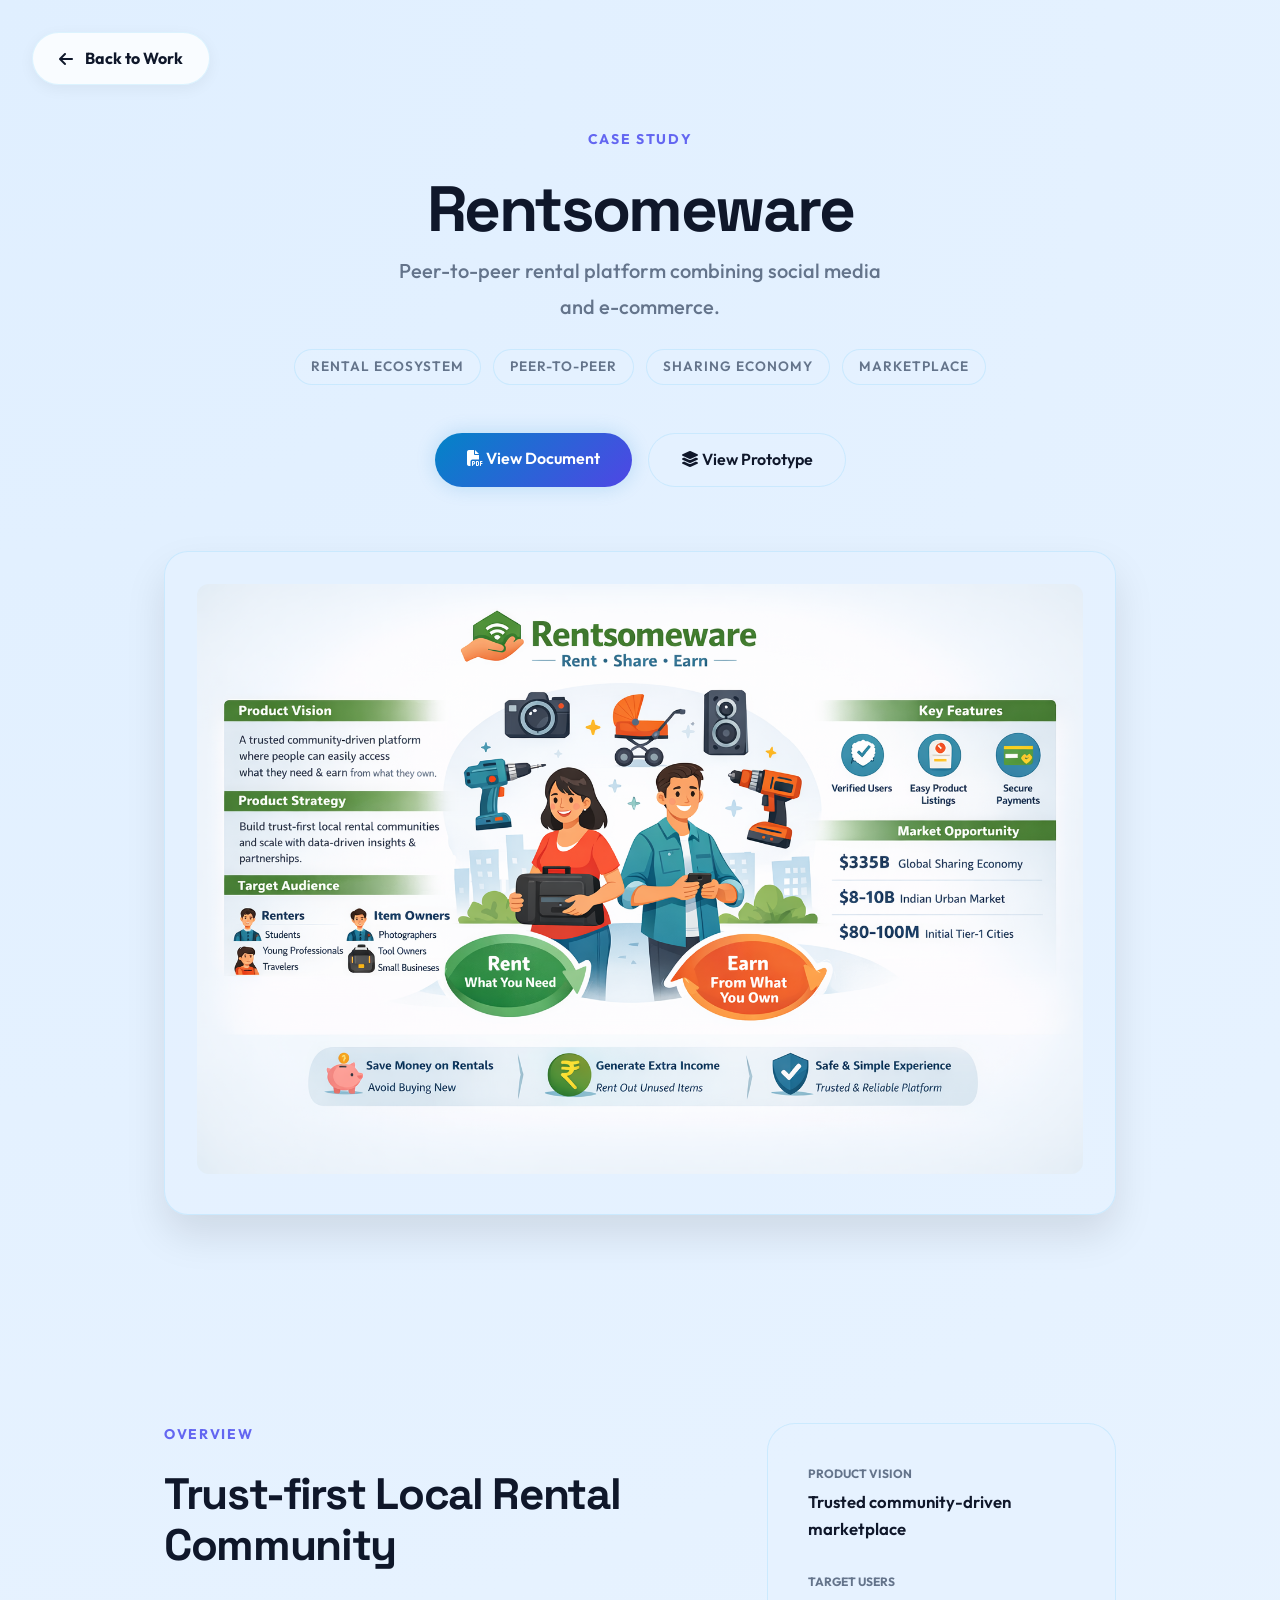
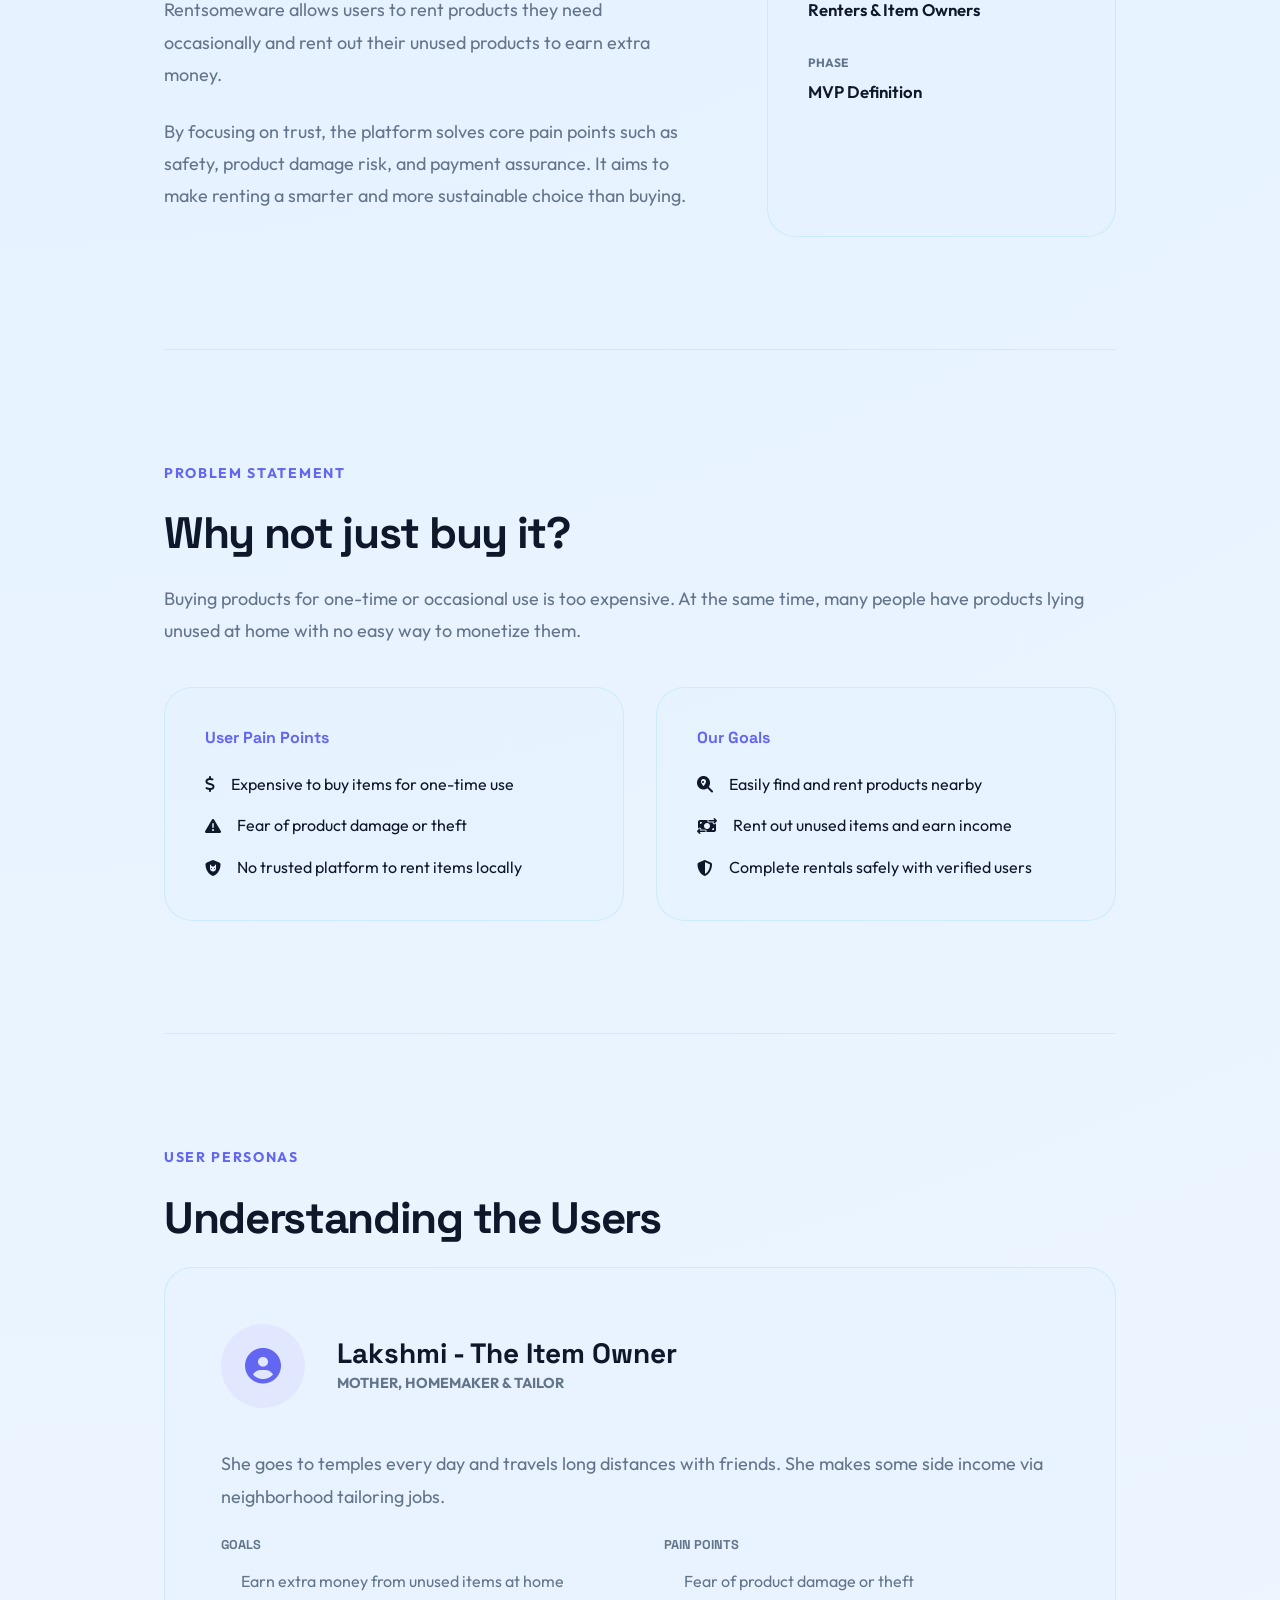
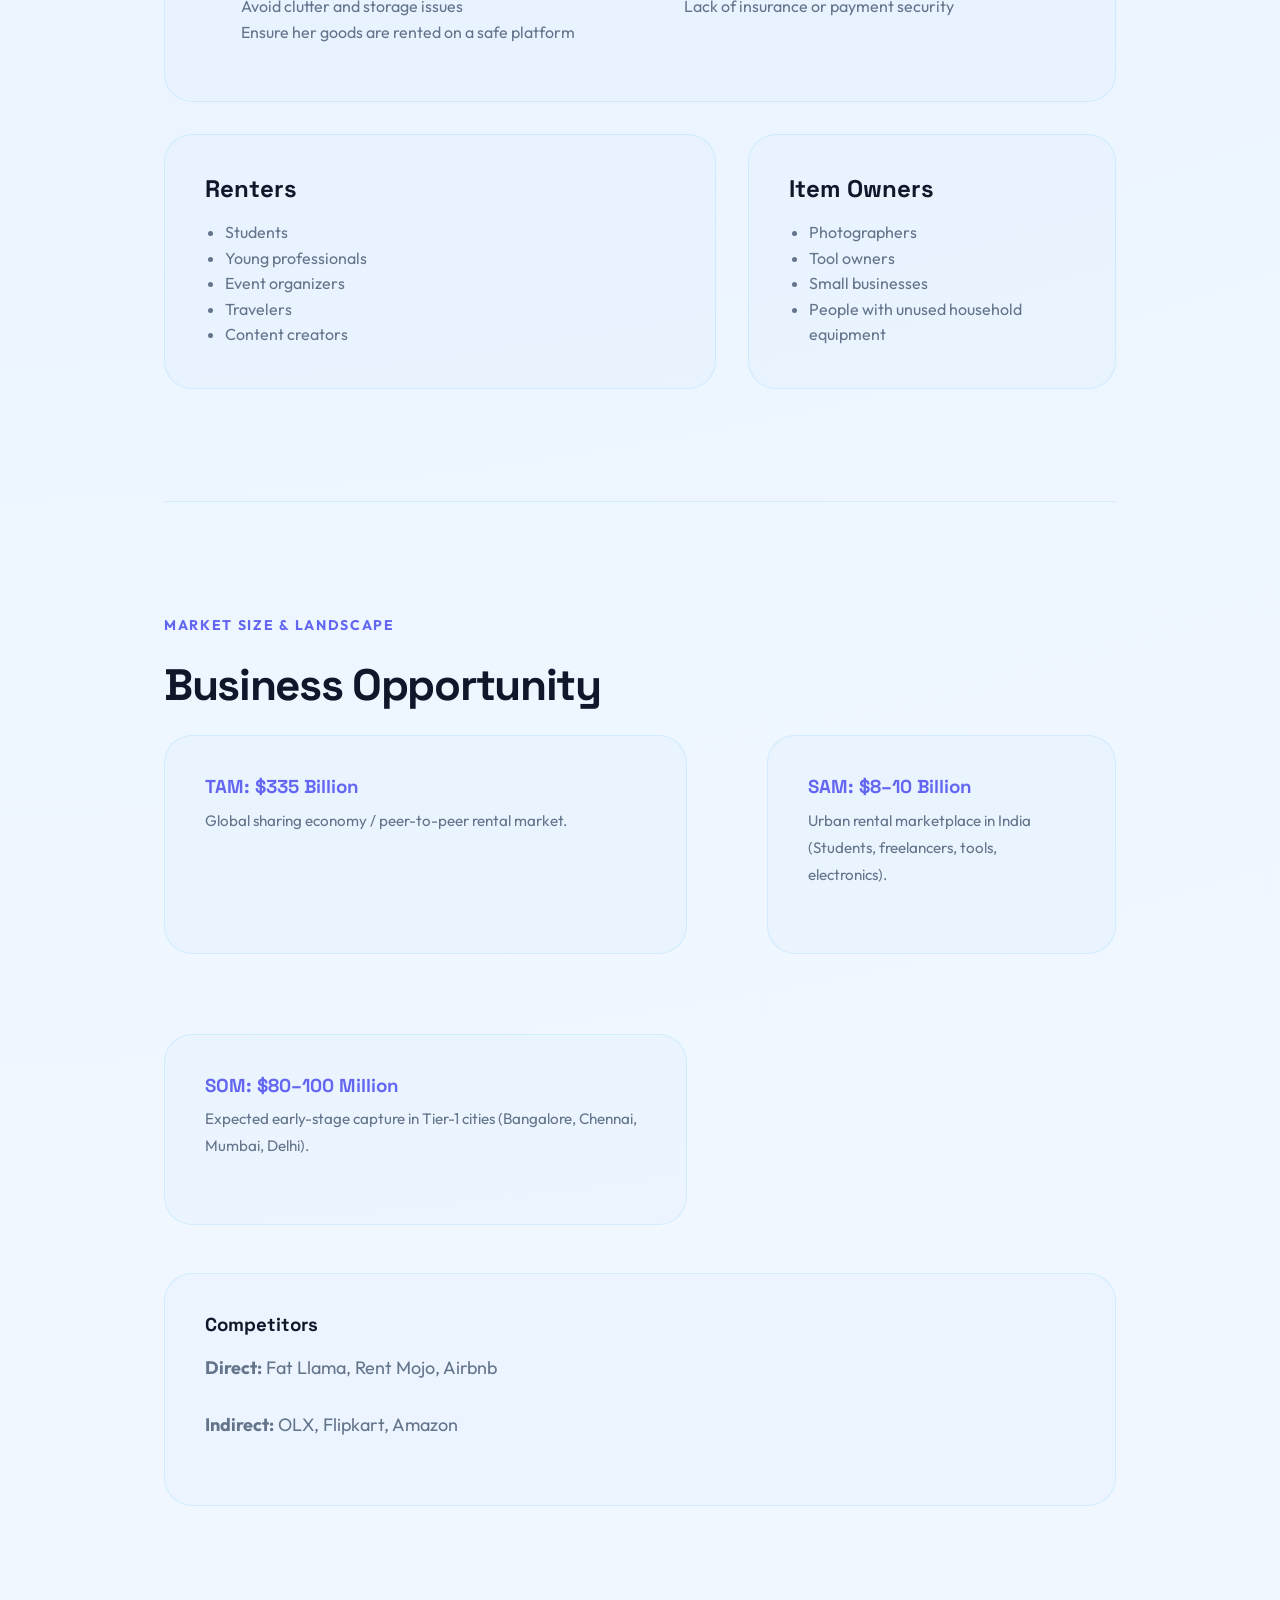
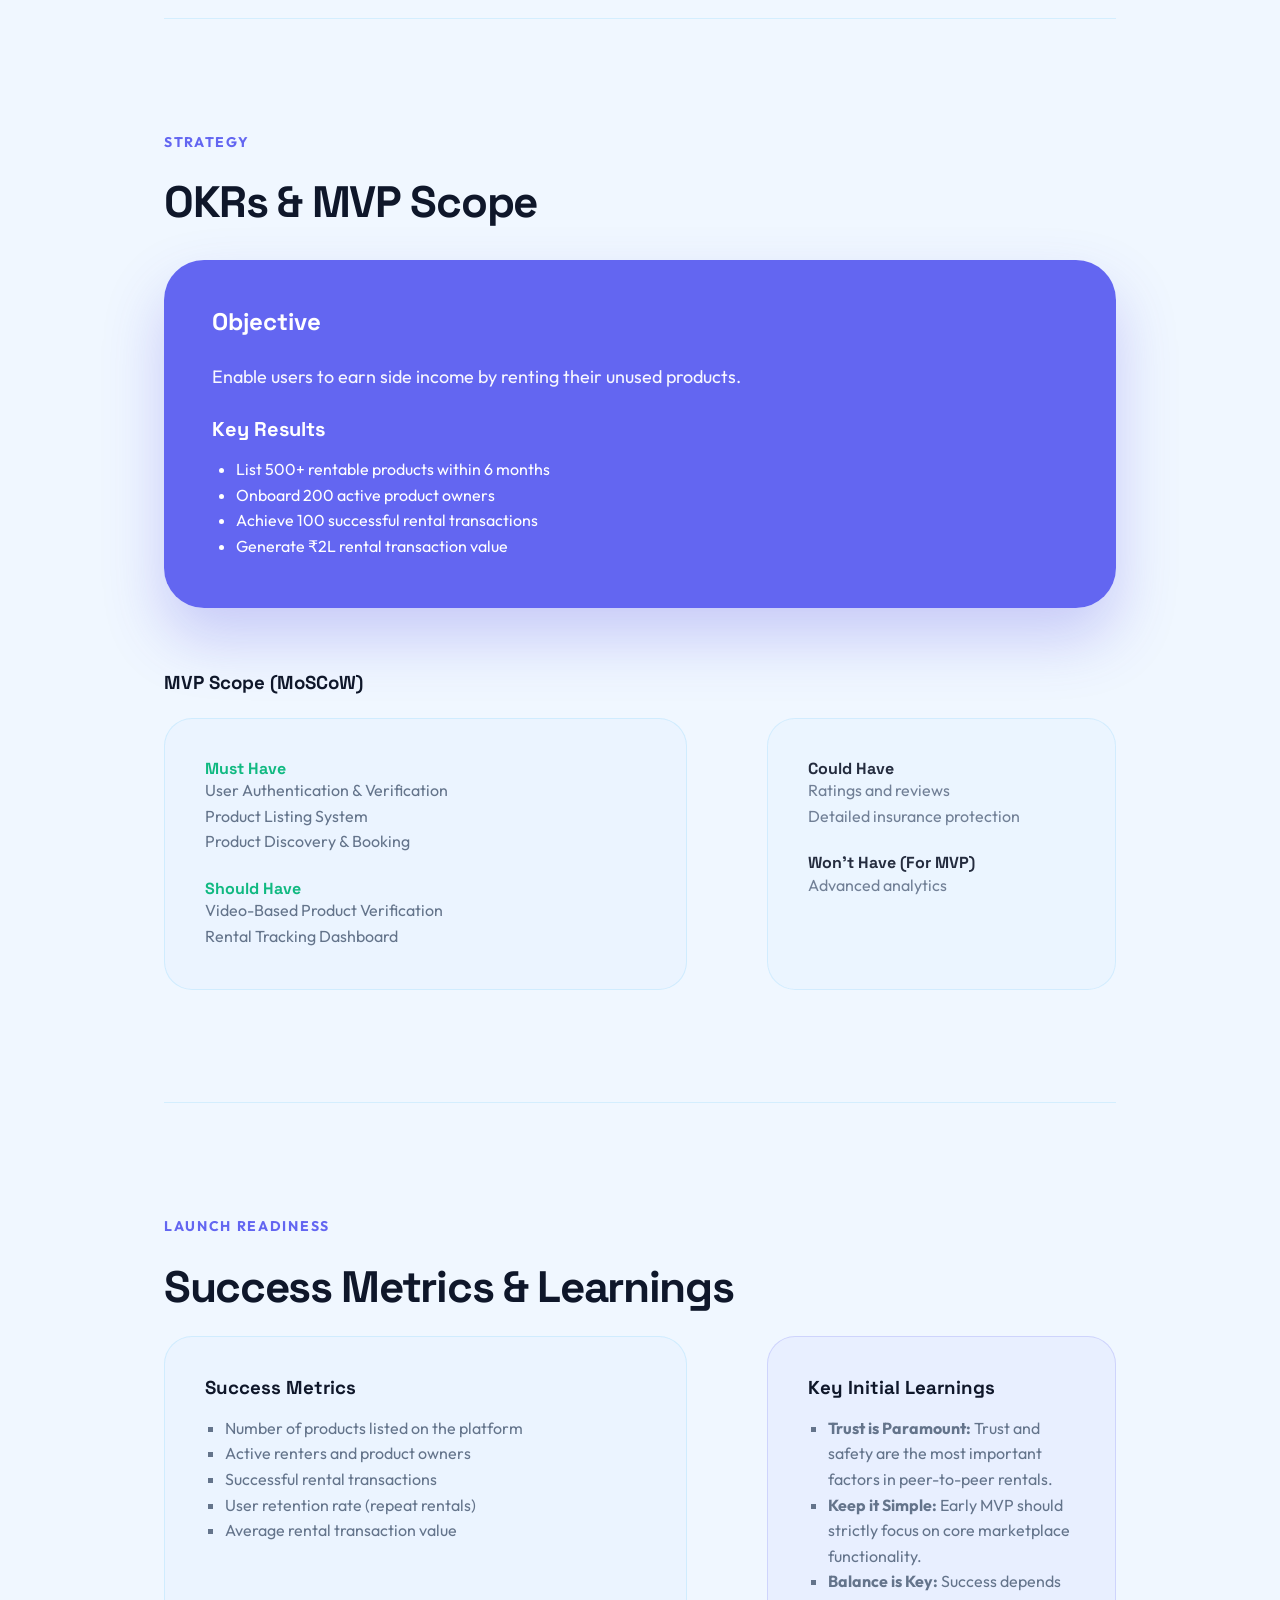
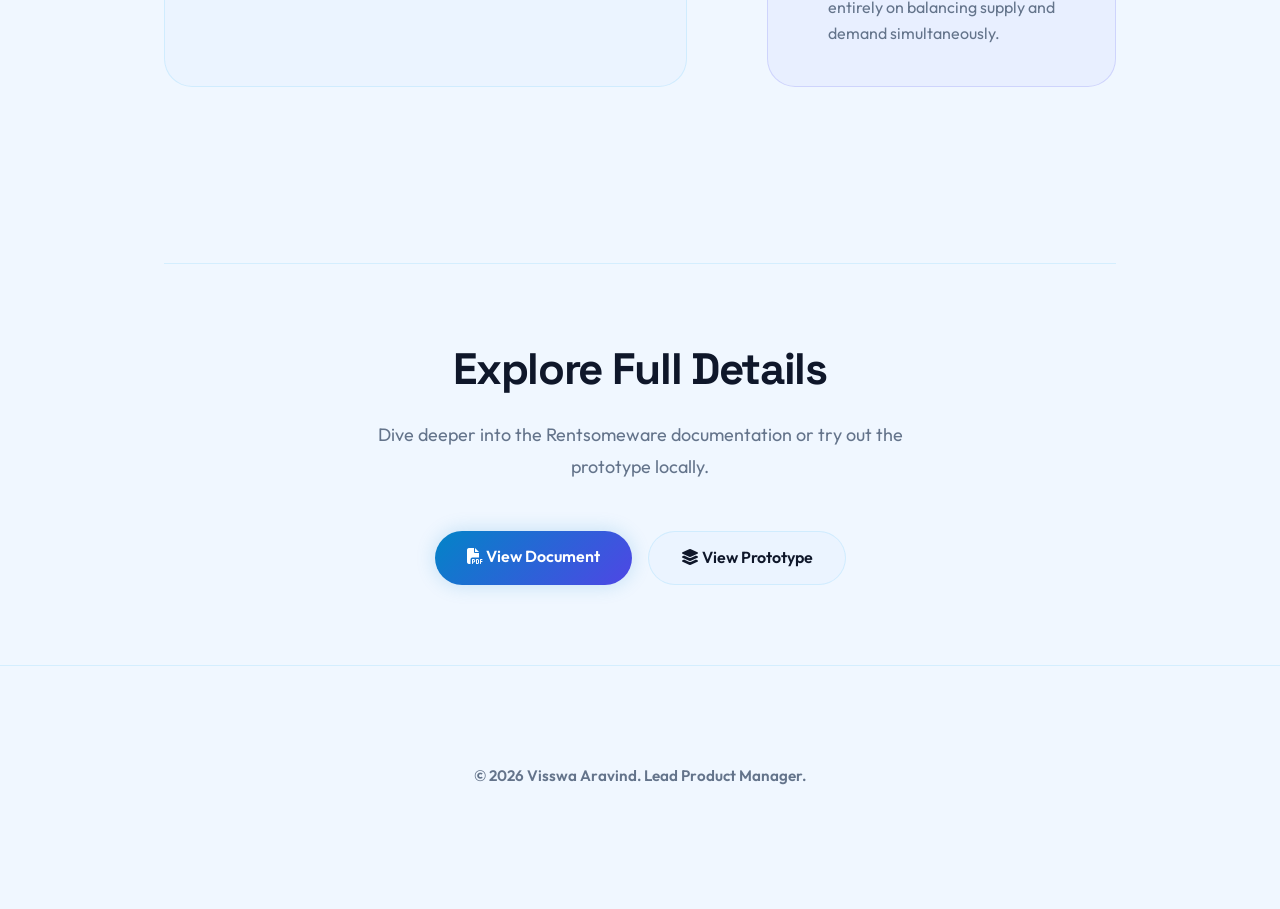
<file: projects/rentsomeware.html>
<!DOCTYPE html>
<html lang="en">

<head>
    <meta charset="UTF-8">
    <meta name="viewport" content="width=device-width, initial-scale=1.0">
    <title>Rentsomeware | Case Study</title>
    <meta name="description" content="Case study on building a peer-to-peer rental platform combining elements of social media and e-commerce.">

    <!-- Fonts -->
    <link rel="preconnect" href="https://fonts.googleapis.com">
    <link rel="preconnect" href="https://fonts.gstatic.com" crossorigin>
    <link
        href="https://fonts.googleapis.com/css2?family=Outfit:wght@300;400;500;600;700&family=Space+Grotesk:wght@300;400;500;600;700&display=swap"
        rel="stylesheet">

    <!-- Styles -->
    <link rel="stylesheet" href="../styles/style.css">

    <!-- Icons -->
    <link rel="stylesheet" href="https://cdnjs.cloudflare.com/ajax/libs/font-awesome/6.4.0/css/all.min.css">

    <style>
        /* Shared UI Variables for Theme Adaptability */
        :root {
            /* Light Theme Variables */
            --bg-color-light: #f8fafc;
            --text-primary-light: #0f172a;
            --text-secondary-light: #475569;
            --surface-color-light: #ffffff;
            --surface-border-light: #e2e8f0;
            --brand-primary: #6366f1;
            --brand-secondary: #10b981;
            --card-bg-light: #ffffff;
            --nav-bg-light: rgba(255, 255, 255, 0.8);
            
            /* Shared across themes */
            --spacing-sm: 0.5rem;
            --spacing-md: 1rem;
            --spacing-lg: 2rem;
            --spacing-xl: 4rem;
        }

        /* Defaults mapping to theme */
        :root {
            --bg-color: var(--bg-color-light);
            --text-primary: var(--text-primary-light);
            --text-secondary: var(--text-secondary-light);
            --surface-color: var(--surface-color-light);
            --surface-border: var(--surface-border-light);
            --card-bg: var(--card-bg-light);
            --nav-bg: var(--nav-bg-light);
        }

        .dark-theme {
            --bg-color: #0f172a;
            --text-primary: #f8fafc;
            --text-secondary: #94a3b8;
            --surface-color: rgba(30, 41, 59, 0.4);
            --surface-border: rgba(255, 255, 255, 0.1);
            --card-bg: rgba(30, 41, 59, 0.4);
            --nav-bg: rgba(15, 23, 42, 0.8);
        }

        body {
            background-color: var(--bg-color);
            color: var(--text-primary);
            font-family: 'Outfit', sans-serif;
            scroll-behavior: smooth;
            transition: background-color 0.4s ease, color 0.4s ease;
        }

        .case-study-container {
            max-width: 1000px;
            margin: 0 auto;
            padding: 0 1.5rem;
        }

        /* Hero Styling */
        .hero {
            padding: 8rem 0 4rem;
            text-align: center;
            display: flex;
            flex-direction: column;
            align-items: center;
        }

        .hero-title {
            font-size: clamp(2.5rem, 5vw, 4rem);
            font-weight: 800;
            letter-spacing: -0.04em;
            margin-bottom: 0.5rem;
            line-height: 1.1;
        }

        .hero-subtitle {
            font-size: 1.25rem;
            color: var(--text-secondary);
            margin-bottom: 1.5rem;
            font-weight: 500;
        }

        .hero-tags {
            display: flex;
            gap: 0.75rem;
            margin-bottom: 3rem;
            flex-wrap: wrap;
            justify-content: center;
        }

        .tag {
            padding: 0.4rem 1rem;
            background: var(--surface-color);
            border: 1px solid var(--surface-border);
            border-radius: 100px;
            font-size: 0.85rem;
            font-weight: 600;
            color: var(--text-secondary);
        }

        /* Sections Styling */
        section {
            padding: 7rem 0;
            border-bottom: 1px solid var(--surface-border);
        }

        section:last-of-type {
            border-bottom: none;
        }

        .section-heading {
            font-size: 0.875rem;
            font-weight: 700;
            text-transform: uppercase;
            letter-spacing: 0.12em;
            color: var(--brand-primary);
            margin-bottom: 1.5rem;
            display: block;
        }

        .grid-2 {
            display: grid;
            grid-template-columns: 1.5fr 1fr;
            gap: 5rem;
        }

        @media (max-width: 768px) {
            .grid-2 {
                grid-template-columns: 1fr;
                gap: 2.5rem;
            }
            .hero-actions {
                flex-direction: column;
                width: 100%;
                gap: 1rem;
            }
            .hero-actions .btn-large {
                width: 100%;
                justify-content: center;
                box-sizing: border-box;
            }
            div[style*="grid-template-columns: 1fr 1fr"] {
                grid-template-columns: 1fr !important;
                gap: 1.5rem !important;
            }
            .card[style*="display: flex"] {
                flex-direction: column !important;
                text-align: center;
                align-items: center !important;
                gap: 1.5rem !important;
                padding: 1.5rem !important;
            }
            .persona-grid {
                grid-template-columns: 1fr !important;
            }
            section {
                padding: 4rem 0 !important;
            }
            .hero {
                padding: 6rem 0 2rem !important;
            }
            .decision-highlight {
                padding: 2rem !important;
            }
            .back-nav {
                top: 1rem;
                left: 1rem;
                padding: 0.5rem 1rem;
            }
            .hero-title {
                font-size: 2.2rem !important;
            }
        }

        .card {
            background: var(--surface-color);
            border: 1px solid var(--surface-border);
            border-radius: 28px;
            padding: 2.5rem;
            height: 100%;
            transition: all 0.4s cubic-bezier(0.16, 1, 0.3, 1);
        }

        .card:hover {
            border-color: var(--brand-primary);
            box-shadow: 0 25px 50px -12px rgba(0, 0, 0, 0.05);
            transform: translateY(-5px);
        }

        .info-item {
            margin-bottom: 1.8rem;
        }

        .info-item:last-child {
            margin-bottom: 0;
        }

        .info-label {
            font-size: 0.75rem;
            font-weight: 700;
            text-transform: uppercase;
            color: var(--text-secondary);
            margin-bottom: 0.4rem;
            display: block;
        }

        .info-value {
            font-size: 1.05rem;
            font-weight: 600;
        }

        h2 {
            font-size: clamp(2rem, 4vw, 2.75rem);
            font-weight: 700;
            letter-spacing: -0.03em;
            margin-bottom: 1.5rem;
            line-height: 1.15;
        }

        p {
            font-size: 1.125rem;
            line-height: 1.8;
            color: var(--text-secondary);
            margin-bottom: 1.5rem;
        }

        .decision-highlight {
            background: linear-gradient(135deg, var(--brand-primary), #6366F1);
            color: white;
            padding: 5rem;
            border-radius: 40px;
            margin: 4rem 0;
            box-shadow: 0 30px 60px rgba(79, 70, 229, 0.25);
        }

        .decision-highlight h3 {
            color: white;
            font-size: 2.25rem;
            margin-bottom: 1.5rem;
        }

        .decision-highlight p {
            color: rgba(255, 255, 255, 0.95);
            margin-bottom: 0;
        }

        .back-nav {
            position: fixed;
            top: 2rem;
            left: 2rem;
            z-index: 100;
            background: var(--nav-bg);
            backdrop-filter: blur(20px);
            border: 1px solid var(--surface-border);
            padding: 0.8rem 1.6rem;
            border-radius: 100px;
            display: flex;
            align-items: center;
            gap: 0.8rem;
            font-weight: 700;
            box-shadow: 0 4px 15px rgba(0, 0, 0, 0.05);
            transition: all 0.4s cubic-bezier(0.16, 1, 0.3, 1);
            color: var(--text-primary);
            text-decoration: none;
        }

        .back-nav:hover {
            transform: translateX(-8px);
            background: #fff;
            color: #0f172a;
            box-shadow: 0 10px 25px rgba(0, 0, 0, 0.1);
        }

        [data-scroll] {
            opacity: 0;
            transform: translateY(60px);
            transition: all 1.2s cubic-bezier(0.16, 1, 0.3, 1);
        }

        [data-scroll].visible {
            opacity: 1;
            transform: translateY(0);
        }
    </style>
</head>

<body class="light-theme">
    <script>
        const savedTheme = localStorage.getItem('theme');
        if (savedTheme === 'dark') {
            document.body.classList.remove('light-theme');
            document.body.classList.add('dark-theme');
        } else {
            document.body.classList.add('light-theme');
            document.body.classList.remove('dark-theme');
        }
    </script>
    <a href="../index.html#work" class="back-nav">
        <i class="fa-solid fa-arrow-left"></i> Back to Work
    </a>

    <div class="case-study-container">
        <!-- Hero Section -->
        <header class="hero">
            <span class="section-heading">Case Study</span>
            <h1 class="hero-title">Rentsomeware</h1>
            <p class="hero-subtitle">Peer-to-peer rental platform combining social media and e-commerce.</p>

            <div class="hero-tags">
                <span class="tag">Rental Ecosystem</span>
                <span class="tag">Peer-to-Peer</span>
                <span class="tag">Sharing Economy</span>
                <span class="tag">Marketplace</span>
            </div>

            <div class="hero-actions" style="display: flex; gap: 1rem; justify-content: center; margin-bottom: 2rem; flex-wrap: wrap;">
                <a href="https://www.canva.com/design/DAHDAMtwnKE/kd2lu6bLxPOeD4B_LDAmNw/view?utm_content=DAHDAMtwnKE&utm_campaign=designshare&utm_medium=link2&utm_source=uniquelinks&utlId=h518c8b8d12" target="_blank" class="btn btn-primary" style="margin: 0;">
                    <i class="fa-solid fa-file-pdf"></i> View Document
                </a>
                <a href="https://stitch.withgoogle.com/preview/15260428886624526299?node-id=c5f2e89de5764d448cbf767be47cc498" target="_blank" class="btn btn-outline" style="margin: 0; background: var(--surface-color); border: 1px solid var(--surface-border); border-radius: 50px;">
                    <i class="fa-solid fa-layer-group"></i> View Prototype
                </a>
            </div>

            <div class="hero-visual" style="max-width: 1000px; width: 100%; margin: 2rem auto; padding: 2rem; background: var(--surface-color); border: 1px solid var(--surface-border); border-radius: 24px; box-shadow: 0 20px 40px rgba(0,0,0,0.1); height: auto !important; overflow: hidden; display: block !important;">
                <img src="../assets/featureGraphic/rentsomeware.png" alt="Rentsomeware App Preview" style="width: 100%; height: auto; border-radius: 12px; object-fit: contain;">
            </div>
        </header>

        <!-- Project Overview -->
        <section id="overview" data-scroll>
            <div class="grid-2">
                <div class="overview-text">
                    <span class="section-heading">Overview</span>
                    <h2>Trust-first Local Rental Community</h2>
                    <p>
                        Rentsomeware allows users to rent products they need occasionally and rent out their unused products to earn extra money.
                    </p>
                    <p>
                        By focusing on trust, the platform solves core pain points such as safety, product damage risk, and payment assurance. It aims to make renting a smarter and more sustainable choice than buying.
                    </p>
                </div>
                <div class="overview-info">
                    <div class="card">
                        <div class="info-item">
                            <span class="info-label">Product Vision</span>
                            <span class="info-value">Trusted community-driven marketplace</span>
                        </div>
                        <div class="info-item">
                            <span class="info-label">Target Users</span>
                            <span class="info-value">Renters & Item Owners</span>
                        </div>
                        <div class="info-item">
                            <span class="info-label">Phase</span>
                            <span class="info-value">MVP Definition</span>
                        </div>
                    </div>
                </div>
            </div>
        </section>

        <!-- Problem Statement -->
        <section id="problem" data-scroll>
            <span class="section-heading">Problem Statement</span>
            <h2>Why not just buy it?</h2>
            <p>Buying products for one-time or occasional use is too expensive. At the same time, many people have products lying unused at home with no easy way to monetize them.</p>

            <div style="display: grid; grid-template-columns: repeat(auto-fit, minmax(300px, 1fr)); gap: 2rem; margin-top: 2.5rem;">
                <div class="card">
                    <h4 style="margin-bottom: 1.5rem; font-weight: 700; color: var(--brand-primary);">User Pain Points</h4>
                    <ul style="list-style: none; padding: 0;">
                        <li style="margin-bottom: 1rem; display: flex; gap: 1rem;">
                            <i class="fa-solid fa-dollar-sign" style="margin-top: 0.3rem;"></i>
                            <span>Expensive to buy items for one-time use</span>
                        </li>
                        <li style="margin-bottom: 1rem; display: flex; gap: 1rem;">
                            <i class="fa-solid fa-triangle-exclamation" style="margin-top: 0.3rem;"></i>
                            <span>Fear of product damage or theft</span>
                        </li>
                        <li style="display: flex; gap: 1rem;">
                            <i class="fa-solid fa-shield-cat" style="margin-top: 0.3rem;"></i>
                            <span>No trusted platform to rent items locally</span>
                        </li>
                    </ul>
                </div>
                <div class="card">
                    <h4 style="margin-bottom: 1.5rem; font-weight: 700; color: var(--brand-primary);">Our Goals</h4>
                    <ul style="list-style: none; padding: 0;">
                        <li style="margin-bottom: 1rem; display: flex; gap: 1rem;">
                            <i class="fa-solid fa-magnifying-glass-location" style="margin-top: 0.3rem;"></i>
                            <span>Easily find and rent products nearby</span>
                        </li>
                        <li style="margin-bottom: 1rem; display: flex; gap: 1rem;">
                            <i class="fa-solid fa-money-bill-transfer" style="margin-top: 0.3rem;"></i>
                            <span>Rent out unused items and earn income</span>
                        </li>
                        <li style="display: flex; gap: 1rem;">
                            <i class="fa-solid fa-shield-halved" style="margin-top: 0.3rem;"></i>
                            <span>Complete rentals safely with verified users</span>
                        </li>
                    </ul>
                </div>
            </div>
        </section>

        <!-- User Personas -->
        <section id="personas" data-scroll>
            <span class="section-heading">User Personas</span>
            <h2>Understanding the Users</h2>
            <div class="card" style="padding: 3.5rem; margin-bottom: 2rem;">
                <div style="display: flex; align-items: center; gap: 2rem; margin-bottom: 2.5rem;">
                    <div style="width: 84px; height: 84px; background: #e0e7ff; color: var(--brand-primary); border-radius: 50%; display: flex; align-items: center; justify-content: center; font-size: 2.25rem;">
                        <i class="fa-solid fa-user-circle"></i>
                    </div>
                    <div>
                        <h3 style="margin: 0; font-size: 1.75rem;">Lakshmi - The Item Owner</h3>
                        <span style="font-size: 0.9rem; font-weight: 700; color: var(--text-secondary); text-transform: uppercase;">Mother, Homemaker & Tailor</span>
                    </div>
                </div>
                <p style="margin-bottom: 1.5rem;">She goes to temples every day and travels long distances with friends. She makes some side income via neighborhood tailoring jobs.</p>
                <div style="display: grid; grid-template-columns: 1fr 1fr; gap: 3rem;">
                    <div>
                        <h4 style="font-size: 0.8rem; text-transform: uppercase; color: var(--text-secondary); margin-bottom: 1rem; font-weight: 800;">Goals</h4>
                        <ul style="padding-left: 1.25rem; color: var(--text-secondary);">
                            <li>Earn extra money from unused items at home</li>
                            <li>Avoid clutter and storage issues</li>
                            <li>Ensure her goods are rented on a safe platform</li>
                        </ul>
                    </div>
                    <div>
                        <h4 style="font-size: 0.8rem; text-transform: uppercase; color: var(--text-secondary); margin-bottom: 1rem; font-weight: 800;">Pain Points</h4>
                        <ul style="padding-left: 1.25rem; color: var(--text-secondary);">
                            <li>Fear of product damage or theft</li>
                            <li>Lack of insurance or payment security</li>
                        </ul>
                    </div>
                </div>
            </div>
            
            <div class="grid-2" style="gap: 2rem;">
                <div class="card">
                    <h3 style="font-size: 1.5rem; margin-bottom: 1rem;">Renters</h3>
                    <ul style="list-style: disc; padding-left: 1.25rem; color: var(--text-secondary);">
                        <li>Students</li>
                        <li>Young professionals</li>
                        <li>Event organizers</li>
                        <li>Travelers</li>
                        <li>Content creators</li>
                    </ul>
                </div>
                <div class="card">
                    <h3 style="font-size: 1.5rem; margin-bottom: 1rem;">Item Owners</h3>
                    <ul style="list-style: disc; padding-left: 1.25rem; color: var(--text-secondary);">
                        <li>Photographers</li>
                        <li>Tool owners</li>
                        <li>Small businesses</li>
                        <li>People with unused household equipment</li>
                    </ul>
                </div>
            </div>
        </section>

        <!-- Market Research -->
        <section id="market" data-scroll>
            <span class="section-heading">Market Size & Landscape</span>
            <h2>Business Opportunity</h2>
            
            <div class="grid-2" style="margin-bottom: 3rem;">
                <div class="card">
                    <h3 style="color: var(--brand-primary); margin-bottom: 0.5rem;">TAM: $335 Billion</h3>
                    <p style="font-size: 0.95rem;">Global sharing economy / peer-to-peer rental market.</p>
                </div>
                <div class="card">
                    <h3 style="color: var(--brand-primary); margin-bottom: 0.5rem;">SAM: $8–10 Billion</h3>
                    <p style="font-size: 0.95rem;">Urban rental marketplace in India (Students, freelancers, tools, electronics).</p>
                </div>
                <div class="card">
                    <h3 style="color: var(--brand-primary); margin-bottom: 0.5rem;">SOM: $80–100 Million</h3>
                    <p style="font-size: 0.95rem;">Expected early-stage capture in Tier-1 cities (Bangalore, Chennai, Mumbai, Delhi).</p>
                </div>
            </div>

            <div class="card">
                <h3 style="margin-bottom: 1rem;">Competitors</h3>
                <p><strong>Direct:</strong> Fat Llama, Rent Mojo, Airbnb</p>
                <p><strong>Indirect:</strong> OLX, Flipkart, Amazon</p>
            </div>
        </section>

        <!-- OKRs & Priorities -->
        <section id="okr" data-scroll>
            <span class="section-heading">Strategy</span>
            <h2>OKRs & MVP Scope</h2>
            
            <div class="decision-highlight" style="padding: 3rem; margin-top: 2rem;">
                <h3 style="font-size: 1.5rem;">Objective</h3>
                <p>Enable users to earn side income by renting their unused products.</p>
                <h3 style="font-size: 1.25rem; margin-top: 1.5rem; margin-bottom: 1rem;">Key Results</h3>
                <ul style="list-style: disc; padding-left: 1.5rem; color: white;">
                    <li>List 500+ rentable products within 6 months</li>
                    <li>Onboard 200 active product owners</li>
                    <li>Achieve 100 successful rental transactions</li>
                    <li>Generate ₹2L rental transaction value</li>
                </ul>
            </div>

            <h3 style="margin-top: 3rem; margin-bottom: 1.5rem;">MVP Scope (MoSCoW)</h3>
            <div class="grid-2">
                <div class="card">
                    <h4 style="color: var(--brand-secondary);">Must Have</h4>
                    <ul style="list-style: none; padding: 0; color: var(--text-secondary); margin-bottom: 1.5rem;">
                        <li>User Authentication & Verification</li>
                        <li>Product Listing System</li>
                        <li>Product Discovery & Booking</li>
                    </ul>
                    <h4 style="color: var(--brand-secondary);">Should Have</h4>
                    <ul style="list-style: none; padding: 0; color: var(--text-secondary);">
                        <li>Video-Based Product Verification</li>
                        <li>Rental Tracking Dashboard</li>
                    </ul>
                </div>
                <div class="card" style="opacity: 0.9;">
                    <h4>Could Have</h4>
                    <ul style="list-style: none; padding: 0; color: var(--text-secondary); margin-bottom: 1.5rem;">
                        <li>Ratings and reviews</li>
                        <li>Detailed insurance protection</li>
                    </ul>
                    <h4>Won't Have (For MVP)</h4>
                    <ul style="list-style: none; padding: 0; color: var(--text-secondary);">
                        <li>Advanced analytics</li>
                    </ul>
                </div>
            </div>
        </section>

        <!-- Learnings & Metrics -->
        <section id="execution" data-scroll>
            <span class="section-heading">Launch Readiness</span>
            <h2>Success Metrics & Learnings</h2>
            
            <div class="grid-2">
                <div class="card">
                    <h3 style="margin-bottom: 1rem;">Success Metrics</h3>
                    <ul style="list-style: square; padding-left: 1.25rem; color: var(--text-secondary);">
                        <li>Number of products listed on the platform</li>
                        <li>Active renters and product owners</li>
                        <li>Successful rental transactions</li>
                        <li>User retention rate (repeat rentals)</li>
                        <li>Average rental transaction value</li>
                    </ul>
                </div>
                <div class="card" style="background: rgba(99, 102, 241, 0.05); border-color: rgba(99, 102, 241, 0.2);">
                    <h3 style="margin-bottom: 1rem;">Key Initial Learnings</h3>
                    <ul style="list-style: square; padding-left: 1.25rem; color: var(--text-secondary);">
                        <li><strong>Trust is Paramount:</strong> Trust and safety are the most important factors in peer-to-peer rentals.</li>
                        <li><strong>Keep it Simple:</strong> Early MVP should strictly focus on core marketplace functionality.</li>
                        <li><strong>Balance is Key:</strong> Success depends entirely on balancing supply and demand simultaneously.</li>
                    </ul>
                </div>
            </div>
        </section>

        <!-- Footer CTA -->
        <div class="footer-cta" data-scroll style="padding: 5rem 0; text-align: center; border-top: 1px solid var(--surface-border); margin-top: 4rem;">
            <h2 style="margin-bottom: 1.5rem;">Explore Full Details</h2>
            <p style="margin-bottom: 3rem; color: var(--text-secondary); max-width: 600px; margin-left: auto; margin-right: auto;">
                Dive deeper into the Rentsomeware documentation or try out the prototype locally.</p>

            <div class="hero-actions" style="display: flex; gap: 1rem; justify-content: center; flex-wrap: wrap;">
                <a href="https://www.canva.com/design/DAHDAMtwnKE/kd2lu6bLxPOeD4B_LDAmNw/view?utm_content=DAHDAMtwnKE&utm_campaign=designshare&utm_medium=link2&utm_source=uniquelinks&utlId=h518c8b8d12" target="_blank" class="btn btn-primary" style="margin: 0;">
                    <i class="fa-solid fa-file-pdf"></i> View Document
                </a>
                <a href="https://stitch.withgoogle.com/preview/15260428886624526299?node-id=c5f2e89de5764d448cbf767be47cc498" target="_blank" class="btn btn-outline" style="margin: 0; background: var(--surface-color); border: 1px solid var(--surface-border); border-radius: 50px;">
                    <i class="fa-solid fa-layer-group"></i> View Prototype
                </a>
            </div>
        </div>

    </div>

    <footer style="padding: 6rem 0; text-align: center; border-top: 1px solid var(--surface-border);">
        <p style="font-size: 0.95rem; font-weight: 600; color: var(--text-secondary);">&copy; 2026 Visswa Aravind. Lead Product Manager.</p>
    </footer>

    <script src="../scripts/main.js"></script>
    <script>
        document.addEventListener('DOMContentLoaded', () => {
            const observer = new IntersectionObserver((entries) => {
                entries.forEach(entry => {
                    if (entry.isIntersecting) {
                        entry.target.classList.add('visible');
                    }
                });
            }, { threshold: 0.1 });

            document.querySelectorAll('[data-scroll]').forEach(el => observer.observe(el));
        });
    </script>
</body>

</html>
</file>
<file: styles/style.css>
/* =========================================
   1. CSS Variables & Theme Setup
   ========================================= */
:root {
    /* Fonts */
    --font-heading: 'Space Grotesk', sans-serif;
    --font-body: 'Outfit', sans-serif;

    /* Spacing */
    --spacing-xs: 0.5rem;
    --spacing-sm: 1rem;
    --spacing-md: 2rem;
    --spacing-lg: 4rem;
    --spacing-xl: 8rem;

    /* Transitions */
    --transition-fast: 0.2s ease;
    --transition-medium: 0.4s cubic-bezier(0.25, 0.46, 0.45, 0.94);
    --transition-bounce: 0.5s cubic-bezier(0.175, 0.885, 0.32, 1.275);
}

.dark-theme {
    --bg-color: #0f172a;
    --bg-gradient: radial-gradient(circle at top left, #1e293b, #0f172a 60%);
    --surface-color: rgba(30, 41, 59, 0.4);
    --surface-border: rgba(255, 255, 255, 0.1);
    --text-primary: #f8fafc;
    --text-secondary: #94a3b8;
    --accent-primary: #38bdf8;
    --accent-secondary: #818cf8;
    --accent-gradient: linear-gradient(135deg, #38bdf8, #818cf8);
    --shadow-soft: 0 10px 30px -10px rgba(0, 0, 0, 0.5);
    --shadow-glow: 0 0 20px rgba(56, 189, 248, 0.3);
    --blob-1: #38bdf8;
    --blob-2: #818cf8;
    --blob-3: #c084fc;
}

.light-theme {
    --bg-color: #f0f7ff;
    --bg-gradient: radial-gradient(circle at top left, #e0efff, #f0f7ff 60%);
    --surface-color: rgba(230, 242, 255, 0.5);
    --surface-border: rgba(56, 189, 248, 0.15);
    --text-primary: #0f172a;
    --text-secondary: #64748b;
    --accent-primary: #0284c7;
    --accent-secondary: #4f46e5;
    --accent-gradient: linear-gradient(135deg, #0284c7, #4f46e5);
    --shadow-soft: 0 10px 30px -10px rgba(56, 189, 248, 0.1);
    --shadow-glow: 0 0 20px rgba(2, 132, 199, 0.2);
    --blob-1: #bae6fd;
    --blob-2: #c7d2fe;
    --blob-3: #e9d5ff;
}

/* =========================================
   2. Reset & Base Styles
   ========================================= */
*,
*::before,
*::after {
    box-sizing: border-box;
    margin: 0;
    padding: 0;
}

html {
    scroll-behavior: smooth;
}

body {
    font-family: var(--font-body);
    background-color: var(--bg-color);
    background-image: var(--bg-gradient);
    color: var(--text-primary);
    line-height: 1.6;
    overflow-x: hidden;
    transition: background-color var(--transition-medium), color var(--transition-medium);
}

#page-content {
    opacity: 0;
    animation: pageReveal 1.2s cubic-bezier(0.22, 1, 0.36, 1) forwards;
}



@keyframes pageReveal {
    from {
        opacity: 0;
        filter: blur(15px);
        transform: translateY(20px);
    }

    to {
        opacity: 1;
        filter: none;
        transform: none;
    }
}

a {
    text-decoration: none;
    color: inherit;
    transition: var(--transition-fast);
}

ul {
    list-style: none;
}

h1,
h2,
h3,
h4,
h5,
h6 {
    font-family: var(--font-heading);
    font-weight: 700;
    line-height: 1.2;
}

.container {
    width: 90%;
    max-width: 1200px;
    margin: 0 auto;
    padding: 0 var(--spacing-sm);
}

/* =========================================
   3. Background Animations (Anti-Gravity)
   ========================================= */
.background-container {
    position: fixed;
    top: 0;
    left: 0;
    width: 100vw;
    height: 100vh;
    z-index: -1;
    overflow: hidden;
}

.blob {
    position: absolute;
    border-radius: 50%;
    filter: blur(80px);
    opacity: 0.4;
    animation: drift 20s infinite alternate;
}

.blob-1 {
    width: 500px;
    height: 500px;
    background: var(--blob-1);
    top: -100px;
    left: -100px;
}

.blob-2 {
    width: 400px;
    height: 400px;
    background: var(--blob-2);
    bottom: 20%;
    right: -50px;
    animation-delay: -5s;
}

.blob-3 {
    width: 300px;
    height: 300px;
    background: var(--blob-3);
    top: 40%;
    left: 30%;
    animation-duration: 30s;
}

.grid-overlay {
    position: absolute;
    inset: 0;
    background-image:
        linear-gradient(var(--surface-border) 1px, transparent 1px),
        linear-gradient(90deg, var(--surface-border) 1px, transparent 1px);
    background-size: 50px 50px;
    opacity: 0.3;
    /* Subtle grid */
    mask-image: radial-gradient(circle at center, black 40%, transparent 80%);
}

.role-badge {
    display: inline-flex;
    align-items: center;
    gap: 0.5rem;
    padding: 0.4rem 0.8rem;
    background: rgba(56, 189, 248, 0.1);
    border-radius: 8px;
    font-size: 0.8rem;
    color: var(--accent-primary);
    font-weight: 600;
    margin: 0.5rem 0 1rem;
    border: 1px solid rgba(56, 189, 248, 0.2);
}

.role-badge i {
    font-size: 0.9rem;
}

@keyframes drift {
    0% {
        transform: translate(0, 0);
    }

    100% {
        transform: translate(50px, 50px);
    }
}

/* =========================================
   4. Dashboard Header (Natural Flow)
   ========================================= */
/* =========================================
   4. Floating Pill Navigation (New)
   ========================================= */
.pill-nav-container {
    position: fixed;
    top: 1.5rem;
    left: 50%;
    transform: translateX(-50%);
    z-index: 9999;
    /* Boosted for reliability */
    width: fit-content;
    animation: fadeInDown 0.8s cubic-bezier(0.22, 1, 0.36, 1);
}

.pill-nav {
    display: flex;
    align-items: center;
    gap: 0.8rem;
    padding: 0.6rem 1rem;
    background: var(--surface-color);
    backdrop-filter: blur(20px);
    -webkit-backdrop-filter: blur(20px);
    border: 1px solid var(--surface-border);
    border-radius: 100px;
    box-shadow:
        0 10px 40px rgba(0, 0, 0, 0.1),
        inset 0 0 0 1px rgba(255, 255, 255, 0.1);
    transition: all 0.4s cubic-bezier(0.16, 1, 0.3, 1);
}

.light-theme .pill-nav {
    background: rgba(235, 245, 255, 0.85);
    border: 1px solid rgba(56, 189, 248, 0.2);
    box-shadow:
        0 15px 45px rgba(56, 189, 248, 0.12),
        inset 0 0 0 1px rgba(255, 255, 255, 0.4);
}

.pill-date-time {
    display: flex;
    flex-direction: column;
    padding-right: 1.2rem;
    margin-right: 0.4rem;
    border-right: 1px solid var(--surface-border);
}

.pill-date-time .time {
    font-size: 0.9rem;
    font-weight: 800;
    color: var(--text-primary);
    line-height: 1;
    letter-spacing: -0.02em;
}

.pill-date-time .date {
    font-size: 0.65rem;
    font-weight: 600;
    color: var(--text-secondary);
    opacity: 0.8;
    white-space: nowrap;
    margin-top: 2px;
}

.pill-links {
    display: flex;
    align-items: center;
    gap: 0.6rem;
}

.pill-link {
    width: 44px;
    height: 44px;
    display: flex;
    align-items: center;
    justify-content: center;
    border-radius: 50%;
    background: #0f172a;
    color: white;
    font-size: 1rem;
    transition: all 0.4s cubic-bezier(0.16, 1, 0.3, 1);
    border: 1px solid rgba(255, 255, 255, 0.1);
    cursor: pointer;
    position: relative;
    box-shadow: 0 4px 10px rgba(0, 0, 0, 0.2);
}

.pill-link span {
    display: none;
    /* Hide labels to fix overlap */
}

.light-theme .pill-link {
    background: #244b55;
    box-shadow: 0 4px 10px rgba(36, 75, 85, 0.2);
    border: 1px solid rgba(255, 255, 255, 0.2);
}

.pill-link:hover {
    transform: translateY(-4px) scale(1.1);
    box-shadow: 0 8px 20px rgba(0, 0, 0, 0.3);
    z-index: 10;
}

.pill-link.active {
    background: var(--accent-gradient);
    border-color: rgba(255, 255, 255, 0.5);
    box-shadow: 0 0 25px rgba(56, 189, 248, 0.5);
    transform: translateY(-2px) scale(1.05);
}

.theme-pill {
    background: rgba(255, 255, 255, 0.1);
    border: 1px solid rgba(255, 255, 255, 0.1);
    color: #ffd700;
    width: 44px;
    height: 44px;
    margin-left: 0.5rem;
    display: flex;
    align-items: center;
    justify-content: center;
    border-radius: 50%;
    cursor: pointer;
    transition: all 0.3s ease;
}

.light-theme .theme-pill {
    background: #f0f7ff;
    border-color: rgba(56, 189, 248, 0.3);
    color: #eab308;
    box-shadow: inset 0 0 12px rgba(56, 189, 248, 0.15);
}

.dark-theme .theme-pill {
    color: #38bdf8;
    background: rgba(255, 255, 255, 0.051);
}

@media (max-width: 600px) {
    .pill-nav-container {
        top: auto;
        bottom: 1.5rem;
        box-shadow: 0 -10px 40px rgba(0,0,0,0.1);
    }
    
    .pill-nav {
        gap: 0.4rem;
        padding: 0.4rem;
        flex-wrap: nowrap;
    }

    .pill-date-time {
        display: none;
    }
    
    .pill-link {
        width: 38px;
        height: 38px;
        font-size: 0.9rem;
    }
    
    .theme-pill {
        width: 38px;
        height: 38px;
        margin-left: 0.2rem;
    }
}

/* =========================================
   5. Glassmorphism & Utilities (Restored)
   ========================================= */
.glass-card {
    background: var(--surface-color);
    backdrop-filter: blur(16px);
    -webkit-backdrop-filter: blur(16px);
    border: 1px solid var(--surface-border);
    box-shadow: var(--shadow-soft);
    border-radius: 16px;
    padding: var(--spacing-md);
    transition: transform var(--transition-medium), box-shadow var(--transition-medium);
}

.btn {
    display: inline-block;
    padding: 0.8rem 2rem;
    border-radius: 50px;
    font-weight: 600;
    cursor: pointer;
    transition: all var(--transition-fast);
    text-align: center;
}

.btn-primary {
    background: var(--accent-gradient);
    color: white;
    box-shadow: var(--shadow-glow);
    border: none;
}

.btn-primary:hover {
    transform: translateY(-2px);
    box-shadow: 0 0 30px rgba(56, 189, 248, 0.5);
}

.btn-outline {
    background: transparent;
    border: 2px solid var(--accent-primary);
    color: var(--text-primary);
}

.btn-outline:hover {
    background: rgba(56, 189, 248, 0.1);
    transform: translateY(-2px);
}

.section-header {
    margin-bottom: var(--spacing-lg);
}

.section-title {
    font-size: 2.5rem;
    margin-bottom: var(--spacing-xs);
}

.section-desc {
    font-size: 1.2rem;
    color: var(--text-secondary);
}

.center-text {
    text-align: center;
}

/* =========================================
   7. Hero Section (Minimal)
   ========================================= */
.hero-section.center-aligned {
    text-align: center;
    display: flex;
    flex-direction: column;
    justify-content: center;
    align-items: center;
    min-height: 100vh;
    width: 100%;
    padding: 100px 20px 60px;
    background: radial-gradient(circle at center, rgba(56, 189, 248, 0.08), transparent);
    position: relative;
    overflow: hidden;
}

.hero-minimal {
    max-width: 1000px;
}

.hero-text-wrap {
    position: relative;
    display: inline-block;
}

.minimal-title {
    font-size: 5.5rem;
    font-weight: 800;
    line-height: 1.1;
    margin: 0;
    margin-bottom: 0.8rem;
    color: var(--text-primary);
    letter-spacing: -0.04em;
}

.minimal-title .hi-text {
    color: #1e3a45;
    /* Clean dark teal/slate */
}

.dark-theme .minimal-title .hi-text {
    color: #e2e8f0;
}

.minimal-title .a-text {
    color: #244b55;
}

.dark-theme .minimal-title .a-text {
    color: #94a3b8;
}

.minimal-title .pm-text {
    color: #1e293b;
}

.dark-theme .minimal-title .pm-text {
    color: #f8fafc;
}

.underline-pm {
    position: relative;
}

.underline-pm::after {
    content: '';
    position: absolute;
    left: 0;
    bottom: 5px;
    width: 100%;
    height: 8px;
    background: linear-gradient(90deg, #ff3c82, #ffb321, #00d2ff, #1affd5);
    border-radius: 10px;
    z-index: -1;
}

.star-icon {
    position: absolute;
    color: white;
    font-size: 1.8rem;
    filter: drop-shadow(0 0 8px rgba(255, 255, 255, 0.6));
    animation: twinkle 4s infinite ease-in-out;
    opacity: 0.9;
}

.star-top {
    top: -1rem;
    right: -2rem;
    animation-delay: 0.5s;
}

.star-mid {
    position: relative;
    display: inline-block;
    vertical-align: middle;
    margin-left: 0.5rem;
    font-size: 2.2rem;
    top: -10px;
}


@keyframes twinkle {

    0%,
    100% {
        transform: scale(1) rotate(0deg);
        opacity: 0.8;
    }

    50% {
        transform: scale(1.2) rotate(15deg);
        opacity: 1;
    }
}

.hero-scroll-indicator {
    position: absolute;
    bottom: 3rem;
    left: 50%;
    transform: translateX(-50%);
    width: 2px;
    height: 80px;
    background: rgba(255, 255, 255, 0.1);
}

.scroll-dot {
    position: absolute;
    top: 0;
    left: -4px;
    width: 10px;
    height: 10px;
    background: var(--accent-primary);
    border-radius: 50%;
    animation: scrollMove 2s infinite ease-in-out;
}

@keyframes scrollMove {
    0% {
        transform: translateY(0);
        opacity: 0;
    }

    50% {
        opacity: 1;
    }

    100% {
        transform: translateY(70px);
        opacity: 0;
    }
}

@media (max-width: 1024px) {
    .minimal-title {
        font-size: 4.5rem;
    }

    .star-icon {
        font-size: 1.5rem;
    }

    .pill-nav {
        gap: 0.5rem;
        padding: 0.4rem 0.8rem;
    }

    .pill-date-time {
        display: none;
    }
}

.hero-container {
    display: grid;
    grid-template-columns: 1.2fr 0.8fr;
    gap: var(--spacing-lg);
    align-items: center;
}

.badge {
    display: inline-block;
    padding: 0.5rem 1rem;
    background: rgba(56, 189, 248, 0.1);
    color: var(--accent-primary);
    border-radius: 20px;
    font-weight: 600;
    margin-bottom: var(--spacing-sm);
    border: 1px solid rgba(56, 189, 248, 0.2);
}

.hero-title {
    font-size: 4rem;
    margin-bottom: var(--spacing-sm);
    line-height: 1.1;
}

.hero-subtitle {
    font-size: 1.2rem;
    color: var(--text-secondary);
    margin-bottom: var(--spacing-md);
    max-width: 500px;
}

.hero-actions {
    display: flex;
    gap: var(--spacing-sm);
}

.hero-visual {
    position: relative;
    height: 400px;
    width: 100%;
}

.floating-card {
    position: absolute;
    background: var(--surface-color);
    backdrop-filter: blur(12px);
    border: 1px solid var(--surface-border);
    border-radius: 12px;
    padding: 1rem 1.5rem;
    display: flex;
    align-items: center;
    gap: 1rem;
    box-shadow: 0 15px 35px rgba(0, 0, 0, 0.2);
    font-weight: 600;
    font-family: var(--font-heading);
    animation: float 6s ease-in-out infinite;
}

.hero-portrait {
    position: relative;
    width: 280px;
    height: 350px;
    margin: 20px auto;
    z-index: 1;
    transform: rotate(2deg);
    transition: var(--transition-medium);
}

.hero-portrait:hover {
    transform: rotate(0deg) scale(1.05);
}

.hero-portrait img {
    width: 100%;
    height: 100%;
    object-fit: cover;
    border-radius: 40px;
    border: 1px solid rgba(255, 255, 255, 0.1);
    box-shadow: 0 30px 60px rgba(0, 0, 0, 0.4);
}

.hero-portrait::after {
    content: '';
    position: absolute;
    inset: -10px;
    border: 2px solid var(--accent-primary);
    border-radius: 48px;
    opacity: 0.2;
    z-index: -1;
    animation: pulseGlow 4s ease-in-out infinite;
}

@keyframes pulseGlow {

    0%,
    100% {
        transform: scale(1);
        opacity: 0.2;
    }

    50% {
        transform: scale(1.05);
        opacity: 0.4;
    }
}

.card-1 {
    top: 10%;
    left: 10%;
    transform: rotate(-5deg);
    animation-delay: 0s;
}

.card-2 {
    top: 50%;
    right: 5%;
    transform: rotate(3deg);
    animation-delay: 2s;
}

.card-3 {
    bottom: 0%;
    left: 20%;
    transform: rotate(-3deg);
    animation-delay: 4s;
    background: var(--bg-color);
    /* Contrast */
    border-color: var(--accent-primary);
}

.card-3 i {
    color: var(--accent-primary);
}

@keyframes float {

    0%,
    100% {
        transform: translateY(0) rotate(var(--rot, 0deg));
    }

    50% {
        transform: translateY(-20px) rotate(var(--rot, 0deg));
    }
}

/* =========================================
   8. About Section
   ========================================= */
/* =========================================
   8. About Section (New Card Style)
   ========================================= */
.about-section {
    padding: 40px 0;
}

.about-card {
    padding: 4rem;
    max-width: 1100px;
    background: var(--surface-color);
    border: 1px solid var(--surface-border);
    border-radius: 32px;
    box-shadow:
        0 20px 50px rgba(0, 0, 0, 0.1),
        0 10px 20px rgba(0, 0, 0, 0.05),
        inset 0 0 0 1px rgba(255, 255, 255, 0.1);
    transition: all 0.6s cubic-bezier(0.16, 1, 0.3, 1);
    position: relative;
    overflow: hidden;
}

.light-theme .about-card {
    background: rgba(235, 245, 255, 0.85);
    box-shadow:
        0 30px 60px rgba(56, 189, 248, 0.12),
        0 10px 20px rgba(56, 189, 248, 0.05);
    border: 1px solid rgba(56, 189, 248, 0.2);
}

.about-card:hover {
    transform: translateY(-10px) scale(1.01);
    box-shadow:
        0 40px 80px rgba(0, 0, 0, 0.15),
        0 15px 30px rgba(0, 0, 0, 0.08);
}


.about-content-wrapper {
    display: flex;
    align-items: center;
    gap: 4rem;
}

.about-profile {
    flex: 0 0 320px;
    display: flex;
    flex-direction: column;
    align-items: center;
    gap: 1.5rem;
}

.profile-arch {
    width: 280px;
    height: 380px;
    position: relative;
    border-radius: 16px;
    overflow: hidden;
    background: var(--surface-color);
    border: 1px solid var(--surface-border);
    box-shadow: 0 20px 40px rgba(0, 0, 0, 0.2);
}

.profile-arch img {
    width: 100%;
    height: 100%;
    object-fit: cover;
    filter: saturate(1.1) contrast(1.05);
}

.social-tags {
    display: flex;
    gap: 1rem;
}

.social-tag {
    width: 45px;
    height: 45px;
    background: var(--surface-color);
    border: 1px solid var(--surface-border);
    border-radius: 12px;
    display: flex;
    align-items: center;
    justify-content: center;
    color: var(--accent-primary);
    font-size: 1.2rem;
    transition: all 0.3s ease;
    text-decoration: none;
    box-shadow: 0 4px 12px rgba(0, 0, 0, 0.1);
}

.light-theme .social-tag {
    background: #f0f7ff;
    border-color: rgba(56, 189, 248, 0.2);
    box-shadow: 0 4px 12px rgba(56, 189, 248, 0.08);
}

.social-tag:hover {
    transform: translateY(-5px);
    background: var(--accent-primary);
    color: white !important;
    box-shadow: 0 10px 20px rgba(56, 189, 248, 0.3);
}


.about-main {
    flex: 1;
}

.about-description {
    font-size: 1.25rem;
    line-height: 1.6;
    color: var(--text-primary);
    margin-bottom: 2rem;
    font-weight: 500;
}

.about-description.secondary {
    font-size: 1.1rem;
    color: var(--text-secondary);
    font-weight: 400;
    margin-bottom: 0;
}

@media (max-width: 968px) {
    .about-card {
        padding: 2.5rem;
    }

    .about-content-wrapper {
        flex-direction: column;
        gap: 2.5rem;
        text-align: center;
    }

    .about-profile {
        flex: 0 0 auto;
    }

    .about-description {
        font-size: 1.1rem;
    }
}

/* =========================================
   9. Skills Section (Redesigned)
   ========================================= */
.skills-section {
    padding: 6rem 0 3rem;
    background: radial-gradient(circle at center, rgba(56, 189, 248, 0.03), transparent 70%);
}

.skills-group {
    margin-bottom: 3.5rem;
}

.skills-group-title {
    font-size: 2.2rem;
    font-weight: 800;
    margin-bottom: 1.8rem;
    display: flex;
    align-items: center;
    gap: 1rem;
    color: var(--text-primary);
}

.title-stars {
    color: rgba(255, 255, 255, 0.8);
    font-size: 1.5rem;
    filter: drop-shadow(0 0 10px rgba(255, 255, 255, 0.5));
}

.skills-group {
    position: relative;
    margin-bottom: 3.5rem;
    overflow: hidden;
    /* Ensure scroller doesn't overflow container */
}

/* Infinite Scroll Animations */
@keyframes scroll27 {
    0% {
        transform: translateX(0);
    }

    100% {
        transform: translateX(calc(-130px * 27 - 1.5rem * 27));
    }
}

@keyframes scroll19 {
    0% {
        transform: translateX(0);
    }

    100% {
        transform: translateX(calc(-130px * 19 - 1.5rem * 19));
    }
}

@keyframes scroll19Reverse {
    0% {
        transform: translateX(calc(-130px * 19 - 1.5rem * 19));
    }

    100% {
        transform: translateX(0);
    }
}


@keyframes scroll16 {
    0% {
        transform: translateX(0);
    }

    100% {
        transform: translateX(calc(-130px * 16 - 1.5rem * 16));
    }
}

@keyframes scroll14 {
    0% {
        transform: translateX(0);
    }

    100% {
        transform: translateX(calc(-130px * 14 - 1.5rem * 14));
    }
}

@keyframes scroll8 {
    0% {
        transform: translateX(0);
    }

    100% {
        transform: translateX(calc(-130px * 8 - 1.5rem * 8));
    }
}

@keyframes scroll7 {
    0% {
        transform: translateX(0);
    }

    100% {
        transform: translateX(calc(-130px * 7 - 1.5rem * 7));
    }
}

@keyframes scroll6 {
    0% {
        transform: translateX(0);
    }

    100% {
        transform: translateX(calc(-130px * 6 - 1.5rem * 6));
    }
}

.skills-soft-grid {
    display: flex;
    gap: 1.5rem;
    padding: 0.5rem 0 1rem;
    width: max-content;
}

.scroll-27 {
    animation: scroll27 120s linear infinite;
}

.scroll-19 {
    animation: scroll19 80s linear infinite;
}

.scroll-19-rev {
    animation: scroll19Reverse 80s linear infinite;
}


.scroll-16 {
    animation: scroll16 75s linear infinite;
}

.scroll-14 {
    animation: scroll14 65s linear infinite;
}

.scroll-8 {
    animation: scroll8 40s linear infinite;
}

.scroll-7 {
    animation: scroll7 35s linear infinite;
}

.scroll-6 {
    animation: scroll6 30s linear infinite;
}

.skills-soft-grid:hover {
    animation-play-state: paused;
}

.skills-box {
    background: var(--surface-color);
    backdrop-filter: blur(25px);
    border: 1px solid var(--surface-border);
    border-radius: 40px;
    padding: 4rem 2rem;
    box-shadow: var(--shadow-soft), inset 0 0 80px rgba(0, 0, 0, 0.05);
    margin: 3rem auto 6rem auto;
    position: relative;
    overflow: hidden;

    /* Extended Width Logic */
    width: calc(100% + 200px);
    margin-left: -100px;
    max-width: 1400px;
    transition: all 0.4s ease;
}

.light-theme .skills-box {
    background: rgba(230, 242, 255, 0.7);
    box-shadow:
        0 20px 60px rgba(56, 189, 248, 0.1),
        0 10px 20px rgba(56, 189, 248, 0.05);
    border: 1px solid rgba(255, 255, 255, 0.6);
}


@media (max-width: 1450px) {
    .skills-box {
        width: 100%;
        margin-left: 0;
        border-radius: 30px;
    }
}

.skills-box::before {
    content: '';
    position: absolute;
    top: 0;
    left: 0;
    right: 0;
    height: 1px;
    background: linear-gradient(90deg, transparent, rgba(255, 255, 255, 0.1), transparent);
}

.skills-group-title {
    text-align: center;
    font-size: 2rem;
    font-weight: 800;
    margin-bottom: 3rem;
    letter-spacing: 0.05em;
    text-transform: uppercase;
    color: var(--text-primary);
    display: flex;
    align-items: center;
    justify-content: center;
    gap: 1rem;
}



.skill-soft-card {
    flex: 0 0 130px;
    background: var(--surface-color);
    backdrop-filter: blur(12px);
    border: 1px solid var(--surface-border);
    border-radius: 20px;
    padding: 1.2rem 0.8rem;
    text-align: center;
    transition: all 0.5s cubic-bezier(0.2, 1, 0.3, 1);
    display: flex;
    flex-direction: column;
    align-items: center;
    justify-content: center;
    gap: 0.8rem;
    box-shadow: var(--shadow-soft);
}

.light-theme .skill-soft-card {
    background: #f8fbff;
    box-shadow: 0 5px 15px rgba(56, 189, 248, 0.08);
    border: 1px solid rgba(255, 255, 255, 0.8);
}

.skill-soft-card:hover {
    transform: translateY(-8px) scale(1.03);
    border-color: var(--accent-primary);
    box-shadow: var(--shadow-glow);
    background: var(--surface-color);
}

.skill-soft-card i {
    font-size: 1.8rem;
    background: linear-gradient(135deg, var(--accent-primary), var(--accent-secondary));
    -webkit-background-clip: text;
    background-clip: text;
    -webkit-text-fill-color: transparent;
    transition: transform 0.4s ease;
}

.skill-soft-card .skill-icon {
    width: 38px;
    height: 38px;
    object-fit: contain;
    filter: drop-shadow(0 4px 6px rgba(0, 0, 0, 0.1));
}

.skill-soft-card:hover i {
    transform: scale(1.15) rotate(5deg);
}

.skill-soft-card span {
    font-size: 0.75rem;
    font-weight: 700;
    color: var(--text-primary);
    line-height: 1.2;
    letter-spacing: 0.01em;
}

.skill-soft-card i {
    font-size: 1.8rem;
    transition: transform 0.3s ease;
}

.skill-soft-card:hover i {
    transform: scale(1.1);
}

.skill-soft-card span {
    font-size: 0.85rem;
    font-weight: 700;
    color: var(--text-secondary);
    line-height: 1.3;
}

.skill-icon {
    width: 2.2rem;
    height: 2.2rem;
    object-fit: contain;
    transition: transform 0.3s ease;
}

.skill-soft-card:hover .skill-icon {
    transform: scale(1.1);
}

/* Icon Colors from Screenshot */
.icon-proto {
    color: #fbbf24;
}

.icon-ux {
    color: #f87171;
}

.icon-stake {
    color: #38bdf8;
}

.icon-pm {
    color: #4ade80;
}

.icon-ai {
    color: #818cf8;
}

.icon-roadmap {
    color: #fb923c;
}

.icon-strat {
    color: #2dd4bf;
}

.icon-gtm {
    color: #f43f5e;
}

.icon-cross {
    color: #a78bfa;
}

.icon-team {
    color: #fcd34d;
}

.icon-agile {
    color: #0ea5e9;
}

.icon-saf {
    color: #f472b6;
}

.icon-comp {
    color: #fb923c;
}

.icon-prio {
    color: #4ade80;
}

.icon-css {
    color: #2563eb;
}

.icon-js {
    color: #eab308;
}

.icon-react {
    color: #06b6d4;
}

.icon-git {
    color: #f97316;
}

.icon-api {
    color: #38bdf8;
}

.icon-azure {
    color: #0078d4;
}

.icon-postman {
    color: #ff6c37;
}

.icon-figma {
    color: #f24e1e;
}

.icon-slack {
    color: #4a154b;
}

.icon-vscode {
    color: #007acc;
}

.icon-kotlin {
    color: #7F52FF;
}

.icon-firebase {
    color: #FFCA28;
}

.icon-sql {
    color: #003B57;
}

.icon-github {
    color: #ffffff;
}

.icon-bitrix {
    color: #00aeef;
}

.icon-miro {
    color: #ffd02f;
}

.icon-ai-alt {
    color: #6366f1;
}

.icon-visily {
    color: #ff3366;
}

.icon-chatgpt {
    color: #10a37f;
}

.icon-android {
    color: #3ddc84;
}

.icon-canva {
    color: #00c4cc;
}

@media (max-width: 768px) {
    .skills-soft-grid {
        grid-template-columns: repeat(auto-fill, minmax(120px, 1fr));
        gap: 1rem;
    }
}

/* =========================================
   10. Experience Section
   ========================================= */
.experience-section {
    padding: 3rem 0 6rem;
}

.experience-timeline {
    position: relative;
    max-width: 1000px;
    margin: 4rem auto 0;
    padding: 0;
}

.experience-timeline::before {
    content: '';
    position: absolute;
    left: 50%;
    transform: translateX(-50%);
    top: 0;
    bottom: 0;
    width: 2px;
    background: linear-gradient(to bottom, var(--accent-primary), var(--accent-secondary), transparent);
}

.exp-item {
    position: relative;
    width: 50%;
    margin-bottom: 2.5rem;
}

/* Left items */
.exp-item:nth-child(odd) {
    left: 0;
    padding-right: 45px;
}

/* Right items */
.exp-item:nth-child(even) {
    left: 50%;
    padding-left: 45px;
}

.exp-dot {
    position: absolute;
    top: 50%;
    transform: translateY(-50%);
    width: 16px;
    height: 16px;
    background: var(--bg-color);
    border: 3px solid var(--accent-primary);
    border-radius: 50%;
    z-index: 2;
    box-shadow: 0 0 15px var(--accent-primary);
}

.exp-item:nth-child(odd) .exp-dot {
    right: -8px;
}

.exp-item:nth-child(even) .exp-dot {
    left: -8px;
}

.exp-content {
    padding: 1.2rem 1.8rem;
    border-radius: 12px;
    display: flex;
    align-items: center;
    background: var(--surface-color);
    border: 1px solid var(--surface-border);
}

.light-theme .exp-content {
    background: #f0f7ff;
    box-shadow: 0 4px 15px rgba(56, 189, 248, 0.05);
}

.exp-header {
    display: flex;
    justify-content: space-between;
    align-items: center;
    width: 100%;
    gap: 1.5rem;
}

.exp-role-wrap h3 {
    font-size: 1.1rem;
    color: var(--text-primary);
    margin: 0;
}

.exp-company {
    font-weight: 500;
    color: var(--accent-primary);
    font-size: 0.9rem;
    opacity: 0.8;
}

.exp-date {
    font-size: 0.85rem;
    font-weight: 700;
    color: var(--text-primary);
    background: rgba(255, 255, 255, 0.05);
    padding: 0.4rem 1rem;
    border-radius: 30px;
    border: 1px solid rgba(255, 255, 255, 0.1);
    white-space: nowrap;
}

@media (max-width: 850px) {
    .experience-timeline::before {
        left: 7px;
        transform: none;
    }

    .exp-item {
        width: 100%;
        left: 0 !important;
        padding-left: 2.5rem !important;
        padding-right: 0 !important;
        margin-bottom: 2rem;
    }

    .exp-dot {
        left: -1px !important;
        top: 1.5rem !important;
        transform: none !important;
    }

    .exp-header {
        flex-direction: column;
        align-items: flex-start;
        gap: 0.8rem;
    }

    .exp-content {
        padding: 1.5rem;
    }
}

/* =========================================
   11. Case Studies (Work)
   ========================================= */
.work-section {
    padding: var(--spacing-xl) 0;
}

.projects-grid {
    display: grid;
    grid-template-columns: repeat(auto-fit, minmax(320px, 1fr));
    gap: var(--spacing-md);
}

.project-card {
    display: flex;
    flex-direction: column;
    overflow: hidden;
    height: 100%;
    position: relative;
    transition: transform 0.4s ease, box-shadow 0.4s ease;
}

.hover-lift:hover {
    transform: translateY(-10px);
    box-shadow: 0 20px 40px rgba(0, 0, 0, 0.2);
}

.project-image {
    height: 200px;
    position: relative;
    overflow: hidden;
    display: flex;
    align-items: center;
    justify-content: center;
}

.placeholder-gradient {
    position: absolute;
    inset: 0;
    opacity: 0.6;
}

.gradient-1 {
    background: linear-gradient(45deg, #FF6B6B, #38bdf8);
}

.gradient-2 {
    background: linear-gradient(45deg, #4f46e5, #c084fc);
}

.gradient-3 {
    background: linear-gradient(45deg, #10b981, #3b82f6);
}

.project-icon {
    font-size: 4rem;
    color: white;
    z-index: 1;
    transform: scale(0.8);
    transition: transform 0.4s;
}

.project-card:hover .project-icon {
    transform: scale(1);
}

.project-content {
    padding: var(--spacing-md);
    flex: 1;
    display: flex;
    flex-direction: column;
}

.project-tags {
    margin-bottom: var(--spacing-xs);
    display: flex;
    gap: 0.5rem;
}

.tag {
    font-size: 0.75rem;
    text-transform: uppercase;
    letter-spacing: 1px;
    color: var(--accent-primary);
    font-weight: 700;
}

.project-summary {
    font-size: 0.95rem;
    color: var(--text-secondary);
    margin-bottom: var(--spacing-sm);
    flex-grow: 1;
}

.project-details {
    background: rgba(0, 0, 0, 0.2);
    padding: 0.8rem;
    border-radius: 8px;
    margin-bottom: 1rem;
    font-size: 0.9rem;
}

.light-theme .project-details {
    background: rgba(0, 0, 0, 0.05);
}

.detail-item {
    display: flex;
    justify-content: space-between;
    margin-bottom: 0.2rem;
}

.detail-item .label {
    font-weight: 600;
    color: var(--text-primary);
}

.detail-item .value {
    color: var(--text-secondary);
    text-align: right;
}

.btn-text {
    font-weight: 600;
    color: var(--accent-primary);
    display: flex;
    align-items: center;
    gap: 0.5rem;
}

.btn-text:hover i {
    transform: translateX(5px);
    transition: transform 0.2s;
}

/* Portfolio Grid Layout (3 Columns) */
.portfolio-grid {
    display: grid;
    grid-template-columns: repeat(3, 1fr);
    gap: 2rem;
    margin-top: 2rem;
}

@media (max-width: 1024px) {
    .portfolio-grid {
        grid-template-columns: repeat(2, 1fr);
    }
}

@media (max-width: 768px) {
    .portfolio-grid {
        grid-template-columns: 1fr;
    }

    .portfolio-card {
        padding: 1.5rem;
    }
}


/* Gradients for Project Previews */
.gradient-1 {
    background: linear-gradient(135deg, #0ea5e9 0%, #6366f1 100%);
}

.gradient-2 {
    background: linear-gradient(135deg, #10b981 0%, #3b82f6 100%);
}

.gradient-3 {
    background: linear-gradient(135deg, #f59e0b 0%, #ef4444 100%);
}

.portfolio-card {
    background: linear-gradient(145deg, var(--surface-color), rgba(56, 189, 248, 0.05));
    border: 1px solid var(--surface-border);
    border-radius: 20px;
    display: flex;
    flex-direction: column;
    height: 100%;
    transition: all 0.4s cubic-bezier(0.175, 0.885, 0.32, 1.275);
    overflow: hidden;
    padding: 0;
}

.light-theme .portfolio-card {
    background: #f8fbff;
    box-shadow: 0 10px 30px rgba(56, 189, 248, 0.08);
}

.project-image-preview {
    width: 100%;
    height: 200px;
    display: flex;
    align-items: center;
    justify-content: center;
    position: relative;
    overflow: hidden;
    background: #0f172a;
    /* Deep background to blend with graphics */
}

.project-image-preview img.feature-graphic {
    width: 100%;
    height: 100%;
    object-fit: cover;
    transition: transform 0.6s cubic-bezier(0.165, 0.84, 0.44, 1);
}

.portfolio-card:hover .project-image-preview img.feature-graphic {
    transform: scale(1.1);
}

.project-image-preview i {
    font-size: 3.5rem;
    color: white;
    z-index: 1;
    filter: drop-shadow(0 5px 15px rgba(0, 0, 0, 0.3));
    transition: transform 0.4s;
}

.portfolio-card:hover .project-image-preview i {
    transform: scale(1.1) rotate(-5deg);
}

.project-content-compact {
    padding: 1.5rem;
    display: flex;
    flex-direction: column;
    gap: 0.8rem;
    flex: 1;
}

.project-content-compact h3 {
    font-size: 1.3rem;
    color: var(--text-primary);
    margin: 0;
}

.mini-desc {
    font-size: 0.95rem;
    color: var(--text-secondary);
    line-height: 1.6;
    margin-bottom: 1rem;
    display: -webkit-box;
    -webkit-line-clamp: 2;
    line-clamp: 2;
    -webkit-box-orient: vertical;
    overflow: hidden;
}

.portfolio-card .btn-text {
    margin-top: auto;
    font-weight: 700;
}

.portfolio-card:hover {
    transform: translateY(-5px);
    box-shadow: 0 10px 30px -10px rgba(56, 189, 248, 0.15);
    border-color: var(--accent-primary);
}

.card-header {
    border-bottom: 1px solid var(--surface-border);
    padding-bottom: 1rem;
    margin-bottom: 1rem;
}

.card-header h3 {
    font-size: 1.2rem;
    color: var(--text-primary);
    margin-bottom: 0.2rem;
}

.card-subtitle {
    font-size: 0.85rem;
    color: var(--accent-primary);
    text-transform: uppercase;
    letter-spacing: 0.05em;
    font-weight: 600;
}

.card-body {
    flex: 1;
    display: flex;
    flex-direction: column;
    gap: 1rem;
}

.card-overview {
    font-size: 0.95rem;
    color: var(--text-secondary);
    line-height: 1.6;
}

.card-section h4 {
    font-size: 0.9rem;
    color: var(--text-primary);
    font-weight: 700;
    margin-bottom: 0.3rem;
    display: flex;
    align-items: center;
    gap: 0.5rem;
}

.card-section p {
    font-size: 0.9rem;
    color: var(--text-secondary);
    line-height: 1.5;
}

.card-focus-list {
    list-style: none;
    padding: 0;
    display: flex;
    flex-wrap: wrap;
    gap: 0.5rem;
}

.card-focus-item {
    font-size: 0.8rem;
    background: rgba(255, 255, 255, 0.05);
    padding: 0.2rem 0.6rem;
    border-radius: 4px;
    color: var(--text-secondary);
    border: 1px solid var(--surface-border);
}

.card-links {
    margin-top: auto;
    padding-top: 1.5rem;
    display: flex;
    flex-direction: column;
    gap: 0.5rem;
}

.store-btn-full {
    display: flex;
    align-items: center;
    justify-content: center;
    gap: 0.5rem;
    padding: 0.6rem;
    background: rgba(255, 255, 255, 0.03);
    border: 1px solid var(--surface-border);
    border-radius: 8px;
    color: var(--text-primary);
    text-decoration: none;
    font-size: 0.9rem;
    transition: all 0.2s;
}

.store-btn-full:hover {
    background: var(--accent-primary);
    color: white;
    border-color: var(--accent-primary);
}

.multi-brand-links {
    display: flex;
    flex-direction: column;
    gap: 0.6rem;
    margin-top: 0.5rem;
}

.brand-row {
    display: flex;
    justify-content: space-between;
    align-items: center;
    font-size: 0.85rem;
    color: var(--text-secondary);
    border-bottom: 1px solid var(--surface-border);
    padding-bottom: 0.4rem;
}

.brand-row:last-child {
    border-bottom: none;
}

.brand-actions {
    display: flex;
    gap: 0.4rem;
}

.mini-store-btn {
    color: var(--text-secondary);
    font-size: 1rem;
    transition: color 0.2s;
}

.mini-store-btn:hover {
    color: var(--accent-primary);
}

.metric-val {
    font-size: 1.5rem;
    font-weight: 700;
    color: var(--accent-primary);
}

.about-highlights li {
    margin-bottom: 0.8rem;
    display: flex;
    align-items: flex-start;
    gap: 0.8rem;
    color: var(--text-secondary);
    font-size: 0.95rem;
}

.about-highlights li i {
    color: var(--accent-primary);
    margin-top: 0.3rem;
}

.about-highlights li strong {
    color: var(--text-primary);
    font-weight: 600;
}

.stats-row {
    display: flex;
    gap: 3rem;
    margin-top: 2rem;
    flex-wrap: wrap;
}

@media (max-width: 480px) {
    .stats-row {
        gap: 1.5rem;
        justify-content: center;
    }
}

.brand-link-group {
    display: flex;
    justify-content: space-between;
    align-items: center;
    margin-bottom: 0.8rem;
    border-bottom: 1px solid var(--surface-border);
    padding-bottom: 0.5rem;
}

.brand-link-group:last-child {
    border-bottom: none;
    margin-bottom: 0;
}

.store-links {
    display: flex;
    gap: 0.5rem;
}

.store-btn {
    width: 32px;
    height: 32px;
    background: var(--surface-color);
    border: 1px solid var(--surface-border);
    border-radius: 50%;
    display: flex;
    align-items: center;
    justify-content: center;
    transition: all 0.2s;
    color: var(--text-secondary);
}

.store-btn:hover {
    background: var(--accent-primary);
    color: white;
    border-color: var(--accent-primary);
}

.subsection-title {
    margin-bottom: var(--spacing-md);
    margin-top: var(--spacing-lg);
    font-size: 1.8rem;
    border-left: 4px solid var(--accent-primary);
    padding-left: 1rem;
}

.project-header {
    display: flex;
    justify-content: space-between;
    align-items: center;
    margin-bottom: 0.5rem;
}

.store-links-mini {
    display: flex;
    gap: 0.5rem;
}

.store-links-mini a {
    color: var(--text-secondary);
    font-size: 1.1rem;
    transition: color 0.2s;
}

.store-links-mini a:hover {
    color: var(--accent-primary);
}

.process-section {
    padding: var(--spacing-xl) 0;
}

.timeline {
    position: relative;
    max-width: 1000px;
    /* Increased from 800px */
    margin: 0 auto;
    padding: var(--spacing-md) 0;
}

.timeline-item {
    display: flex;
    justify-content: center;
    padding-bottom: var(--spacing-md);
    position: relative;
    opacity: 0;
    /* JS reveal */
}

/* Alternate sides for desktop */
.timeline-item:nth-child(odd) .timeline-content {
    margin-left: auto;
    margin-right: 50px;
    /* Space for line */
    text-align: left;
    /* Changed from right to left for better readability */
}

.timeline-item:nth-child(even) .timeline-content {
    margin-right: auto;
    margin-left: 50px;
}

.timeline-item:nth-child(odd) {
    justify-content: flex-start;
    padding-right: 50%;
}

.timeline-item:nth-child(even) {
    justify-content: flex-end;
    padding-left: 50%;
}

.timeline-marker {
    position: absolute;
    left: 50%;
    top: 0;
    transform: translateX(-50%) scale(0);
    width: 40px;
    height: 40px;
    background: var(--bg-color);
    border: 2px solid var(--accent-primary);
    border-radius: 50%;
    display: flex;
    align-items: center;
    justify-content: center;
    font-weight: 700;
    z-index: 2;
    box-shadow: 0 0 10px rgba(56, 189, 248, 0.4);
    transition: transform 0.6s cubic-bezier(0.34, 1.56, 0.64, 1);
}

.visible .timeline-marker {
    transform: translateX(-50%) scale(1);
    animation: markerPulse 2s infinite;
}

@keyframes markerPulse {
    0% {
        box-shadow: 0 0 0 0 rgba(56, 189, 248, 0.7);
    }

    70% {
        box-shadow: 0 0 0 10px rgba(56, 189, 248, 0);
    }

    100% {
        box-shadow: 0 0 0 0 rgba(56, 189, 248, 0);
    }
}

.timeline-content {
    width: 90%;
    padding: 1.5rem;
    transition: all 0.4s cubic-bezier(0.175, 0.885, 0.32, 1.275);
}

.timeline-content:hover {
    transform: translateY(-5px) scale(1.02);
    box-shadow: 0 15px 35px rgba(56, 189, 248, 0.1);
}

.timeline-content h3 i {
    margin-right: 10px;
    color: var(--accent-primary);
}

.hover-glow:hover {
    box-shadow: 0 0 20px rgba(56, 189, 248, 0.2);
    border-color: var(--accent-primary);
}

/* =========================================
   12. Resume & Contact
   ========================================= */
.resume-section {
    padding: var(--spacing-md) 0;
    text-align: center;
}

.resume-card {
    display: flex;
    flex-direction: row;
    align-items: center;
    justify-content: space-between;
    padding: 3rem 4rem;
    background: var(--surface-color);
    border: 1px solid var(--surface-border);
    border-radius: 32px;
    box-shadow: var(--shadow-soft);
    transition: all 0.6s cubic-bezier(0.16, 1, 0.3, 1);
    position: relative;
    overflow: hidden;
}

.light-theme .resume-card {
    background: #f0f8ff;
    box-shadow:
        0 20px 40px rgba(56, 189, 248, 0.1),
        0 8px 16px rgba(56, 189, 248, 0.05);
    border: 1px solid rgba(255, 255, 255, 0.5);
}

.resume-card:hover {
    transform: translateY(-8px);
    box-shadow:
        0 30px 60px rgba(0, 0, 0, 0.12),
        0 12px 24px rgba(0, 0, 0, 0.06);
    border-color: var(--accent-primary);
}


.contact-section {
    padding: var(--spacing-xl) 0;
}

.contact-wrapper {
    display: grid;
    grid-template-columns: 1fr 1fr;
    gap: var(--spacing-lg);
    background: var(--surface-color);
    border: 1px solid var(--surface-border);
    border-radius: 32px;
    padding: 3.5rem;
    box-shadow: var(--shadow-soft);
    text-align: left;
    max-width: 1100px;
    margin: 0 auto;
}

.light-theme .contact-wrapper {
    background: #f0f7ff;
    box-shadow:
        0 30px 60px rgba(56, 189, 248, 0.12),
        0 10px 20px rgba(56, 189, 248, 0.06);
}

@media (max-width: 768px) {
    .contact-wrapper {
        grid-template-columns: 1fr;
    }
}


.contact-info {
    display: flex;
    flex-direction: column;
    justify-content: center;
    align-items: flex-start;
}

.contact-form-inner {
    display: flex;
    flex-direction: column;
    gap: 0.5rem;
}

.contact-social-pills {
    margin-top: 2.5rem;
    display: flex;
    justify-content: center;
    gap: 1.5rem;
    flex-wrap: wrap;
}

.social-pill {
    width: 60px;
    height: 60px;
    display: flex;
    align-items: center;
    justify-content: center;
    background: var(--surface-color);
    border: 1px solid var(--surface-border);
    border-radius: 50%;
    color: var(--text-primary);
    font-size: 1.4rem;
    transition: all 0.4s cubic-bezier(0.16, 1, 0.3, 1);
    box-shadow: 0 8px 16px rgba(0, 0, 0, 0.1);
    position: relative;
}

.light-theme .social-pill {
    background: #f8fbff;
    border-color: rgba(56, 189, 248, 0.2);
    box-shadow: 0 10px 20px rgba(56, 189, 248, 0.08);
}

.social-pill:hover {
    transform: translateY(-8px) scale(1.1);
    background: var(--accent-gradient);
    border-color: rgba(255, 255, 255, 0.3);
    color: white;
    box-shadow: 0 15px 30px rgba(56, 189, 248, 0.3);
}

/* Inline Contact Method Selector Styles */
.form-actions-wrap {
    margin-top: 2rem;
    position: relative;
}

.contact-method-inline {
    background: rgba(255, 255, 255, 0.03);
    border: 1px solid var(--surface-border);
    border-radius: 16px;
    padding: 1.5rem;
    margin-bottom: 0;
    text-align: center;
    transition: all 0.4s cubic-bezier(0.16, 1, 0.3, 1);
    box-shadow: 0 4px 20px rgba(0, 0, 0, 0.05);
    animation: slideUpFade 0.4s cubic-bezier(0.16, 1, 0.3, 1);
}

@keyframes slideUpFade {
    0% {
        opacity: 0;
        transform: translateY(15px) scale(0.98);
    }
    100% {
        opacity: 1;
        transform: translateY(0) scale(1);
    }
}

.light-theme .contact-method-inline {
    background: #f8fafc;
    border-color: rgba(56, 189, 248, 0.15);
    box-shadow: 0 10px 25px rgba(56, 189, 248, 0.03);
}

.contact-method-inline h3 {
    font-size: 1.1rem;
    margin-bottom: 0.8rem;
    font-weight: 600;
    color: var(--text-primary);
}

.contact-method-inline p {
    font-size: 0.85rem;
    color: var(--text-secondary);
    margin-bottom: 1.2rem;
}

.inline-options {
    display: flex;
    gap: 1rem;
}

.inline-btn {
    flex: 1;
    display: flex;
    align-items: center;
    justify-content: center;
    gap: 0.8rem;
    padding: 1rem;
    border: none;
    border-radius: 12px;
    color: white;
    font-weight: 600;
    cursor: pointer;
    transition: all 0.3s cubic-bezier(0.16, 1, 0.3, 1);
}

.inline-btn:hover {
    transform: translateY(-3px);
}

.inline-btn.whatsapp {
    background: #25d366;
    box-shadow: 0 8px 16px rgba(37, 211, 102, 0.15);
}

.inline-btn.whatsapp:hover {
    background: #20ba5a;
    box-shadow: 0 12px 24px rgba(37, 211, 102, 0.3);
}

.inline-btn.email {
    background: var(--accent-gradient);
    box-shadow: 0 8px 16px rgba(56, 189, 248, 0.15);
}

.inline-btn.email:hover {
    filter: brightness(1.1);
    box-shadow: 0 12px 24px rgba(56, 189, 248, 0.3);
}

/* Dynamic highlighting when clicking Send Message */
.contact-method-inline.highlight-pulse {
    border-color: var(--accent-primary);
    background: rgba(56, 189, 248, 0.06);
    animation: inlinePulse 1.5s infinite alternate;
}

@keyframes inlinePulse {
    0% {
        box-shadow: 0 0 10px rgba(56, 189, 248, 0.1);
    }
    100% {
        box-shadow: 0 0 25px rgba(56, 189, 248, 0.35);
    }
}

@media (max-width: 480px) {
    .social-pill {
        width: 52px;
        height: 52px;
        font-size: 1.2rem;
    }
}

.form-group {
    margin-bottom: 2rem;
}

.form-group label {
    display: block;
    margin-bottom: 0.8rem;
    font-weight: 600;
    font-size: 0.9rem;
    color: var(--text-secondary);
}

.form-group input,
.form-group textarea {
    width: 100%;
    padding: 1.2rem;
    border-radius: 14px;
    border: 1px solid var(--surface-border);
    background: rgba(255, 255, 255, 0.03);
    color: var(--text-primary);
    font-family: inherit;
    transition: all 0.3s ease;
}

.light-theme .form-group input,
.light-theme .form-group textarea {
    background: #f8fafc;
}

.form-group input:focus,
.form-group textarea:focus {
    outline: none;
    border-color: var(--accent-primary);
    background: rgba(56, 189, 248, 0.05);
    box-shadow: 0 0 0 4px rgba(56, 189, 248, 0.1);
    transform: translateY(-2px);
}

.btn-block {
    width: 100%;
}

.success-message {
    display: none;
    margin-top: 1rem;
    padding: 1rem;
    background: rgba(16, 185, 129, 0.2);
    color: #10b981;
    border-radius: 8px;
    text-align: center;
    border: 1px solid rgba(16, 185, 129, 0.4);
}

.footer {
    padding: var(--spacing-md) 0;
    border-top: 1px solid var(--surface-border);
    margin-top: var(--spacing-lg);
    background: rgba(0, 0, 0, 0.2);
}

/* =========================================
   13. Responsive Logic
   ========================================= */
@media (max-width: 900px) {
    .resume-card {
        flex-direction: column;
        text-align: center;
        gap: 1rem;
    }
}

@media (max-width: 768px) {
    :root {
        --spacing-xl: 4rem;
        --spacing-md: 1.5rem;
    }

    .hero-container {
        grid-template-columns: 1fr;
        text-align: center;
    }

    .hero-title {
        font-size: 3rem;
    }

    .hero-actions {
        justify-content: center;
    }

    .hero-section.center-aligned {
        padding: 80px 1.5rem 100px; /* Extra bottom padding for scroll indicator */
        min-height: 100vh;
        justify-content: center;
    }

    .minimal-title {
        font-size: 2.8rem;
        letter-spacing: -0.02em;
    }

    .hero-visual {
        display: none;
    }

    .about-grid {
        grid-template-columns: 1fr;
    }

    .contact-wrapper {
        grid-template-columns: 1fr;
    }

    /* Timeline Mobile */


    .timeline-item {
        flex-direction: column !important;
        padding-left: 50px !important;
        padding-right: 0 !important;
        align-items: flex-start !important;
    }

    .timeline-item:nth-child(odd) .timeline-content,
    .timeline-item:nth-child(even) .timeline-content {
        margin: 0;
        text-align: left;
        width: 100%;
    }

    .timeline-marker {
        left: 20px;
    }

    .nav-links {
        display: none;
    }

    .about-text {
        padding: 1.5rem;
    }

    .about-highlights li {
        font-size: 0.9rem;
    }

    .mobile-menu-btn {
        display: block;
    }

    /* Skills Mobile Optimization */
    .skills-box {
        padding: 2.5rem 1rem;
        border-radius: 20px;
        margin-top: 2rem;
        margin-bottom: 3rem;
    }

    .skills-group-title {
        font-size: 1.5rem;
        margin-bottom: 2rem;
    }

    .skill-soft-card {
        flex: 0 0 110px;
        padding: 1rem 0.5rem;
        border-radius: 16px;
        gap: 0.6rem;
    }

    .skill-soft-card i {
        font-size: 1.5rem;
    }

    .skill-soft-card span {
        font-size: 0.7rem;
    }

    /* Recalculate mobile scrollers for 110px width */
    @keyframes scroll27 {
        100% {
            transform: translateX(calc(-110px * 27 - 1.5rem * 27));
        }
    }

    @keyframes scroll19 {
        100% {
            transform: translateX(calc(-110px * 19 - 1.5rem * 19));
        }
    }

    @keyframes scroll19Reverse {
        0% {
            transform: translateX(calc(-110px * 19 - 1.5rem * 19));
        }
    }

    @keyframes scroll16 {
        100% {
            transform: translateX(calc(-110px * 16 - 1.5rem * 16));
        }
    }

    @keyframes scroll14 {
        100% {
            transform: translateX(calc(-110px * 14 - 1.5rem * 14));
        }
    }

    @keyframes scroll8 {
        100% {
            transform: translateX(calc(-110px * 8 - 1.5rem * 8));
        }
    }
}

@media (max-width: 480px) {

    .hero-title,
    .minimal-title {
        font-size: 2.2rem;
        line-height: 1.2;
    }

    .hero-subtitle {
        font-size: 1rem;
    }
    
    .hero-section.center-aligned {
        padding-bottom: 120px; /* Space for bottom nav */
    }

    .btn {
        padding: 0.7rem 1.2rem;
        width: 100%;
        font-size: 0.9rem;
    }

    .hero-actions {
        flex-direction: column;
        gap: 0.8rem;
    }

    .logo {
        font-size: 1.2rem;
    }
    
    .footer {
        padding-bottom: 6rem; /* Make sure footer doesn't hide behind bottom nav on mobile */
    }
    
    .about-card, .contact-wrapper, .skills-box {
        padding-left: 1.5rem;
        padding-right: 1.5rem;
    }
    
    .profile-arch {
        width: 100%;
        max-width: 250px;
        height: 320px;
    }
}

/* =========================================
   14. Utility Animation Classes
   ========================================= */
.fade-in-up {
    opacity: 0;
    transform: translateY(30px);
    transition: opacity 0.8s ease, transform 0.8s ease;
}

.fade-in {
    opacity: 0;
    transition: opacity 1s ease;
}

.visible {
    opacity: 1;
    transform: translateY(0);
}

.delay-1 {
    transition-delay: 0.1s;
}

.delay-2 {
    transition-delay: 0.2s;
}

.delay-3 {
    transition-delay: 0.3s;
}

.delay-4 {
    transition-delay: 0.4s;
}

.delay-5 {
    transition-delay: 0.5s;
}

.fade-in-left {
    opacity: 0;
    transform: translateX(-30px);
    transition: opacity 0.8s cubic-bezier(0.22, 1, 0.36, 1), transform 0.8s cubic-bezier(0.22, 1, 0.36, 1);
}

.fade-in-right {
    opacity: 0;
    transform: translateX(30px);
    transition: opacity 0.8s cubic-bezier(0.22, 1, 0.36, 1), transform 0.8s cubic-bezier(0.22, 1, 0.36, 1);
}

.scale-in {
    opacity: 0;
    transform: scale(0.9);
    transition: opacity 0.8s cubic-bezier(0.34, 1.56, 0.64, 1), transform 0.8s cubic-bezier(0.34, 1.56, 0.64, 1);
}

.visible.fade-in-left,
.visible.fade-in-right,
.visible.scale-in {
    opacity: 1;
    transform: translate(0) scale(1);
}

/* Hover Shine Effect */
.hover-shine {
    position: relative;
    overflow: hidden;
}

.hover-shine::after {
    content: '';
    position: absolute;
    top: -50%;
    left: -100%;
    width: 200%;
    height: 200%;
    background: linear-gradient(to bottom right,
            rgba(255, 255, 255, 0) 0%,
            rgba(255, 255, 255, 0) 40%,
            rgba(255, 255, 255, 0.1) 50%,
            rgba(255, 255, 255, 0) 60%,
            rgba(255, 255, 255, 0) 100%);
    transition: all 0.6s ease;
    pointer-events: none;
}

.hover-shine:hover::after {
    left: 100%;
}

/* Smooth Title Reveal Refined */
.reveal-text {
    overflow: hidden;
    display: inline-block;
}

.reveal-text span {
    display: inline-block;
    transform: translateY(110%) skewY(5deg);
    transition: transform 1.2s cubic-bezier(0.2, 1, 0.3, 1);
    will-change: transform;
}

.visible.reveal-text span,
.visible .reveal-text span {
    transform: translateY(0) skewY(0deg);
}



/* Scroll Progress */
.scroll-progress {
    position: fixed;
    top: 0;
    left: 0;
    width: 0%;
    height: 3px;
    background: var(--accent-gradient);
    z-index: 9999;
    transition: width 0.1s ease;
}

/* Card Float Enhancement */
.portfolio-card {
    transition: transform 0.6s cubic-bezier(0.2, 1, 0.3, 1), box-shadow 0.6s cubic-bezier(0.2, 1, 0.3, 1), border-color 0.3s ease;
}

.portfolio-card:hover {
    transform: translateY(-15px) scale(1.02);
    box-shadow: 0 30px 60px -15px rgba(56, 189, 248, 0.3);
}

.scale-in {
    opacity: 0;
    transform: scale(0.8) translateY(40px) rotate(-2deg);
    transition: opacity 1s cubic-bezier(0.2, 1, 0.3, 1), transform 1s cubic-bezier(0.2, 1, 0.3, 1);
}

.visible.scale-in {
    opacity: 1;
    transform: scale(1) translateY(0) rotate(0deg);
}

/* Magnetic Button Subtle */
.btn:active {
    transform: scale(0.95);
}

/* Shimmer Effect for Buttons */
.shimmer-btn {
    position: relative;
    overflow: hidden;
}

.shimmer-btn::before {
    content: "";
    position: absolute;
    top: 0;
    left: -100%;
    width: 60%;
    height: 100%;
    background: linear-gradient(90deg,
            transparent,
            rgba(255, 255, 255, 0.2),
            transparent);
    animation: shimmer 3s infinite;
}

@keyframes shimmer {
    0% {
        left: -100%;
    }

    20% {
        left: 100%;
    }

    100% {
        left: 100%;
    }
}

@keyframes flow {
    0% {
        background-position: 0% 50%;
    }

    50% {
        background-position: 100% 50%;
    }

    100% {
        background-position: 0% 50%;
    }
}

.gradient-text {
    background-size: 200% auto;
    animation: flow 5s linear infinite;
}

.delay-3 {
    transition-delay: 0.3s;
}

/* =========================================
   14. Narrative Dividers
   ========================================= */
.narrative-divider {
    padding: 100px 0;
    text-align: center;
    position: relative;
    border-top: 1px solid var(--surface-border);
    margin: 4rem 0;
}

.narrative-line {
    font-size: 1.8rem;
    font-weight: 700;
    font-family: var(--font-heading);
    color: var(--text-primary);
    max-width: 800px;
    margin: 0 auto;
    position: relative;
    z-index: 1;
    opacity: 0.8;
}

.narrative-line::before {
    content: '"';
    position: absolute;
    top: -40px;
    left: 50%;
    transform: translateX(-50%);
    font-size: 8rem;
    color: var(--accent-primary);
    opacity: 0.1;
    font-family: serif;
}

.narrative-line span {
    display: block;
    font-size: 1rem;
    font-weight: 500;
    color: var(--accent-primary);
    margin-top: 1rem;
    text-transform: uppercase;
    letter-spacing: 2px;
}

/* =========================================
   15. RICE Calculator Widget
   ========================================= */
.rice-calculator {
    padding: 3rem;
    margin: 3rem auto;
    max-width: 1000px;
    border: 1px solid rgba(56, 189, 248, 0.3);
    background: linear-gradient(135deg, rgba(255, 255, 255, 0.05), rgba(255, 255, 255, 0.02));
    backdrop-filter: blur(20px);
    border-radius: 24px;
}

.rice-grid {
    display: grid;
    grid-template-columns: repeat(auto-fit, minmax(180px, 1fr));
    gap: 2rem;
    margin-bottom: 2.5rem;
}

.rice-input-group label {
    display: block;
    margin-bottom: 0.8rem;
    font-size: 0.9rem;
    font-weight: 600;
    color: var(--text-secondary);
    text-transform: uppercase;
    letter-spacing: 0.05em;
}

.rice-input-group input {
    width: 100%;
    padding: 1.2rem;
    border-radius: 14px;
    background: rgba(0, 0, 0, 0.2);
    border: 1px solid rgba(255, 255, 255, 0.1);
    color: var(--text-primary);
    font-family: var(--font-heading);
    font-size: 1.2rem;
    transition: all 0.3s ease;
    text-align: center;
}

.rice-input-group input:focus {
    outline: none;
    border-color: var(--accent-primary);
    background: rgba(56, 189, 248, 0.05);
    box-shadow: 0 0 20px rgba(56, 189, 248, 0.1);
}

.rice-result-card {
    grid-column: span 1;
    display: flex;
    flex-direction: column;
    justify-content: center;
    align-items: center;
    background: linear-gradient(135deg, var(--accent-primary), var(--accent-secondary));
    border-radius: 16px;
    padding: 1.5rem;
    color: white;
    box-shadow: 0 10px 30px rgba(56, 189, 248, 0.3);
    transform: translateY(-5px);
}

.rice-label {
    font-size: 0.75rem;
    font-weight: 700;
    text-transform: uppercase;
    letter-spacing: 0.1em;
    opacity: 0.9;
    margin-bottom: 0.5rem;
}

.rice-score {
    font-size: 2.5rem;
    font-weight: 800;
    font-family: var(--font-heading);
    text-shadow: 0 2px 10px rgba(0, 0, 0, 0.2);
}

/* =========================================
   16. Micro-Interactions & Certifications
   ========================================= */
.hover-reveal-btn {
    position: relative;
    overflow: hidden;
}

.hover-glow:hover {
    box-shadow: var(--shadow-glow);
    border-color: var(--accent-primary);
}

.floating-icon {
    animation: floatingIcon 3s ease-in-out infinite;
}

@keyframes floatingIcon {

    0%,
    100% {
        transform: translateY(0);
    }

    50% {
        transform: translateY(-10px);
    }
}

.cert-grid {
    display: grid;
    grid-template-columns: repeat(auto-fit, minmax(280px, 450px));
    justify-content: center;
    gap: 1.5rem;
    margin-top: 3rem;
}

.cert-item {
    padding: 1.5rem;
    display: flex;
    align-items: center;
    gap: 1.2rem;
    text-align: left;
    width: 100%;
}

.cert-icon {
    font-size: 2rem;
    color: var(--accent-primary);
    background: rgba(56, 189, 248, 0.1);
    width: 60px;
    height: 60px;
    display: flex;
    align-items: center;
    justify-content: center;
    border-radius: 12px;
}

.cert-info h4 {
    font-size: 1rem;
    margin-bottom: 0.2rem;
}

.cert-info span {
    font-size: 0.8rem;
    color: var(--text-secondary);
}

.quick-thoughts {
    margin-top: 4rem;
    padding: 4rem;
    border-radius: 32px;
    background: radial-gradient(circle at top right, rgba(56, 189, 248, 0.15), transparent);
    border: 1px solid rgba(255, 255, 255, 0.05);
    box-shadow: var(--shadow-soft);
}

.thought-card {
    margin-bottom: 2.5rem;
    padding: 2rem;
    background: rgba(255, 255, 255, 0.03);
    border-radius: 20px;
    border-left: 4px solid var(--accent-primary);
    transition: transform 0.3s ease;
}

.thought-card:hover {
    transform: translateX(10px);
    background: rgba(255, 255, 255, 0.05);
}

.thought-card p {
    font-style: italic;
    font-size: 1.2rem;
    color: var(--text-primary);
    margin-bottom: 0.8rem;
    line-height: 1.6;
}

.thought-card .thought-tag {
    font-size: 0.8rem;
    font-weight: 700;
    color: var(--accent-primary);
    text-transform: uppercase;
    letter-spacing: 0.1em;
}

.narrative-tag {
    font-size: 0.85rem;
    color: var(--accent-primary);
    font-weight: 600;
    margin-bottom: 0.5rem;
    display: block;
}
</file>
